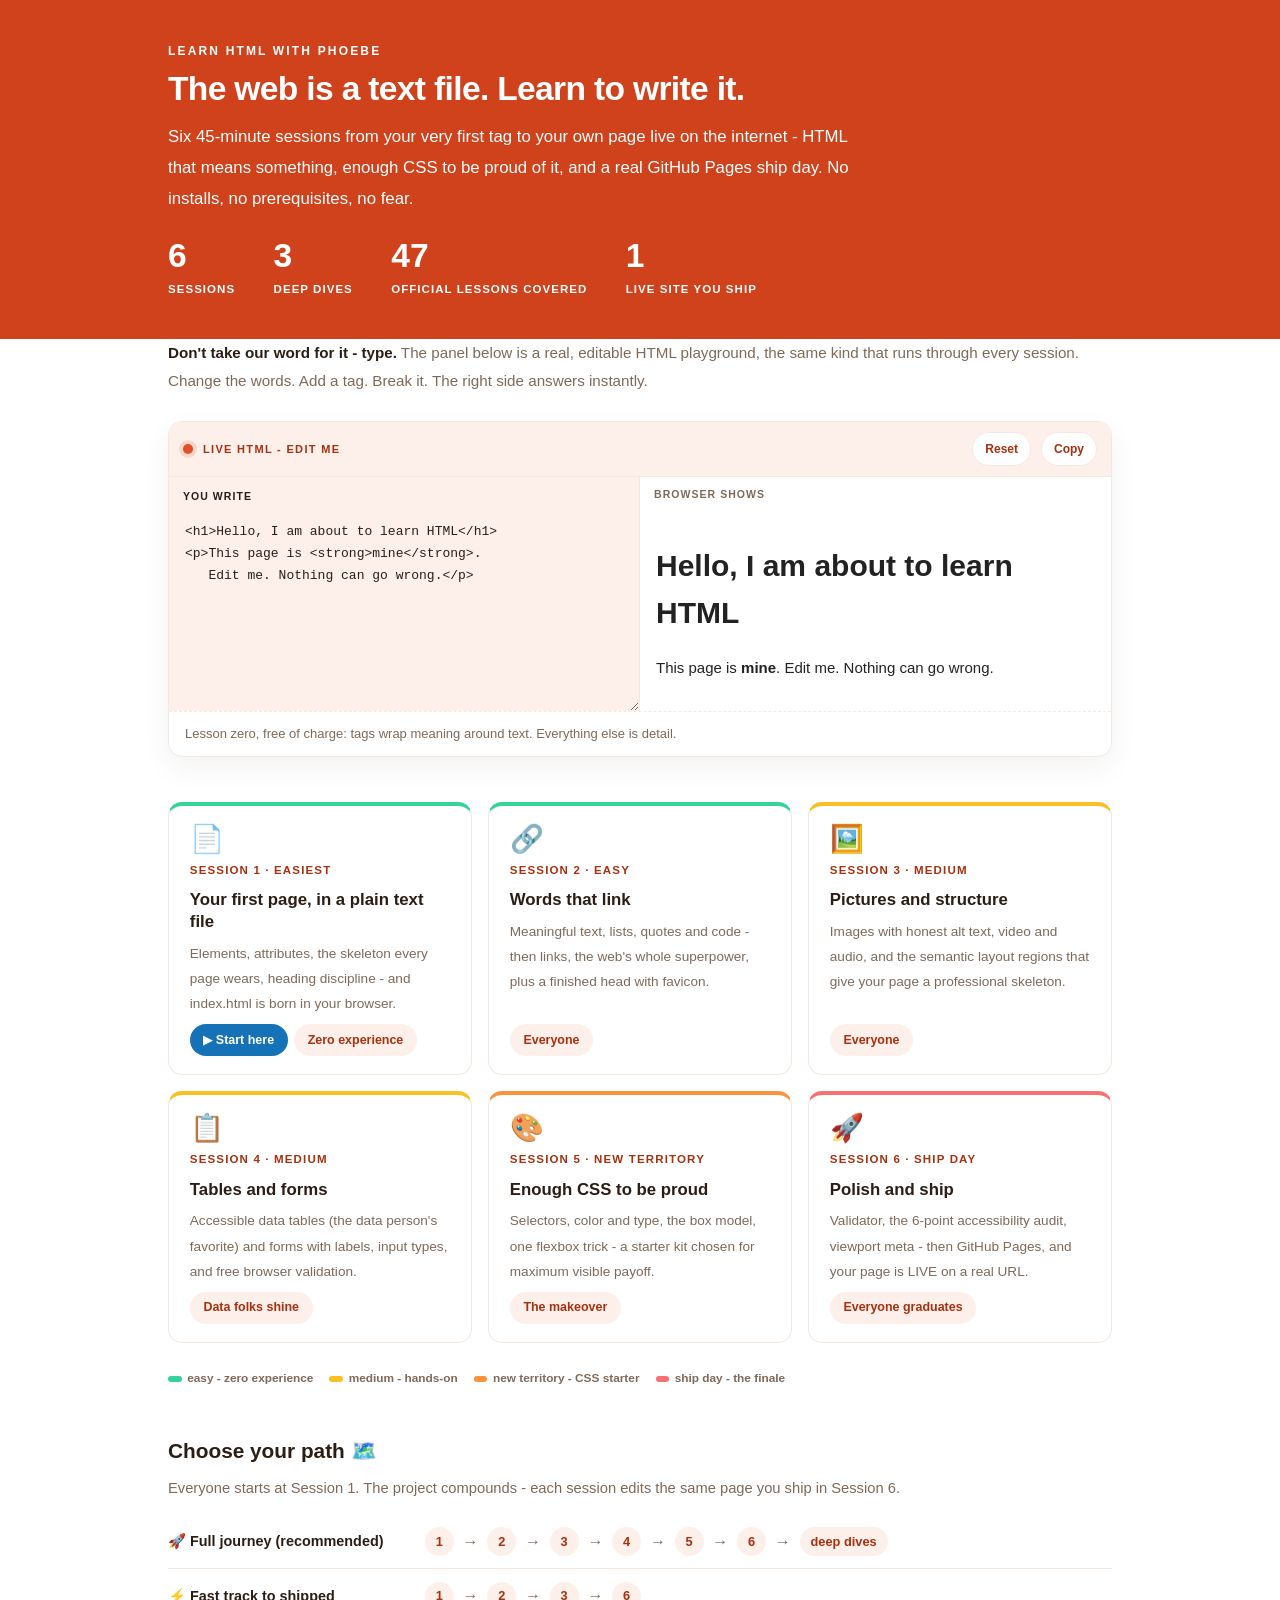
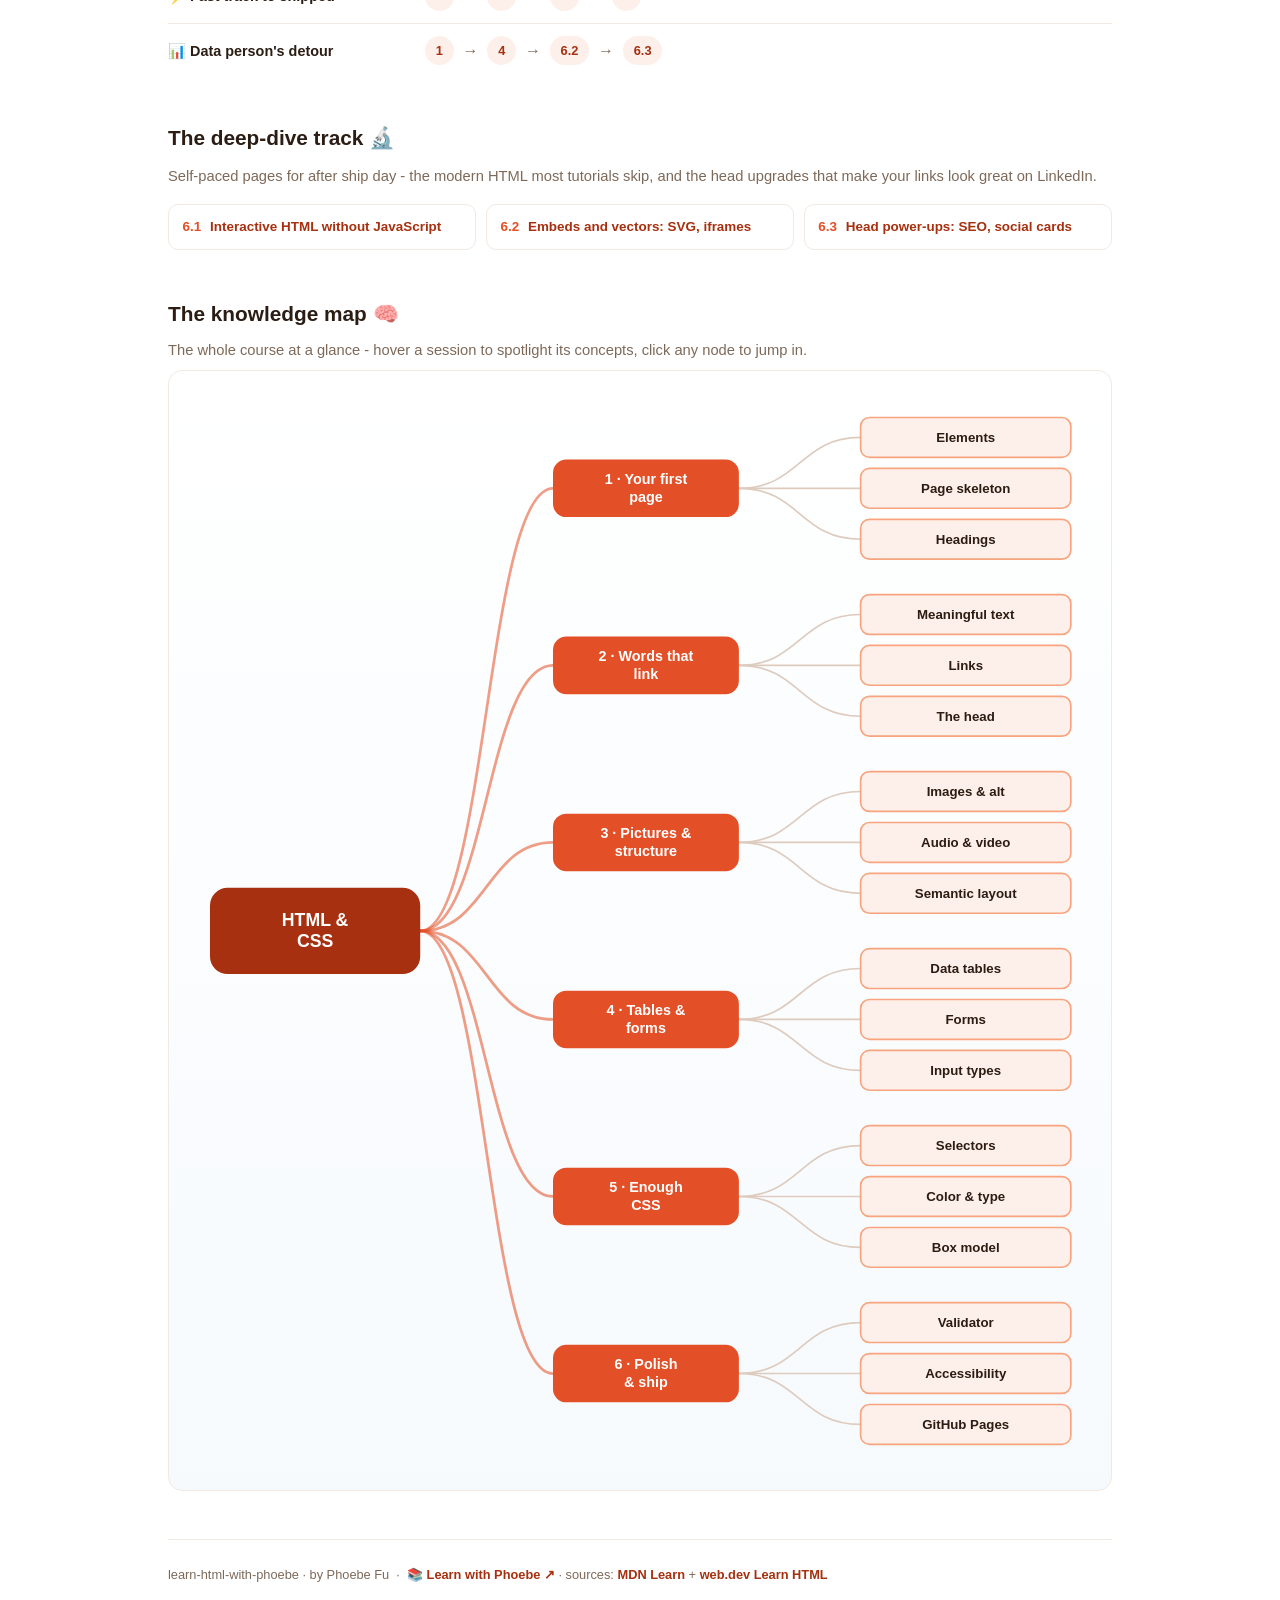
<file: index.html>
<!DOCTYPE html>
<html lang="en">
<head>
<meta charset="UTF-8">
<meta name="viewport" content="width=device-width, initial-scale=1.0">
<!-- social:start -->
<meta name="description" content="Six 45-minute sessions from your very first tag to your own page live on the internet - HTML that means something, enough CSS to be proud of it, and a real GitHub Pages ship day. No installs, no...">
<meta property="og:type" content="article">
<meta property="og:site_name" content="Learn with Phoebe">
<meta property="og:title" content="learn html with phoebe - your first page to your first live site">
<meta property="og:description" content="Six 45-minute sessions from your very first tag to your own page live on the internet - HTML that means something, enough CSS to be proud of it, and a real GitHub Pages ship day. No installs, no...">
<meta property="og:url" content="https://phoebefu6.github.io/learn-html-with-phoebe/">
<meta property="og:image" content="https://phoebefu6.github.io/learn-html-with-phoebe/assets/og-cover.png">
<meta property="og:image:width" content="1200">
<meta property="og:image:height" content="630">
<meta name="twitter:card" content="summary_large_image">
<meta name="twitter:title" content="learn html with phoebe - your first page to your first live site">
<meta name="twitter:description" content="Six 45-minute sessions from your very first tag to your own page live on the internet - HTML that means something, enough CSS to be proud of it, and a real GitHub Pages ship day. No installs, no...">
<meta name="twitter:image" content="https://phoebefu6.github.io/learn-html-with-phoebe/assets/og-cover.png">
<!-- social:end -->
<title>learn html with phoebe - your first page to your first live site</title>
<link rel="stylesheet" href="assets/style.css?v=46">
<style>
  .stats-row { display: flex; gap: 2.4rem; margin-top: 1.5rem; flex-wrap: wrap; }
  .stat b { display: block; font-size: 2.1rem; font-weight: 800; line-height: 1.05; font-variant-numeric: tabular-nums; }
  .stat span { font-size: .72rem; opacity: 1; text-transform: uppercase; letter-spacing: .09em; font-weight: 600; }

  .course-grid { display: grid; grid-template-columns: repeat(auto-fit, minmax(17rem, 1fr)); gap: 1rem; margin-top: 1.5rem; }
  .course-card {
    border: 1px solid var(--hairline);
    border-top: 4px solid var(--diff, var(--indigo));
    border-radius: var(--radius);
    padding: 1.2rem 1.3rem 1.1rem;
    display: flex;
    flex-direction: column;
    gap: .5rem;
    text-decoration: none;
    color: var(--ink);
    background: #fff;
    transition: box-shadow .15s ease, border-color .15s ease, transform .15s ease;
    position: relative;
  }
  .course-card:hover { border-color: var(--indigo-soft); border-top-color: var(--diff, var(--indigo)); box-shadow: 0 8px 28px rgba(227,79,38,.12); transform: translateY(-3px); }
  .course-card .cicon { font-size: 1.7rem; line-height: 1; }
  .course-card .cnum { font-size: .72rem; font-weight: 700; color: var(--indigo); text-transform: uppercase; letter-spacing: .1em; }
  .course-card h3 { font-size: 1.05rem; font-weight: 800; line-height: 1.3; }
  .course-card p { font-size: .85rem; color: var(--muted); flex: 1; }
  .course-card .meta { display: flex; gap: .4rem; flex-wrap: wrap; }

  .diff-legend { display: flex; gap: 1rem; margin-top: 1.6rem; font-size: .74rem; color: var(--muted); font-weight: 600; flex-wrap: wrap; }
  .diff-legend i { display: inline-block; width: .85rem; height: .35rem; border-radius: 999px; margin-right: .35rem; vertical-align: middle; }

  .paths { margin-top: 2.6rem; }
  .paths h2 { font-size: 1.3rem; font-weight: 800; margin-bottom: .3rem; }
  .paths .plede { color: var(--muted); font-size: .92rem; margin-bottom: .8rem; }
  .path { display: flex; gap: .55rem; align-items: center; padding: .75rem 0; border-bottom: .5px solid var(--hairline); flex-wrap: wrap; }
  .path:last-child { border-bottom: none; }
  .path b { min-width: 15.5rem; font-size: .9rem; }
  .path .pstep { background: var(--indigo-50); color: var(--indigo-deep); border-radius: 999px; padding: .16rem .68rem; font-weight: 700; font-size: .8rem; text-decoration: none; transition: all .12s ease; }
  .path .pstep:hover { background: var(--indigo); color: #fff; }
  .path .parr { color: var(--muted); font-weight: 700; }

  .dd-grid { display: grid; grid-template-columns: repeat(auto-fit, minmax(13rem, 1fr)); gap: .6rem; margin-top: .9rem; }
  .dd { border: 1px solid var(--hairline); border-radius: 10px; padding: .6rem .85rem; display: flex; gap: .55rem; align-items: baseline; text-decoration: none; color: var(--ink); font-weight: 600; font-size: .84rem; transition: all .12s ease; }
  .dd b { color: var(--indigo); font-variant-numeric: tabular-nums; }
  .dd:hover { border-color: var(--indigo); transform: translateY(-2px); }

  .hero-live { margin-top: -1.4rem; }
  .hero-live .hlede { color: var(--muted); font-size: .95rem; margin: 1.4rem 0 0; }
  .hero-live .hlede b { color: var(--ink); }

  .mm-section { margin-top: 1.6rem; }
  .mm-section h2 { font-size: 1.3rem; font-weight: 800; margin-bottom: .2rem; }
  .mm-section .mm-lede { color: var(--muted); font-size: .92rem; margin-bottom: .4rem; }
  .mm-wrap { border: 1px solid var(--hairline); border-radius: var(--radius); background: linear-gradient(180deg,#fff, #F6FAFD); padding: .6rem; overflow-x: auto; }
  .mm-svg { width: 100%; height: auto; display: block; max-width: 60rem; margin: 0 auto; min-width: 34rem; }
  .mm-link { cursor: pointer; text-decoration: none; }
  .mm-node rect { transition: opacity .15s ease, filter .15s ease; }
  .mm-node text { pointer-events: none; }
  .mm-link:hover .mm-node rect { filter: brightness(1.06); }
  .mm-edge { transition: opacity .15s ease; }
</style>
<style>/* contrast-patch-2 */ .cnum, .course-card .cnum, .paths a, .pagefoot a, .pstep, .path .pstep { color: var(--indigo-deep); }</style>
</head>
<body>

<header class="masthead">
  <div class="wrap">
    <div class="eyebrow">Learn HTML with Phoebe</div>
    <h1>The web is a text file. Learn to write it.</h1>
    <p class="sub">Six 45-minute sessions from your very first tag to your own page live on the internet - HTML that means something, enough CSS to be proud of it, and a real GitHub Pages ship day. No installs, no prerequisites, no fear.</p>
    <div class="stats-row">
      <div class="stat"><b data-count="6">6</b><span>sessions</span></div>
      <div class="stat"><b data-count="3">3</b><span>deep dives</span></div>
      <div class="stat"><b data-count="47">47</b><span>official lessons covered</span></div>
      <div class="stat"><b data-count="1">1</b><span>live site you ship</span></div>
    </div>
  </div>
</header>

<main class="wrap">

  <section class="section hero-live" id="live-proof">
    <p class="hlede"><b>Don't take our word for it - type.</b> The panel below is a real, editable HTML playground, the same kind that runs through every session. Change the words. Add a tag. Break it. The right side answers instantly.</p>
    <div class="pg" data-caption="Lesson zero, free of charge: tags wrap meaning around text. Everything else is detail." data-height="200">
<pre class="pg-src">
&lt;h1&gt;Hello, I am about to learn HTML&lt;/h1&gt;
&lt;p&gt;This page is &lt;strong&gt;mine&lt;/strong&gt;.
   Edit me. Nothing can go wrong.&lt;/p&gt;
</pre>
    </div>
  </section>

  

  <section class="section" id="sessions">
    <div class="course-grid">
      <a class="course-card" href="courses/01-your-first-page.html" style="--diff:#34D399">
        <span class="cicon">📄</span>
        <span class="cnum">Session 1 · easiest</span>
        <h3>Your first page, in a plain text file</h3>
        <p>Elements, attributes, the skeleton every page wears, heading discipline - and index.html is born in your browser.</p>
        <span class="meta"><span class="pill amber">▶ Start here</span><span class="pill light">Zero experience</span></span>
      </a>
      <a class="course-card" href="courses/02-words-that-link.html" style="--diff:#34D399">
        <span class="cicon">🔗</span>
        <span class="cnum">Session 2 · easy</span>
        <h3>Words that link</h3>
        <p>Meaningful text, lists, quotes and code - then links, the web's whole superpower, plus a finished head with favicon.</p>
        <span class="meta"><span class="pill light">Everyone</span></span>
      </a>
      <a class="course-card" href="courses/03-pictures-and-structure.html" style="--diff:#FBBF24">
        <span class="cicon">🖼️</span>
        <span class="cnum">Session 3 · medium</span>
        <h3>Pictures and structure</h3>
        <p>Images with honest alt text, video and audio, and the semantic layout regions that give your page a professional skeleton.</p>
        <span class="meta"><span class="pill light">Everyone</span></span>
      </a>
      <a class="course-card" href="courses/04-tables-and-forms.html" style="--diff:#FBBF24">
        <span class="cicon">📋</span>
        <span class="cnum">Session 4 · medium</span>
        <h3>Tables and forms</h3>
        <p>Accessible data tables (the data person's favorite) and forms with labels, input types, and free browser validation.</p>
        <span class="meta"><span class="pill light">Data folks shine</span></span>
      </a>
      <a class="course-card" href="courses/05-enough-css.html" style="--diff:#FB923C">
        <span class="cicon">🎨</span>
        <span class="cnum">Session 5 · new territory</span>
        <h3>Enough CSS to be proud</h3>
        <p>Selectors, color and type, the box model, one flexbox trick - a starter kit chosen for maximum visible payoff.</p>
        <span class="meta"><span class="pill light">The makeover</span></span>
      </a>
      <a class="course-card" href="courses/06-polish-and-ship.html" style="--diff:#F87171">
        <span class="cicon">🚀</span>
        <span class="cnum">Session 6 · ship day</span>
        <h3>Polish and ship</h3>
        <p>Validator, the 6-point accessibility audit, viewport meta - then GitHub Pages, and your page is LIVE on a real URL.</p>
        <span class="meta"><span class="pill light">Everyone graduates</span></span>
      </a>
    </div>
    <div class="diff-legend">
      <span><i style="background:#34D399"></i>easy - zero experience</span>
      <span><i style="background:#FBBF24"></i>medium - hands-on</span>
      <span><i style="background:#FB923C"></i>new territory - CSS starter</span>
      <span><i style="background:#F87171"></i>ship day - the finale</span>
    </div>

    <div class="paths">
      <h2>Choose your path 🗺️</h2>
      <p class="plede">Everyone starts at Session 1. The project compounds - each session edits the same page you ship in Session 6.</p>
      <div class="path"><b>🚀 Full journey (recommended)</b>
        <a class="pstep" href="courses/01-your-first-page.html">1</a><span class="parr">→</span>
        <a class="pstep" href="courses/02-words-that-link.html">2</a><span class="parr">→</span>
        <a class="pstep" href="courses/03-pictures-and-structure.html">3</a><span class="parr">→</span>
        <a class="pstep" href="courses/04-tables-and-forms.html">4</a><span class="parr">→</span>
        <a class="pstep" href="courses/05-enough-css.html">5</a><span class="parr">→</span>
        <a class="pstep" href="courses/06-polish-and-ship.html">6</a><span class="parr">→</span>
        <a class="pstep" href="courses/61-interactive-html.html">deep dives</a>
      </div>
      <div class="path"><b>⚡ Fast track to shipped</b>
        <a class="pstep" href="courses/01-your-first-page.html">1</a><span class="parr">→</span>
        <a class="pstep" href="courses/02-words-that-link.html">2</a><span class="parr">→</span>
        <a class="pstep" href="courses/03-pictures-and-structure.html">3</a><span class="parr">→</span>
        <a class="pstep" href="courses/06-polish-and-ship.html">6</a>
      </div>
      <div class="path"><b>📊 Data person's detour</b>
        <a class="pstep" href="courses/01-your-first-page.html">1</a><span class="parr">→</span>
        <a class="pstep" href="courses/04-tables-and-forms.html">4</a><span class="parr">→</span>
        <a class="pstep" href="courses/62-embeds-and-vectors.html">6.2</a><span class="parr">→</span>
        <a class="pstep" href="courses/63-head-power-ups.html">6.3</a>
      </div>
    </div>

    <div class="paths">
      <h2>The deep-dive track 🔬</h2>
      <p class="plede">Self-paced pages for after ship day - the modern HTML most tutorials skip, and the head upgrades that make your links look great on LinkedIn.</p>
      <div class="dd-grid">
        <a class="dd" href="courses/61-interactive-html.html"><b>6.1</b>Interactive HTML without JavaScript</a>
        <a class="dd" href="courses/62-embeds-and-vectors.html"><b>6.2</b>Embeds and vectors: SVG, iframes</a>
        <a class="dd" href="courses/63-head-power-ups.html"><b>6.3</b>Head power-ups: SEO, social cards</a>
      </div>
    </div>
  </section>

  <section class="section mm-section">
    <h2>The knowledge map 🧠</h2>
    <p class="mm-lede">The whole course at a glance - hover a session to spotlight its concepts, click any node to jump in.</p>
    <div class="mm-wrap"><div id="mindmap"></div></div>
  </section>

  <footer class="pagefoot">
    <span>learn-html-with-phoebe · by Phoebe Fu &nbsp;·&nbsp; 📚 <a href="https://phoebefu6.github.io/learn-with-phoebe/">Learn with Phoebe ↗</a> · sources: <a href="https://developer.mozilla.org/en-US/docs/Learn_web_development" target="_blank" rel="noopener">MDN Learn</a> + <a href="https://web.dev/learn/html" target="_blank" rel="noopener">web.dev Learn HTML</a></span>
  </footer>
</main>

<script>
window.MINDMAP_DATA = {
  title: "HTML &\nCSS",
  centerColor: "#A6300F",
  sessions: [
    { label: "Your first\npage", href: "courses/01-your-first-page.html", color: "#34D399",
      concepts: [
        { label: "Elements", href: "courses/01-your-first-page.html" },
        { label: "Page skeleton", href: "courses/01-your-first-page.html" },
        { label: "Headings", href: "courses/01-your-first-page.html" } ] },
    { label: "Words that\nlink", href: "courses/02-words-that-link.html", color: "#34D399",
      concepts: [
        { label: "Meaningful text", href: "courses/02-words-that-link.html" },
        { label: "Links", href: "courses/02-words-that-link.html" },
        { label: "The head", href: "courses/02-words-that-link.html" } ] },
    { label: "Pictures &\nstructure", href: "courses/03-pictures-and-structure.html", color: "#FBBF24",
      concepts: [
        { label: "Images & alt", href: "courses/03-pictures-and-structure.html" },
        { label: "Audio & video", href: "courses/03-pictures-and-structure.html" },
        { label: "Semantic layout", href: "courses/03-pictures-and-structure.html" } ] },
    { label: "Tables &\nforms", href: "courses/04-tables-and-forms.html", color: "#FBBF24",
      concepts: [
        { label: "Data tables", href: "courses/04-tables-and-forms.html" },
        { label: "Forms", href: "courses/04-tables-and-forms.html" },
        { label: "Input types", href: "courses/04-tables-and-forms.html" } ] },
    { label: "Enough\nCSS", href: "courses/05-enough-css.html", color: "#FB923C",
      concepts: [
        { label: "Selectors", href: "courses/05-enough-css.html" },
        { label: "Color & type", href: "courses/05-enough-css.html" },
        { label: "Box model", href: "courses/05-enough-css.html" } ] },
    { label: "Polish\n& ship", href: "courses/06-polish-and-ship.html", color: "#F87171",
      concepts: [
        { label: "Validator", href: "courses/06-polish-and-ship.html" },
        { label: "Accessibility", href: "courses/06-polish-and-ship.html" },
        { label: "GitHub Pages", href: "courses/06-polish-and-ship.html" } ] }
  ]
};
</script>
<script src="assets/mindmap.js?v=17"></script>
<script src="assets/app.js?v=44"></script>
<script src="assets/html-live.js?v=17"></script>
</body>
</html>
</file>
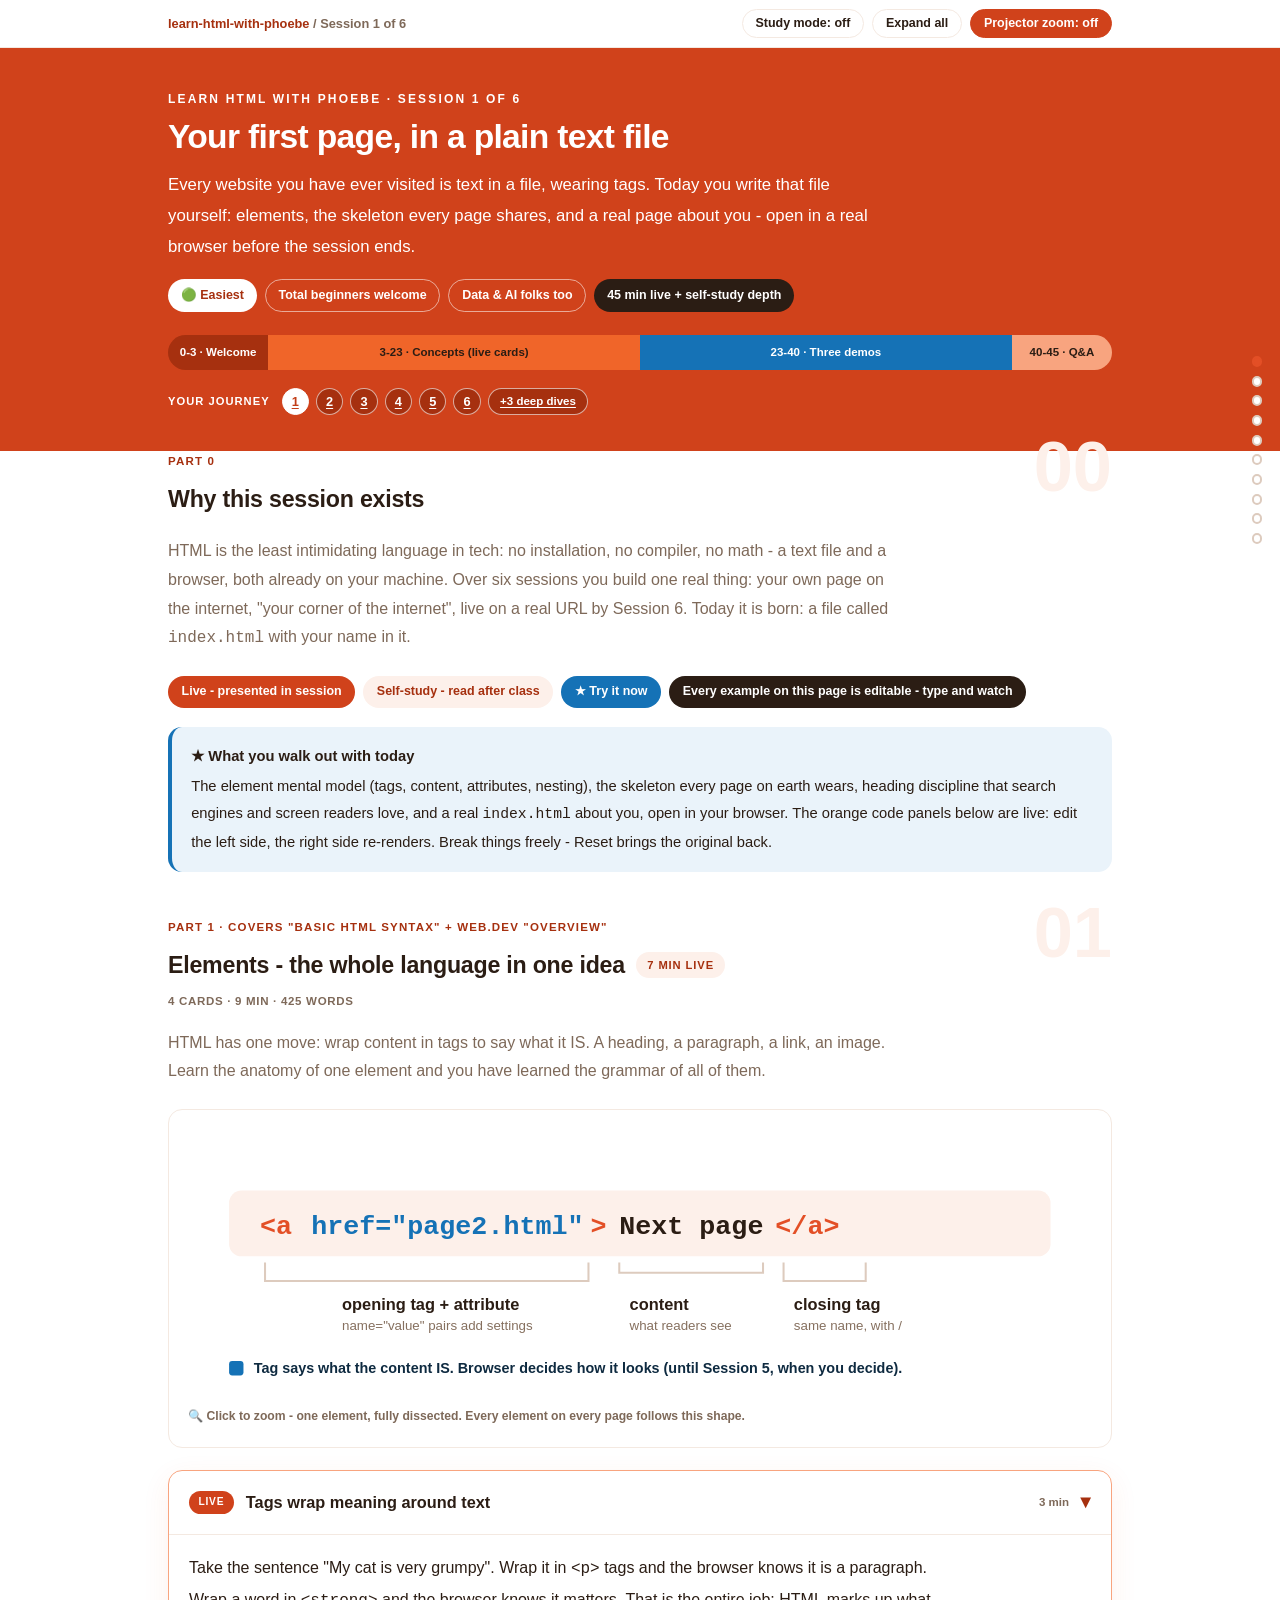
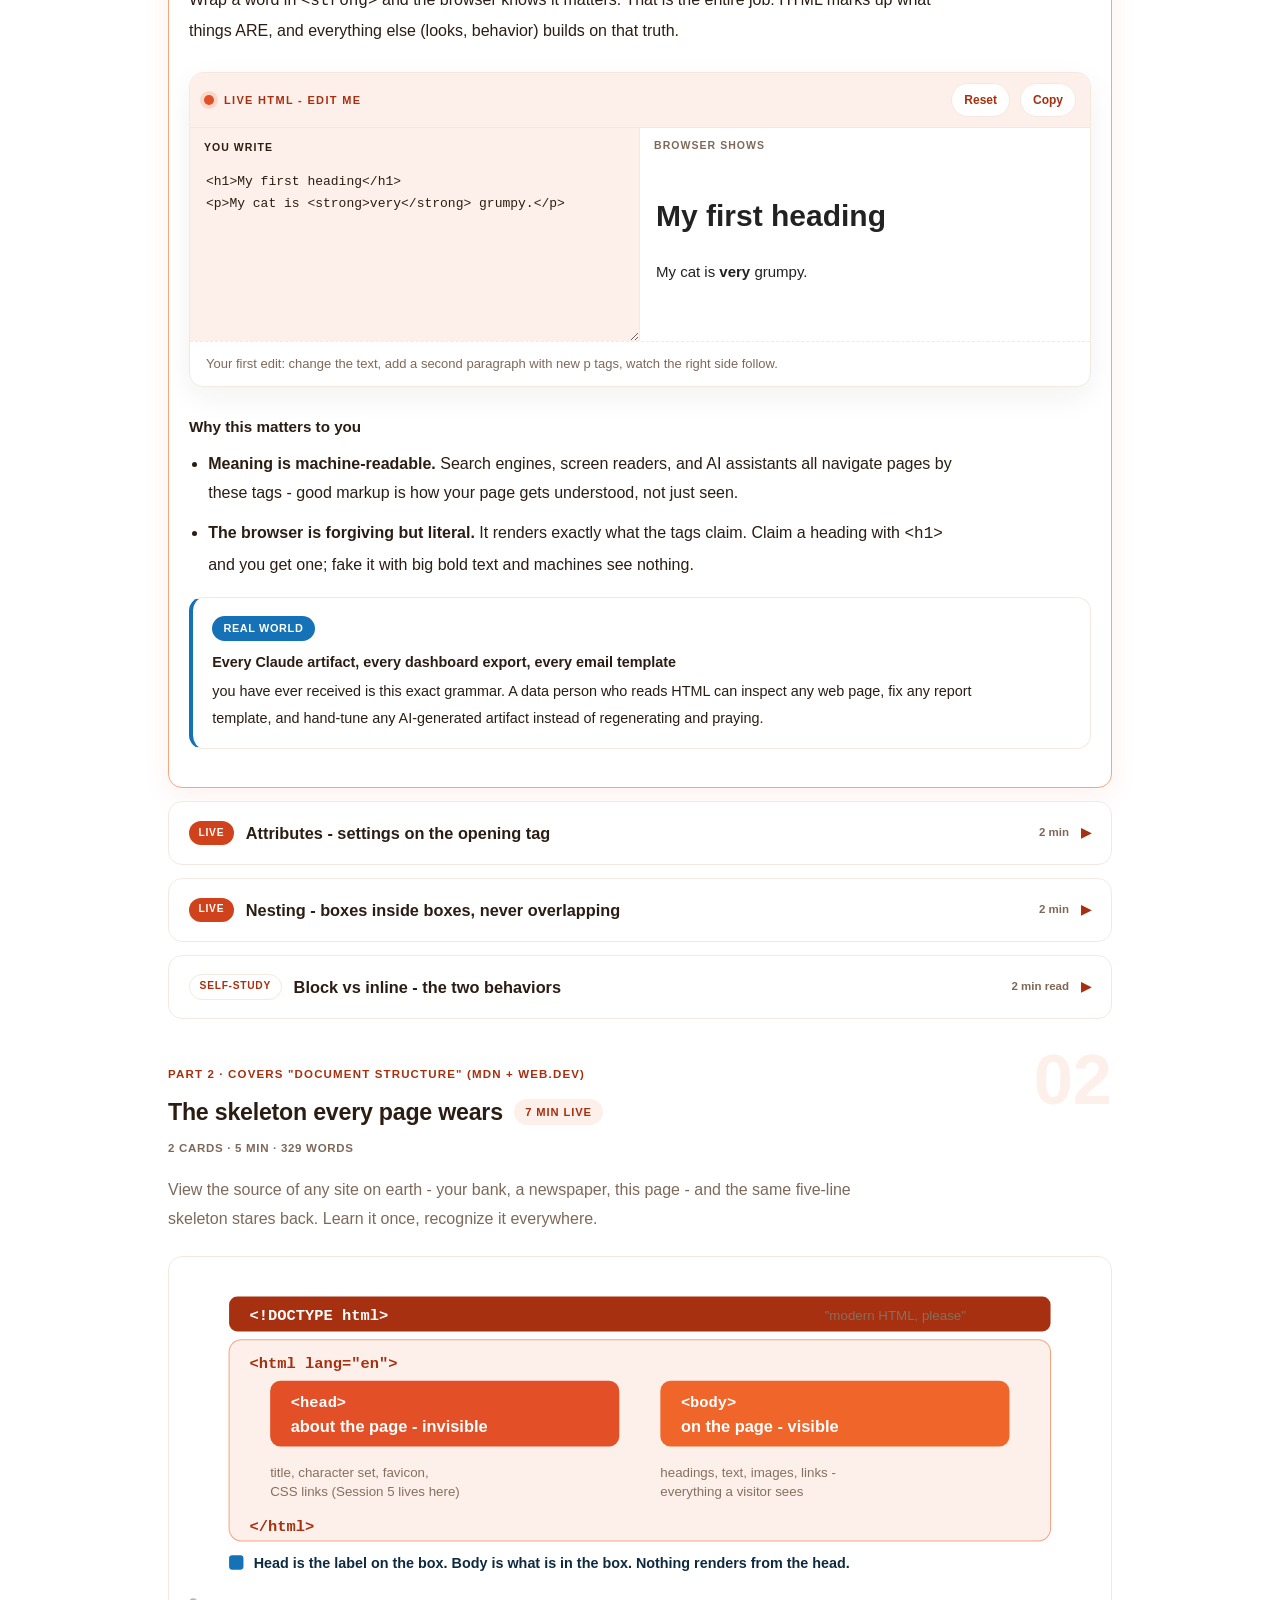
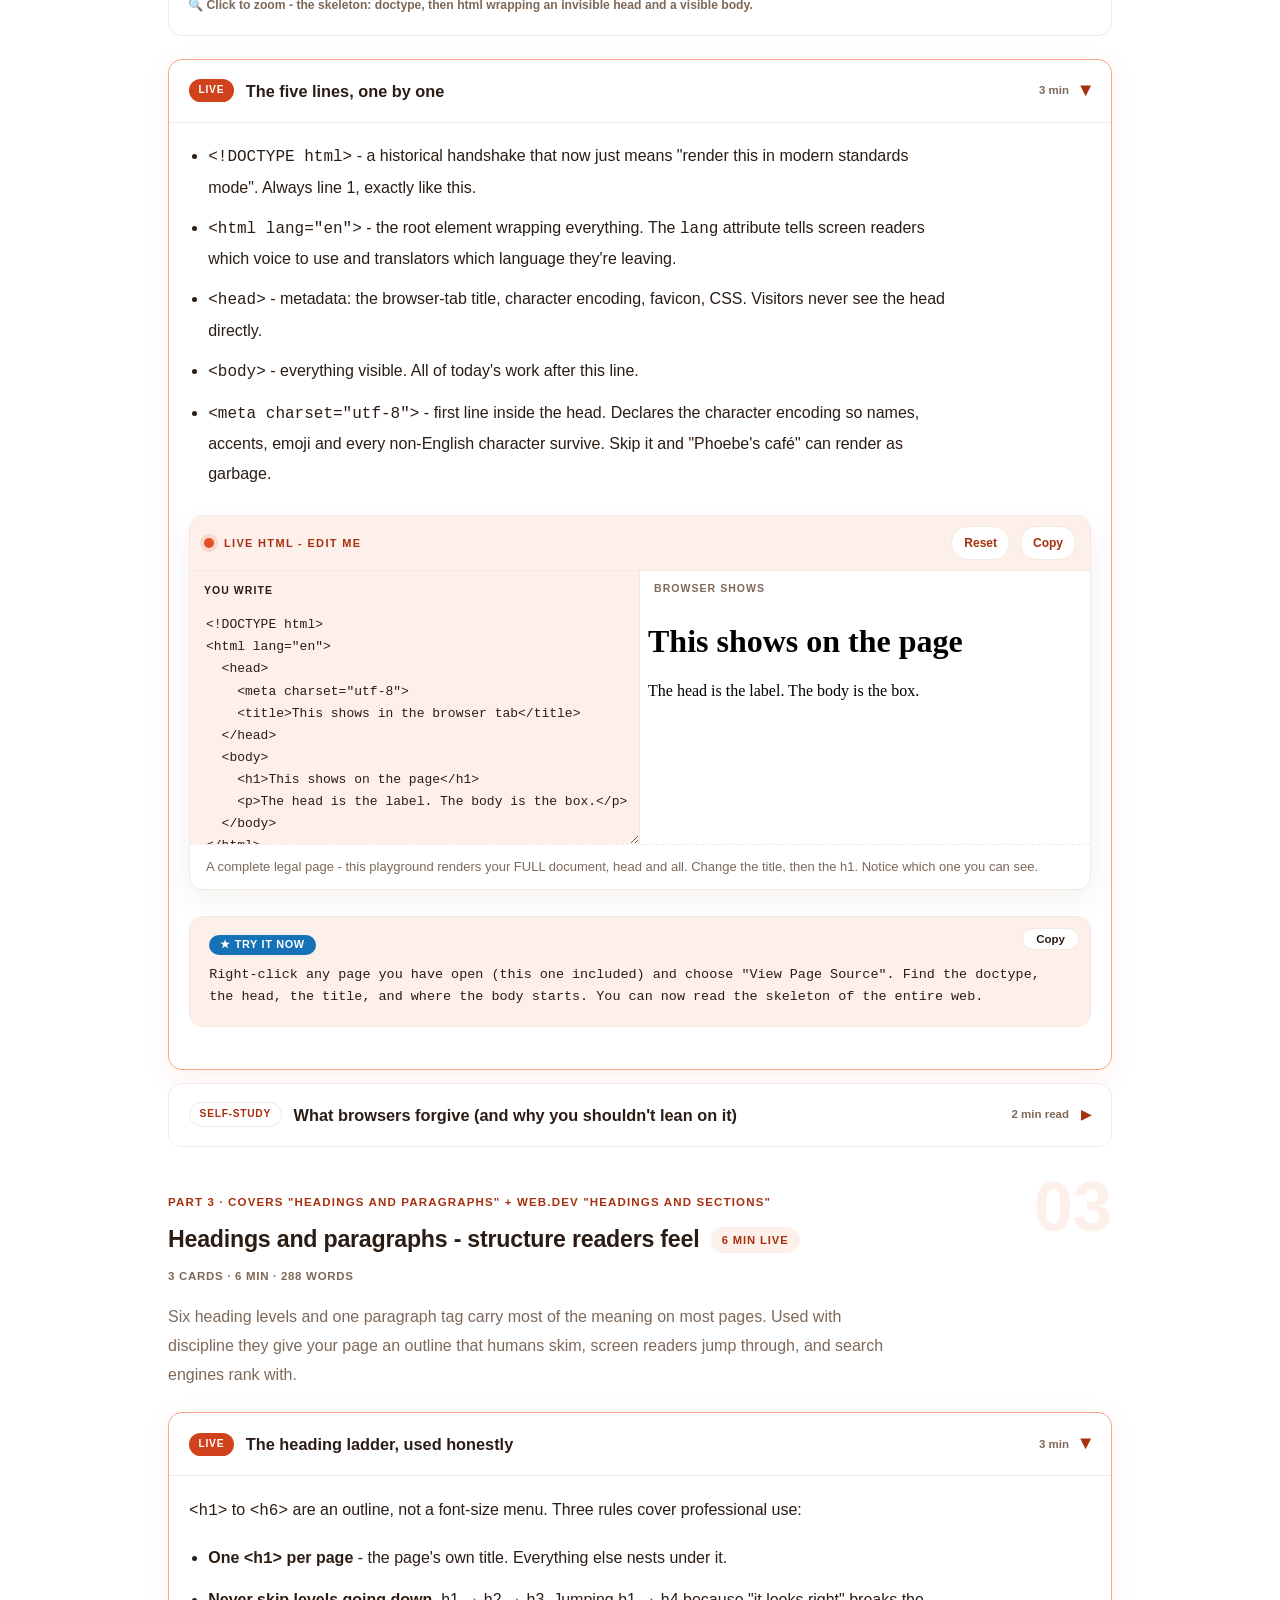
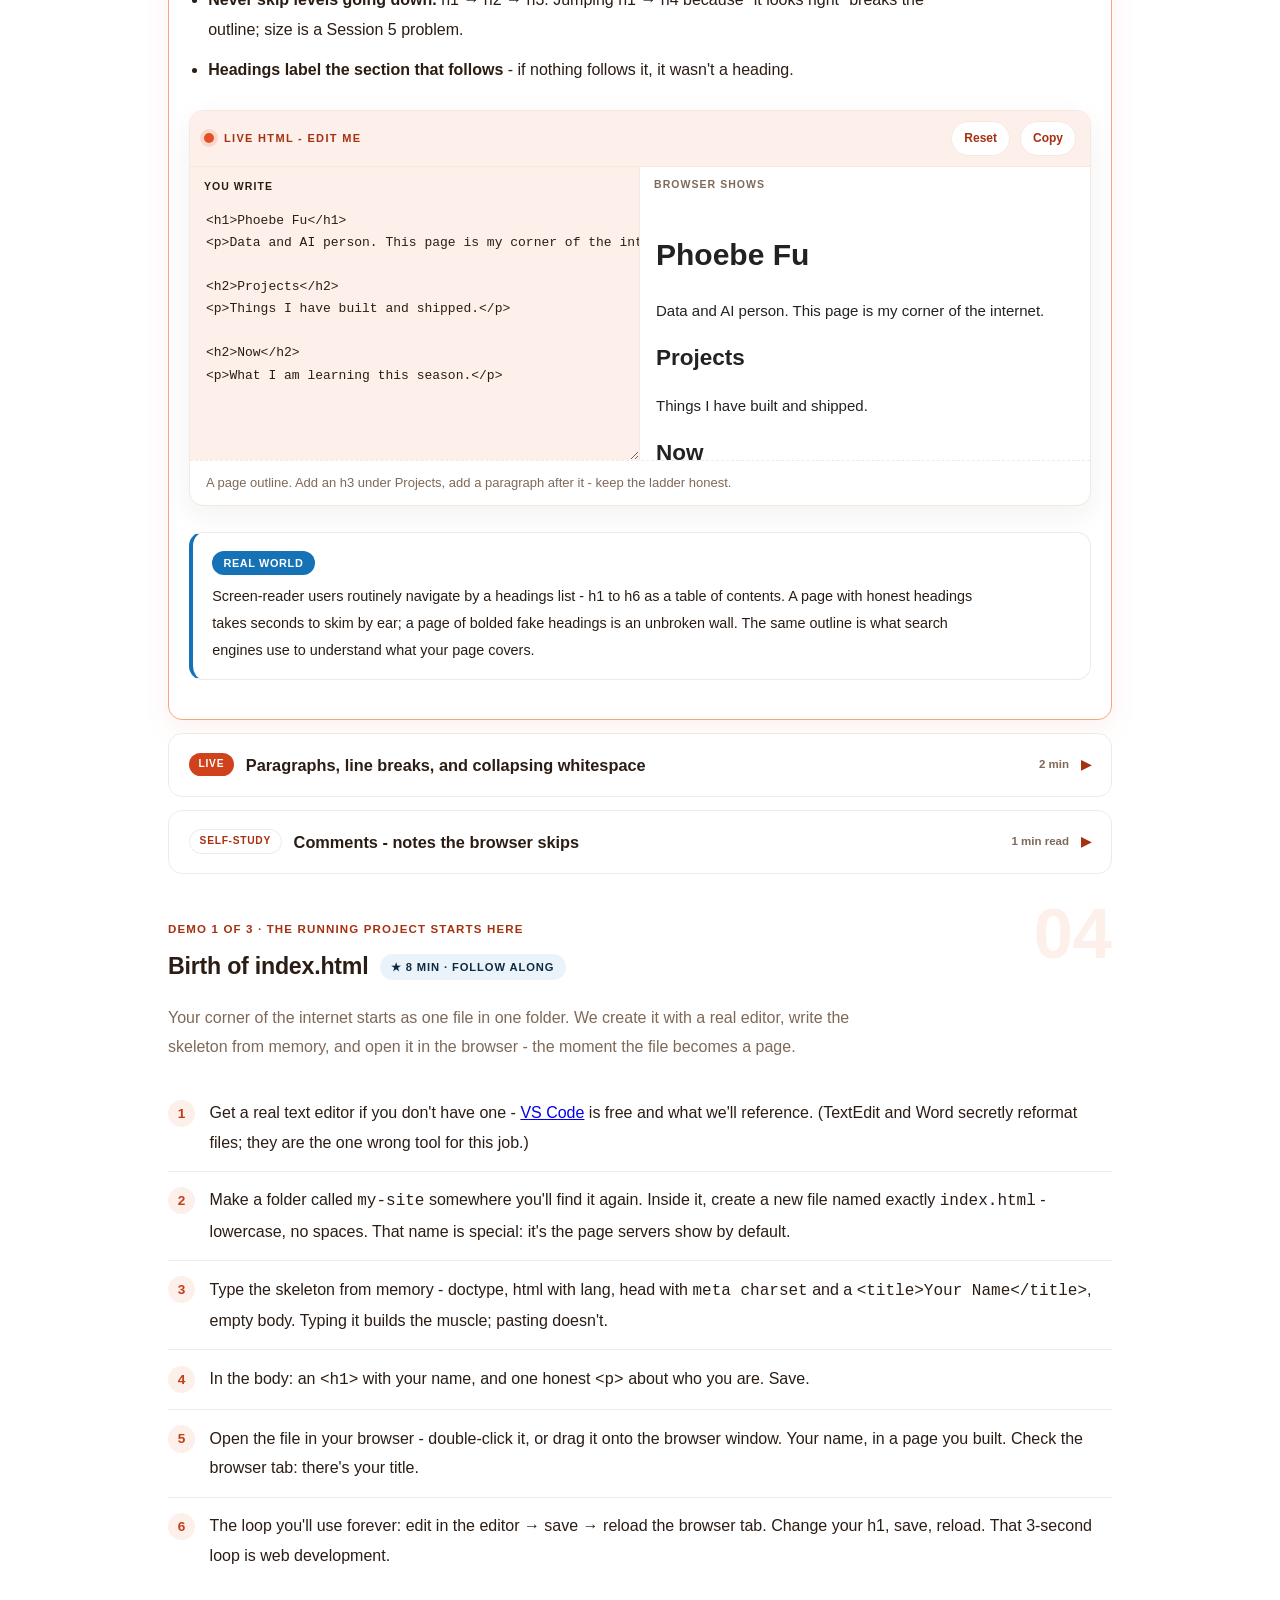
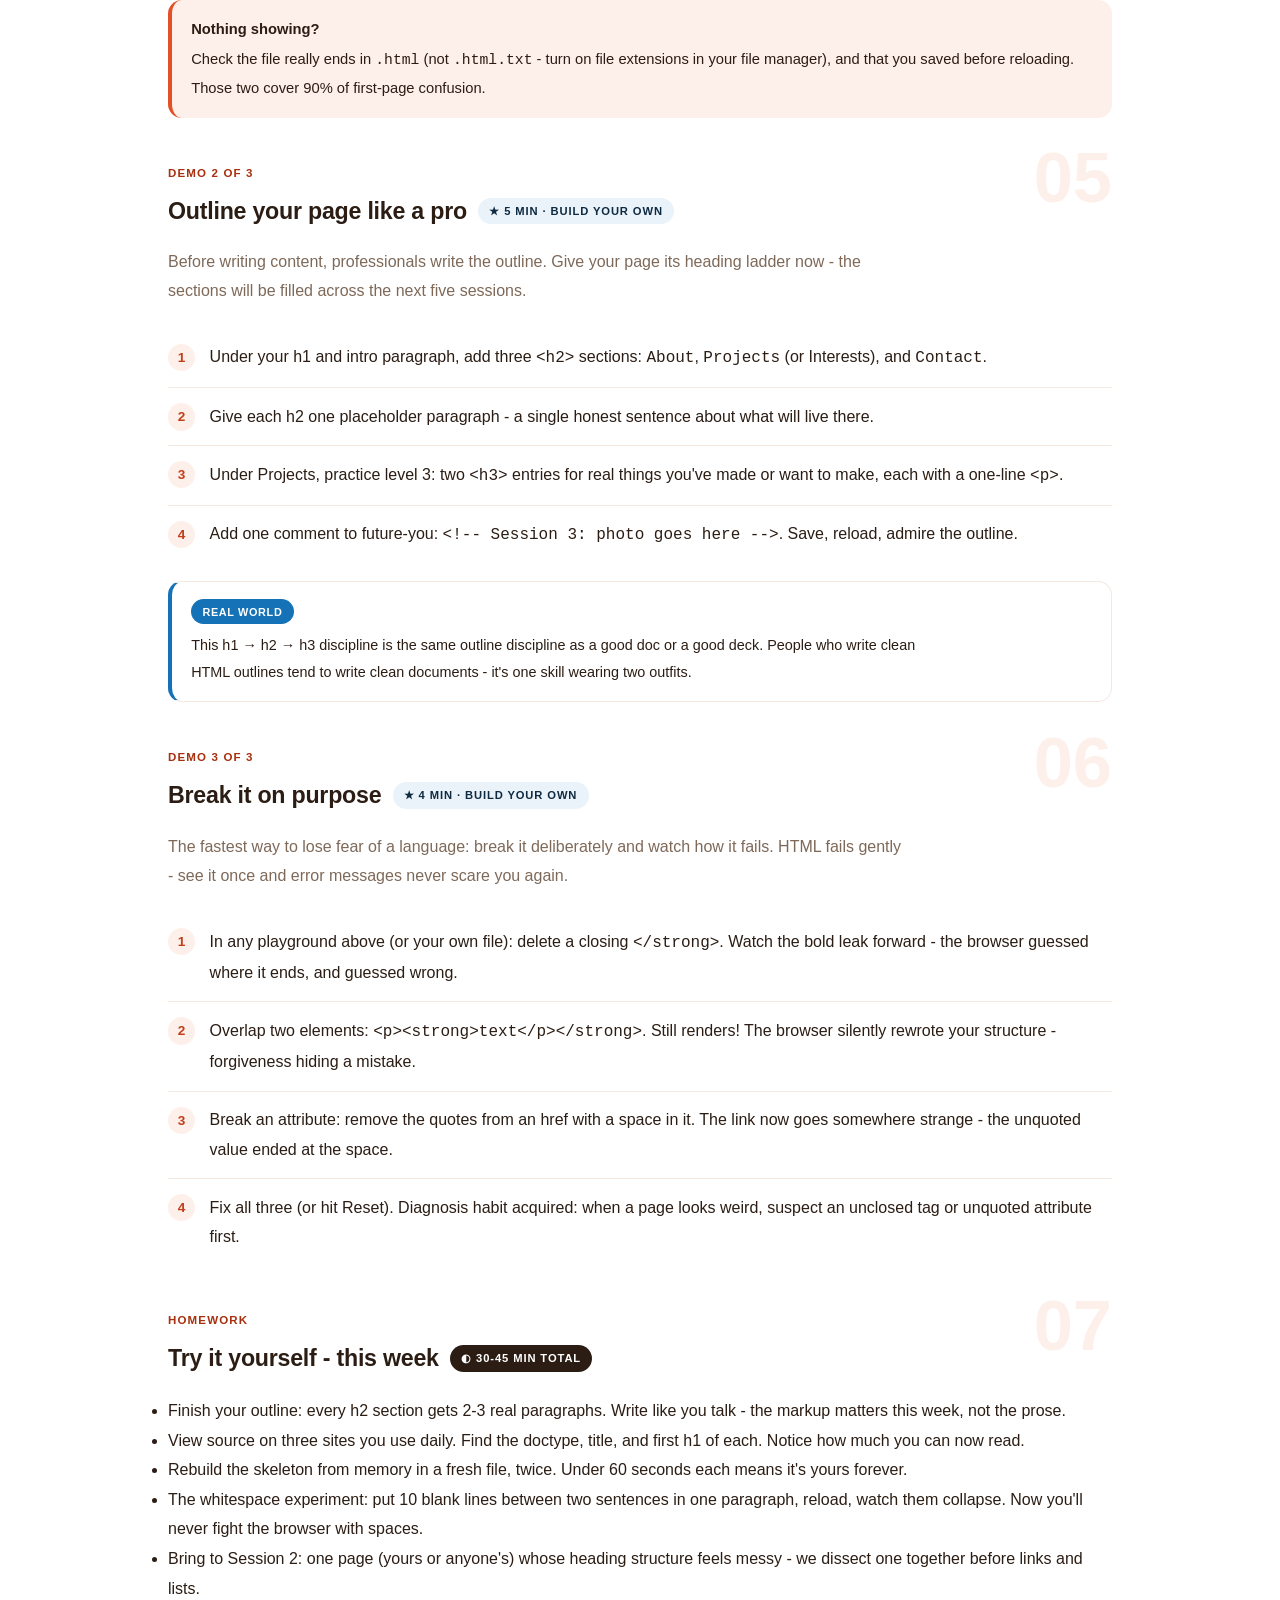
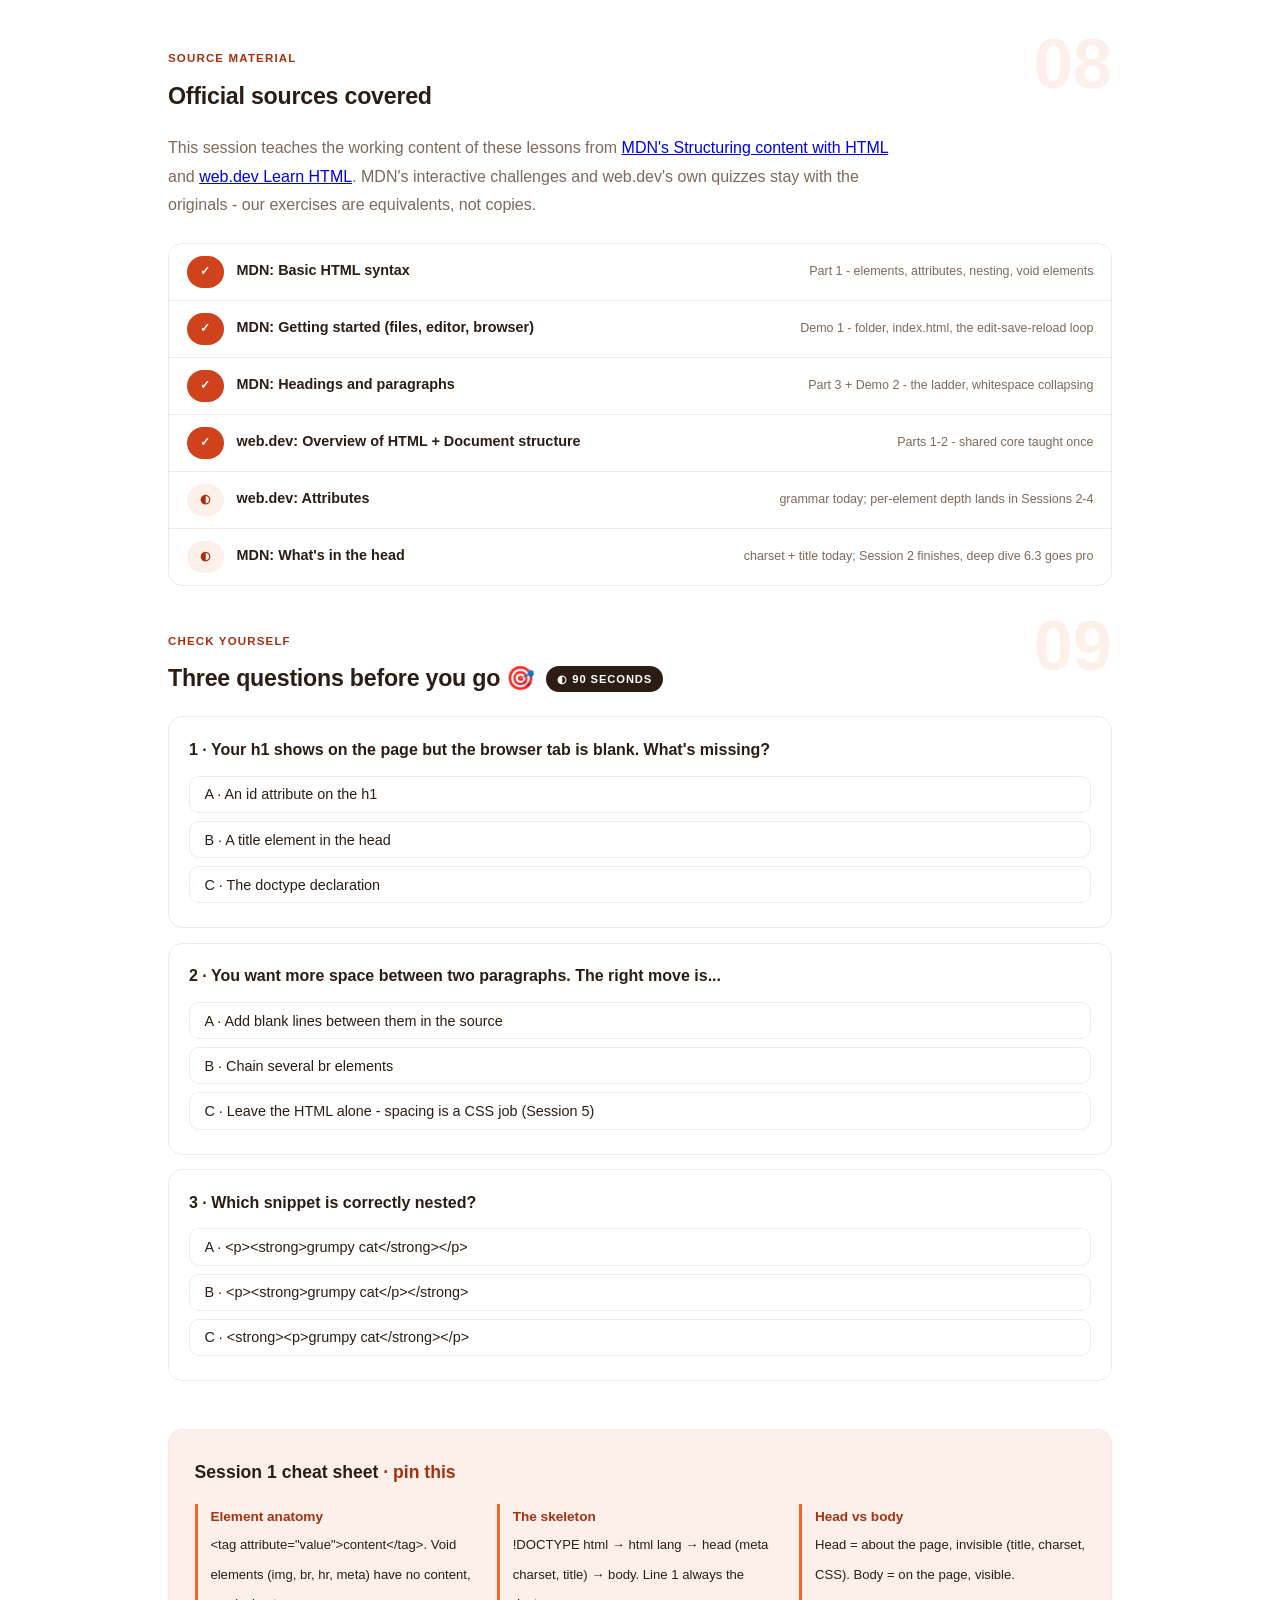
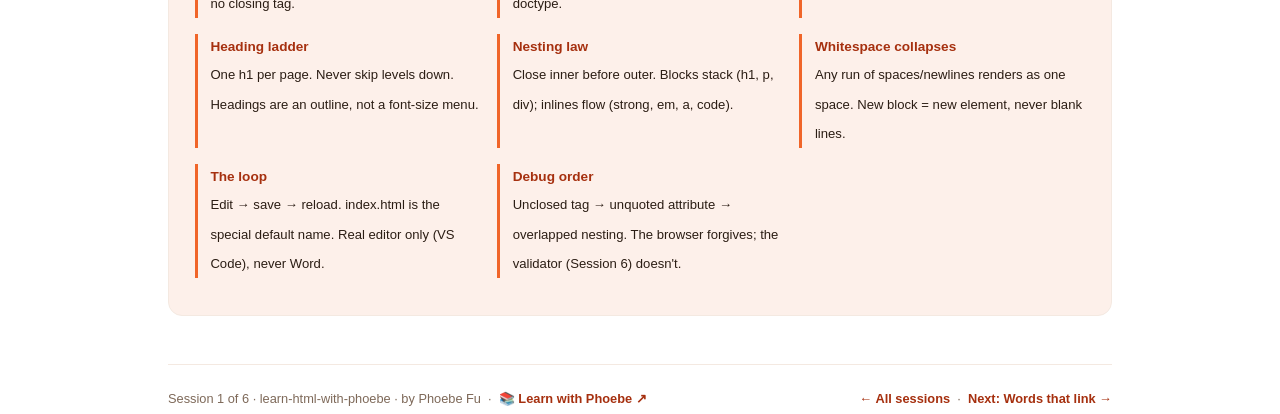
<file: courses/01-your-first-page.html>
<!DOCTYPE html>
<html lang="en">
<head>
<meta charset="UTF-8">
<meta name="viewport" content="width=device-width, initial-scale=1.0">
<!-- social:start -->
<meta name="description" content="HTML is the least intimidating language in tech: no installation, no compiler, no math - a text file and a browser, both already on your machine. Over six sessions you build one real thing...">
<meta property="og:type" content="article">
<meta property="og:site_name" content="Learn with Phoebe">
<meta property="og:title" content="Your first page , in a plain text file - learn html with phoebe">
<meta property="og:description" content="HTML is the least intimidating language in tech: no installation, no compiler, no math - a text file and a browser, both already on your machine. Over six sessions you build one real thing...">
<meta property="og:url" content="https://phoebefu6.github.io/learn-html-with-phoebe/courses/01-your-first-page.html">
<meta property="og:image" content="https://phoebefu6.github.io/learn-html-with-phoebe/assets/og-cover.png">
<meta property="og:image:width" content="1200">
<meta property="og:image:height" content="630">
<meta name="twitter:card" content="summary_large_image">
<meta name="twitter:title" content="Your first page , in a plain text file - learn html with phoebe">
<meta name="twitter:description" content="HTML is the least intimidating language in tech: no installation, no compiler, no math - a text file and a browser, both already on your machine. Over six sessions you build one real thing...">
<meta name="twitter:image" content="https://phoebefu6.github.io/learn-html-with-phoebe/assets/og-cover.png">
<!-- social:end -->
<title>Session 1 · Your first page - learn html with phoebe</title>
<link rel="stylesheet" href="../assets/style.css?v=45">
</head>
<body>

<div class="toolbar">
  <div class="wrap">
    <span class="crumb"><a href="../index.html">learn-html-with-phoebe</a> / Session 1 of 6</span>
    <button class="btn" id="toggle-all" type="button">Expand all</button>
    <button class="btn primary" id="zoom-toggle" type="button">Projector zoom: off</button>
  </div>
</div>

<header class="masthead">
  <div class="wrap">
    <div class="eyebrow">Learn HTML with Phoebe · Session 1 of 6</div>
    <h1>Your <span class="accent">first page</span>, in a plain text file</h1>
    <p class="sub">Every website you have ever visited is text in a file, wearing tags. Today you write that file yourself: elements, the skeleton every page shares, and a real page about you - open in a real browser before the session ends.</p>
    <div class="chip-row">
      <span class="chip level">🟢 Easiest</span>
      <span class="chip audience">Total beginners welcome</span>
      <span class="chip audience">Data &amp; AI folks too</span>
      <span class="chip time">45 min live + self-study depth</span>
    </div>
    <div class="agenda">
      <span class="a1" style="flex:1">0-3 · Welcome</span>
      <span class="a2" style="flex:4">3-23 · Concepts (live cards)</span>
      <span class="a3" style="flex:4">23-40 · Three demos</span>
      <span class="a4" style="flex:1">40-45 · Q&amp;A</span>
    </div>
  </div>
</header>

<main class="wrap">

  <!-- ============ INTRO ============ -->
  <section class="section" id="intro">
    <div class="section-kicker">
      <span class="klabel">Part 0</span>
      <h2>Why this session exists</h2>
    </div>
    <p class="lede">HTML is the least intimidating language in tech: no installation, no compiler, no math - a text file and a browser, both already on your machine. Over six sessions you build one real thing: your own page on the internet, "your corner of the internet", live on a real URL by Session 6. Today it is born: a file called <code>index.html</code> with your name in it.</p>
    <div class="legend">
      <span class="pill solid">Live - presented in session</span>
      <span class="pill light">Self-study - read after class</span>
      <span class="pill peach">★ Try it now</span>
      <span class="pill inkpill">Every example on this page is editable - type and watch</span>
    </div>
    <div class="callout win">
      <strong>★ What you walk out with today</strong>
      The element mental model (tags, content, attributes, nesting), the skeleton every page on earth wears, heading discipline that search engines and screen readers love, and a real <code>index.html</code> about you, open in your browser. The orange code panels below are live: edit the left side, the right side re-renders. Break things freely - Reset brings the original back.
    </div>
  </section>

  <!-- ============ PART 1: ELEMENTS ============ -->
  <section class="section" id="elements">
    <div class="section-kicker">
      <span class="klabel">Part 1 · covers "Basic HTML syntax" + web.dev "Overview"</span>
      <h2>Elements - the whole language in one idea <span class="tag concept">7 min live</span></h2>
    </div>
    <p class="lede">HTML has one move: wrap content in tags to say what it IS. A heading, a paragraph, a link, an image. Learn the anatomy of one element and you have learned the grammar of all of them.</p>

    <figure class="zoomable">
      <svg viewBox="0 0 880 260" xmlns="http://www.w3.org/2000/svg" role="img" aria-label="Anatomy of an HTML element: opening tag with attribute, content, closing tag">
        <style>
          .elC { font: 600 26px 'SF Mono', Menlo, monospace; fill: #2B1D14; }
          .elO { font: 600 26px 'SF Mono', Menlo, monospace; fill: #E34F26; }
          .elA { font: 600 26px 'SF Mono', Menlo, monospace; fill: #1572B6; }
          .elT { font: 700 16px Inter, sans-serif; fill: #2B1D14; }
          .elX { font: 400 13px Inter, sans-serif; fill: #86705F; }
          .elN { font: 600 14px Inter, sans-serif; fill: #0E2A40; }
          .elBr { stroke: #DDCBBE; stroke-width: 2; fill: none; }
        </style>
        <rect x="40" y="60" width="800" height="64" rx="12" fill="#FDF0EA"/>
        <text class="elO" x="70" y="102">&lt;a</text>
        <text class="elA" x="120" y="102">href="page2.html"</text>
        <text class="elO" x="392" y="102">&gt;</text>
        <text class="elC" x="420" y="102">Next page</text>
        <text class="elO" x="572" y="102">&lt;/a&gt;</text>
        <path class="elBr" d="M75,130 L75,148 L390,148 L390,130"/>
        <text class="elT" x="150" y="176">opening tag + attribute</text>
        <text class="elX" x="150" y="196">name="value" pairs add settings</text>
        <path class="elBr" d="M420,130 L420,140 L560,140 L560,130"/>
        <text class="elT" x="430" y="176">content</text>
        <text class="elX" x="430" y="196">what readers see</text>
        <path class="elBr" d="M580,130 L580,148 L660,148 L660,130"/>
        <text class="elT" x="590" y="176">closing tag</text>
        <text class="elX" x="590" y="196">same name, with /</text>
        <rect x="40" y="226" width="14" height="14" rx="3" fill="#1572B6"/>
        <text class="elN" x="64" y="238">Tag says what the content IS. Browser decides how it looks (until Session 5, when you decide).</text>
      </svg>
      <figcaption>🔍 Click to zoom - one element, fully dissected. Every element on every page follows this shape.</figcaption>
    </figure>

    <details class="card" open>
      <summary><span class="mode live">Live</span>Tags wrap meaning around text<span class="mini">3 min</span><span class="caret">▶</span></summary>
      <div class="body">
        <p>Take the sentence "My cat is very grumpy". Wrap it in <code>&lt;p&gt;</code> tags and the browser knows it is a paragraph. Wrap a word in <code>&lt;strong&gt;</code> and the browser knows it matters. That is the entire job: HTML marks up what things ARE, and everything else (looks, behavior) builds on that truth.</p>
        <div class="pg" data-caption="Your first edit: change the text, add a second paragraph with new p tags, watch the right side follow." data-height="180">
<pre class="pg-src">
&lt;h1&gt;My first heading&lt;/h1&gt;
&lt;p&gt;My cat is &lt;strong&gt;very&lt;/strong&gt; grumpy.&lt;/p&gt;
</pre>
        </div>
        <h4>Why this matters to you</h4>
        <ul>
          <li><strong>Meaning is machine-readable.</strong> Search engines, screen readers, and AI assistants all navigate pages by these tags - good markup is how your page gets understood, not just seen.</li>
          <li><strong>The browser is forgiving but literal.</strong> It renders exactly what the tags claim. Claim a heading with <code>&lt;h1&gt;</code> and you get one; fake it with big bold text and machines see nothing.</li>
        </ul>
        <div class="callout example">
          <span class="ex-pill">Real world</span>
          <p><strong>Every Claude artifact, every dashboard export, every email template</strong> you have ever received is this exact grammar. A data person who reads HTML can inspect any web page, fix any report template, and hand-tune any AI-generated artifact instead of regenerating and praying.</p>
        </div>
      </div>
    </details>

    <details class="card">
      <summary><span class="mode live">Live</span>Attributes - settings on the opening tag<span class="mini">2 min</span><span class="caret">▶</span></summary>
      <div class="body">
        <p>Attributes are <code>name="value"</code> pairs that live in the opening tag and configure the element: where a link goes (<code>href</code>), which file an image shows (<code>src</code>), what a screen reader says about it (<code>alt</code>). Rules: space before the attribute, value in quotes, never inside the content.</p>
        <div class="pg" data-caption="Change the href to https://mermaid.js.org and the link text to match. Attribute = setting." data-height="150">
<pre class="pg-src">
&lt;p&gt;My favorite reference is
  &lt;a href="https://developer.mozilla.org"&gt;MDN&lt;/a&gt;.
&lt;/p&gt;
</pre>
        </div>
        <div class="callout tip">
          <strong>The quote habit</strong>
          Always quote attribute values: <code>href="page.html"</code>. Unquoted values work until a space or special character breaks them silently - quoting is the seatbelt.
        </div>
      </div>
    </details>

    <details class="card">
      <summary><span class="mode live">Live</span>Nesting - boxes inside boxes, never overlapping<span class="mini">2 min</span><span class="caret">▶</span></summary>
      <div class="body">
        <p>Elements go inside other elements - a <code>&lt;strong&gt;</code> inside a <code>&lt;p&gt;</code> inside the page. The one law: close inner elements before outer ones. <code>&lt;p&gt;&lt;strong&gt;text&lt;/strong&gt;&lt;/p&gt;</code> is nested; <code>&lt;p&gt;&lt;strong&gt;text&lt;/p&gt;&lt;/strong&gt;</code> is overlapped, and the browser has to guess what you meant.</p>
        <ul>
          <li><strong>Indent nested elements</strong> two spaces - the browser doesn't care, the next human (you, next month) does.</li>
          <li><strong>Void elements</strong> have no content and no closing tag: <code>&lt;img&gt;</code>, <code>&lt;br&gt;</code>, <code>&lt;hr&gt;</code>, <code>&lt;meta&gt;</code>. They are settings-only elements - all attributes, no text.</li>
        </ul>
      </div>
    </details>

    <details class="card">
      <summary><span class="mode self">Self-study</span>Block vs inline - the two behaviors<span class="mini">2 min read</span><span class="caret">▶</span></summary>
      <div class="body">
        <p>Every element has one of two default behaviors, and knowing which is which explains most "why is it on a new line?" surprises:</p>
        <ul>
          <li><strong>Block elements</strong> claim a full row and stack downward: <code>&lt;h1&gt;</code>-<code>&lt;h6&gt;</code>, <code>&lt;p&gt;</code>, <code>&lt;ul&gt;</code>, <code>&lt;div&gt;</code>, and the structural elements from Session 3.</li>
          <li><strong>Inline elements</strong> flow inside a line of text without breaking it: <code>&lt;strong&gt;</code>, <code>&lt;em&gt;</code>, <code>&lt;a&gt;</code>, <code>&lt;code&gt;</code>, <code>&lt;span&gt;</code>.</li>
        </ul>
        <div class="pg" data-caption="Blocks stack, inlines flow. Move the strong tags around; try turning the p into an h2." data-height="190">
<pre class="pg-src">
&lt;h2&gt;A block claims the row&lt;/h2&gt;
&lt;p&gt;But &lt;strong&gt;inline&lt;/strong&gt; elements like
&lt;em&gt;emphasis&lt;/em&gt; and &lt;code&gt;code&lt;/code&gt;
flow inside the text.&lt;/p&gt;
</pre>
        </div>
        <p>One consequence worth knowing early: nesting a block inside an inline (a <code>&lt;div&gt;</code> inside an <code>&lt;a&gt;</code>'s text) is usually a smell. Blocks hold inlines, not the reverse.</p>
      </div>
    </details>
  </section>

  <!-- ============ PART 2: THE SKELETON ============ -->
  <section class="section" id="skeleton">
    <div class="section-kicker">
      <span class="klabel">Part 2 · covers "document structure" (MDN + web.dev)</span>
      <h2>The skeleton every page wears <span class="tag concept">7 min live</span></h2>
    </div>
    <p class="lede">View the source of any site on earth - your bank, a newspaper, this page - and the same five-line skeleton stares back. Learn it once, recognize it everywhere.</p>

    <figure class="zoomable">
      <svg viewBox="0 0 880 300" xmlns="http://www.w3.org/2000/svg" role="img" aria-label="The HTML document skeleton: doctype, html wrapping head and body">
        <style>
          .skT { font: 700 17px Inter, sans-serif; fill: #2B1D14; }
          .skW { font: 700 16px Inter, sans-serif; fill: #FFFFFF; }
          .skM { font: 600 15px 'SF Mono', Menlo, monospace; fill: #FFFFFF; }
          .skMd { font: 600 15px 'SF Mono', Menlo, monospace; fill: #A6300F; }
          .skX { font: 400 13px Inter, sans-serif; fill: #86705F; }
          .skN { font: 600 14px Inter, sans-serif; fill: #0E2A40; }
        </style>
        <rect x="40" y="20" width="800" height="34" rx="8" fill="#A6300F"/>
        <text class="skM" x="60" y="43">&lt;!DOCTYPE html&gt;</text>
        <text class="skX" x="620" y="43" fill="#F8A47F">"modern HTML, please"</text>
        <rect x="40" y="62" width="800" height="196" rx="12" fill="#FDF0EA" stroke="#F8A47F"/>
        <text class="skMd" x="60" y="90">&lt;html lang="en"&gt;</text>
        <rect x="80" y="102" width="340" height="64" rx="10" fill="#E34F26"/>
        <text class="skM" x="100" y="128">&lt;head&gt;</text>
        <text class="skW" x="100" y="152">about the page - invisible</text>
        <rect x="460" y="102" width="340" height="64" rx="10" fill="#F06529"/>
        <text class="skM" x="480" y="128">&lt;body&gt;</text>
        <text class="skW" x="480" y="152">on the page - visible</text>
        <text class="skX" x="80" y="196">title, character set, favicon,</text>
        <text class="skX" x="80" y="214">CSS links (Session 5 lives here)</text>
        <text class="skX" x="460" y="196">headings, text, images, links -</text>
        <text class="skX" x="460" y="214">everything a visitor sees</text>
        <text class="skMd" x="60" y="248">&lt;/html&gt;</text>
        <rect x="40" y="272" width="14" height="14" rx="3" fill="#1572B6"/>
        <text class="skN" x="64" y="284">Head is the label on the box. Body is what is in the box. Nothing renders from the head.</text>
      </svg>
      <figcaption>🔍 Click to zoom - the skeleton: doctype, then html wrapping an invisible head and a visible body.</figcaption>
    </figure>

    <details class="card" open>
      <summary><span class="mode live">Live</span>The five lines, one by one<span class="mini">3 min</span><span class="caret">▶</span></summary>
      <div class="body">
        <ul>
          <li><code>&lt;!DOCTYPE html&gt;</code> - a historical handshake that now just means "render this in modern standards mode". Always line 1, exactly like this.</li>
          <li><code>&lt;html lang="en"&gt;</code> - the root element wrapping everything. The <code>lang</code> attribute tells screen readers which voice to use and translators which language they're leaving.</li>
          <li><code>&lt;head&gt;</code> - metadata: the browser-tab title, character encoding, favicon, CSS. Visitors never see the head directly.</li>
          <li><code>&lt;body&gt;</code> - everything visible. All of today's work after this line.</li>
          <li><code>&lt;meta charset="utf-8"&gt;</code> - first line inside the head. Declares the character encoding so names, accents, emoji and every non-English character survive. Skip it and "Phoebe's café" can render as garbage.</li>
        </ul>
        <div class="pg" data-caption="A complete legal page - this playground renders your FULL document, head and all. Change the title, then the h1. Notice which one you can see." data-raw data-height="240">
<pre class="pg-src">
&lt;!DOCTYPE html&gt;
&lt;html lang="en"&gt;
  &lt;head&gt;
    &lt;meta charset="utf-8"&gt;
    &lt;title&gt;This shows in the browser tab&lt;/title&gt;
  &lt;/head&gt;
  &lt;body&gt;
    &lt;h1&gt;This shows on the page&lt;/h1&gt;
    &lt;p&gt;The head is the label. The body is the box.&lt;/p&gt;
  &lt;/body&gt;
&lt;/html&gt;
</pre>
        </div>
        <div class="prompt-box good"><span class="label">★ Try it now</span>Right-click any page you have open (this one included) and choose "View Page Source". Find the doctype, the head, the title, and where the body starts. You can now read the skeleton of the entire web.</div>
      </div>
    </details>

    <details class="card">
      <summary><span class="mode self">Self-study</span>What browsers forgive (and why you shouldn't lean on it)<span class="mini">2 min read</span><span class="caret">▶</span></summary>
      <div class="body">
        <p>Browsers are heroically forgiving: forget a closing tag, skip the doctype, misspell an attribute - something still renders. That's a design choice from 1995 (never punish the reader for the author's mistakes), and it cuts both ways:</p>
        <ul>
          <li><strong>Good:</strong> your learning pages never explode with error messages. Experimentation is safe.</li>
          <li><strong>Bad:</strong> mistakes hide. The page "works" while the structure underneath is quietly wrong - until a style, a screen reader, or another edit exposes it.</li>
        </ul>
        <p>The professional habit: don't rely on forgiveness. Session 6 introduces the W3C validator, which reads your file with zero mercy and lists every technical sin. Until then: close what you open, quote your attributes, nest cleanly.</p>
        <div class="callout example">
          <span class="ex-pill">Real world</span>
          <p>A marketing team's email template rendered fine in Chrome for months - one unclosed <code>&lt;div&gt;</code>. Then Outlook, far less forgiving, showed half the email inside a button. Forgiveness is a browser feature, not a file property: write it right and it works everywhere.</p>
        </div>
      </div>
    </details>
  </section>

  <!-- ============ PART 3: HEADINGS + PARAGRAPHS ============ -->
  <section class="section" id="headings">
    <div class="section-kicker">
      <span class="klabel">Part 3 · covers "Headings and paragraphs" + web.dev "Headings and sections"</span>
      <h2>Headings and paragraphs - structure readers feel <span class="tag concept">6 min live</span></h2>
    </div>
    <p class="lede">Six heading levels and one paragraph tag carry most of the meaning on most pages. Used with discipline they give your page an outline that humans skim, screen readers jump through, and search engines rank with.</p>

    <details class="card" open>
      <summary><span class="mode live">Live</span>The heading ladder, used honestly<span class="mini">3 min</span><span class="caret">▶</span></summary>
      <div class="body">
        <p><code>&lt;h1&gt;</code> to <code>&lt;h6&gt;</code> are an outline, not a font-size menu. Three rules cover professional use:</p>
        <ul>
          <li><strong>One <code>&lt;h1&gt;</code> per page</strong> - the page's own title. Everything else nests under it.</li>
          <li><strong>Never skip levels going down.</strong> h1 → h2 → h3. Jumping h1 → h4 because "it looks right" breaks the outline; size is a Session 5 problem.</li>
          <li><strong>Headings label the section that follows</strong> - if nothing follows it, it wasn't a heading.</li>
        </ul>
        <div class="pg" data-caption="A page outline. Add an h3 under Projects, add a paragraph after it - keep the ladder honest." data-height="260">
<pre class="pg-src">
&lt;h1&gt;Phoebe Fu&lt;/h1&gt;
&lt;p&gt;Data and AI person. This page is my corner of the internet.&lt;/p&gt;

&lt;h2&gt;Projects&lt;/h2&gt;
&lt;p&gt;Things I have built and shipped.&lt;/p&gt;

&lt;h2&gt;Now&lt;/h2&gt;
&lt;p&gt;What I am learning this season.&lt;/p&gt;
</pre>
        </div>
        <div class="callout example">
          <span class="ex-pill">Real world</span>
          <p>Screen-reader users routinely navigate by a headings list - h1 to h6 as a table of contents. A page with honest headings takes seconds to skim by ear; a page of bolded fake headings is an unbroken wall. The same outline is what search engines use to understand what your page covers.</p>
        </div>
      </div>
    </details>

    <details class="card">
      <summary><span class="mode live">Live</span>Paragraphs, line breaks, and collapsing whitespace<span class="mini">2 min</span><span class="caret">▶</span></summary>
      <div class="body">
        <p>Each <code>&lt;p&gt;</code> is one thought. The browser adds the spacing between paragraphs - you never add blank lines for layout. And a surprise for every beginner: <strong>whitespace collapses</strong>. Ten spaces, five newlines - the browser renders one space.</p>
        <div class="pg" data-caption="All that source whitespace becomes one space. Add a second p element - THAT is how you make a new block." data-height="190">
<pre class="pg-src">
&lt;p&gt;This    sentence      has
wild        spacing
in the source.&lt;/p&gt;
&lt;p&gt;New thought? New paragraph element.&lt;/p&gt;
</pre>
        </div>
        <ul>
          <li><code>&lt;br&gt;</code> forces a line break INSIDE a paragraph - for poems and addresses, not for spacing between blocks.</li>
          <li><code>&lt;hr&gt;</code> draws a thematic break - a scene change between paragraphs.</li>
        </ul>
      </div>
    </details>

    <details class="card">
      <summary><span class="mode self">Self-study</span>Comments - notes the browser skips<span class="mini">1 min read</span><span class="caret">▶</span></summary>
      <div class="body">
        <p>Anything between <code>&lt;!--</code> and <code>--&gt;</code> is invisible to visitors: <code>&lt;!-- TODO: add photo here --&gt;</code>. Use comments to leave notes for future-you, to label sections of a long file, or to temporarily hide an element while testing ("comment it out"). One caution: comments are visible to anyone who views source - no secrets in them.</p>
      </div>
    </details>
  </section>

  <!-- ============ DEMO 1 ============ -->
  <section class="section" id="demo-1">
    <div class="section-kicker">
      <span class="klabel">Demo 1 of 3 · the running project starts here</span>
      <h2>Birth of index.html <span class="tag demo">★ 8 min · follow along</span></h2>
    </div>
    <p class="lede">Your corner of the internet starts as one file in one folder. We create it with a real editor, write the skeleton from memory, and open it in the browser - the moment the file becomes a page.</p>

    <div class="steps">
      <div class="step"><p>Get a real text editor if you don't have one - <a href="https://code.visualstudio.com" target="_blank" rel="noopener">VS Code</a> is free and what we'll reference. (TextEdit and Word secretly reformat files; they are the one wrong tool for this job.)</p></div>
      <div class="step"><p>Make a folder called <code>my-site</code> somewhere you'll find it again. Inside it, create a new file named exactly <code>index.html</code> - lowercase, no spaces. That name is special: it's the page servers show by default.</p></div>
      <div class="step"><p>Type the skeleton from memory - doctype, html with lang, head with <code>meta charset</code> and a <code>&lt;title&gt;Your Name&lt;/title&gt;</code>, empty body. Typing it builds the muscle; pasting doesn't.</p></div>
      <div class="step"><p>In the body: an <code>&lt;h1&gt;</code> with your name, and one honest <code>&lt;p&gt;</code> about who you are. Save.</p></div>
      <div class="step"><p>Open the file in your browser - double-click it, or drag it onto the browser window. Your name, in a page you built. Check the browser tab: there's your title.</p></div>
      <div class="step"><p>The loop you'll use forever: edit in the editor → save → reload the browser tab. Change your h1, save, reload. That 3-second loop is web development.</p></div>
    </div>

    <div class="callout tip">
      <strong>Nothing showing?</strong>
      Check the file really ends in <code>.html</code> (not <code>.html.txt</code> - turn on file extensions in your file manager), and that you saved before reloading. Those two cover 90% of first-page confusion.
    </div>
  </section>

  <!-- ============ DEMO 2 ============ -->
  <section class="section" id="demo-2">
    <div class="section-kicker">
      <span class="klabel">Demo 2 of 3</span>
      <h2>Outline your page like a pro <span class="tag demo">★ 5 min · build your own</span></h2>
    </div>
    <p class="lede">Before writing content, professionals write the outline. Give your page its heading ladder now - the sections will be filled across the next five sessions.</p>

    <div class="steps">
      <div class="step"><p>Under your h1 and intro paragraph, add three <code>&lt;h2&gt;</code> sections: <code>About</code>, <code>Projects</code> (or Interests), and <code>Contact</code>.</p></div>
      <div class="step"><p>Give each h2 one placeholder paragraph - a single honest sentence about what will live there.</p></div>
      <div class="step"><p>Under Projects, practice level 3: two <code>&lt;h3&gt;</code> entries for real things you've made or want to make, each with a one-line <code>&lt;p&gt;</code>.</p></div>
      <div class="step"><p>Add one comment to future-you: <code>&lt;!-- Session 3: photo goes here --&gt;</code>. Save, reload, admire the outline.</p></div>
    </div>

    <div class="callout example">
      <span class="ex-pill">Real world</span>
      <p>This h1 → h2 → h3 discipline is the same outline discipline as a good doc or a good deck. People who write clean HTML outlines tend to write clean documents - it's one skill wearing two outfits.</p>
    </div>
  </section>

  <!-- ============ DEMO 3 ============ -->
  <section class="section" id="demo-3">
    <div class="section-kicker">
      <span class="klabel">Demo 3 of 3</span>
      <h2>Break it on purpose <span class="tag demo">★ 4 min · build your own</span></h2>
    </div>
    <p class="lede">The fastest way to lose fear of a language: break it deliberately and watch how it fails. HTML fails gently - see it once and error messages never scare you again.</p>

    <div class="steps">
      <div class="step"><p>In any playground above (or your own file): delete a closing <code>&lt;/strong&gt;</code>. Watch the bold leak forward - the browser guessed where it ends, and guessed wrong.</p></div>
      <div class="step"><p>Overlap two elements: <code>&lt;p&gt;&lt;strong&gt;text&lt;/p&gt;&lt;/strong&gt;</code>. Still renders! The browser silently rewrote your structure - forgiveness hiding a mistake.</p></div>
      <div class="step"><p>Break an attribute: remove the quotes from an href with a space in it. The link now goes somewhere strange - the unquoted value ended at the space.</p></div>
      <div class="step"><p>Fix all three (or hit Reset). Diagnosis habit acquired: when a page looks weird, suspect an unclosed tag or unquoted attribute first.</p></div>
    </div>
  </section>

  <!-- ============ HOMEWORK ============ -->
  <section class="section" id="exercise">
    <div class="section-kicker">
      <span class="klabel">Homework</span>
      <h2>Try it yourself - this week <span class="tag exercise">◐ 30-45 min total</span></h2>
    </div>
    <ul>
      <li>Finish your outline: every h2 section gets 2-3 real paragraphs. Write like you talk - the markup matters this week, not the prose.</li>
      <li>View source on three sites you use daily. Find the doctype, title, and first h1 of each. Notice how much you can now read.</li>
      <li>Rebuild the skeleton from memory in a fresh file, twice. Under 60 seconds each means it's yours forever.</li>
      <li>The whitespace experiment: put 10 blank lines between two sentences in one paragraph, reload, watch them collapse. Now you'll never fight the browser with spaces.</li>
      <li>Bring to Session 2: one page (yours or anyone's) whose heading structure feels messy - we dissect one together before links and lists.</li>
    </ul>
  </section>

  <!-- ============ OFFICIAL ============ -->
  <section class="section" id="official">
    <div class="section-kicker">
      <span class="klabel">Source material</span>
      <h2>Official sources covered</h2>
    </div>
    <p class="lede">This session teaches the working content of these lessons from <a href="https://developer.mozilla.org/en-US/docs/Learn_web_development/Core/Structuring_content" target="_blank" rel="noopener">MDN's Structuring content with HTML</a> and <a href="https://web.dev/learn/html" target="_blank" rel="noopener">web.dev Learn HTML</a>. MDN's interactive challenges and web.dev's own quizzes stay with the originals - our exercises are equivalents, not copies.</p>
    <div class="covered">
      <div class="covered-row"><span class="status pill solid">✓</span><span class="name">MDN: Basic HTML syntax</span><span class="note">Part 1 - elements, attributes, nesting, void elements</span></div>
      <div class="covered-row"><span class="status pill solid">✓</span><span class="name">MDN: Getting started (files, editor, browser)</span><span class="note">Demo 1 - folder, index.html, the edit-save-reload loop</span></div>
      <div class="covered-row"><span class="status pill solid">✓</span><span class="name">MDN: Headings and paragraphs</span><span class="note">Part 3 + Demo 2 - the ladder, whitespace collapsing</span></div>
      <div class="covered-row"><span class="status pill solid">✓</span><span class="name">web.dev: Overview of HTML + Document structure</span><span class="note">Parts 1-2 - shared core taught once</span></div>
      <div class="covered-row"><span class="status pill light">◐</span><span class="name">web.dev: Attributes</span><span class="note">grammar today; per-element depth lands in Sessions 2-4</span></div>
      <div class="covered-row"><span class="status pill light">◐</span><span class="name">MDN: What's in the head</span><span class="note">charset + title today; Session 2 finishes, deep dive 6.3 goes pro</span></div>
    </div>
  </section>

  <!-- ============ QUIZ ============ -->
  <section class="section" id="quiz">
    <div class="section-kicker">
      <span class="klabel">Check yourself</span>
      <h2>Three questions before you go 🎯 <span class="tag exercise">◐ 90 seconds</span></h2>
    </div>
    <div class="quiz-q" data-answer="1">
      <p class="qtext">1 · Your h1 shows on the page but the browser tab is blank. What's missing?</p>
      <button class="qopt" type="button">A · An id attribute on the h1</button>
      <button class="qopt" type="button">B · A title element in the head</button>
      <button class="qopt" type="button">C · The doctype declaration</button>
      <p class="qwhy">The tab reads the head's title element; the h1 lives in the body. Head = about the page, body = on the page.</p>
    </div>
    <div class="quiz-q" data-answer="2">
      <p class="qtext">2 · You want more space between two paragraphs. The right move is...</p>
      <button class="qopt" type="button">A · Add blank lines between them in the source</button>
      <button class="qopt" type="button">B · Chain several br elements</button>
      <button class="qopt" type="button">C · Leave the HTML alone - spacing is a CSS job (Session 5)</button>
      <p class="qwhy">Whitespace collapses and br-stacking is fake structure. HTML says what things are; CSS says how far apart they sit.</p>
    </div>
    <div class="quiz-q" data-answer="0">
      <p class="qtext">3 · Which snippet is correctly nested?</p>
      <button class="qopt" type="button">A · &lt;p&gt;&lt;strong&gt;grumpy cat&lt;/strong&gt;&lt;/p&gt;</button>
      <button class="qopt" type="button">B · &lt;p&gt;&lt;strong&gt;grumpy cat&lt;/p&gt;&lt;/strong&gt;</button>
      <button class="qopt" type="button">C · &lt;strong&gt;&lt;p&gt;grumpy cat&lt;/strong&gt;&lt;/p&gt;</button>
      <p class="qwhy">Boxes inside boxes: close the inner element before the outer one. B and C overlap - the browser will rewrite them silently.</p>
    </div>
    <p class="quiz-score"></p>
  </section>

  <!-- ============ CHEAT SHEET ============ -->
  <section class="cheat" id="cheatsheet">
    <h3>Session 1 cheat sheet <span>· pin this</span></h3>
    <div class="grid-2">
      <div class="cheat-item"><b>Element anatomy</b><span>&lt;tag attribute="value"&gt;content&lt;/tag&gt;. Void elements (img, br, hr, meta) have no content, no closing tag.</span></div>
      <div class="cheat-item"><b>The skeleton</b><span>!DOCTYPE html → html lang → head (meta charset, title) → body. Line 1 always the doctype.</span></div>
      <div class="cheat-item"><b>Head vs body</b><span>Head = about the page, invisible (title, charset, CSS). Body = on the page, visible.</span></div>
      <div class="cheat-item"><b>Heading ladder</b><span>One h1 per page. Never skip levels down. Headings are an outline, not a font-size menu.</span></div>
      <div class="cheat-item"><b>Nesting law</b><span>Close inner before outer. Blocks stack (h1, p, div); inlines flow (strong, em, a, code).</span></div>
      <div class="cheat-item"><b>Whitespace collapses</b><span>Any run of spaces/newlines renders as one space. New block = new element, never blank lines.</span></div>
      <div class="cheat-item"><b>The loop</b><span>Edit → save → reload. index.html is the special default name. Real editor only (VS Code), never Word.</span></div>
      <div class="cheat-item"><b>Debug order</b><span>Unclosed tag → unquoted attribute → overlapped nesting. The browser forgives; the validator (Session 6) doesn't.</span></div>
    </div>
  </section>

  <footer class="pagefoot">
    <span>Session 1 of 6 · learn-html-with-phoebe · by Phoebe Fu &nbsp;·&nbsp; 📚 <a href="https://phoebefu6.github.io/learn-with-phoebe/">Learn with Phoebe ↗</a></span>
    <span><a href="../index.html">← All sessions</a> &nbsp;·&nbsp; <a href="02-words-that-link.html">Next: Words that link →</a></span>
  </footer>

</main>

<script src="../assets/app.js?v=44"></script>
<script src="../assets/html-live.js?v=17"></script>
</body>
</html>
</file>
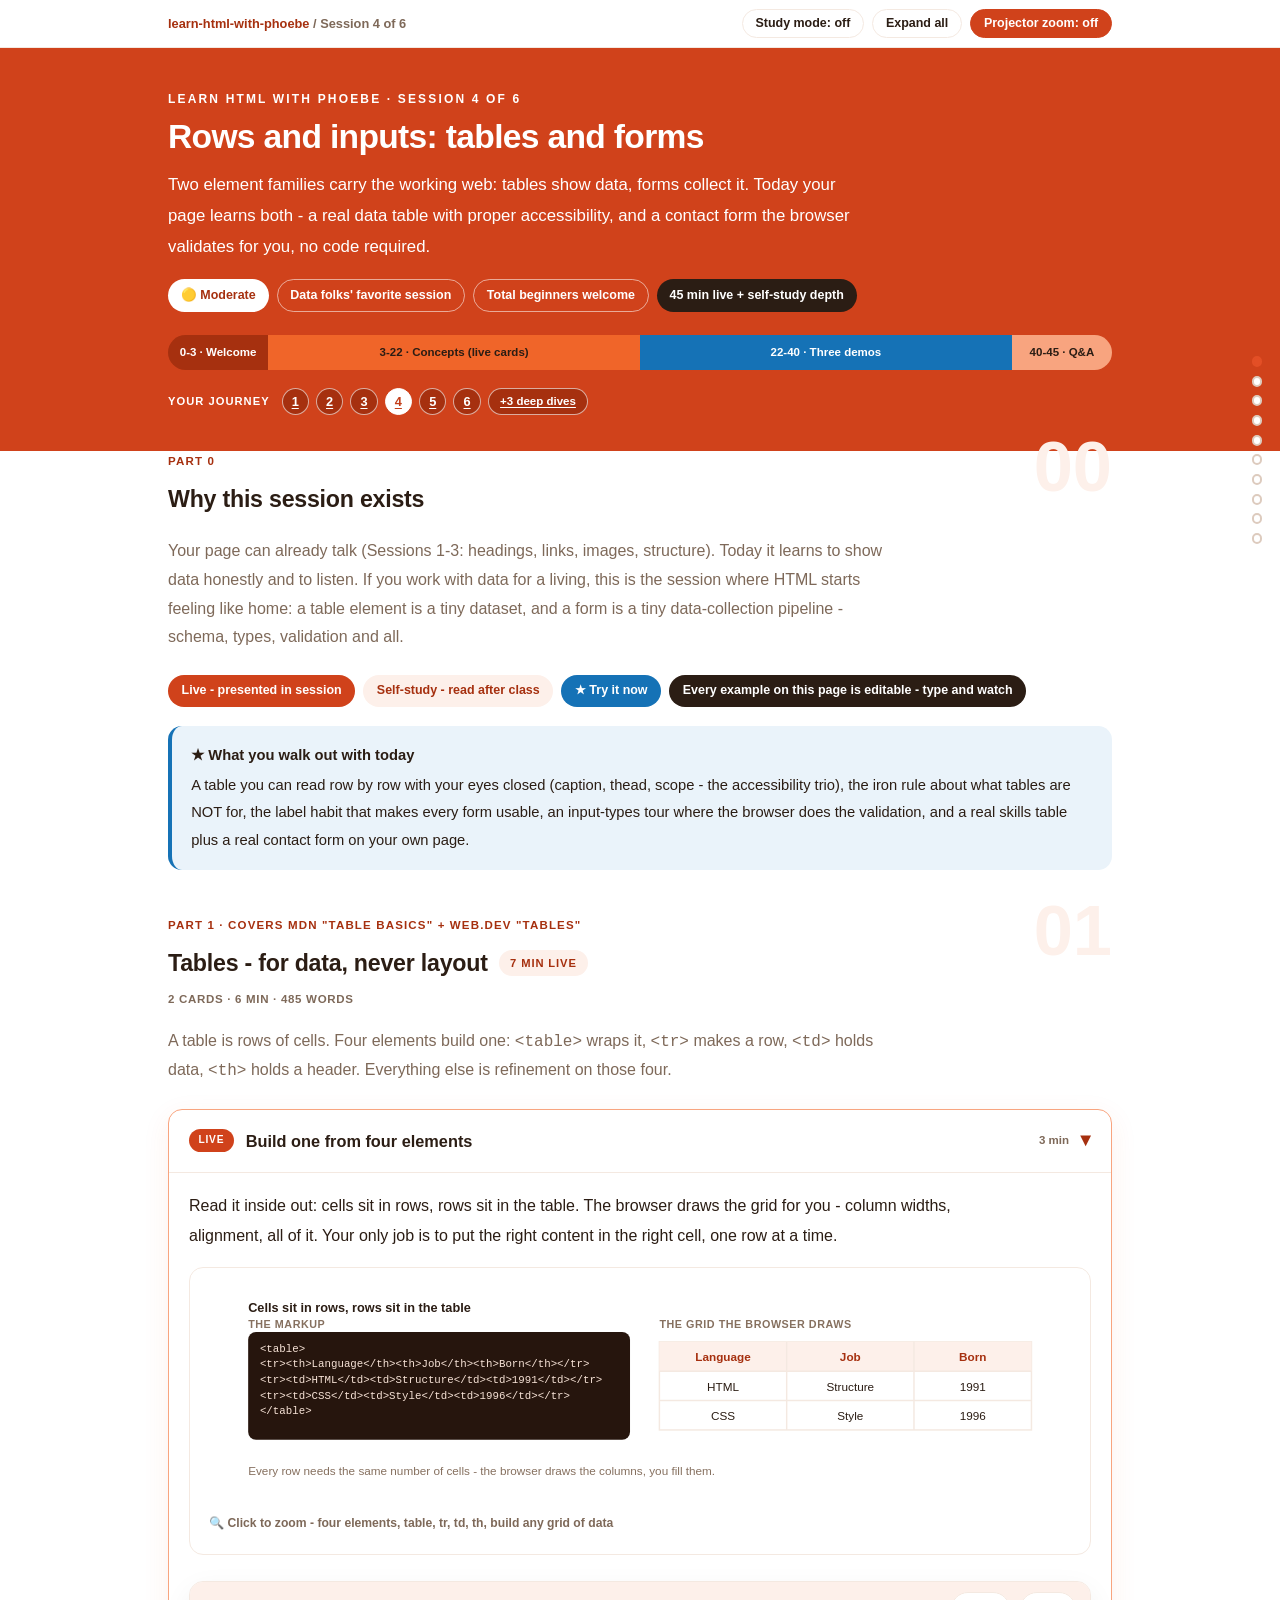
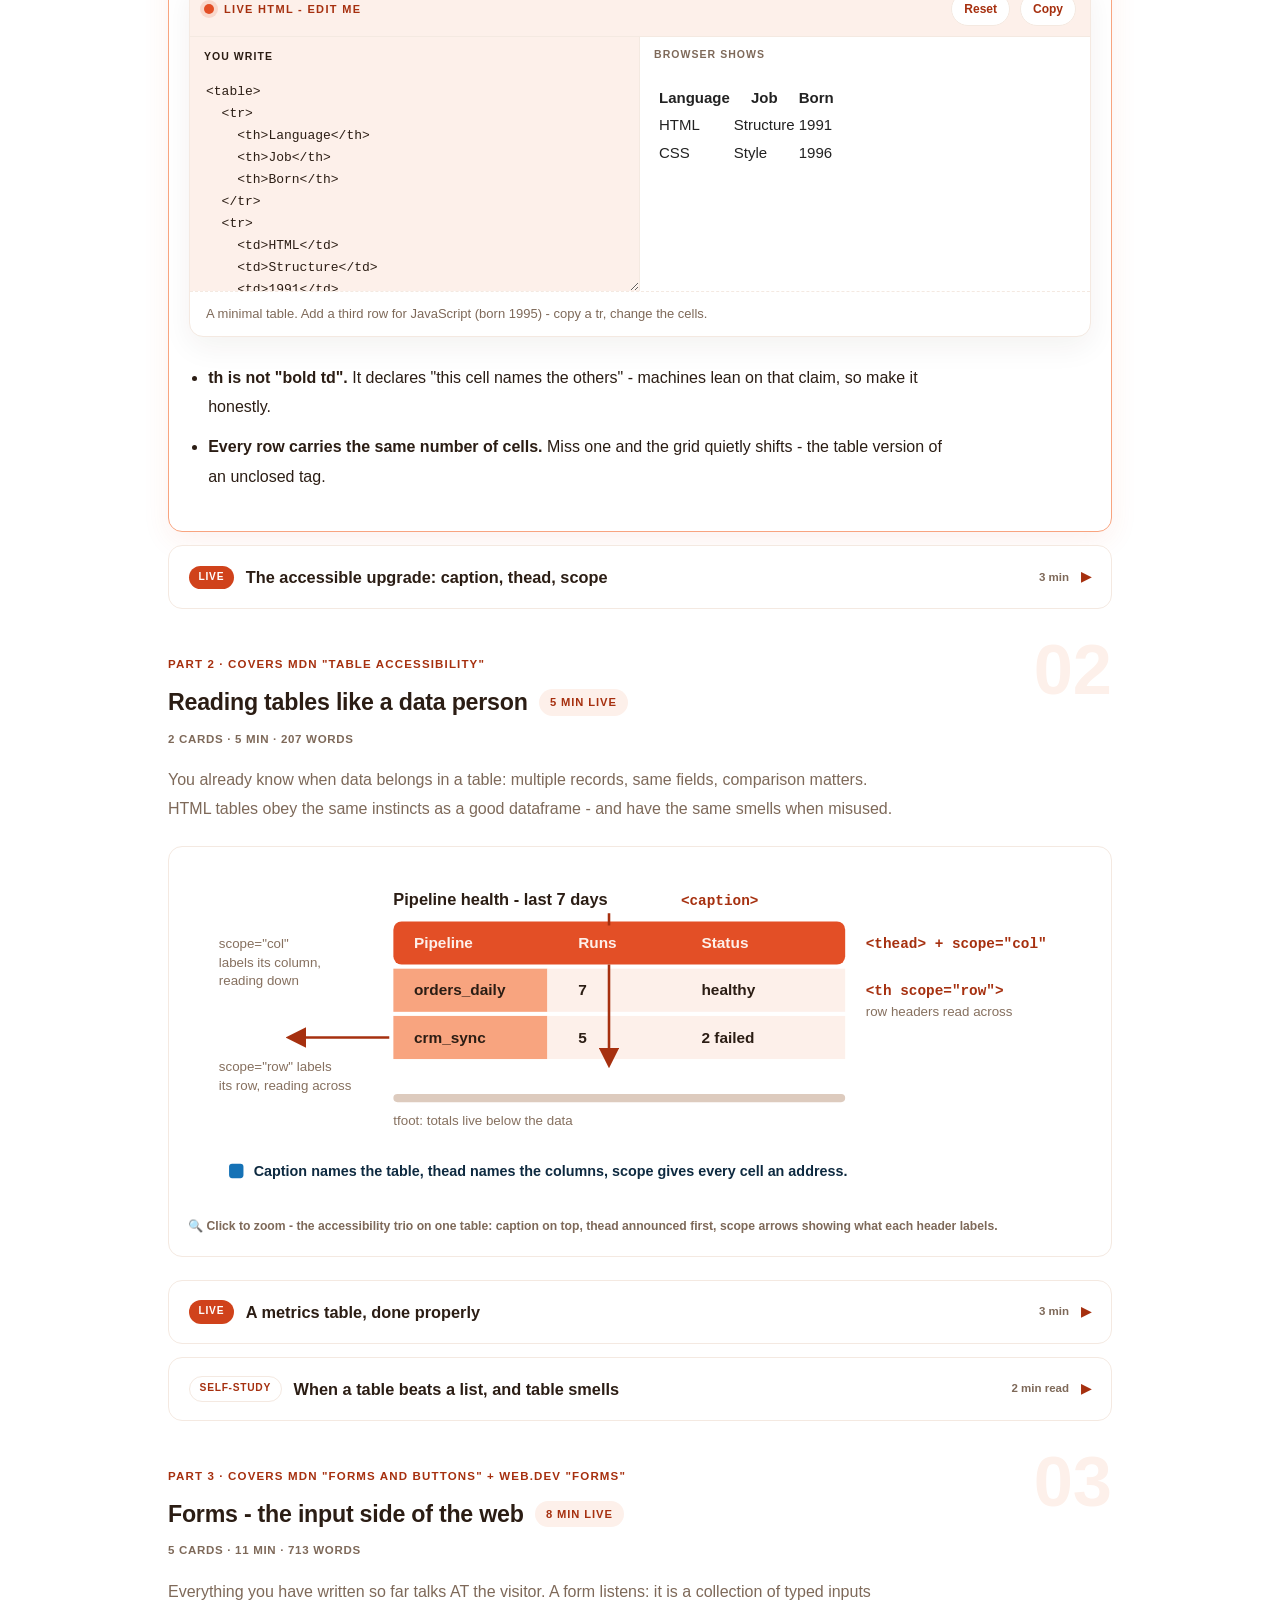
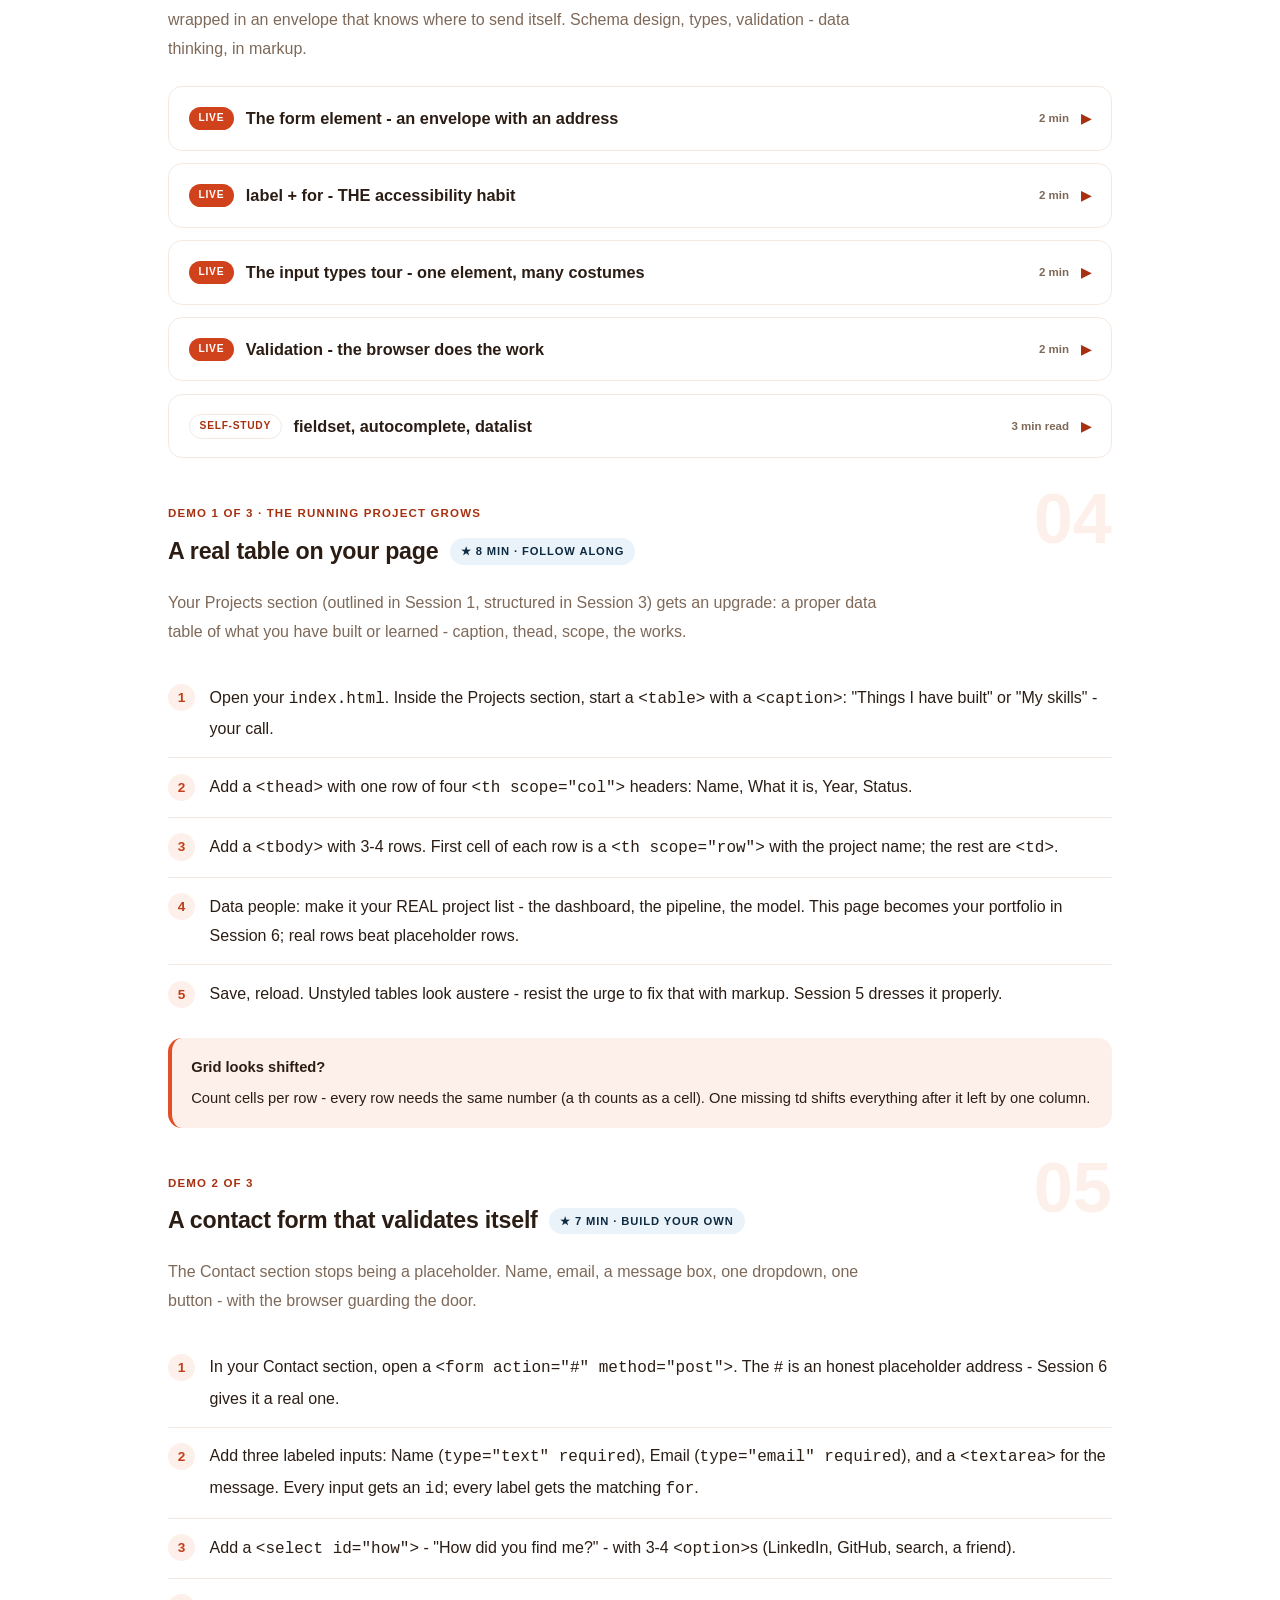
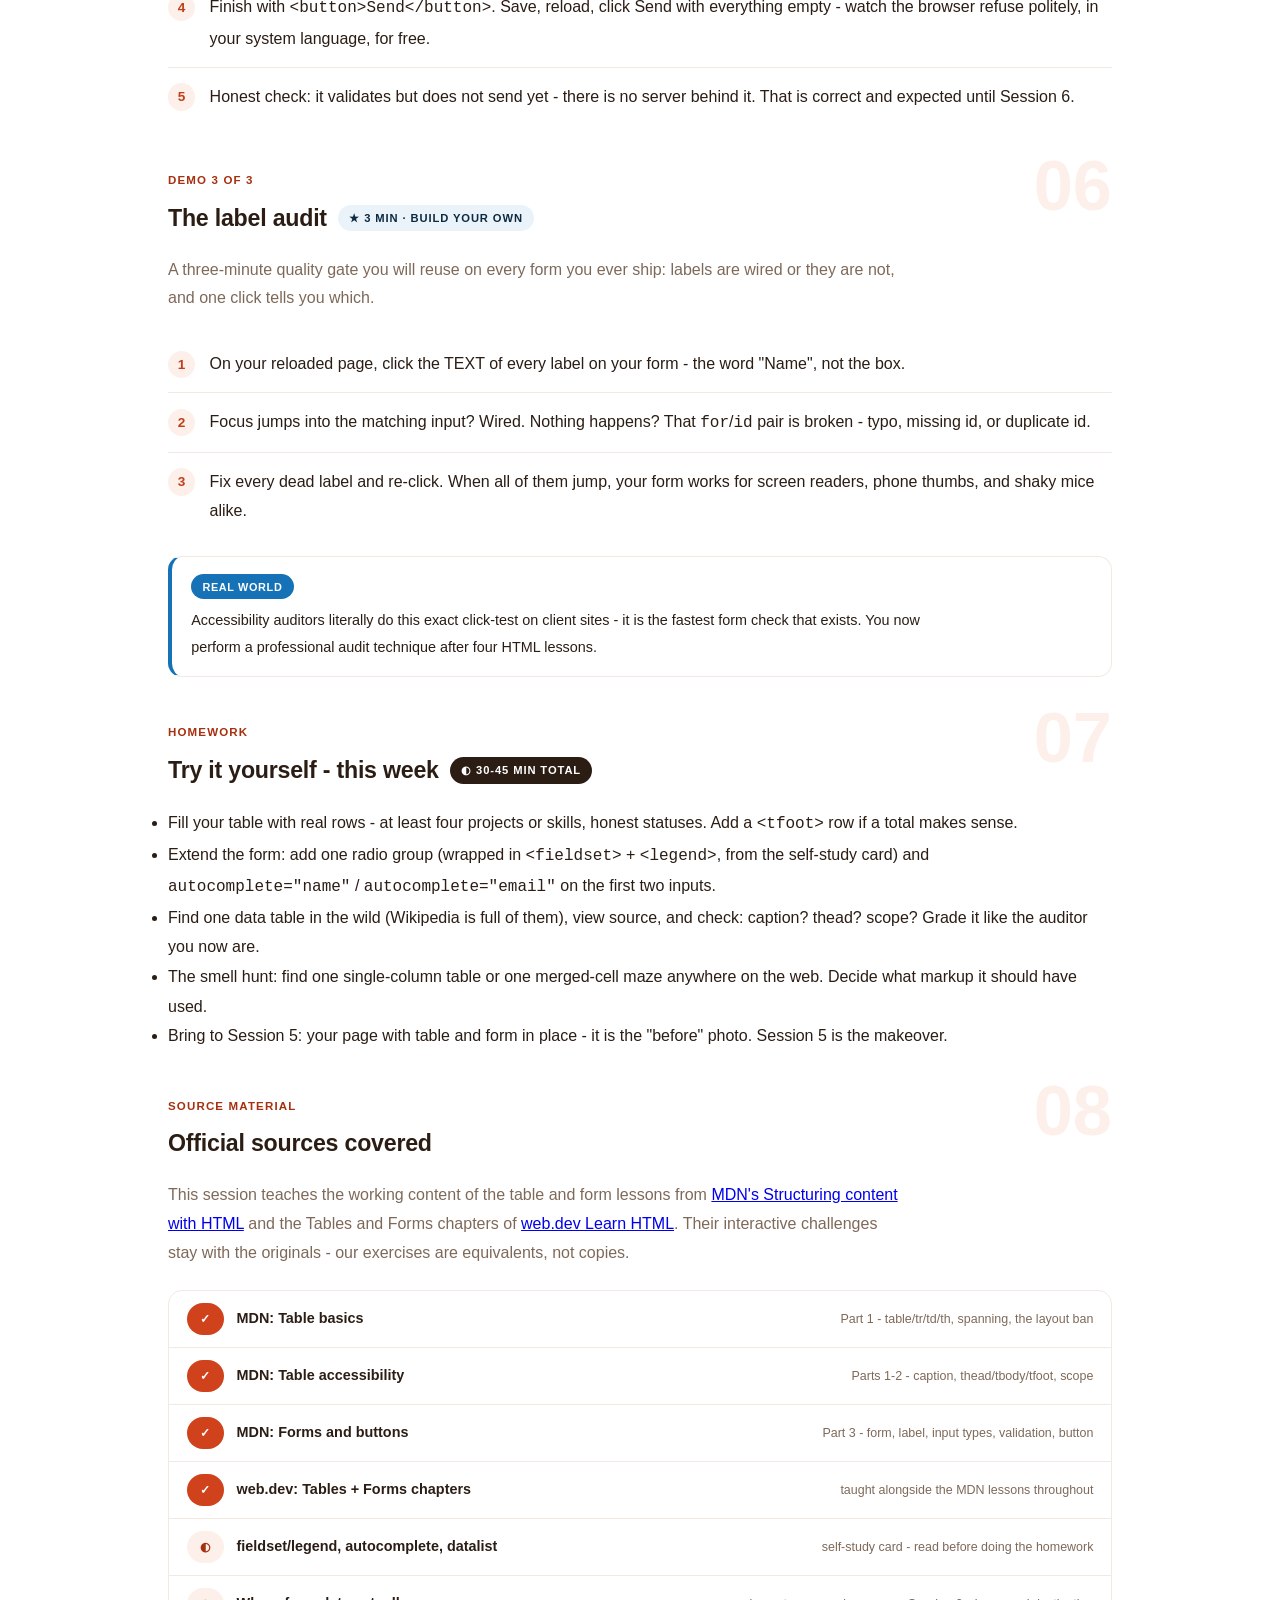
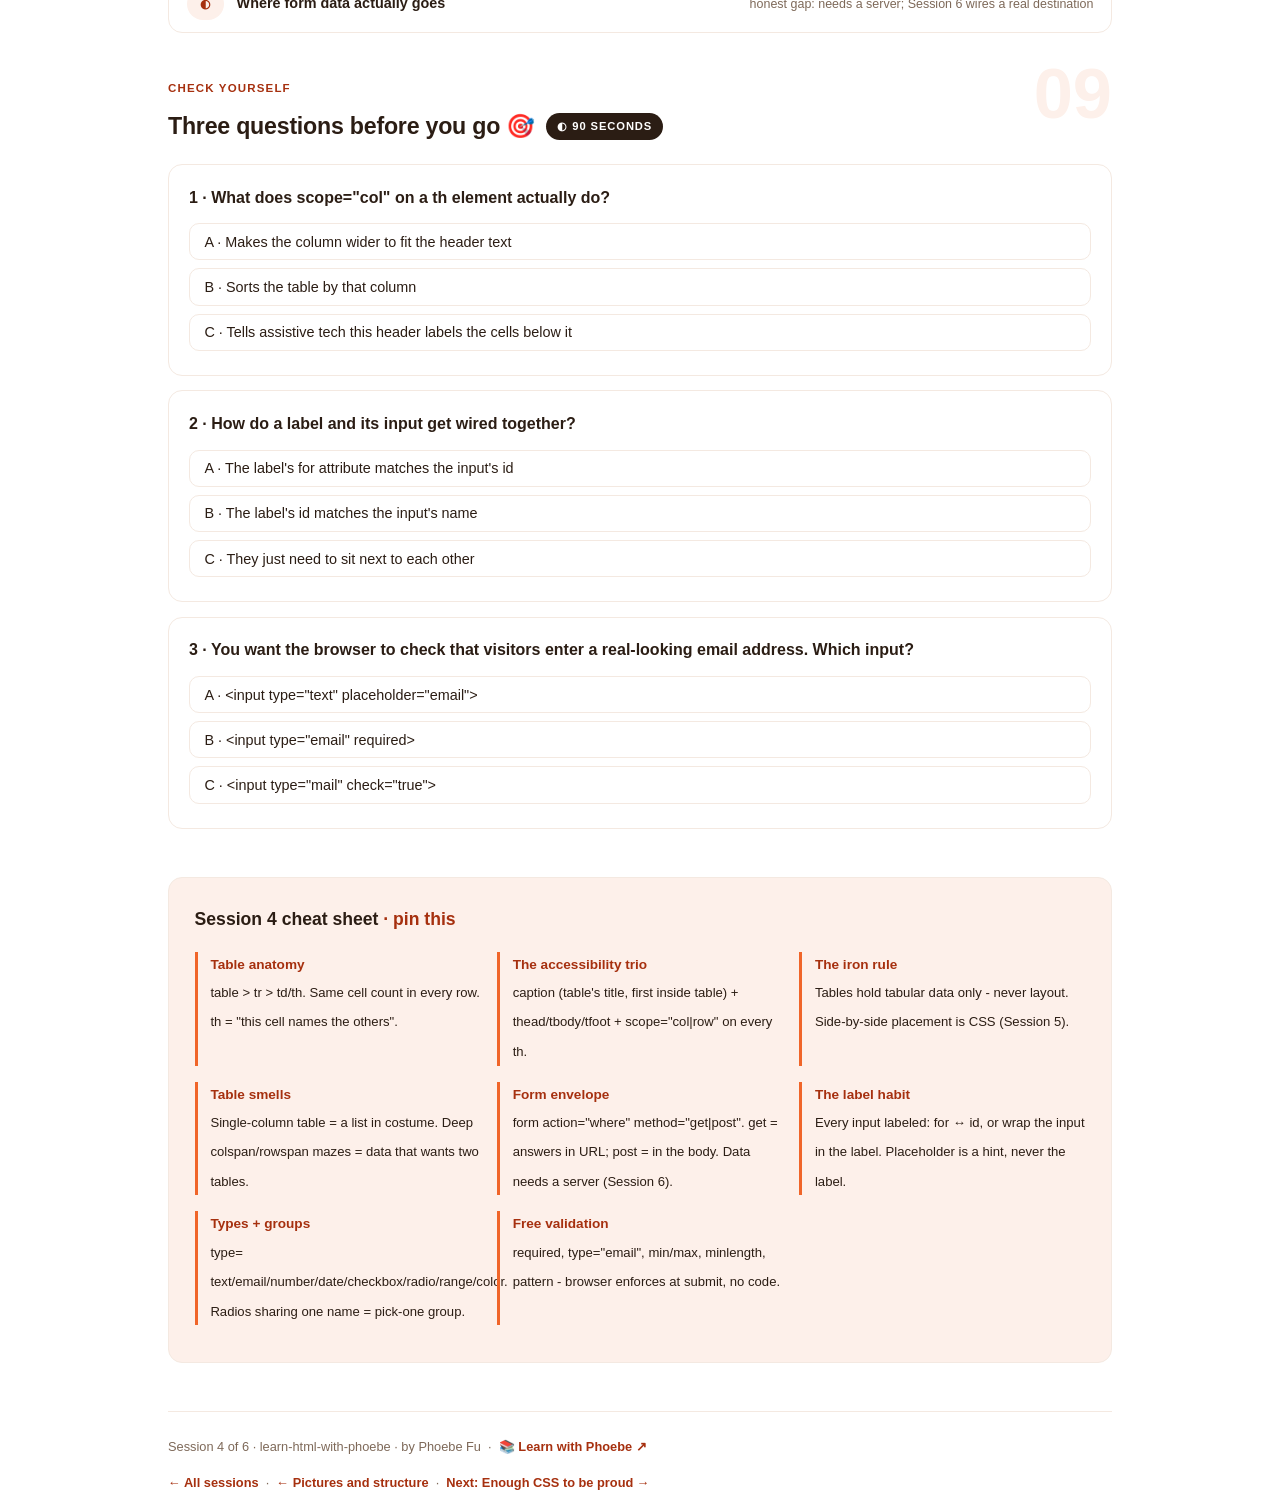
<file: courses/04-tables-and-forms.html>
<!DOCTYPE html>
<html lang="en">
<head>
<meta charset="UTF-8">
<meta name="viewport" content="width=device-width, initial-scale=1.0">
<!-- social:start -->
<meta name="description" content="Your page can already talk (Sessions 1-3: headings, links, images, structure). Today it learns to show data honestly and to listen. If you work with data for a living, this is the session...">
<meta property="og:type" content="article">
<meta property="og:site_name" content="Learn with Phoebe">
<meta property="og:title" content="Rows and inputs : tables and forms - learn html with phoebe">
<meta property="og:description" content="Your page can already talk (Sessions 1-3: headings, links, images, structure). Today it learns to show data honestly and to listen. If you work with data for a living, this is the session...">
<meta property="og:url" content="https://phoebefu6.github.io/learn-html-with-phoebe/courses/04-tables-and-forms.html">
<meta property="og:image" content="https://phoebefu6.github.io/learn-html-with-phoebe/assets/og-cover.png">
<meta property="og:image:width" content="1200">
<meta property="og:image:height" content="630">
<meta name="twitter:card" content="summary_large_image">
<meta name="twitter:title" content="Rows and inputs : tables and forms - learn html with phoebe">
<meta name="twitter:description" content="Your page can already talk (Sessions 1-3: headings, links, images, structure). Today it learns to show data honestly and to listen. If you work with data for a living, this is the session...">
<meta name="twitter:image" content="https://phoebefu6.github.io/learn-html-with-phoebe/assets/og-cover.png">
<!-- social:end -->
<title>Session 4 · Tables and forms - learn html with phoebe</title>
<link rel="stylesheet" href="../assets/style.css?v=45">
</head>
<body>

<div class="toolbar">
  <div class="wrap">
    <span class="crumb"><a href="../index.html">learn-html-with-phoebe</a> / Session 4 of 6</span>
    <button class="btn" id="toggle-all" type="button">Expand all</button>
    <button class="btn primary" id="zoom-toggle" type="button">Projector zoom: off</button>
  </div>
</div>

<header class="masthead">
  <div class="wrap">
    <div class="eyebrow">Learn HTML with Phoebe · Session 4 of 6</div>
    <h1>Rows and <span class="accent">inputs</span>: tables and forms</h1>
    <p class="sub">Two element families carry the working web: tables show data, forms collect it. Today your page learns both - a real data table with proper accessibility, and a contact form the browser validates for you, no code required.</p>
    <div class="chip-row">
      <span class="chip level">🟡 Moderate</span>
      <span class="chip audience">Data folks' favorite session</span>
      <span class="chip audience">Total beginners welcome</span>
      <span class="chip time">45 min live + self-study depth</span>
    </div>
    <div class="agenda">
      <span class="a1" style="flex:1">0-3 · Welcome</span>
      <span class="a2" style="flex:4">3-22 · Concepts (live cards)</span>
      <span class="a3" style="flex:4">22-40 · Three demos</span>
      <span class="a4" style="flex:1">40-45 · Q&amp;A</span>
    </div>
  </div>
</header>

<main class="wrap">

  <!-- ============ INTRO ============ -->
  <section class="section" id="intro">
    <div class="section-kicker">
      <span class="klabel">Part 0</span>
      <h2>Why this session exists</h2>
    </div>
    <p class="lede">Your page can already talk (Sessions 1-3: headings, links, images, structure). Today it learns to show data honestly and to listen. If you work with data for a living, this is the session where HTML starts feeling like home: a table element is a tiny dataset, and a form is a tiny data-collection pipeline - schema, types, validation and all.</p>
    <div class="legend">
      <span class="pill solid">Live - presented in session</span>
      <span class="pill light">Self-study - read after class</span>
      <span class="pill peach">★ Try it now</span>
      <span class="pill inkpill">Every example on this page is editable - type and watch</span>
    </div>
    <div class="callout win">
      <strong>★ What you walk out with today</strong>
      A table you can read row by row with your eyes closed (caption, thead, scope - the accessibility trio), the iron rule about what tables are NOT for, the label habit that makes every form usable, an input-types tour where the browser does the validation, and a real skills table plus a real contact form on your own page.
    </div>
  </section>

  <!-- ============ PART 1: TABLES ============ -->
  <section class="section" id="tables">
    <div class="section-kicker">
      <span class="klabel">Part 1 · covers MDN "Table basics" + web.dev "Tables"</span>
      <h2>Tables - for data, never layout <span class="tag concept">7 min live</span></h2>
    </div>
    <p class="lede">A table is rows of cells. Four elements build one: <code>&lt;table&gt;</code> wraps it, <code>&lt;tr&gt;</code> makes a row, <code>&lt;td&gt;</code> holds data, <code>&lt;th&gt;</code> holds a header. Everything else is refinement on those four.</p>

    <details class="card" open>
      <summary><span class="mode live">Live</span>Build one from four elements<span class="mini">3 min</span><span class="caret">▶</span></summary>
      <div class="body">
        <p>Read it inside out: cells sit in rows, rows sit in the table. The browser draws the grid for you - column widths, alignment, all of it. Your only job is to put the right content in the right cell, one row at a time.</p>
<figure class="zoomable">
  <svg viewBox="0 0 880 220" xmlns="http://www.w3.org/2000/svg" role="img" aria-label="A five-line table markup with one header row and two data rows for Language, Job and Born, next to the grid the browser draws from it: a shaded header row above two plain data rows, HTML and CSS with their job and birth year.">
    <style>
      .tf1T { font: 700 13px Inter, sans-serif; fill: #2B1D14; }
      .tf1H { font: 700 11px Inter, sans-serif; fill: #86705F; letter-spacing: .05em; }
      .tf1C { font: 400 11px Consolas, monospace; fill: #F7E3D7; }
      .tf1G { font: 700 12px Inter, sans-serif; fill: #A6300F; }
      .tf1D { font: 400 12px Inter, sans-serif; fill: #2B1D14; }
      .tf1N { font: 400 12px Inter, sans-serif; fill: #86705F; }
    </style>
    <rect x="0" y="0" width="880" height="220" fill="#FFFFFF"/>
    <text class="tf1T" x="40" y="26">Cells sit in rows, rows sit in the table</text>
    <text class="tf1H" x="40" y="42">THE MARKUP</text>
    <text class="tf1H" x="460" y="42">THE GRID THE BROWSER DRAWS</text>

    <rect x="40" y="46" width="390" height="110" rx="8" fill="#26150D"/>
    <text class="tf1C" x="52" y="66">&lt;table&gt;</text>
    <text class="tf1C" x="52" y="82">&lt;tr&gt;&lt;th&gt;Language&lt;/th&gt;&lt;th&gt;Job&lt;/th&gt;&lt;th&gt;Born&lt;/th&gt;&lt;/tr&gt;</text>
    <text class="tf1C" x="52" y="98">&lt;tr&gt;&lt;td&gt;HTML&lt;/td&gt;&lt;td&gt;Structure&lt;/td&gt;&lt;td&gt;1991&lt;/td&gt;&lt;/tr&gt;</text>
    <text class="tf1C" x="52" y="114">&lt;tr&gt;&lt;td&gt;CSS&lt;/td&gt;&lt;td&gt;Style&lt;/td&gt;&lt;td&gt;1996&lt;/td&gt;&lt;/tr&gt;</text>
    <text class="tf1C" x="52" y="130">&lt;/table&gt;</text>

    <rect x="460" y="56" width="380" height="90" fill="#FFFFFF" stroke="#F4E9E1" stroke-width="1.5"/>
    <rect x="460" y="56" width="380" height="30" fill="#FDF0EA"/>
    <line x1="460" y1="86" x2="840" y2="86" stroke="#F4E9E1" stroke-width="1.5"/>
    <line x1="460" y1="116" x2="840" y2="116" stroke="#F4E9E1" stroke-width="1.5"/>
    <line x1="590" y1="56" x2="590" y2="146" stroke="#F4E9E1" stroke-width="1.5"/>
    <line x1="720" y1="56" x2="720" y2="146" stroke="#F4E9E1" stroke-width="1.5"/>
    <text class="tf1G" x="525" y="76" text-anchor="middle">Language</text>
    <text class="tf1G" x="655" y="76" text-anchor="middle">Job</text>
    <text class="tf1G" x="780" y="76" text-anchor="middle">Born</text>
    <text class="tf1D" x="525" y="106" text-anchor="middle">HTML</text>
    <text class="tf1D" x="655" y="106" text-anchor="middle">Structure</text>
    <text class="tf1D" x="780" y="106" text-anchor="middle">1991</text>
    <text class="tf1D" x="525" y="136" text-anchor="middle">CSS</text>
    <text class="tf1D" x="655" y="136" text-anchor="middle">Style</text>
    <text class="tf1D" x="780" y="136" text-anchor="middle">1996</text>

    <text class="tf1N" x="40" y="192">Every row needs the same number of cells - the browser draws the columns, you fill them.</text>
  </svg>
  <figcaption>🔍 Click to zoom - four elements, table, tr, td, th, build any grid of data</figcaption>
</figure>

        <div class="pg" data-caption="A minimal table. Add a third row for JavaScript (born 1995) - copy a tr, change the cells." data-height="220">
<pre class="pg-src">
&lt;table&gt;
  &lt;tr&gt;
    &lt;th&gt;Language&lt;/th&gt;
    &lt;th&gt;Job&lt;/th&gt;
    &lt;th&gt;Born&lt;/th&gt;
  &lt;/tr&gt;
  &lt;tr&gt;
    &lt;td&gt;HTML&lt;/td&gt;
    &lt;td&gt;Structure&lt;/td&gt;
    &lt;td&gt;1991&lt;/td&gt;
  &lt;/tr&gt;
  &lt;tr&gt;
    &lt;td&gt;CSS&lt;/td&gt;
    &lt;td&gt;Style&lt;/td&gt;
    &lt;td&gt;1996&lt;/td&gt;
  &lt;/tr&gt;
&lt;/table&gt;
</pre>
        </div>
        <ul>
          <li><strong>th is not "bold td".</strong> It declares "this cell names the others" - machines lean on that claim, so make it honestly.</li>
          <li><strong>Every row carries the same number of cells.</strong> Miss one and the grid quietly shifts - the table version of an unclosed tag.</li>
        </ul>
      </div>
    </details>

    <details class="card">
      <summary><span class="mode live">Live</span>The accessible upgrade: caption, thead, scope<span class="mini">3 min</span><span class="caret">▶</span></summary>
      <div class="body">
        <p>A sighted reader scans a table in two dimensions at once. A screen reader visits one cell at a time - so the markup has to say what each cell means. Three additions do it:</p>
        <ul>
          <li><code>&lt;caption&gt;</code> - the table's title, first thing inside <code>&lt;table&gt;</code>. Announced before any cell, so listeners can skip tables they don't need.</li>
          <li><code>&lt;thead&gt;</code> and <code>&lt;tbody&gt;</code> - name which rows are headers and which are data. <code>&lt;tfoot&gt;</code> holds totals.</li>
          <li><code>scope="col"</code> on column headers, <code>scope="row"</code> on row headers - now every data cell can be announced with its full address: "HTML, Born, 1991".</li>
        </ul>
        <div class="pg" data-caption="The same table, fully dressed. Delete the caption and imagine hearing this table with no title." data-height="280">
<pre class="pg-src">
&lt;table&gt;
  &lt;caption&gt;Languages of the web&lt;/caption&gt;
  &lt;thead&gt;
    &lt;tr&gt;
      &lt;th scope="col"&gt;Language&lt;/th&gt;
      &lt;th scope="col"&gt;Job&lt;/th&gt;
      &lt;th scope="col"&gt;Born&lt;/th&gt;
    &lt;/tr&gt;
  &lt;/thead&gt;
  &lt;tbody&gt;
    &lt;tr&gt;
      &lt;th scope="row"&gt;HTML&lt;/th&gt;
      &lt;td&gt;Structure&lt;/td&gt;
      &lt;td&gt;1991&lt;/td&gt;
    &lt;/tr&gt;
    &lt;tr&gt;
      &lt;th scope="row"&gt;CSS&lt;/th&gt;
      &lt;td&gt;Style&lt;/td&gt;
      &lt;td&gt;1996&lt;/td&gt;
    &lt;/tr&gt;
  &lt;/tbody&gt;
&lt;/table&gt;
</pre>
        </div>
        <div class="callout tip">
          <strong>Spanning cells, sparingly</strong>
          <code>colspan="2"</code> makes a cell cover two columns, <code>rowspan="2"</code> two rows. Fine for the occasional merged header - but every span makes the table harder to announce, sort, and copy into a spreadsheet. If you need many, your data probably wants to be two tables.
        </div>
        <div class="callout example">
          <span class="ex-pill">Real world</span>
          <p><strong>The 1998 horror story:</strong> before CSS matured, whole websites were built as invisible tables - navigation in one giant cell, content in another, spacer images padding the gaps. Screen readers announced them as data ("row 1 of 47, column 3...") and redesigns meant rebuilding every page. The industry spent a decade digging out. Hence the iron rule: <strong>tables hold tabular data, never layout.</strong> Rows in a row problem? Table. Things placed side by side? That is Session 5's job.</p>
        </div>
      </div>
    </details>
  </section>

  <!-- ============ PART 2: READING TABLES ============ -->
  <section class="section" id="data-tables">
    <div class="section-kicker">
      <span class="klabel">Part 2 · covers MDN "Table accessibility"</span>
      <h2>Reading tables like a data person <span class="tag concept">5 min live</span></h2>
    </div>
    <p class="lede">You already know when data belongs in a table: multiple records, same fields, comparison matters. HTML tables obey the same instincts as a good dataframe - and have the same smells when misused.</p>

    <figure class="zoomable">
      <svg viewBox="0 0 880 330" xmlns="http://www.w3.org/2000/svg" role="img" aria-label="Anatomy of an accessible table: caption on top, thead header row, scope col reading down, scope row reading across">
        <style>
          .t4T { font: 700 16px Inter, sans-serif; fill: #2B1D14; }
          .t4H { font: 700 15px Inter, sans-serif; fill: #FDF0EA; }
          .t4C { font: 600 15px Inter, sans-serif; fill: #2B1D14; }
          .t4M { font: 600 14px 'SF Mono', Menlo, monospace; fill: #A6300F; }
          .t4X { font: 400 13px Inter, sans-serif; fill: #86705F; }
          .t4N { font: 600 14px Inter, sans-serif; fill: #0E2A40; }
        </style>
        <defs>
          <marker id="t4arw" markerWidth="8" markerHeight="8" refX="6" refY="4" orient="auto">
            <path d="M0,0 L8,4 L0,8 z" fill="#A6300F"/>
          </marker>
        </defs>
        <text class="t4T" x="200" y="38">Pipeline health - last 7 days</text>
        <text class="t4M" x="480" y="38">&lt;caption&gt;</text>
        <rect x="200" y="54" width="440" height="42" rx="8" fill="#E34F26"/>
        <text class="t4H" x="220" y="80">Pipeline</text>
        <text class="t4H" x="380" y="80">Runs</text>
        <text class="t4H" x="500" y="80">Status</text>
        <text class="t4M" x="660" y="80">&lt;thead&gt; + scope="col"</text>
        <rect x="200" y="100" width="150" height="42" fill="#F8A47F"/>
        <rect x="350" y="100" width="290" height="42" fill="#FDF0EA"/>
        <text class="t4C" x="220" y="126">orders_daily</text>
        <text class="t4C" x="380" y="126">7</text>
        <text class="t4C" x="500" y="126">healthy</text>
        <rect x="200" y="146" width="150" height="42" fill="#F8A47F"/>
        <rect x="350" y="146" width="290" height="42" fill="#FDF0EA"/>
        <text class="t4C" x="220" y="172">crm_sync</text>
        <text class="t4C" x="380" y="172">5</text>
        <text class="t4C" x="500" y="172">2 failed</text>
        <text class="t4M" x="660" y="126">&lt;th scope="row"&gt;</text>
        <text class="t4X" x="660" y="146">row headers read across</text>
        <path d="M410,58 L410,46 L410,58 M410,96 L410,192" stroke="#A6300F" stroke-width="2.5" fill="none" marker-end="url(#t4arw)"/>
        <text class="t4X" x="30" y="80">scope="col"</text>
        <text class="t4X" x="30" y="98">labels its column,</text>
        <text class="t4X" x="30" y="116">reading down</text>
        <path d="M196,167 L100,167" stroke="#A6300F" stroke-width="2.5" fill="none" marker-end="url(#t4arw)"/>
        <text class="t4X" x="30" y="200">scope="row" labels</text>
        <text class="t4X" x="30" y="218">its row, reading across</text>
        <rect x="200" y="222" width="440" height="8" rx="4" fill="#DDCBBE"/>
        <text class="t4X" x="200" y="252">tfoot: totals live below the data</text>
        <rect x="40" y="290" width="14" height="14" rx="3" fill="#1572B6"/>
        <text class="t4N" x="64" y="302">Caption names the table, thead names the columns, scope gives every cell an address.</text>
      </svg>
      <figcaption>🔍 Click to zoom - the accessibility trio on one table: caption on top, thead announced first, scope arrows showing what each header labels.</figcaption>
    </figure>

    <details class="card">
      <summary><span class="mode live">Live</span>A metrics table, done properly<span class="mini">3 min</span><span class="caret">▶</span></summary>
      <div class="body">
        <p>Here is the diagram above as living markup - a monitoring table any data team would recognize. Every technique from Part 1 in one place, plus <code>&lt;tfoot&gt;</code> for the totals row.</p>
        <div class="pg" data-caption="Change a status to 'failed', add a pipeline of your own, break a scope and feel guilty." data-height="340">
<pre class="pg-src">
&lt;table&gt;
  &lt;caption&gt;Pipeline health - last 7 days&lt;/caption&gt;
  &lt;thead&gt;
    &lt;tr&gt;
      &lt;th scope="col"&gt;Pipeline&lt;/th&gt;
      &lt;th scope="col"&gt;Runs&lt;/th&gt;
      &lt;th scope="col"&gt;Rows/day&lt;/th&gt;
      &lt;th scope="col"&gt;Status&lt;/th&gt;
    &lt;/tr&gt;
  &lt;/thead&gt;
  &lt;tbody&gt;
    &lt;tr&gt;
      &lt;th scope="row"&gt;orders_daily&lt;/th&gt;
      &lt;td&gt;7&lt;/td&gt;&lt;td&gt;1.2M&lt;/td&gt;&lt;td&gt;healthy&lt;/td&gt;
    &lt;/tr&gt;
    &lt;tr&gt;
      &lt;th scope="row"&gt;events_stream&lt;/th&gt;
      &lt;td&gt;168&lt;/td&gt;&lt;td&gt;40M&lt;/td&gt;&lt;td&gt;healthy&lt;/td&gt;
    &lt;/tr&gt;
    &lt;tr&gt;
      &lt;th scope="row"&gt;crm_sync&lt;/th&gt;
      &lt;td&gt;5&lt;/td&gt;&lt;td&gt;80k&lt;/td&gt;&lt;td&gt;2 failed&lt;/td&gt;
    &lt;/tr&gt;
  &lt;/tbody&gt;
  &lt;tfoot&gt;
    &lt;tr&gt;
      &lt;th scope="row"&gt;Total&lt;/th&gt;
      &lt;td&gt;180&lt;/td&gt;&lt;td&gt;41.3M&lt;/td&gt;&lt;td&gt;&lt;/td&gt;
    &lt;/tr&gt;
  &lt;/tfoot&gt;
&lt;/table&gt;
</pre>
        </div>
      </div>
    </details>

    <details class="card">
      <summary><span class="mode self">Self-study</span>When a table beats a list, and table smells<span class="mini">2 min read</span><span class="caret">▶</span></summary>
      <div class="body">
        <p>The decision is the same one you make before reaching for a dataframe: <strong>multiple records, shared fields, comparison across them?</strong> Table. One field per item, order or grouping is the point? List (Session 2). Two smells tell you the choice went wrong:</p>
        <ul>
          <li><strong>The single-column table</strong> - one field means it is a list wearing a table costume. Simpler markup, same meaning: use <code>&lt;ul&gt;</code>.</li>
          <li><strong>The merged-cell maze</strong> - colspan and rowspan stacked three deep means the data is not really rectangular. Split it into two honest tables, or rethink the shape.</li>
        </ul>
        <div class="callout example">
          <span class="ex-pill">Real world</span>
          <p>Every BI export, HTML email report, and "download as web page" from a spreadsheet is this exact markup. A data person who can read <code>thead</code>/<code>tbody</code>/<code>scope</code> can also <em>scrape</em> confidently - well-structured tables are what makes <code>pandas.read_html()</code> feel like magic.</p>
        </div>
      </div>
    </details>
  </section>

  <!-- ============ PART 3: FORMS ============ -->
  <section class="section" id="forms">
    <div class="section-kicker">
      <span class="klabel">Part 3 · covers MDN "Forms and buttons" + web.dev "Forms"</span>
      <h2>Forms - the input side of the web <span class="tag concept">8 min live</span></h2>
    </div>
    <p class="lede">Everything you have written so far talks AT the visitor. A form listens: it is a collection of typed inputs wrapped in an envelope that knows where to send itself. Schema design, types, validation - data thinking, in markup.</p>

    <details class="card">
      <summary><span class="mode live">Live</span>The form element - an envelope with an address<span class="mini">2 min</span><span class="caret">▶</span></summary>
      <div class="body">
        <p><code>&lt;form action="/where" method="post"&gt;</code> wraps the inputs. <code>action</code> says where the data goes when submitted; <code>method</code> says how (<code>get</code> puts answers in the URL - fine for searches; <code>post</code> sends them in the request body - right for anything personal).</p>
        <p><strong>The honest part:</strong> receiving form data needs a server. Your page on GitHub Pages (Session 6) has no server - so a form there either opens the visitor's email app (<code>action="mailto:you@example.com"</code>, clunky but zero setup) or points at a free form-handling service. We wire that up in Session 6; today we build the form itself, which is most of the work anyway.</p>
      </div>
    </details>

    <details class="card">
      <summary><span class="mode live">Live</span>label + for - THE accessibility habit<span class="mini">2 min</span><span class="caret">▶</span></summary>
      <div class="body">
        <p>Every input gets a <code>&lt;label&gt;</code>, and the label's <code>for</code> attribute holds the input's <code>id</code>. That one wire does three jobs: screen readers announce the label when the input gets focus, clicking the label focuses the input (a huge tap target on phones), and your form documents itself.</p>
<figure class="zoomable">
  <svg viewBox="0 0 880 300" xmlns="http://www.w3.org/2000/svg" role="img" aria-label="Before and after comparison of a name field. Without a label, an input with only a placeholder vanishes once typing starts and a screen reader announces nothing. With a label wired to the input by for and id, the text stays visible and a screen reader announces it on focus, and clicking the label text focuses the input.">
    <style>
      .tf2H { font: 700 13px Inter, sans-serif; fill: #2B1D14; }
      .tf2C { font: 700 11.5px Consolas, monospace; fill: #A6300F; }
      .tf2B { font: 400 12px Inter, sans-serif; fill: #2B1D14; }
      .tf2N { font: 400 12px Inter, sans-serif; fill: #86705F; }
    </style>
    <rect x="0" y="0" width="880" height="300" fill="#FFFFFF"/>
    <rect x="40" y="50" width="390" height="180" rx="12" fill="#FEF2F2" stroke="#FCA5A5" stroke-width="1.5"/>
    <text class="tf2H" x="58" y="84">&#10007; placeholder, no label</text>
    <text class="tf2C" x="58" y="114">&lt;input placeholder="Your name"&gt;</text>
    <text class="tf2B" x="58" y="134">Screen reader announces nothing.</text>
    <text class="tf2B" x="58" y="154">Vanishes once typing starts.</text>

    <rect x="450" y="50" width="390" height="180" rx="12" fill="#FDF0EA" stroke="#E34F26" stroke-width="1.5"/>
    <text class="tf2H" x="468" y="84">&#10003; label wired with for/id</text>
    <text class="tf2C" x="468" y="114">&lt;label for="n"&gt;Name&lt;/label&gt;&lt;input id="n"&gt;</text>
    <text class="tf2B" x="468" y="134">Screen reader announces on focus.</text>
    <text class="tf2B" x="468" y="154">Click the label text, focus jumps in.</text>

    <text class="tf2N" x="40" y="276">Label says what the field IS - always visible; placeholder is only an example, then it's gone.</text>
  </svg>
  <figcaption>🔍 Click to zoom - a placeholder is not a label, it disappears exactly when you need it</figcaption>
</figure>

        <div class="pg" data-caption="Click the WORDS, not the boxes - focus jumps because for and id match. Break one id and feel the label go dead." data-height="200">
<pre class="pg-src">
&lt;label for="name"&gt;Your name&lt;/label&gt;
&lt;input id="name" type="text"&gt;

&lt;label for="topic"&gt;Favorite data topic&lt;/label&gt;
&lt;input id="topic" type="text"
       placeholder="e.g. dbt, DuckDB, evals"&gt;
</pre>
        </div>
        <div class="callout tip">
          <strong>Placeholder is a hint, not a label</strong>
          Placeholder text vanishes the moment typing starts - a form with only placeholders becomes a memory test half-filled. Label says what the field IS (always visible); placeholder shows an example answer. You need the first; the second is optional garnish.
        </div>
      </div>
    </details>

    <details class="card">
      <summary><span class="mode live">Live</span>The input types tour - one element, many costumes<span class="mini">2 min</span><span class="caret">▶</span></summary>
      <div class="body">
        <p>One element, <code>&lt;input&gt;</code>, changes personality with its <code>type</code> attribute. Declaring the right type buys you the right keyboard on phones, the right picker widgets, and free validation:</p>
        <table class="clean">
          <thead><tr><th>type</th><th>You get</th></tr></thead>
          <tbody>
            <tr><td><code>text</code></td><td>The default one-line box</td></tr>
            <tr><td><code>email</code> / <code>number</code></td><td>Format checking + the matching phone keyboard</td></tr>
            <tr><td><code>date</code></td><td>A calendar picker, localized for free</td></tr>
            <tr><td><code>checkbox</code></td><td>Independent yes/no boxes</td></tr>
            <tr><td><code>radio</code></td><td>Pick ONE of a group - grouped by sharing a <code>name</code></td></tr>
            <tr><td><code>range</code> / <code>color</code></td><td>A slider / a color swatch picker</td></tr>
          </tbody>
        </table>
        <div class="pg" data-caption="Radios sharing name='fmt' are one question - click around, only one stays picked. Add a fourth option; then give it a DIFFERENT name and watch it defect from the group." data-height="240">
<pre class="pg-src">
&lt;p&gt;How do you take your data?&lt;/p&gt;
&lt;label&gt;&lt;input type="radio" name="fmt" checked&gt; CSV&lt;/label&gt;
&lt;label&gt;&lt;input type="radio" name="fmt"&gt; Parquet&lt;/label&gt;
&lt;label&gt;&lt;input type="radio" name="fmt"&gt; JSON&lt;/label&gt;

&lt;p&gt;Extras - each checkbox is independent:&lt;/p&gt;
&lt;label&gt;&lt;input type="checkbox" checked&gt; Send charts&lt;/label&gt;
&lt;label&gt;&lt;input type="checkbox"&gt; Weekly digest&lt;/label&gt;

&lt;label for="d"&gt;Start date&lt;/label&gt;
&lt;input id="d" type="date"&gt;
</pre>
        </div>
        <p>Wrapping the input inside its label (as above) is the second legal way to pair them - no <code>for</code>/<code>id</code> needed. Handy for radios and checkboxes.</p>
      </div>
    </details>

    <details class="card">
      <summary><span class="mode live">Live</span>Validation - the browser does the work<span class="mini">2 min</span><span class="caret">▶</span></summary>
      <div class="body">
        <p>Sprinkle constraint attributes on inputs and the browser enforces them at submit time, with its own error bubbles, in the visitor's own language. Zero code:</p>
        <ul>
          <li><code>required</code> - may not be empty. <code>type="email"</code> - must look like an address.</li>
          <li><code>min</code>/<code>max</code> for numbers and dates, <code>minlength</code>/<code>maxlength</code> for text, <code>pattern</code> for regex-shaped rules.</li>
        </ul>
        <p>Two more elements complete the kit: <code>&lt;textarea&gt;</code> for multi-line text, and <code>&lt;select&gt;</code> with <code>&lt;option&gt;</code> children for dropdown lists. A <code>&lt;button&gt;</code> inside a form submits it by default.</p>
        <div class="pg" data-caption="The whole toolkit as one contact form. Type a non-email in the email box and click away - some browsers hint immediately. This sandbox blocks actual submission (nowhere to send it anyway), so the Send button is honest decoration until Session 6." data-height="380">
<pre class="pg-src">
&lt;form action="#" method="post"&gt;
  &lt;label for="n"&gt;Name&lt;/label&gt;
  &lt;input id="n" type="text" required&gt;

  &lt;label for="e"&gt;Email&lt;/label&gt;
  &lt;input id="e" type="email" required&gt;

  &lt;label for="how"&gt;How did you find me?&lt;/label&gt;
  &lt;select id="how"&gt;
    &lt;option&gt;LinkedIn&lt;/option&gt;
    &lt;option&gt;GitHub&lt;/option&gt;
    &lt;option&gt;Search&lt;/option&gt;
  &lt;/select&gt;

  &lt;label for="msg"&gt;Message&lt;/label&gt;
  &lt;textarea id="msg" rows="4"
    minlength="10" required&gt;&lt;/textarea&gt;

  &lt;button&gt;Send&lt;/button&gt;
&lt;/form&gt;
</pre>
        </div>
      </div>
    </details>

    <details class="card">
      <summary><span class="mode self">Self-study</span>fieldset, autocomplete, datalist<span class="mini">3 min read</span><span class="caret">▶</span></summary>
      <div class="body">
        <ul>
          <li><strong><code>&lt;fieldset&gt;</code> + <code>&lt;legend&gt;</code></strong> - group related inputs under a caption. For radio groups it is the polite move: the legend ("How do you take your data?") gets announced with every option, so listeners always know which question they are answering.</li>
          <li><strong><code>autocomplete</code></strong> - values like <code>autocomplete="name"</code> or <code>"email"</code> let the browser offer its saved answers. One attribute, dramatically faster forms - and an accessibility win for anyone who finds typing hard.</li>
          <li><strong><code>&lt;datalist&gt;</code></strong> - attach a list of suggestions to a free text input via its <code>list</code> attribute: a dropdown that still accepts anything. The relaxed cousin of <code>&lt;select&gt;</code>.</li>
        </ul>
        <div class="callout example">
          <span class="ex-pill">Real world</span>
          <p>Forms are where the web makes its money - every checkout, signup, and survey. Industry studies keep finding the same top abandonment causes: unclear labels and surprise validation errors. The label habit and honest input types you just learned are, unglamorously, conversion optimization.</p>
        </div>
      </div>
    </details>
  </section>

  <!-- ============ DEMO 1 ============ -->
  <section class="section" id="demo-1">
    <div class="section-kicker">
      <span class="klabel">Demo 1 of 3 · the running project grows</span>
      <h2>A real table on your page <span class="tag demo">★ 8 min · follow along</span></h2>
    </div>
    <p class="lede">Your Projects section (outlined in Session 1, structured in Session 3) gets an upgrade: a proper data table of what you have built or learned - caption, thead, scope, the works.</p>

    <div class="steps">
      <div class="step"><p>Open your <code>index.html</code>. Inside the Projects section, start a <code>&lt;table&gt;</code> with a <code>&lt;caption&gt;</code>: "Things I have built" or "My skills" - your call.</p></div>
      <div class="step"><p>Add a <code>&lt;thead&gt;</code> with one row of four <code>&lt;th scope="col"&gt;</code> headers: Name, What it is, Year, Status.</p></div>
      <div class="step"><p>Add a <code>&lt;tbody&gt;</code> with 3-4 rows. First cell of each row is a <code>&lt;th scope="row"&gt;</code> with the project name; the rest are <code>&lt;td&gt;</code>.</p></div>
      <div class="step"><p>Data people: make it your REAL project list - the dashboard, the pipeline, the model. This page becomes your portfolio in Session 6; real rows beat placeholder rows.</p></div>
      <div class="step"><p>Save, reload. Unstyled tables look austere - resist the urge to fix that with markup. Session 5 dresses it properly.</p></div>
    </div>

    <div class="callout tip">
      <strong>Grid looks shifted?</strong>
      Count cells per row - every row needs the same number (a th counts as a cell). One missing td shifts everything after it left by one column.
    </div>
  </section>

  <!-- ============ DEMO 2 ============ -->
  <section class="section" id="demo-2">
    <div class="section-kicker">
      <span class="klabel">Demo 2 of 3</span>
      <h2>A contact form that validates itself <span class="tag demo">★ 7 min · build your own</span></h2>
    </div>
    <p class="lede">The Contact section stops being a placeholder. Name, email, a message box, one dropdown, one button - with the browser guarding the door.</p>

    <div class="steps">
      <div class="step"><p>In your Contact section, open a <code>&lt;form action="#" method="post"&gt;</code>. The <code>#</code> is an honest placeholder address - Session 6 gives it a real one.</p></div>
      <div class="step"><p>Add three labeled inputs: Name (<code>type="text" required</code>), Email (<code>type="email" required</code>), and a <code>&lt;textarea&gt;</code> for the message. Every input gets an <code>id</code>; every label gets the matching <code>for</code>.</p></div>
      <div class="step"><p>Add a <code>&lt;select id="how"&gt;</code> - "How did you find me?" - with 3-4 <code>&lt;option&gt;</code>s (LinkedIn, GitHub, search, a friend).</p></div>
      <div class="step"><p>Finish with <code>&lt;button&gt;Send&lt;/button&gt;</code>. Save, reload, click Send with everything empty - watch the browser refuse politely, in your system language, for free.</p></div>
      <div class="step"><p>Honest check: it validates but does not send yet - there is no server behind it. That is correct and expected until Session 6.</p></div>
    </div>
  </section>

  <!-- ============ DEMO 3 ============ -->
  <section class="section" id="demo-3">
    <div class="section-kicker">
      <span class="klabel">Demo 3 of 3</span>
      <h2>The label audit <span class="tag demo">★ 3 min · build your own</span></h2>
    </div>
    <p class="lede">A three-minute quality gate you will reuse on every form you ever ship: labels are wired or they are not, and one click tells you which.</p>

    <div class="steps">
      <div class="step"><p>On your reloaded page, click the TEXT of every label on your form - the word "Name", not the box.</p></div>
      <div class="step"><p>Focus jumps into the matching input? Wired. Nothing happens? That <code>for</code>/<code>id</code> pair is broken - typo, missing id, or duplicate id.</p></div>
      <div class="step"><p>Fix every dead label and re-click. When all of them jump, your form works for screen readers, phone thumbs, and shaky mice alike.</p></div>
    </div>

    <div class="callout example">
      <span class="ex-pill">Real world</span>
      <p>Accessibility auditors literally do this exact click-test on client sites - it is the fastest form check that exists. You now perform a professional audit technique after four HTML lessons.</p>
    </div>
  </section>

  <!-- ============ HOMEWORK ============ -->
  <section class="section" id="exercise">
    <div class="section-kicker">
      <span class="klabel">Homework</span>
      <h2>Try it yourself - this week <span class="tag exercise">◐ 30-45 min total</span></h2>
    </div>
    <ul>
      <li>Fill your table with real rows - at least four projects or skills, honest statuses. Add a <code>&lt;tfoot&gt;</code> row if a total makes sense.</li>
      <li>Extend the form: add one radio group (wrapped in <code>&lt;fieldset&gt;</code> + <code>&lt;legend&gt;</code>, from the self-study card) and <code>autocomplete="name"</code> / <code>autocomplete="email"</code> on the first two inputs.</li>
      <li>Find one data table in the wild (Wikipedia is full of them), view source, and check: caption? thead? scope? Grade it like the auditor you now are.</li>
      <li>The smell hunt: find one single-column table or one merged-cell maze anywhere on the web. Decide what markup it should have used.</li>
      <li>Bring to Session 5: your page with table and form in place - it is the "before" photo. Session 5 is the makeover.</li>
    </ul>
  </section>

  <!-- ============ OFFICIAL ============ -->
  <section class="section" id="official">
    <div class="section-kicker">
      <span class="klabel">Source material</span>
      <h2>Official sources covered</h2>
    </div>
    <p class="lede">This session teaches the working content of the table and form lessons from <a href="https://developer.mozilla.org/en-US/docs/Learn_web_development/Core/Structuring_content" target="_blank" rel="noopener">MDN's Structuring content with HTML</a> and the Tables and Forms chapters of <a href="https://web.dev/learn/html" target="_blank" rel="noopener">web.dev Learn HTML</a>. Their interactive challenges stay with the originals - our exercises are equivalents, not copies.</p>
    <div class="covered">
      <div class="covered-row"><span class="status pill solid">✓</span><span class="name">MDN: Table basics</span><span class="note">Part 1 - table/tr/td/th, spanning, the layout ban</span></div>
      <div class="covered-row"><span class="status pill solid">✓</span><span class="name">MDN: Table accessibility</span><span class="note">Parts 1-2 - caption, thead/tbody/tfoot, scope</span></div>
      <div class="covered-row"><span class="status pill solid">✓</span><span class="name">MDN: Forms and buttons</span><span class="note">Part 3 - form, label, input types, validation, button</span></div>
      <div class="covered-row"><span class="status pill solid">✓</span><span class="name">web.dev: Tables + Forms chapters</span><span class="note">taught alongside the MDN lessons throughout</span></div>
      <div class="covered-row"><span class="status pill light">◐</span><span class="name">fieldset/legend, autocomplete, datalist</span><span class="note">self-study card - read before doing the homework</span></div>
      <div class="covered-row"><span class="status pill light">◐</span><span class="name">Where form data actually goes</span><span class="note">honest gap: needs a server; Session 6 wires a real destination</span></div>
    </div>
  </section>

  <!-- ============ QUIZ ============ -->
  <section class="section" id="quiz">
    <div class="section-kicker">
      <span class="klabel">Check yourself</span>
      <h2>Three questions before you go 🎯 <span class="tag exercise">◐ 90 seconds</span></h2>
    </div>
    <div class="quiz-q" data-answer="2">
      <p class="qtext">1 · What does scope="col" on a th element actually do?</p>
      <button class="qopt" type="button">A · Makes the column wider to fit the header text</button>
      <button class="qopt" type="button">B · Sorts the table by that column</button>
      <button class="qopt" type="button">C · Tells assistive tech this header labels the cells below it</button>
      <p class="qwhy">Scope is pure meaning, zero looks: it gives every data cell an announced address ("crm_sync, Status, 2 failed"). Width and sorting are other tools' jobs.</p>
    </div>
    <div class="quiz-q" data-answer="0">
      <p class="qtext">2 · How do a label and its input get wired together?</p>
      <button class="qopt" type="button">A · The label's for attribute matches the input's id</button>
      <button class="qopt" type="button">B · The label's id matches the input's name</button>
      <button class="qopt" type="button">C · They just need to sit next to each other</button>
      <p class="qwhy">for ↔ id is the wire (or wrap the input inside the label). Proximity does nothing - that is why the click-the-label audit catches broken forms.</p>
    </div>
    <div class="quiz-q" data-answer="1">
      <p class="qtext">3 · You want the browser to check that visitors enter a real-looking email address. Which input?</p>
      <button class="qopt" type="button">A · &lt;input type="text" placeholder="email"&gt;</button>
      <button class="qopt" type="button">B · &lt;input type="email" required&gt;</button>
      <button class="qopt" type="button">C · &lt;input type="mail" check="true"&gt;</button>
      <p class="qwhy">type="email" brings format checking and the @ keyboard on phones; required refuses emptiness. A placeholder checks nothing, and type="mail" is not a thing.</p>
    </div>
    <p class="quiz-score"></p>
  </section>

  <!-- ============ CHEAT SHEET ============ -->
  <section class="cheat" id="cheatsheet">
    <h3>Session 4 cheat sheet <span>· pin this</span></h3>
    <div class="grid-2">
      <div class="cheat-item"><b>Table anatomy</b><span>table &gt; tr &gt; td/th. Same cell count in every row. th = "this cell names the others".</span></div>
      <div class="cheat-item"><b>The accessibility trio</b><span>caption (table's title, first inside table) + thead/tbody/tfoot + scope="col|row" on every th.</span></div>
      <div class="cheat-item"><b>The iron rule</b><span>Tables hold tabular data only - never layout. Side-by-side placement is CSS (Session 5).</span></div>
      <div class="cheat-item"><b>Table smells</b><span>Single-column table = a list in costume. Deep colspan/rowspan mazes = data that wants two tables.</span></div>
      <div class="cheat-item"><b>Form envelope</b><span>form action="where" method="get|post". get = answers in URL; post = in the body. Data needs a server (Session 6).</span></div>
      <div class="cheat-item"><b>The label habit</b><span>Every input labeled: for ↔ id, or wrap the input in the label. Placeholder is a hint, never the label.</span></div>
      <div class="cheat-item"><b>Types + groups</b><span>type= text/email/number/date/checkbox/radio/range/color. Radios sharing one name = pick-one group.</span></div>
      <div class="cheat-item"><b>Free validation</b><span>required, type="email", min/max, minlength, pattern - browser enforces at submit, no code.</span></div>
    </div>
  </section>

  <footer class="pagefoot">
    <span>Session 4 of 6 · learn-html-with-phoebe · by Phoebe Fu &nbsp;·&nbsp; 📚 <a href="https://phoebefu6.github.io/learn-with-phoebe/">Learn with Phoebe ↗</a></span>
    <span><a href="../index.html">← All sessions</a> &nbsp;·&nbsp; <a href="03-pictures-and-structure.html">← Pictures and structure</a> &nbsp;·&nbsp; <a href="05-enough-css.html">Next: Enough CSS to be proud →</a></span>
  </footer>

</main>

<script src="../assets/app.js?v=44"></script>
<script src="../assets/html-live.js?v=17"></script>
</body>
</html>
</file>
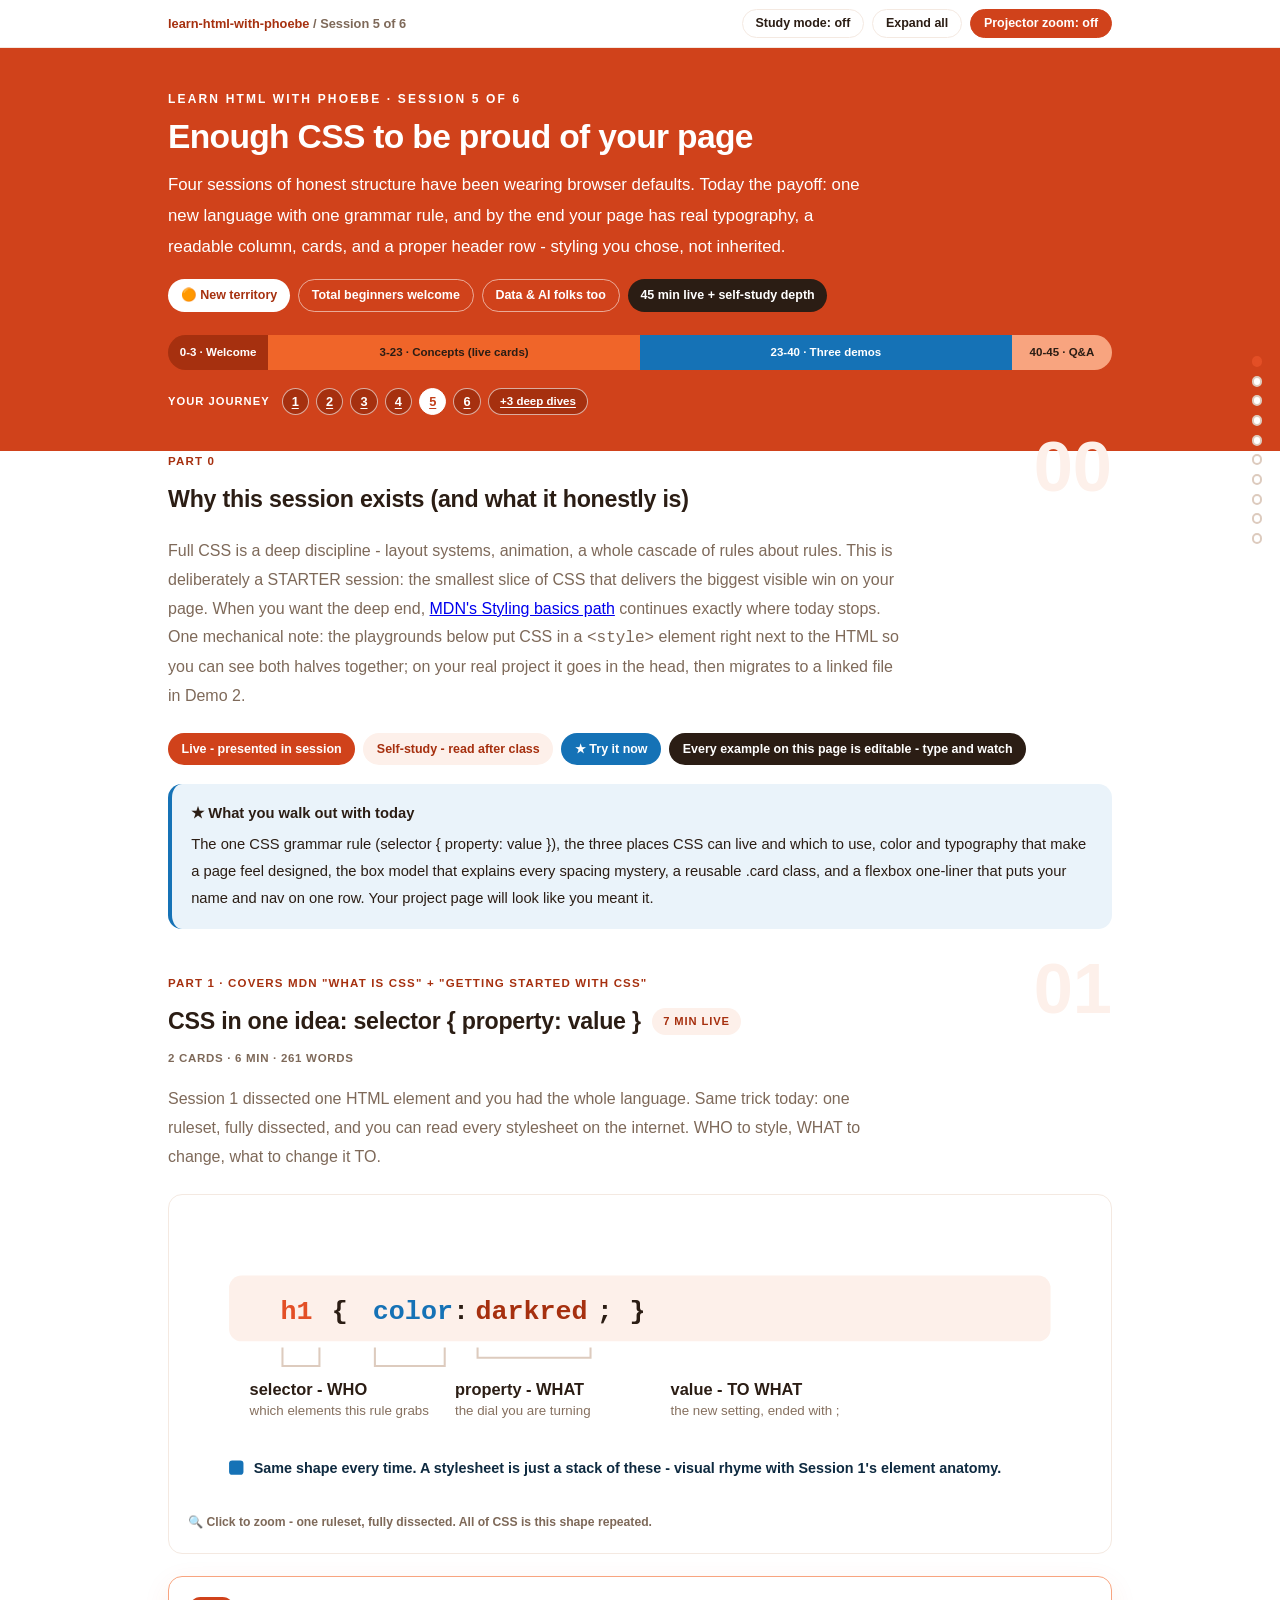
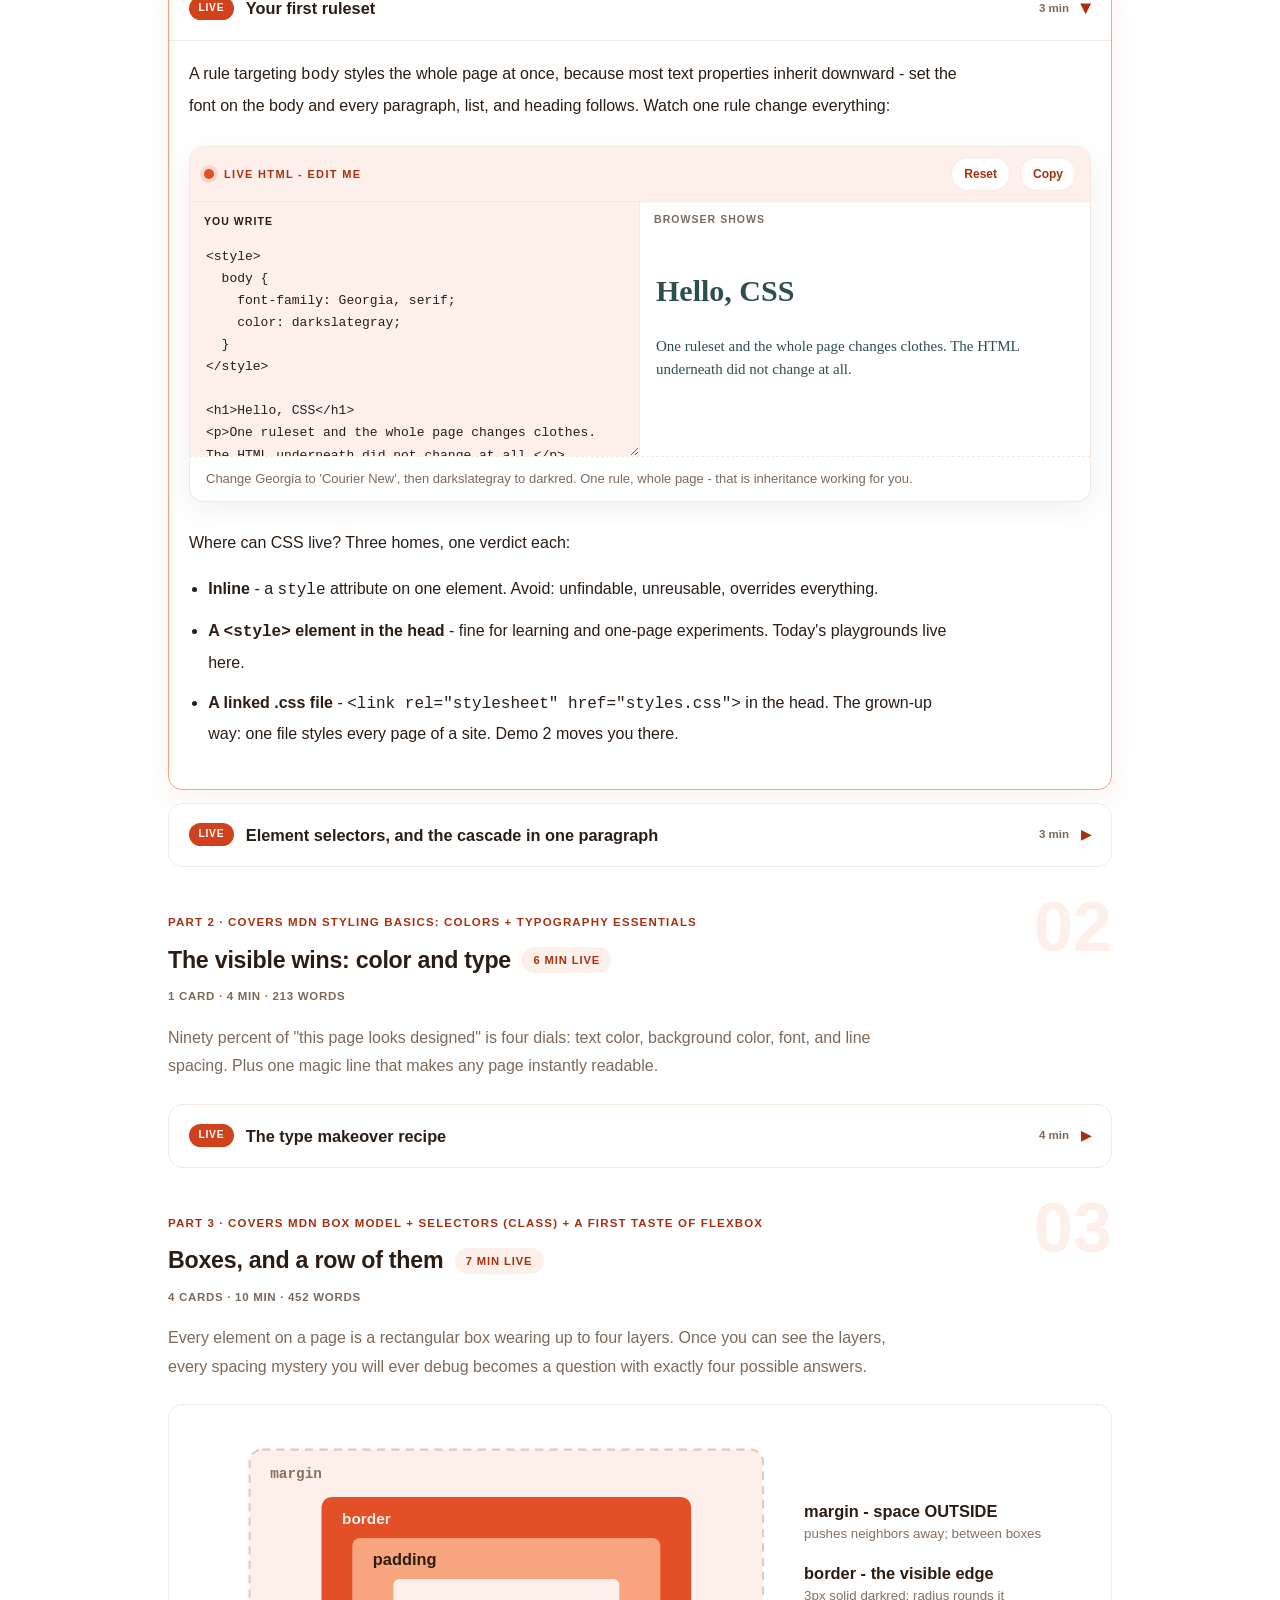
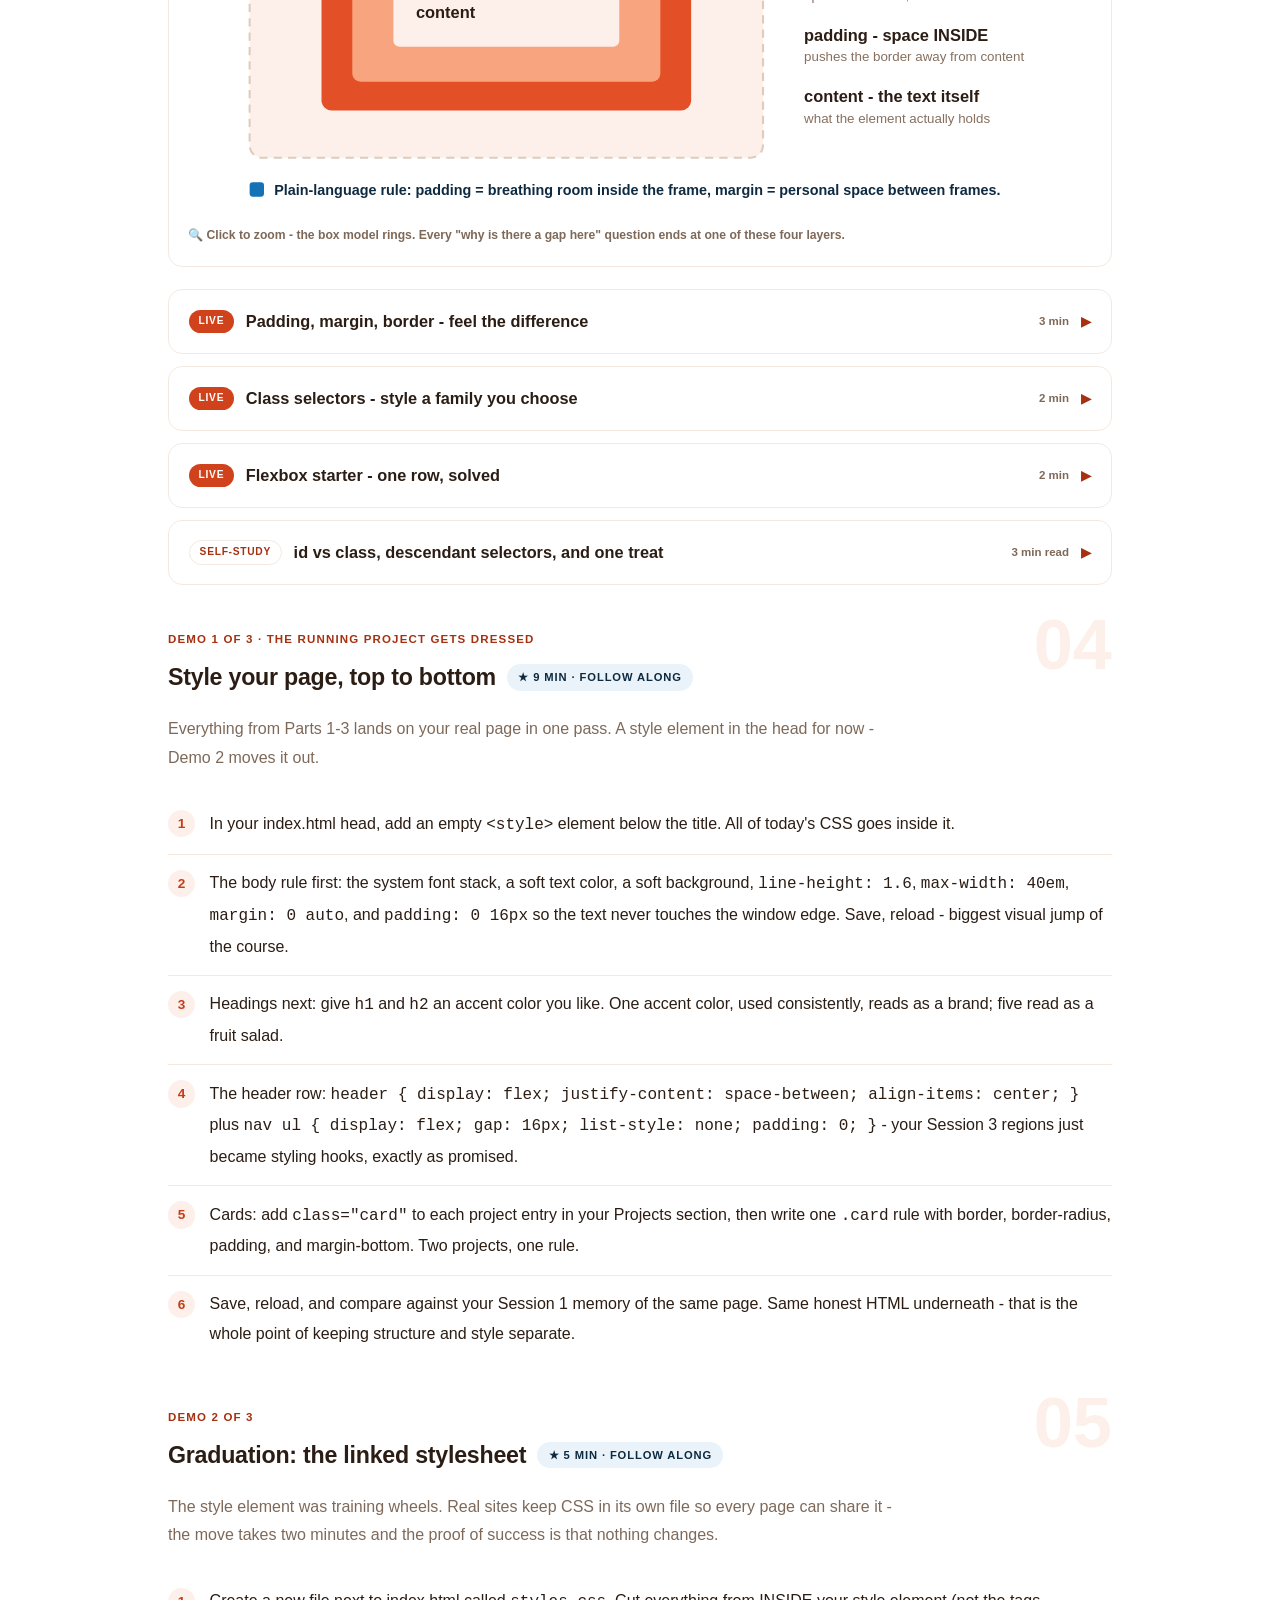
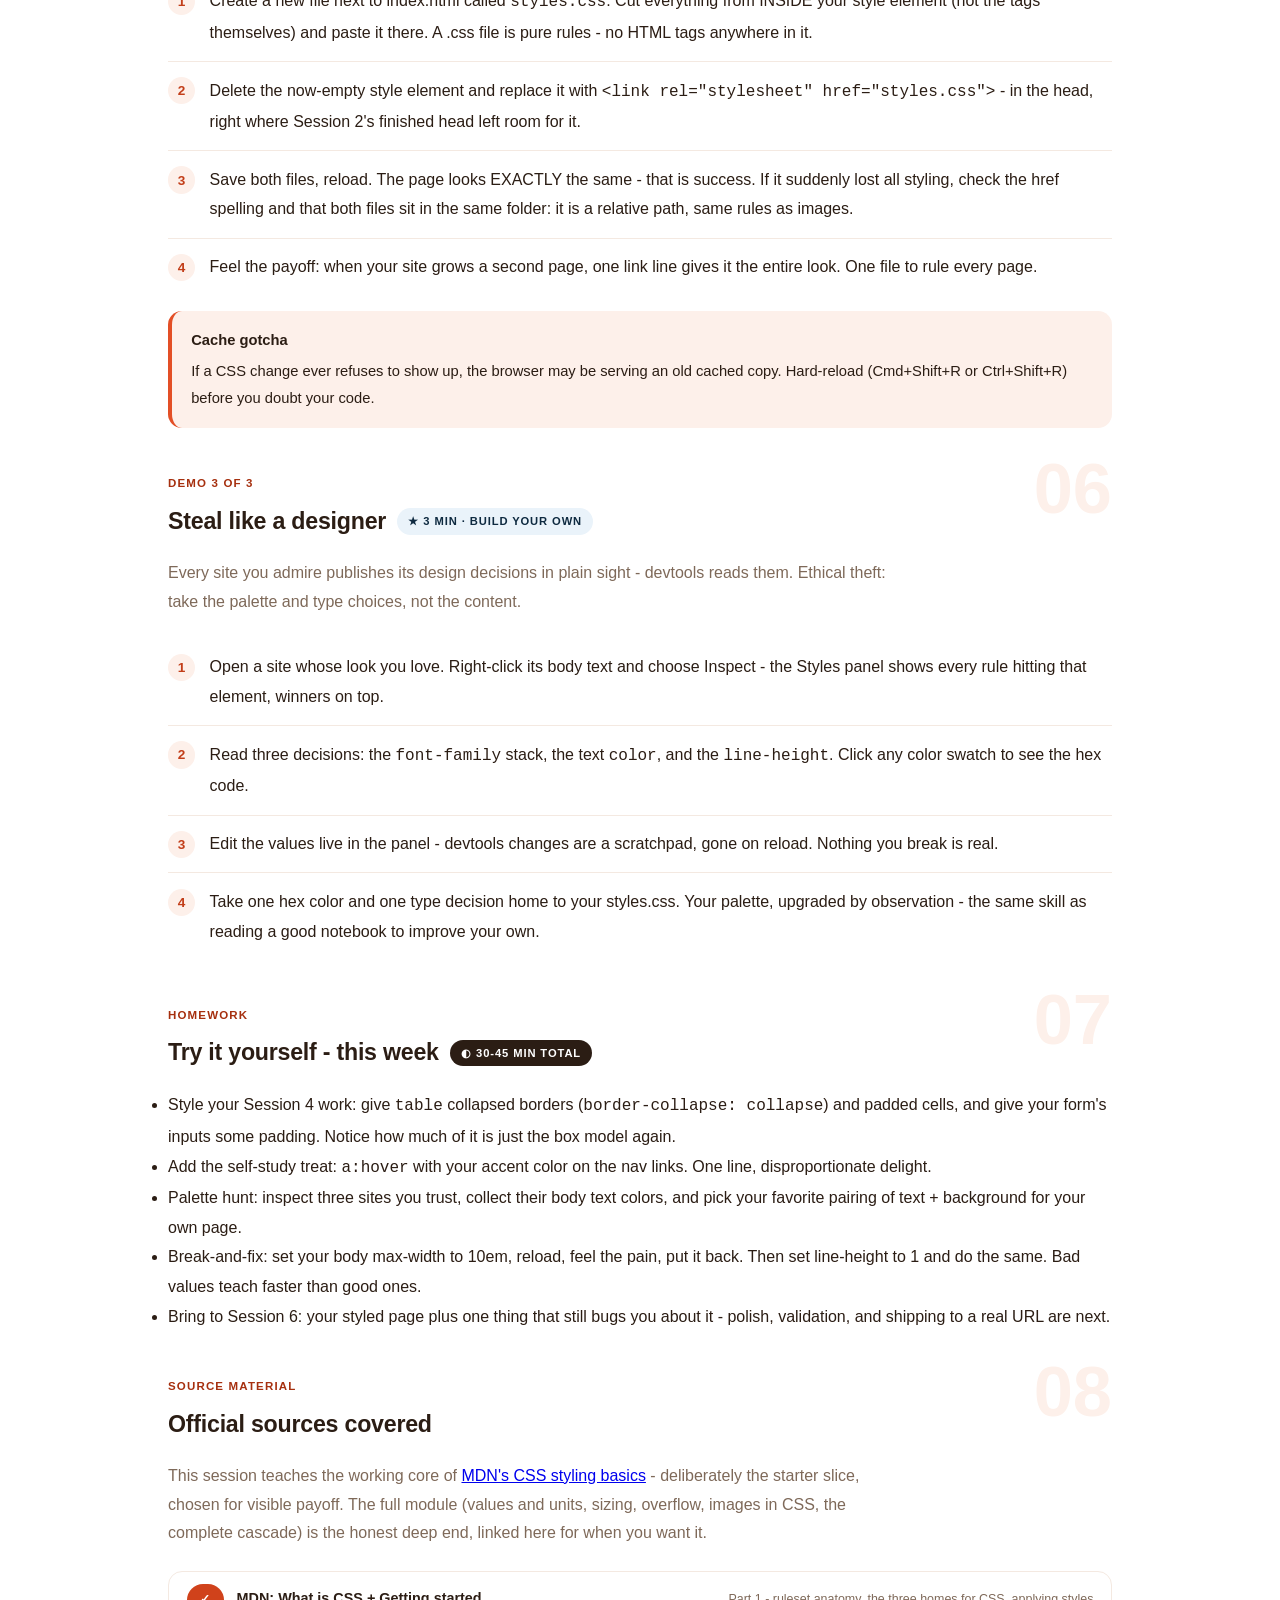
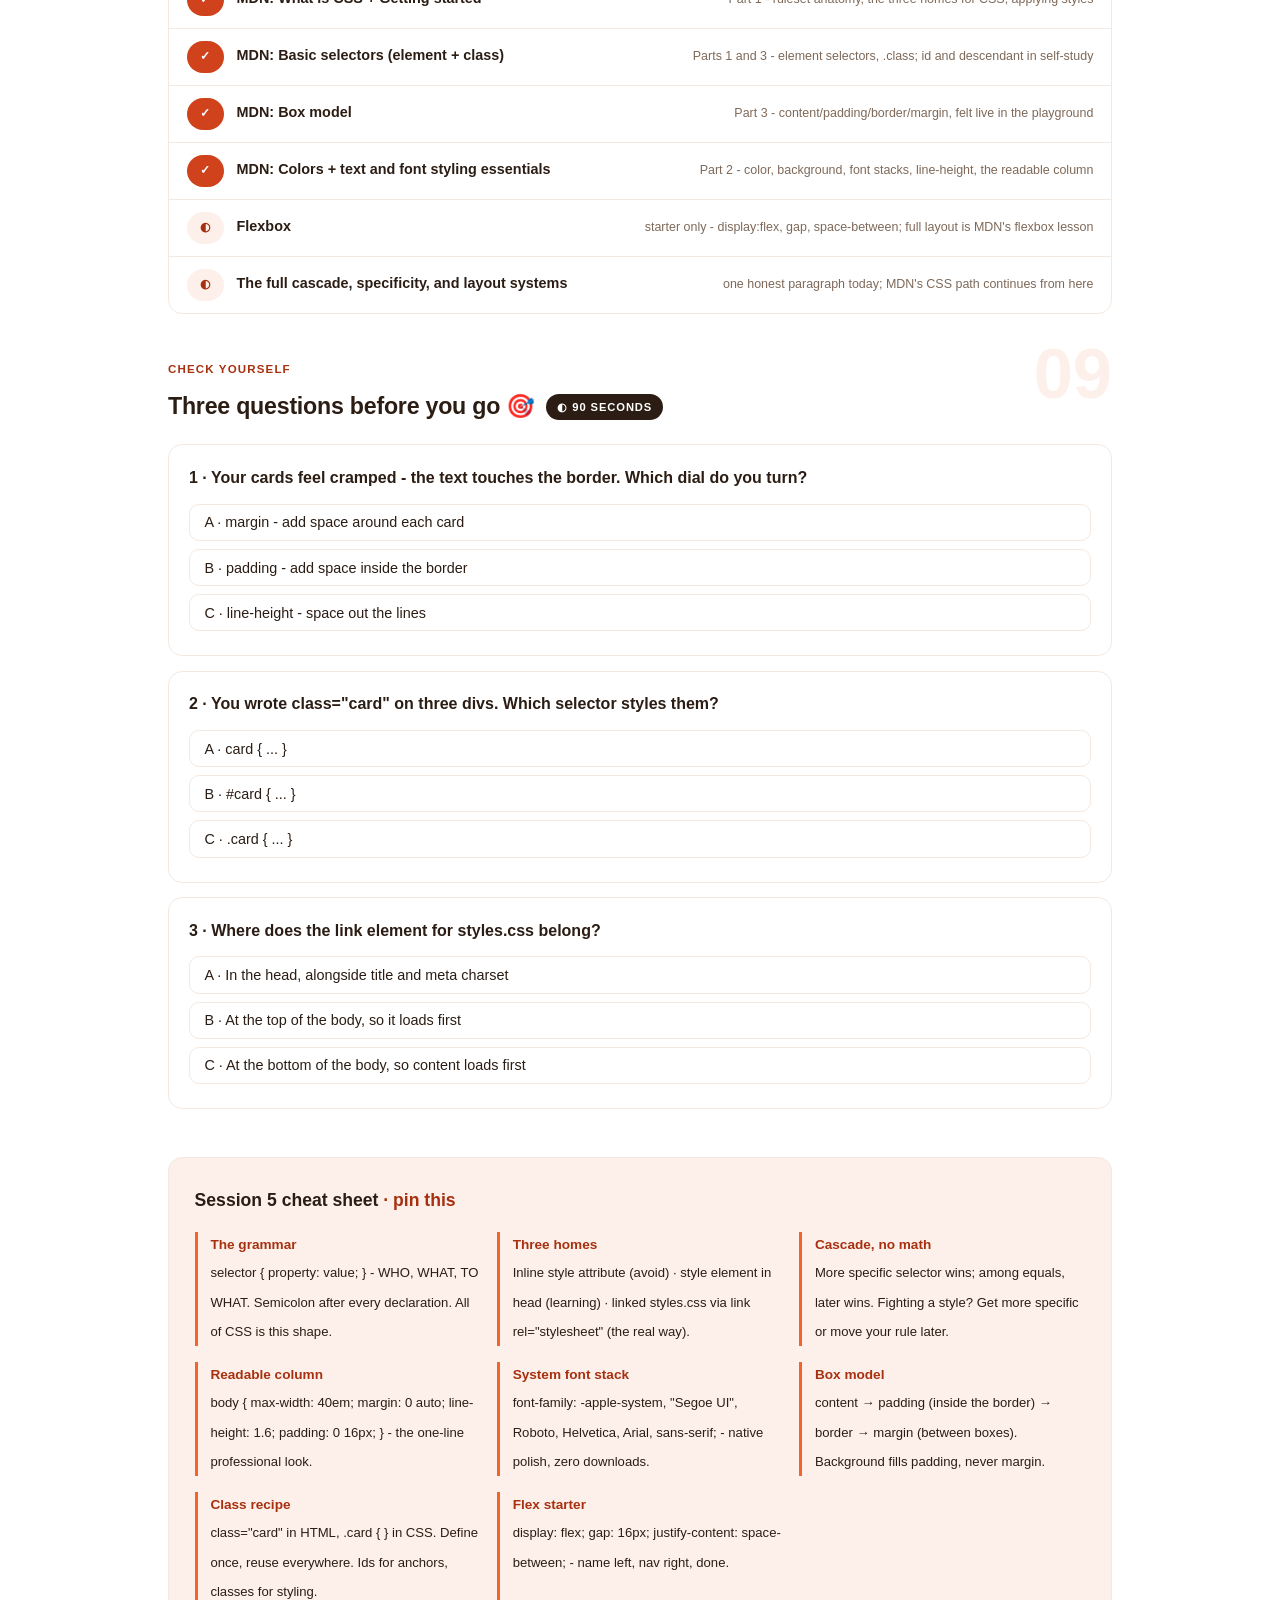
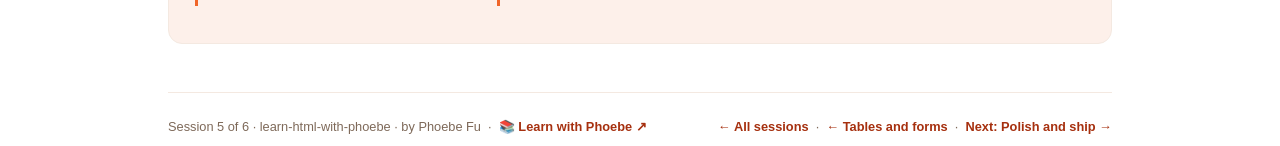
<file: courses/05-enough-css.html>
<!DOCTYPE html>
<html lang="en">
<head>
<meta charset="UTF-8">
<meta name="viewport" content="width=device-width, initial-scale=1.0">
<!-- social:start -->
<meta name="description" content="Full CSS is a deep discipline - layout systems, animation, a whole cascade of rules about rules. This is deliberately a STARTER session: the smallest slice of CSS that delivers the biggest...">
<meta property="og:type" content="article">
<meta property="og:site_name" content="Learn with Phoebe">
<meta property="og:title" content="Enough CSS to be proud of your page - learn html with phoebe">
<meta property="og:description" content="Full CSS is a deep discipline - layout systems, animation, a whole cascade of rules about rules. This is deliberately a STARTER session: the smallest slice of CSS that delivers the biggest...">
<meta property="og:url" content="https://phoebefu6.github.io/learn-html-with-phoebe/courses/05-enough-css.html">
<meta property="og:image" content="https://phoebefu6.github.io/learn-html-with-phoebe/assets/og-cover.png">
<meta property="og:image:width" content="1200">
<meta property="og:image:height" content="630">
<meta name="twitter:card" content="summary_large_image">
<meta name="twitter:title" content="Enough CSS to be proud of your page - learn html with phoebe">
<meta name="twitter:description" content="Full CSS is a deep discipline - layout systems, animation, a whole cascade of rules about rules. This is deliberately a STARTER session: the smallest slice of CSS that delivers the biggest...">
<meta name="twitter:image" content="https://phoebefu6.github.io/learn-html-with-phoebe/assets/og-cover.png">
<!-- social:end -->
<title>Session 5 · Enough CSS to be proud - learn html with phoebe</title>
<link rel="stylesheet" href="../assets/style.css?v=45">
</head>
<body>

<div class="toolbar">
  <div class="wrap">
    <span class="crumb"><a href="../index.html">learn-html-with-phoebe</a> / Session 5 of 6</span>
    <button class="btn" id="toggle-all" type="button">Expand all</button>
    <button class="btn primary" id="zoom-toggle" type="button">Projector zoom: off</button>
  </div>
</div>

<header class="masthead">
  <div class="wrap">
    <div class="eyebrow">Learn HTML with Phoebe · Session 5 of 6</div>
    <h1>Enough <span class="accent">CSS</span> to be proud of your page</h1>
    <p class="sub">Four sessions of honest structure have been wearing browser defaults. Today the payoff: one new language with one grammar rule, and by the end your page has real typography, a readable column, cards, and a proper header row - styling you chose, not inherited.</p>
    <div class="chip-row">
      <span class="chip level">🟠 New territory</span>
      <span class="chip audience">Total beginners welcome</span>
      <span class="chip audience">Data &amp; AI folks too</span>
      <span class="chip time">45 min live + self-study depth</span>
    </div>
    <div class="agenda">
      <span class="a1" style="flex:1">0-3 · Welcome</span>
      <span class="a2" style="flex:4">3-23 · Concepts (live cards)</span>
      <span class="a3" style="flex:4">23-40 · Three demos</span>
      <span class="a4" style="flex:1">40-45 · Q&amp;A</span>
    </div>
  </div>
</header>

<main class="wrap">

  <!-- ============ INTRO ============ -->
  <section class="section" id="intro">
    <div class="section-kicker">
      <span class="klabel">Part 0</span>
      <h2>Why this session exists (and what it honestly is)</h2>
    </div>
    <p class="lede">Full CSS is a deep discipline - layout systems, animation, a whole cascade of rules about rules. This is deliberately a STARTER session: the smallest slice of CSS that delivers the biggest visible win on your page. When you want the deep end, <a href="https://developer.mozilla.org/en-US/docs/Learn_web_development/Core/Styling_basics" target="_blank" rel="noopener">MDN's Styling basics path</a> continues exactly where today stops. One mechanical note: the playgrounds below put CSS in a <code>&lt;style&gt;</code> element right next to the HTML so you can see both halves together; on your real project it goes in the head, then migrates to a linked file in Demo 2.</p>
    <div class="legend">
      <span class="pill solid">Live - presented in session</span>
      <span class="pill light">Self-study - read after class</span>
      <span class="pill peach">★ Try it now</span>
      <span class="pill inkpill">Every example on this page is editable - type and watch</span>
    </div>
    <div class="callout win">
      <strong>★ What you walk out with today</strong>
      The one CSS grammar rule (selector { property: value }), the three places CSS can live and which to use, color and typography that make a page feel designed, the box model that explains every spacing mystery, a reusable .card class, and a flexbox one-liner that puts your name and nav on one row. Your project page will look like you meant it.
    </div>
  </section>

  <!-- ============ PART 1: THE GRAMMAR ============ -->
  <section class="section" id="grammar">
    <div class="section-kicker">
      <span class="klabel">Part 1 · covers MDN "What is CSS" + "Getting started with CSS"</span>
      <h2>CSS in one idea: selector { property: value } <span class="tag concept">7 min live</span></h2>
    </div>
    <p class="lede">Session 1 dissected one HTML element and you had the whole language. Same trick today: one ruleset, fully dissected, and you can read every stylesheet on the internet. WHO to style, WHAT to change, what to change it TO.</p>

    <figure class="zoomable">
      <svg viewBox="0 0 880 280" xmlns="http://www.w3.org/2000/svg" role="img" aria-label="Anatomy of a CSS ruleset: selector, then braces containing property colon value semicolon">
        <style>
          .crS { font: 600 26px 'SF Mono', Menlo, monospace; fill: #E34F26; }
          .crB { font: 600 26px 'SF Mono', Menlo, monospace; fill: #2B1D14; }
          .crP { font: 600 26px 'SF Mono', Menlo, monospace; fill: #1572B6; }
          .crV { font: 600 26px 'SF Mono', Menlo, monospace; fill: #A6300F; }
          .crT { font: 700 16px Inter, sans-serif; fill: #2B1D14; }
          .crX { font: 400 13px Inter, sans-serif; fill: #86705F; }
          .crN { font: 600 14px Inter, sans-serif; fill: #0E2A40; }
          .crBr { stroke: #DDCBBE; stroke-width: 2; fill: none; }
        </style>
        <rect x="40" y="60" width="800" height="64" rx="12" fill="#FDF0EA"/>
        <text class="crS" x="90" y="102">h1</text>
        <text class="crB" x="140" y="102">{</text>
        <text class="crP" x="180" y="102">color</text>
        <text class="crB" x="258" y="102">:</text>
        <text class="crV" x="280" y="102">darkred</text>
        <text class="crB" x="398" y="102">;</text>
        <text class="crB" x="430" y="102">}</text>
        <path class="crBr" d="M92,130 L92,148 L128,148 L128,130"/>
        <text class="crT" x="60" y="176">selector - WHO</text>
        <text class="crX" x="60" y="196">which elements this rule grabs</text>
        <path class="crBr" d="M182,130 L182,148 L250,148 L250,130"/>
        <text class="crT" x="260" y="176">property - WHAT</text>
        <text class="crX" x="260" y="196">the dial you are turning</text>
        <path class="crBr" d="M282,130 L282,140 L392,140 L392,130"/>
        <text class="crT" x="470" y="176">value - TO WHAT</text>
        <text class="crX" x="470" y="196">the new setting, ended with ;</text>
        <rect x="40" y="240" width="14" height="14" rx="3" fill="#1572B6"/>
        <text class="crN" x="64" y="252">Same shape every time. A stylesheet is just a stack of these - visual rhyme with Session 1's element anatomy.</text>
      </svg>
      <figcaption>🔍 Click to zoom - one ruleset, fully dissected. All of CSS is this shape repeated.</figcaption>
    </figure>

    <details class="card" open>
      <summary><span class="mode live">Live</span>Your first ruleset<span class="mini">3 min</span><span class="caret">▶</span></summary>
      <div class="body">
        <p>A rule targeting <code>body</code> styles the whole page at once, because most text properties inherit downward - set the font on the body and every paragraph, list, and heading follows. Watch one rule change everything:</p>
        <div class="pg" data-caption="Change Georgia to 'Courier New', then darkslategray to darkred. One rule, whole page - that is inheritance working for you." data-height="220">
<pre class="pg-src">
&lt;style&gt;
  body {
    font-family: Georgia, serif;
    color: darkslategray;
  }
&lt;/style&gt;

&lt;h1&gt;Hello, CSS&lt;/h1&gt;
&lt;p&gt;One ruleset and the whole page changes clothes.
The HTML underneath did not change at all.&lt;/p&gt;
</pre>
        </div>
        <p>Where can CSS live? Three homes, one verdict each:</p>
        <ul>
          <li><strong>Inline</strong> - a <code>style</code> attribute on one element. Avoid: unfindable, unreusable, overrides everything.</li>
          <li><strong>A <code>&lt;style&gt;</code> element in the head</strong> - fine for learning and one-page experiments. Today's playgrounds live here.</li>
          <li><strong>A linked .css file</strong> - <code>&lt;link rel="stylesheet" href="styles.css"&gt;</code> in the head. The grown-up way: one file styles every page of a site. Demo 2 moves you there.</li>
        </ul>
      </div>
    </details>

    <details class="card">
      <summary><span class="mode live">Live</span>Element selectors, and the cascade in one paragraph<span class="mini">3 min</span><span class="caret">▶</span></summary>
      <div class="body">
        <p>The simplest selector is an element name: <code>p</code> grabs every paragraph, <code>h2</code> every second-level heading. One rule, every match - the same power a good regex has over a text file.</p>
        <div class="pg" data-caption="Both h2s obey one rule. Add a rule for strong (try background-color: gold) and watch every strong on the page light up at once." data-height="260">
<pre class="pg-src">
&lt;style&gt;
  h2 { color: darkred; }
  p  { line-height: 1.6; }
&lt;/style&gt;

&lt;h2&gt;Every h2 obeys&lt;/h2&gt;
&lt;p&gt;One rule styles &lt;strong&gt;every&lt;/strong&gt; matching
element on the page, present and future.&lt;/p&gt;
&lt;h2&gt;This one too&lt;/h2&gt;
&lt;p&gt;No copy-paste styling, ever.&lt;/p&gt;
</pre>
        </div>
        <p><strong>The cascade, one paragraph, no math:</strong> when two rules disagree, the more specific selector wins (a class beats a bare element name), and among equals, the later one wins. That is genuinely enough for this course - if you ever find yourself fighting a style, write a slightly more specific selector or move your rule later, and read the full cascade story on MDN when curiosity strikes.</p>
      </div>
    </details>
  </section>

  <!-- ============ PART 2: COLOR AND TYPE ============ -->
  <section class="section" id="visible-wins">
    <div class="section-kicker">
      <span class="klabel">Part 2 · covers MDN styling basics: colors + typography essentials</span>
      <h2>The visible wins: color and type <span class="tag concept">6 min live</span></h2>
    </div>
    <p class="lede">Ninety percent of "this page looks designed" is four dials: text color, background color, font, and line spacing. Plus one magic line that makes any page instantly readable.</p>

    <details class="card">
      <summary><span class="mode live">Live</span>The type makeover recipe<span class="mini">4 min</span><span class="caret">▶</span></summary>
      <div class="body">
        <ul>
          <li><strong>color</strong> and <strong>background-color</strong> take named colors (<code>darkslategray</code>) or hex codes (<code>#2B1D14</code>) - hex is what design tools hand you. Soft dark on soft light beats pure black on pure white for long reading.</li>
          <li><strong>font-family</strong> takes a comma-separated wish list; the browser uses the first font it has. The <em>system font stack</em> below means "whatever this device uses natively" - free polish, zero downloads.</li>
          <li><strong>line-height: 1.6</strong> - the single cheapest readability upgrade in CSS. Default is cramped; 1.6 lets text breathe.</li>
          <li><strong>max-width + margin auto</strong> - cap the line length and center the column. Full-window text lines are unreadable; this one-two is why every article site has a centered column.</li>
        </ul>
        <div class="pg" data-caption="Delete the max-width line and watch the text sprawl. Put it back. Then swap the background-color for lavenderblush - your palette, your call." data-height="300">
<pre class="pg-src">
&lt;style&gt;
  body {
    font-family: -apple-system, "Segoe UI", Roboto,
                 Helvetica, Arial, sans-serif;
    color: #2B1D14;
    background-color: #FDF6F0;
    line-height: 1.6;
    max-width: 34em;
    margin: 0 auto;
  }
  h1 { color: #A6300F; }
&lt;/style&gt;

&lt;h1&gt;A readable column&lt;/h1&gt;
&lt;p&gt;Capped width, centered, breathing room between
lines, a font the device already loves. This is
most of what "professionally styled" means.&lt;/p&gt;
</pre>
        </div>
        <div class="callout example">
          <span class="ex-pill">Real world</span>
          <p><strong>This recipe is the whole first impression of a report.</strong> The same eight lines dropped into a Jupyter HTML export, a Streamlit custom style, or an emailed analysis turn "raw output" into "someone crafted this". Stakeholders cannot name why they trust the second one more - but they do.</p>
        </div>
      </div>
    </details>
  </section>

  <!-- ============ PART 3: BOXES ============ -->
  <section class="section" id="boxes">
    <div class="section-kicker">
      <span class="klabel">Part 3 · covers MDN box model + selectors (class) + a first taste of flexbox</span>
      <h2>Boxes, and a row of them <span class="tag concept">7 min live</span></h2>
    </div>
    <p class="lede">Every element on a page is a rectangular box wearing up to four layers. Once you can see the layers, every spacing mystery you will ever debug becomes a question with exactly four possible answers.</p>

    <figure class="zoomable">
      <svg viewBox="0 0 880 380" xmlns="http://www.w3.org/2000/svg" role="img" aria-label="The CSS box model: content inside padding inside border inside margin">
        <style>
          .bmT { font: 700 16px Inter, sans-serif; fill: #2B1D14; }
          .bmW { font: 700 15px Inter, sans-serif; fill: #FDF0EA; }
          .bmK { font: 600 14px 'SF Mono', Menlo, monospace; fill: #86705F; }
          .bmX { font: 400 13px Inter, sans-serif; fill: #86705F; }
          .bmN { font: 600 14px Inter, sans-serif; fill: #0E2A40; }
        </style>
        <rect x="60" y="24" width="500" height="300" rx="12" fill="#FDF0EA" stroke="#DDCBBE" stroke-width="2" stroke-dasharray="8 6"/>
        <text class="bmK" x="80" y="52">margin</text>
        <rect x="130" y="70" width="360" height="208" rx="10" fill="#E34F26"/>
        <text class="bmW" x="150" y="96">border</text>
        <rect x="160" y="110" width="300" height="140" rx="8" fill="#F8A47F"/>
        <text class="bmT" x="180" y="136">padding</text>
        <rect x="200" y="150" width="220" height="66" rx="6" fill="#FDF0EA"/>
        <text class="bmT" x="222" y="188">content</text>
        <text class="bmT" x="600" y="90">margin - space OUTSIDE</text>
        <text class="bmX" x="600" y="110">pushes neighbors away; between boxes</text>
        <text class="bmT" x="600" y="150">border - the visible edge</text>
        <text class="bmX" x="600" y="170">3px solid darkred; radius rounds it</text>
        <text class="bmT" x="600" y="210">padding - space INSIDE</text>
        <text class="bmX" x="600" y="230">pushes the border away from content</text>
        <text class="bmT" x="600" y="270">content - the text itself</text>
        <text class="bmX" x="600" y="290">what the element actually holds</text>
        <rect x="60" y="348" width="14" height="14" rx="3" fill="#1572B6"/>
        <text class="bmN" x="84" y="360">Plain-language rule: padding = breathing room inside the frame, margin = personal space between frames.</text>
      </svg>
      <figcaption>🔍 Click to zoom - the box model rings. Every "why is there a gap here" question ends at one of these four layers.</figcaption>
    </figure>

    <details class="card">
      <summary><span class="mode live">Live</span>Padding, margin, border - feel the difference<span class="mini">3 min</span><span class="caret">▶</span></summary>
      <div class="body">
        <p>Don't memorize the diagram - poke it. The playground below has both spacing dials on real boxes; the fastest way to own the box model is to turn one dial at a time and watch what moves.</p>
        <div class="pg" data-caption="Turn one dial at a time: set padding to 40px (inside grows), then margin to 4px (boxes huddle), then border-radius to 30px. Watch what moves each time." data-height="280">
<pre class="pg-src">
&lt;style&gt;
  p {
    padding: 16px;
    margin: 24px;
    border: 3px solid darkred;
    border-radius: 12px;
    background-color: papayawhip;
  }
&lt;/style&gt;

&lt;p&gt;Box one - my padding is space inside my border.&lt;/p&gt;
&lt;p&gt;Box two - the gap between us is our margins.&lt;/p&gt;
</pre>
        </div>
        <ul>
          <li><strong>Background color fills the padding</strong> but not the margin - which is how you can always tell them apart on screen.</li>
          <li><strong>border-radius</strong> rounds the corners; it is why the modern web looks friendly.</li>
        </ul>
      </div>
    </details>

    <details class="card">
      <summary><span class="mode live">Live</span>Class selectors - style a family you choose<span class="mini">2 min</span><span class="caret">▶</span></summary>
      <div class="body">
        <p>Element selectors grab every p, but you rarely want EVERY p to be a card. A <code>class</code> attribute names your own family of elements, and a selector starting with a dot grabs exactly that family: <code>.card</code> in CSS matches <code>class="card"</code> in HTML. Define once, reuse everywhere - this is the pattern behind every design system you have ever used.</p>
        <div class="pg" data-caption="Add class='card' to the last div and watch it join the family. Then invent a second class (.highlight with a background-color) and put both classes on one div: class='card highlight'." data-height="300">
<pre class="pg-src">
&lt;style&gt;
  .card {
    border: 1px solid darksalmon;
    border-radius: 10px;
    padding: 16px;
    margin-bottom: 12px;
  }
&lt;/style&gt;

&lt;div class="card"&gt;
  &lt;h3&gt;Sales dashboard&lt;/h3&gt;
  &lt;p&gt;A weekend build with real numbers.&lt;/p&gt;
&lt;/div&gt;
&lt;div class="card"&gt;
  &lt;h3&gt;This course site&lt;/h3&gt;
  &lt;p&gt;Yes, these cards are the same trick.&lt;/p&gt;
&lt;/div&gt;
&lt;div&gt;
  &lt;h3&gt;No class yet&lt;/h3&gt;
  &lt;p&gt;Not in the family, no card styling.&lt;/p&gt;
&lt;/div&gt;
</pre>
        </div>
      </div>
    </details>

    <details class="card">
      <summary><span class="mode live">Live</span>Flexbox starter - one row, solved<span class="mini">2 min</span><span class="caret">▶</span></summary>
      <div class="body">
        <p>Full CSS layout is Session 6-and-beyond territory, but one flexbox move is too useful to wait: <code>display: flex</code> on a container lays its children out in a row, <code>gap</code> spaces them evenly, and <code>justify-content: space-between</code> pushes the first and last child to opposite ends. That is the classic site header - name left, nav right - in three properties.</p>
        <div class="pg" data-caption="Delete the display: flex line and watch the header collapse back to a stack - that one line IS the row. Then try justify-content: center." data-height="240">
<pre class="pg-src">
&lt;style&gt;
  header {
    display: flex;
    justify-content: space-between;
    align-items: center;
    padding: 12px 16px;
    border-bottom: 3px solid darkred;
  }
  nav { display: flex; gap: 16px; }
&lt;/style&gt;

&lt;header&gt;
  &lt;strong&gt;Phoebe Fu&lt;/strong&gt;
  &lt;nav&gt;
    &lt;a href="#about"&gt;About&lt;/a&gt;
    &lt;a href="#projects"&gt;Projects&lt;/a&gt;
    &lt;a href="#contact"&gt;Contact&lt;/a&gt;
  &lt;/nav&gt;
&lt;/header&gt;
</pre>
        </div>
      </div>
    </details>

    <details class="card">
      <summary><span class="mode self">Self-study</span>id vs class, descendant selectors, and one treat<span class="mini">3 min read</span><span class="caret">▶</span></summary>
      <div class="body">
        <ul>
          <li><strong>id vs class:</strong> ids are unique anchors (Session 2's #about) and CSS can target them with <code>#about</code> - but ids win specificity fights so hard they cause them. House rule: ids for anchors, classes for styling.</li>
          <li><strong>Descendant selectors:</strong> <code>nav a</code> (with a space) means "links INSIDE a nav" - style the menu links without touching links in your paragraphs. Read right to left: a, inside nav.</li>
          <li><strong>Specificity fights:</strong> if a style refuses to apply, something more specific is winning. Resist the urge to pile on <code>!important</code> - inspect the element (Demo 3), find the winning rule, and write yours smarter. Every CSS veteran learned this the loud way.</li>
          <li><strong>One treat:</strong> <code>a:hover { color: darkred; }</code> styles links only while the mouse is over them. Your first taste of interactive CSS - one line, try it on your nav tonight.</li>
        </ul>
      </div>
    </details>
  </section>

  <!-- ============ DEMO 1 ============ -->
  <section class="section" id="demo-1">
    <div class="section-kicker">
      <span class="klabel">Demo 1 of 3 · the running project gets dressed</span>
      <h2>Style your page, top to bottom <span class="tag demo">★ 9 min · follow along</span></h2>
    </div>
    <p class="lede">Everything from Parts 1-3 lands on your real page in one pass. A style element in the head for now - Demo 2 moves it out.</p>

    <div class="steps">
      <div class="step"><p>In your index.html head, add an empty <code>&lt;style&gt;</code> element below the title. All of today's CSS goes inside it.</p></div>
      <div class="step"><p>The body rule first: the system font stack, a soft text color, a soft background, <code>line-height: 1.6</code>, <code>max-width: 40em</code>, <code>margin: 0 auto</code>, and <code>padding: 0 16px</code> so the text never touches the window edge. Save, reload - biggest visual jump of the course.</p></div>
      <div class="step"><p>Headings next: give <code>h1</code> and <code>h2</code> an accent color you like. One accent color, used consistently, reads as a brand; five read as a fruit salad.</p></div>
      <div class="step"><p>The header row: <code>header { display: flex; justify-content: space-between; align-items: center; }</code> plus <code>nav ul { display: flex; gap: 16px; list-style: none; padding: 0; }</code> - your Session 3 regions just became styling hooks, exactly as promised.</p></div>
      <div class="step"><p>Cards: add <code>class="card"</code> to each project entry in your Projects section, then write one <code>.card</code> rule with border, border-radius, padding, and margin-bottom. Two projects, one rule.</p></div>
      <div class="step"><p>Save, reload, and compare against your Session 1 memory of the same page. Same honest HTML underneath - that is the whole point of keeping structure and style separate.</p></div>
    </div>
  </section>

  <!-- ============ DEMO 2 ============ -->
  <section class="section" id="demo-2">
    <div class="section-kicker">
      <span class="klabel">Demo 2 of 3</span>
      <h2>Graduation: the linked stylesheet <span class="tag demo">★ 5 min · follow along</span></h2>
    </div>
    <p class="lede">The style element was training wheels. Real sites keep CSS in its own file so every page can share it - the move takes two minutes and the proof of success is that nothing changes.</p>

    <div class="steps">
      <div class="step"><p>Create a new file next to index.html called <code>styles.css</code>. Cut everything from INSIDE your style element (not the tags themselves) and paste it there. A .css file is pure rules - no HTML tags anywhere in it.</p></div>
      <div class="step"><p>Delete the now-empty style element and replace it with <code>&lt;link rel="stylesheet" href="styles.css"&gt;</code> - in the head, right where Session 2's finished head left room for it.</p></div>
      <div class="step"><p>Save both files, reload. The page looks EXACTLY the same - that is success. If it suddenly lost all styling, check the href spelling and that both files sit in the same folder: it is a relative path, same rules as images.</p></div>
      <div class="step"><p>Feel the payoff: when your site grows a second page, one link line gives it the entire look. One file to rule every page.</p></div>
    </div>

    <div class="callout tip">
      <strong>Cache gotcha</strong>
      If a CSS change ever refuses to show up, the browser may be serving an old cached copy. Hard-reload (Cmd+Shift+R or Ctrl+Shift+R) before you doubt your code.
    </div>
  </section>

  <!-- ============ DEMO 3 ============ -->
  <section class="section" id="demo-3">
    <div class="section-kicker">
      <span class="klabel">Demo 3 of 3</span>
      <h2>Steal like a designer <span class="tag demo">★ 3 min · build your own</span></h2>
    </div>
    <p class="lede">Every site you admire publishes its design decisions in plain sight - devtools reads them. Ethical theft: take the palette and type choices, not the content.</p>

    <div class="steps">
      <div class="step"><p>Open a site whose look you love. Right-click its body text and choose Inspect - the Styles panel shows every rule hitting that element, winners on top.</p></div>
      <div class="step"><p>Read three decisions: the <code>font-family</code> stack, the text <code>color</code>, and the <code>line-height</code>. Click any color swatch to see the hex code.</p></div>
      <div class="step"><p>Edit the values live in the panel - devtools changes are a scratchpad, gone on reload. Nothing you break is real.</p></div>
      <div class="step"><p>Take one hex color and one type decision home to your styles.css. Your palette, upgraded by observation - the same skill as reading a good notebook to improve your own.</p></div>
    </div>
  </section>

  <!-- ============ HOMEWORK ============ -->
  <section class="section" id="exercise">
    <div class="section-kicker">
      <span class="klabel">Homework</span>
      <h2>Try it yourself - this week <span class="tag exercise">◐ 30-45 min total</span></h2>
    </div>
    <ul>
      <li>Style your Session 4 work: give <code>table</code> collapsed borders (<code>border-collapse: collapse</code>) and padded cells, and give your form's inputs some padding. Notice how much of it is just the box model again.</li>
      <li>Add the self-study treat: <code>a:hover</code> with your accent color on the nav links. One line, disproportionate delight.</li>
      <li>Palette hunt: inspect three sites you trust, collect their body text colors, and pick your favorite pairing of text + background for your own page.</li>
      <li>Break-and-fix: set your body max-width to 10em, reload, feel the pain, put it back. Then set line-height to 1 and do the same. Bad values teach faster than good ones.</li>
      <li>Bring to Session 6: your styled page plus one thing that still bugs you about it - polish, validation, and shipping to a real URL are next.</li>
    </ul>
  </section>

  <!-- ============ OFFICIAL ============ -->
  <section class="section" id="official">
    <div class="section-kicker">
      <span class="klabel">Source material</span>
      <h2>Official sources covered</h2>
    </div>
    <p class="lede">This session teaches the working core of <a href="https://developer.mozilla.org/en-US/docs/Learn_web_development/Core/Styling_basics" target="_blank" rel="noopener">MDN's CSS styling basics</a> - deliberately the starter slice, chosen for visible payoff. The full module (values and units, sizing, overflow, images in CSS, the complete cascade) is the honest deep end, linked here for when you want it.</p>
    <div class="covered">
      <div class="covered-row"><span class="status pill solid">✓</span><span class="name">MDN: What is CSS + Getting started</span><span class="note">Part 1 - ruleset anatomy, the three homes for CSS, applying styles</span></div>
      <div class="covered-row"><span class="status pill solid">✓</span><span class="name">MDN: Basic selectors (element + class)</span><span class="note">Parts 1 and 3 - element selectors, .class; id and descendant in self-study</span></div>
      <div class="covered-row"><span class="status pill solid">✓</span><span class="name">MDN: Box model</span><span class="note">Part 3 - content/padding/border/margin, felt live in the playground</span></div>
      <div class="covered-row"><span class="status pill solid">✓</span><span class="name">MDN: Colors + text and font styling essentials</span><span class="note">Part 2 - color, background, font stacks, line-height, the readable column</span></div>
      <div class="covered-row"><span class="status pill light">◐</span><span class="name">Flexbox</span><span class="note">starter only - display:flex, gap, space-between; full layout is MDN's flexbox lesson</span></div>
      <div class="covered-row"><span class="status pill light">◐</span><span class="name">The full cascade, specificity, and layout systems</span><span class="note">one honest paragraph today; MDN's CSS path continues from here</span></div>
    </div>
  </section>

  <!-- ============ QUIZ ============ -->
  <section class="section" id="quiz">
    <div class="section-kicker">
      <span class="klabel">Check yourself</span>
      <h2>Three questions before you go 🎯 <span class="tag exercise">◐ 90 seconds</span></h2>
    </div>
    <div class="quiz-q" data-answer="1">
      <p class="qtext">1 · Your cards feel cramped - the text touches the border. Which dial do you turn?</p>
      <button class="qopt" type="button">A · margin - add space around each card</button>
      <button class="qopt" type="button">B · padding - add space inside the border</button>
      <button class="qopt" type="button">C · line-height - space out the lines</button>
      <p class="qwhy">Space between content and its own border is padding. Margin would move the cards apart from each other but the text would still hug the frame.</p>
    </div>
    <div class="quiz-q" data-answer="2">
      <p class="qtext">2 · You wrote class="card" on three divs. Which selector styles them?</p>
      <button class="qopt" type="button">A · card { ... }</button>
      <button class="qopt" type="button">B · #card { ... }</button>
      <button class="qopt" type="button">C · .card { ... }</button>
      <p class="qwhy">Dot means class, hash means id, bare name means element type. A bare "card" would look for a &lt;card&gt; element that does not exist.</p>
    </div>
    <div class="quiz-q" data-answer="0">
      <p class="qtext">3 · Where does the link element for styles.css belong?</p>
      <button class="qopt" type="button">A · In the head, alongside title and meta charset</button>
      <button class="qopt" type="button">B · At the top of the body, so it loads first</button>
      <button class="qopt" type="button">C · At the bottom of the body, so content loads first</button>
      <p class="qwhy">The stylesheet link is about the page, not on it - head territory from Session 1. Browsers want styles known before they paint the body.</p>
    </div>
    <p class="quiz-score"></p>
  </section>

  <!-- ============ CHEAT SHEET ============ -->
  <section class="cheat" id="cheatsheet">
    <h3>Session 5 cheat sheet <span>· pin this</span></h3>
    <div class="grid-2">
      <div class="cheat-item"><b>The grammar</b><span>selector { property: value; } - WHO, WHAT, TO WHAT. Semicolon after every declaration. All of CSS is this shape.</span></div>
      <div class="cheat-item"><b>Three homes</b><span>Inline style attribute (avoid) · style element in head (learning) · linked styles.css via link rel="stylesheet" (the real way).</span></div>
      <div class="cheat-item"><b>Cascade, no math</b><span>More specific selector wins; among equals, later wins. Fighting a style? Get more specific or move your rule later.</span></div>
      <div class="cheat-item"><b>Readable column</b><span>body { max-width: 40em; margin: 0 auto; line-height: 1.6; padding: 0 16px; } - the one-line professional look.</span></div>
      <div class="cheat-item"><b>System font stack</b><span>font-family: -apple-system, "Segoe UI", Roboto, Helvetica, Arial, sans-serif; - native polish, zero downloads.</span></div>
      <div class="cheat-item"><b>Box model</b><span>content → padding (inside the border) → border → margin (between boxes). Background fills padding, never margin.</span></div>
      <div class="cheat-item"><b>Class recipe</b><span>class="card" in HTML, .card { } in CSS. Define once, reuse everywhere. Ids for anchors, classes for styling.</span></div>
      <div class="cheat-item"><b>Flex starter</b><span>display: flex; gap: 16px; justify-content: space-between; - name left, nav right, done.</span></div>
    </div>
  </section>

  <footer class="pagefoot">
    <span>Session 5 of 6 · learn-html-with-phoebe · by Phoebe Fu &nbsp;·&nbsp; 📚 <a href="https://phoebefu6.github.io/learn-with-phoebe/">Learn with Phoebe ↗</a></span>
    <span><a href="../index.html">← All sessions</a> &nbsp;·&nbsp; <a href="04-tables-and-forms.html">← Tables and forms</a> &nbsp;·&nbsp; <a href="06-polish-and-ship.html">Next: Polish and ship →</a></span>
  </footer>

</main>

<script src="../assets/app.js?v=44"></script>
<script src="../assets/html-live.js?v=17"></script>
</body>
</html>
</file>
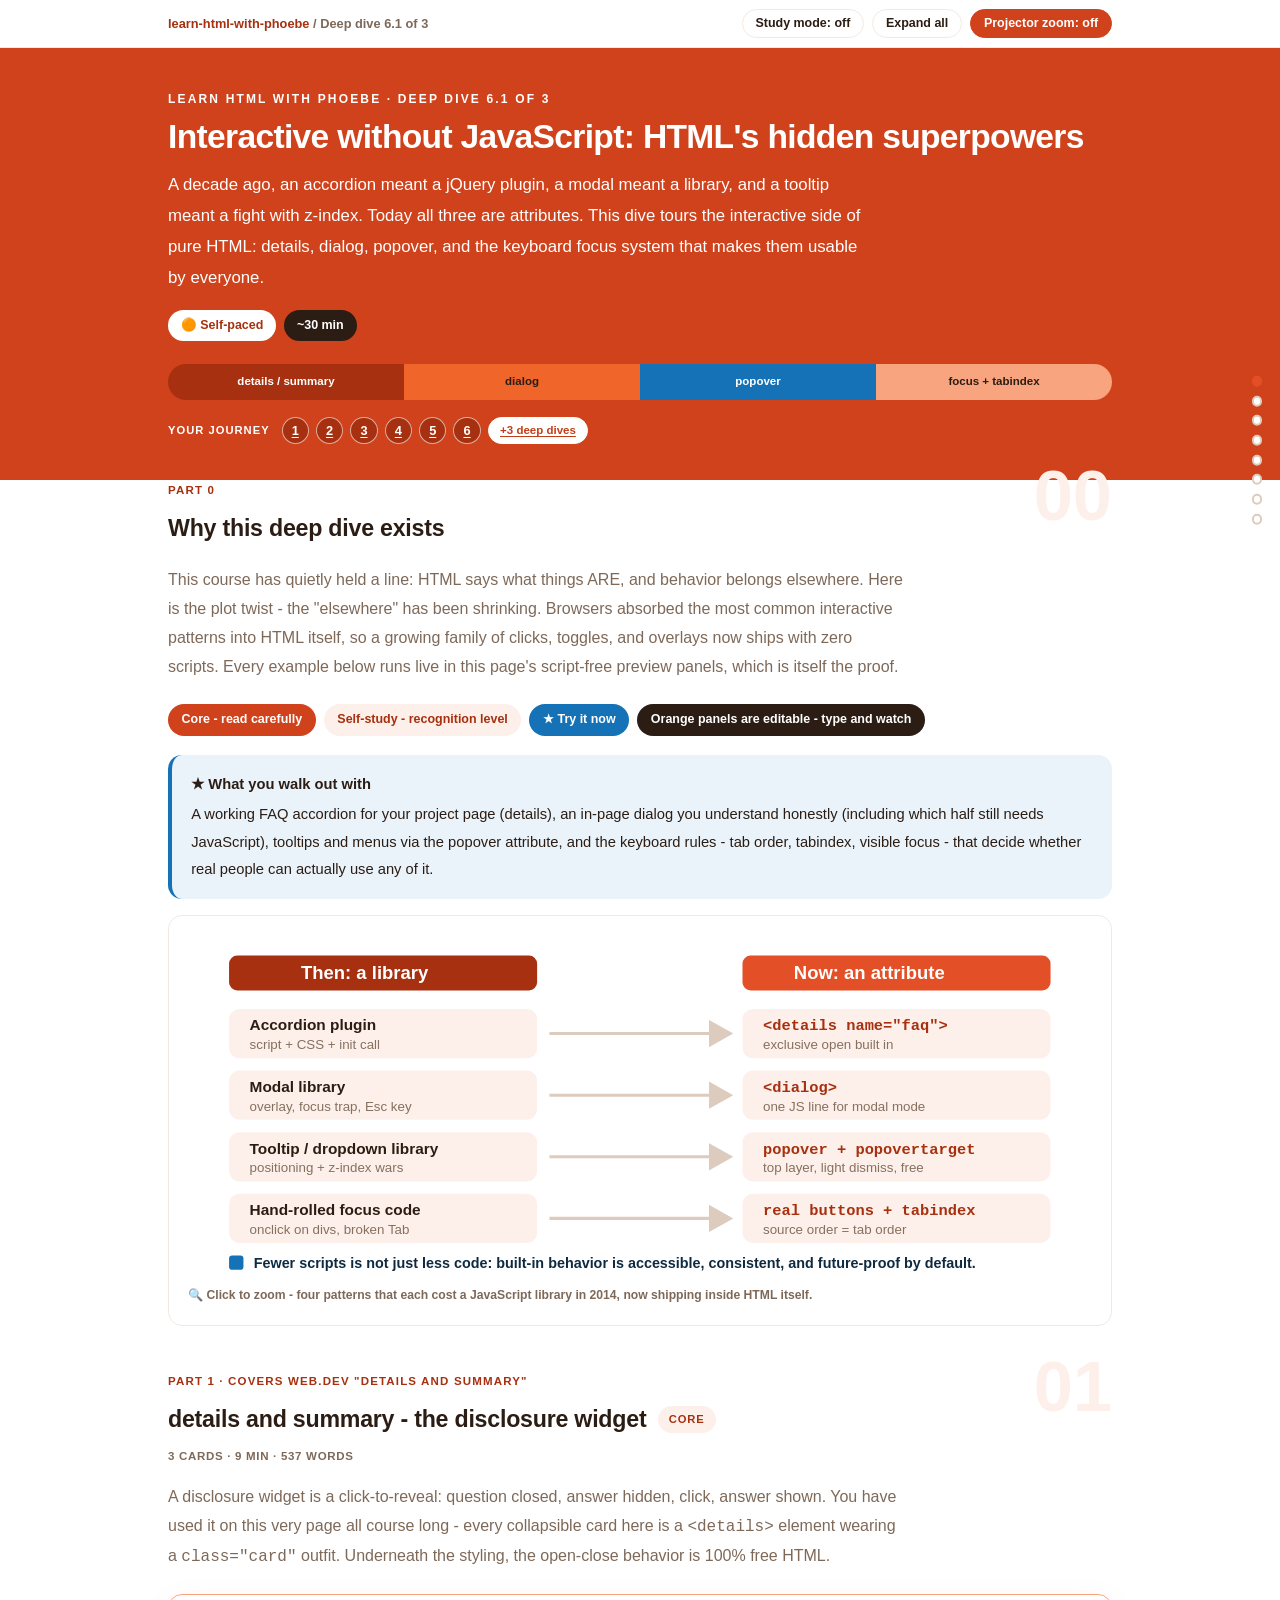
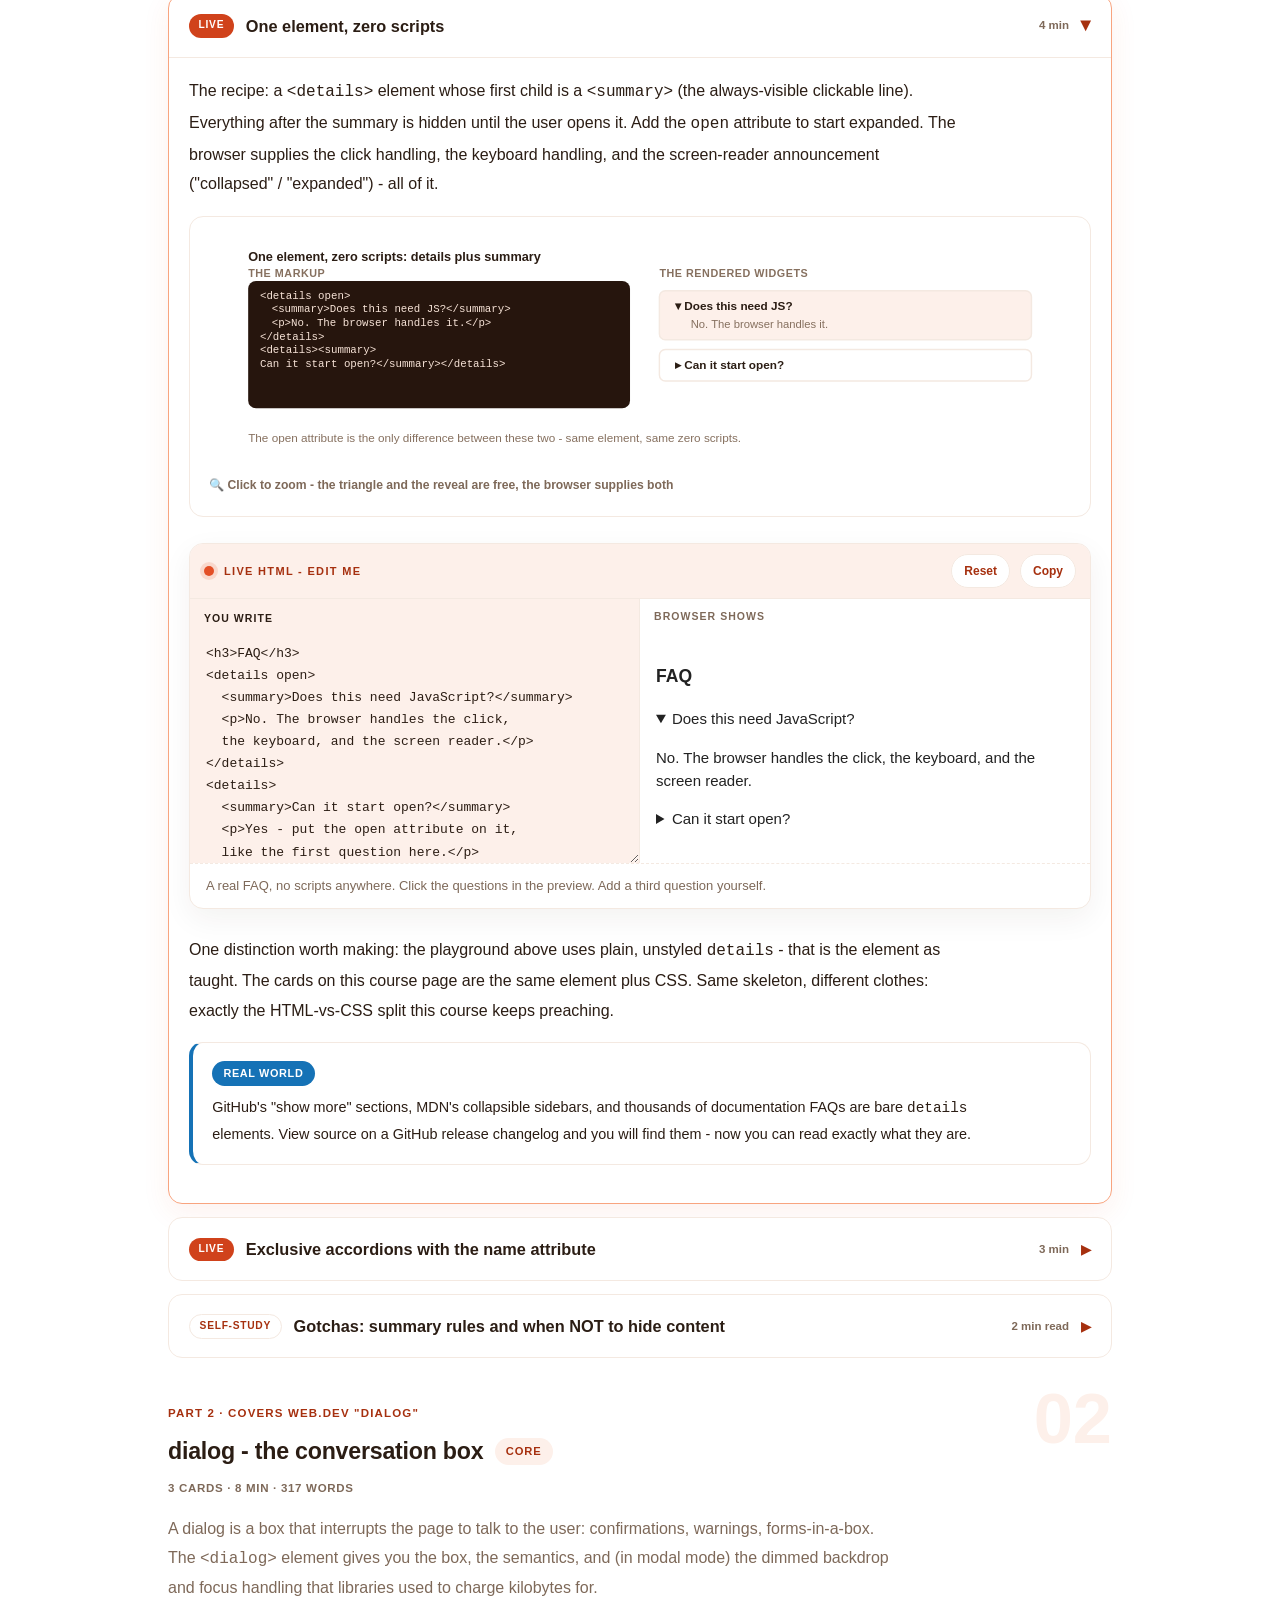
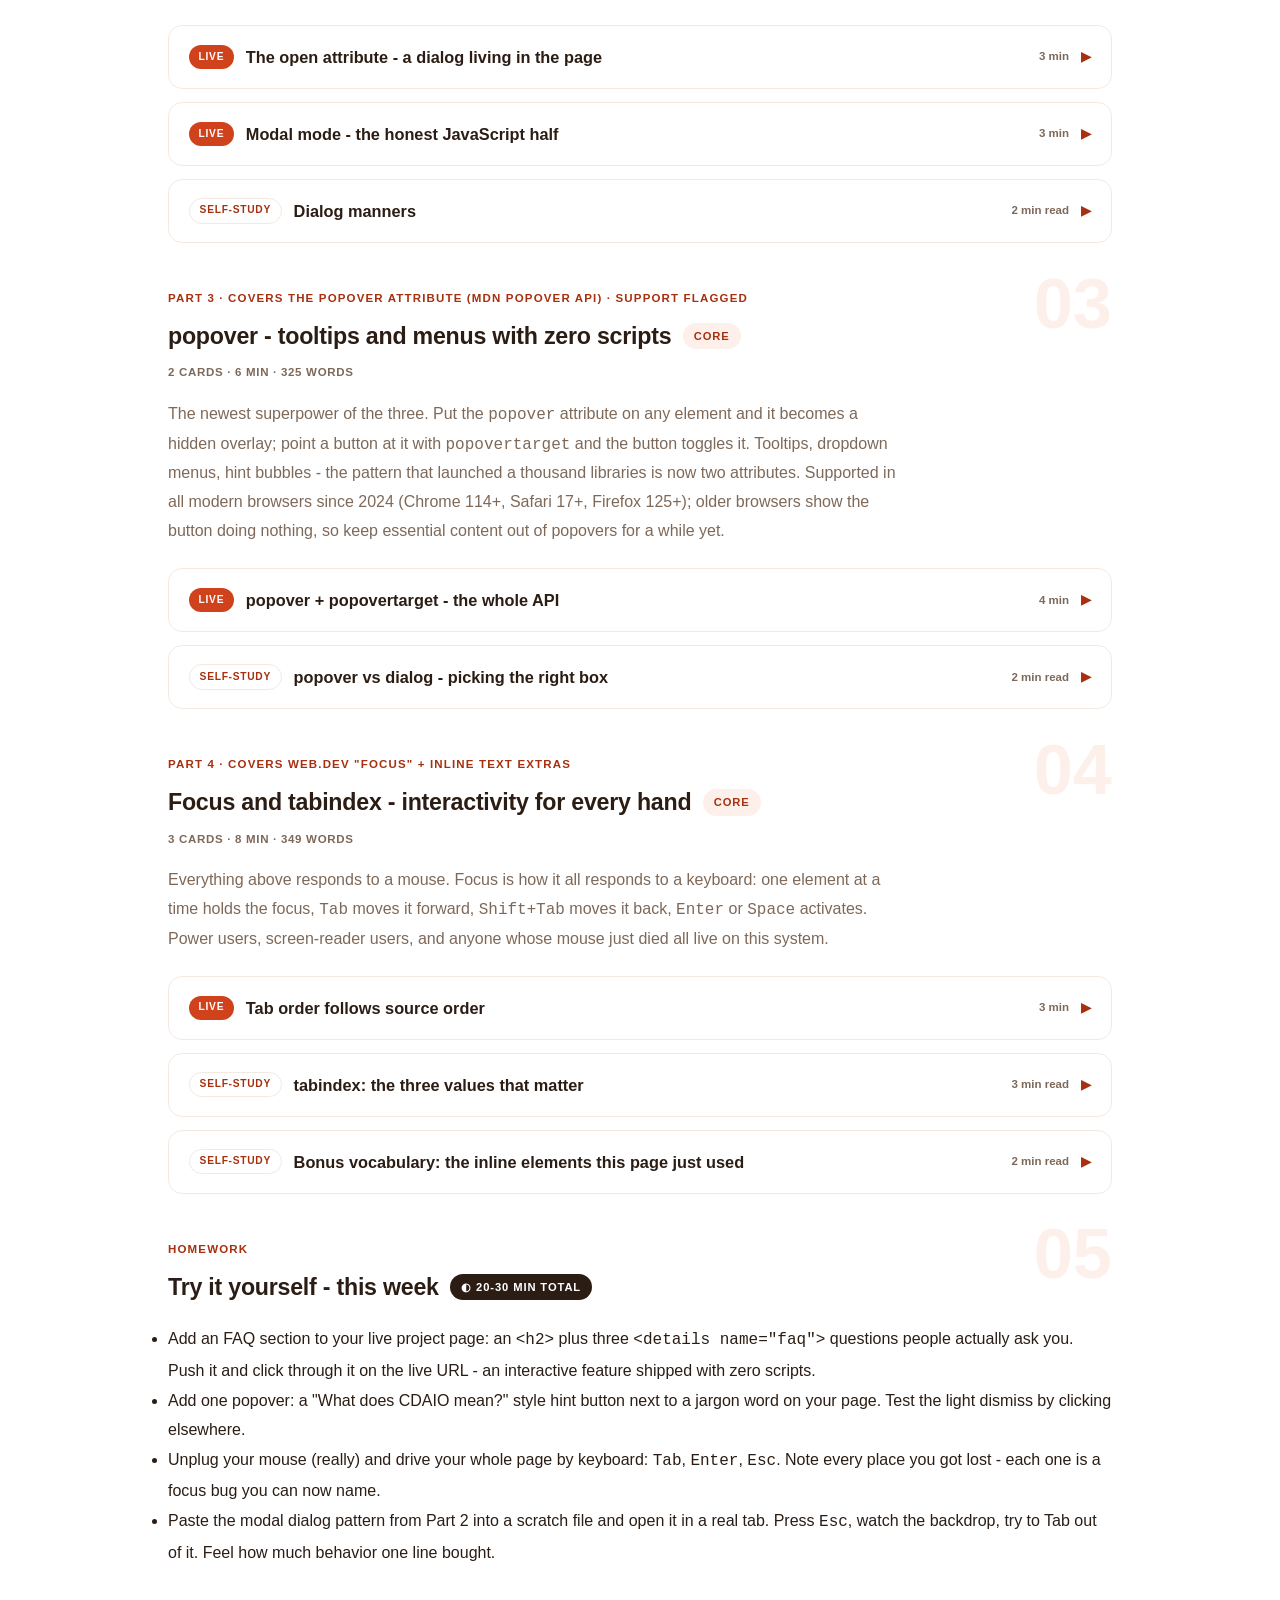
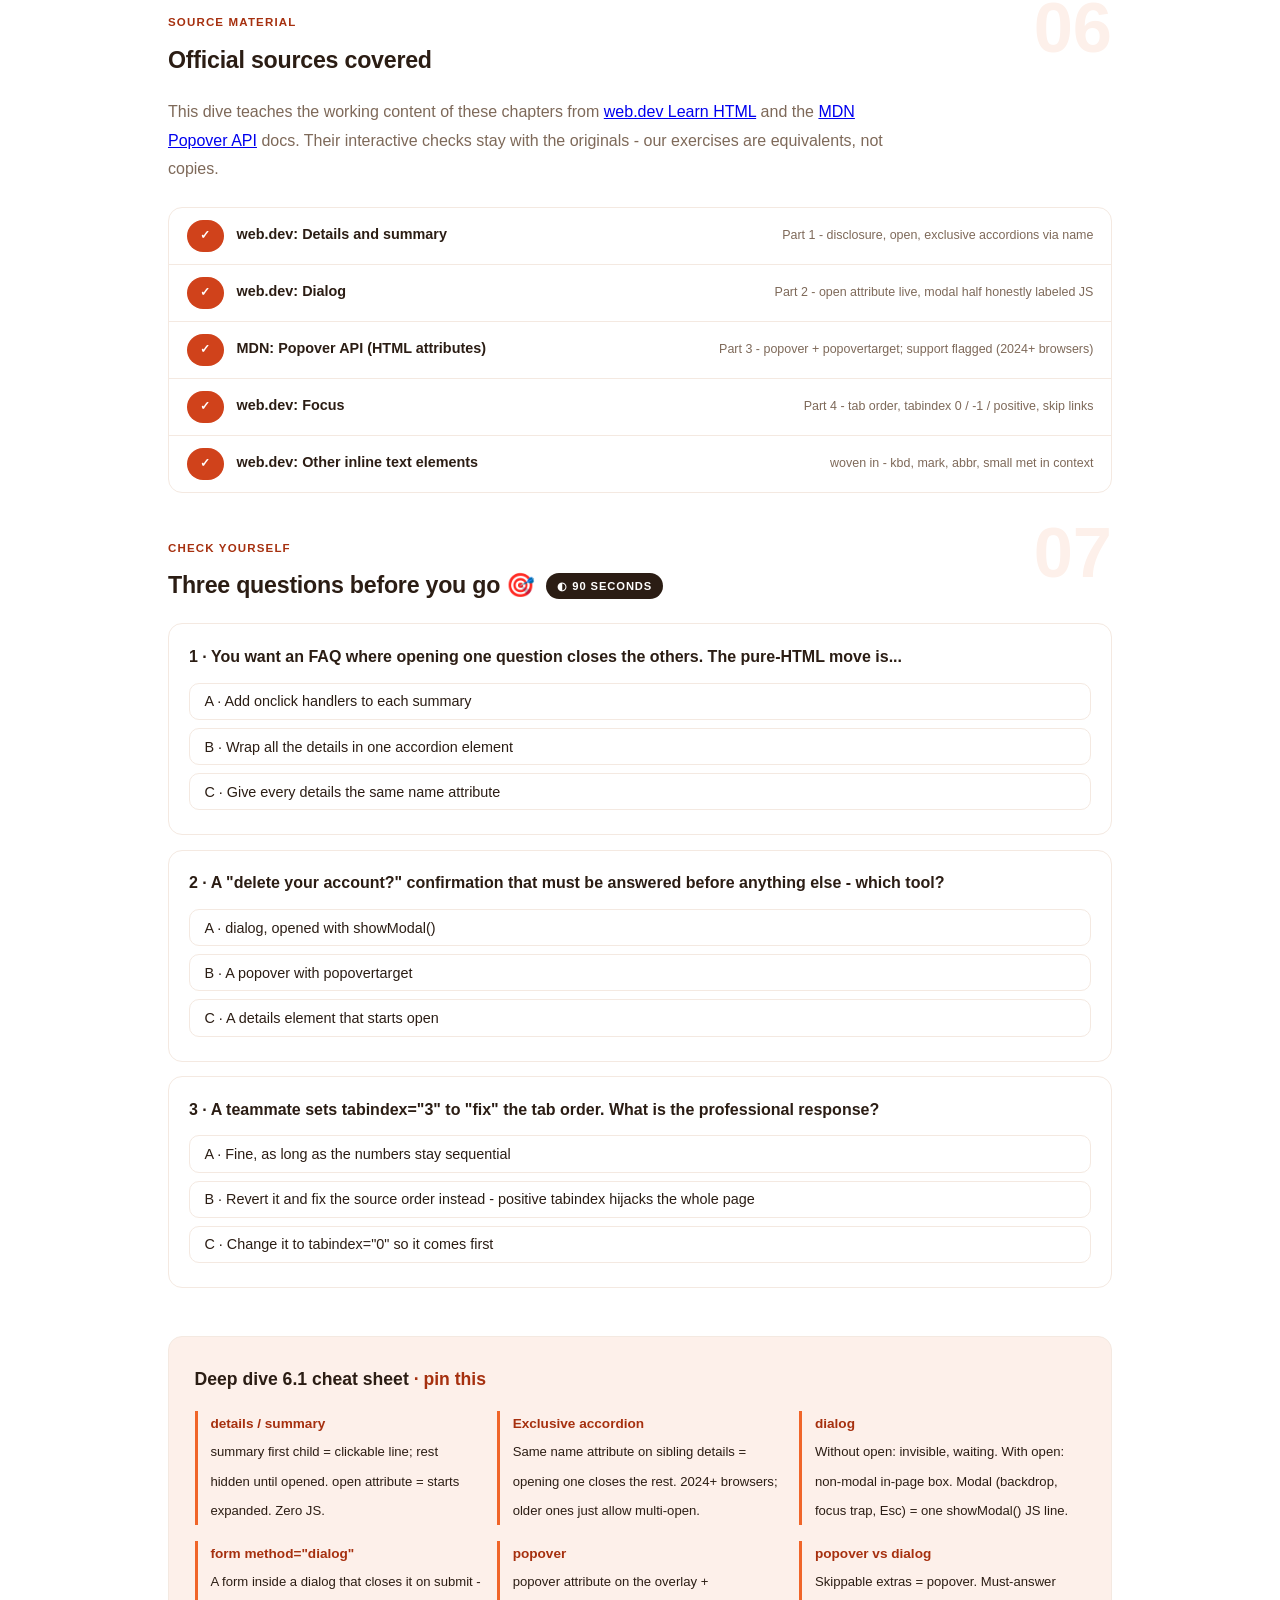
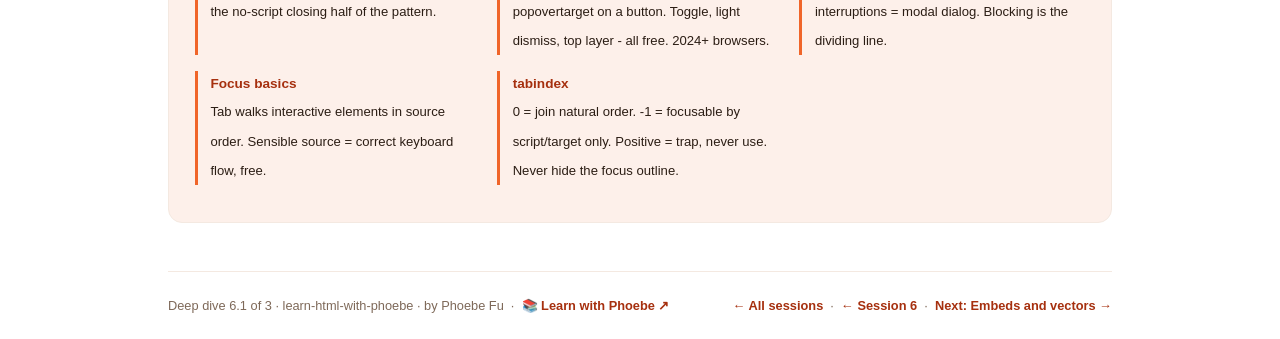
<file: courses/61-interactive-html.html>
<!DOCTYPE html>
<html lang="en">
<head>
<meta charset="UTF-8">
<meta name="viewport" content="width=device-width, initial-scale=1.0">
<!-- social:start -->
<meta name="description" content="Deep dive 6.1 of 3. This course has quietly held a line: HTML says what things ARE, and behavior belongs elsewhere. Here is the plot twist - the &quot;elsewhere&quot; has been shrinking. Browsers absorbed the...">
<meta property="og:type" content="article">
<meta property="og:site_name" content="Learn with Phoebe">
<meta property="og:title" content="Interactive without JavaScript : HTML&#x27;s hidden superpowers - learn html with phoebe">
<meta property="og:description" content="Deep dive 6.1 of 3. This course has quietly held a line: HTML says what things ARE, and behavior belongs elsewhere. Here is the plot twist - the &quot;elsewhere&quot; has been shrinking. Browsers absorbed the...">
<meta property="og:url" content="https://phoebefu6.github.io/learn-html-with-phoebe/courses/61-interactive-html.html">
<meta property="og:image" content="https://phoebefu6.github.io/learn-html-with-phoebe/assets/og-cover.png">
<meta property="og:image:width" content="1200">
<meta property="og:image:height" content="630">
<meta name="twitter:card" content="summary_large_image">
<meta name="twitter:title" content="Interactive without JavaScript : HTML&#x27;s hidden superpowers - learn html with phoebe">
<meta name="twitter:description" content="Deep dive 6.1 of 3. This course has quietly held a line: HTML says what things ARE, and behavior belongs elsewhere. Here is the plot twist - the &quot;elsewhere&quot; has been shrinking. Browsers absorbed the...">
<meta name="twitter:image" content="https://phoebefu6.github.io/learn-html-with-phoebe/assets/og-cover.png">
<!-- social:end -->
<title>Deep dive 6.1 · Interactive HTML without JS - learn html with phoebe</title>
<link rel="stylesheet" href="../assets/style.css?v=45">
</head>
<body>

<div class="toolbar">
  <div class="wrap">
    <span class="crumb"><a href="../index.html">learn-html-with-phoebe</a> / Deep dive 6.1 of 3</span>
    <button class="btn" id="toggle-all" type="button">Expand all</button>
    <button class="btn primary" id="zoom-toggle" type="button">Projector zoom: off</button>
  </div>
</div>

<header class="masthead">
  <div class="wrap">
    <div class="eyebrow">Learn HTML with Phoebe · Deep dive 6.1 of 3</div>
    <h1>Interactive without <span class="accent">JavaScript</span>: HTML's hidden superpowers</h1>
    <p class="sub">A decade ago, an accordion meant a jQuery plugin, a modal meant a library, and a tooltip meant a fight with z-index. Today all three are attributes. This dive tours the interactive side of pure HTML: details, dialog, popover, and the keyboard focus system that makes them usable by everyone.</p>
    <div class="chip-row">
      <span class="chip level">🟠 Self-paced</span>
      <span class="chip time">~30 min</span>
    </div>
    <div class="agenda">
      <span class="a1" style="flex:3">details / summary</span>
      <span class="a2" style="flex:3">dialog</span>
      <span class="a3" style="flex:3">popover</span>
      <span class="a4" style="flex:3">focus + tabindex</span>
    </div>
  </div>
</header>

<main class="wrap">

  <!-- ============ INTRO ============ -->
  <section class="section" id="intro">
    <div class="section-kicker">
      <span class="klabel">Part 0</span>
      <h2>Why this deep dive exists</h2>
    </div>
    <p class="lede">This course has quietly held a line: HTML says what things ARE, and behavior belongs elsewhere. Here is the plot twist - the "elsewhere" has been shrinking. Browsers absorbed the most common interactive patterns into HTML itself, so a growing family of clicks, toggles, and overlays now ships with zero scripts. Every example below runs live in this page's script-free preview panels, which is itself the proof.</p>
    <div class="legend">
      <span class="pill solid">Core - read carefully</span>
      <span class="pill light">Self-study - recognition level</span>
      <span class="pill peach">★ Try it now</span>
      <span class="pill inkpill">Orange panels are editable - type and watch</span>
    </div>
    <div class="callout win">
      <strong>★ What you walk out with</strong>
      A working FAQ accordion for your project page (details), an in-page dialog you understand honestly (including which half still needs JavaScript), tooltips and menus via the popover attribute, and the keyboard rules - tab order, tabindex, visible focus - that decide whether real people can actually use any of it.
    </div>

    <figure class="zoomable">
      <svg viewBox="0 0 880 330" xmlns="http://www.w3.org/2000/svg" role="img" aria-label="Comparison strip: four interactive patterns that needed JavaScript libraries in 2014 are single HTML features now">
        <style>
          .jvH { font: 700 18px Inter, sans-serif; fill: #FFFFFF; }
          .jvT { font: 700 15px Inter, sans-serif; fill: #2B1D14; }
          .jvM { font: 600 15px 'SF Mono', Menlo, monospace; fill: #A6300F; }
          .jvX { font: 400 13px Inter, sans-serif; fill: #86705F; }
          .jvN { font: 600 14px Inter, sans-serif; fill: #0E2A40; }
          .jvArr { stroke: #DDCBBE; stroke-width: 3; fill: none; marker-end: url(#jvHead); }
        </style>
        <defs>
          <marker id="jvHead" markerWidth="9" markerHeight="9" refX="7" refY="4.5" orient="auto">
            <path d="M0,0 L8,4.5 L0,9 Z" fill="#DDCBBE"/>
          </marker>
        </defs>
        <rect x="40" y="20" width="300" height="34" rx="8" fill="#A6300F"/>
        <text class="jvH" x="110" y="43">Then: a library</text>
        <rect x="540" y="20" width="300" height="34" rx="8" fill="#E34F26"/>
        <text class="jvH" x="590" y="43">Now: an attribute</text>
        <rect x="40" y="72" width="300" height="48" rx="10" fill="#FDF0EA"/>
        <text class="jvT" x="60" y="93">Accordion plugin</text>
        <text class="jvX" x="60" y="111">script + CSS + init call</text>
        <line class="jvArr" x1="352" y1="96" x2="528" y2="96"/>
        <rect x="540" y="72" width="300" height="48" rx="10" fill="#FDF0EA"/>
        <text class="jvM" x="560" y="93">&lt;details name="faq"&gt;</text>
        <text class="jvX" x="560" y="111">exclusive open built in</text>
        <rect x="40" y="132" width="300" height="48" rx="10" fill="#FDF0EA"/>
        <text class="jvT" x="60" y="153">Modal library</text>
        <text class="jvX" x="60" y="171">overlay, focus trap, Esc key</text>
        <line class="jvArr" x1="352" y1="156" x2="528" y2="156"/>
        <rect x="540" y="132" width="300" height="48" rx="10" fill="#FDF0EA"/>
        <text class="jvM" x="560" y="153">&lt;dialog&gt;</text>
        <text class="jvX" x="560" y="171">one JS line for modal mode</text>
        <rect x="40" y="192" width="300" height="48" rx="10" fill="#FDF0EA"/>
        <text class="jvT" x="60" y="213">Tooltip / dropdown library</text>
        <text class="jvX" x="60" y="231">positioning + z-index wars</text>
        <line class="jvArr" x1="352" y1="216" x2="528" y2="216"/>
        <rect x="540" y="192" width="300" height="48" rx="10" fill="#FDF0EA"/>
        <text class="jvM" x="560" y="213">popover + popovertarget</text>
        <text class="jvX" x="560" y="231">top layer, light dismiss, free</text>
        <rect x="40" y="252" width="300" height="48" rx="10" fill="#FDF0EA"/>
        <text class="jvT" x="60" y="273">Hand-rolled focus code</text>
        <text class="jvX" x="60" y="291">onclick on divs, broken Tab</text>
        <line class="jvArr" x1="352" y1="276" x2="528" y2="276"/>
        <rect x="540" y="252" width="300" height="48" rx="10" fill="#FDF0EA"/>
        <text class="jvM" x="560" y="273">real buttons + tabindex</text>
        <text class="jvX" x="560" y="291">source order = tab order</text>
        <rect x="40" y="312" width="14" height="14" rx="3" fill="#1572B6"/>
        <text class="jvN" x="64" y="324">Fewer scripts is not just less code: built-in behavior is accessible, consistent, and future-proof by default.</text>
      </svg>
      <figcaption>🔍 Click to zoom - four patterns that each cost a JavaScript library in 2014, now shipping inside HTML itself.</figcaption>
    </figure>
  </section>

  <!-- ============ PART 1: DETAILS / SUMMARY ============ -->
  <section class="section" id="details">
    <div class="section-kicker">
      <span class="klabel">Part 1 · covers web.dev "Details and summary"</span>
      <h2>details and summary - the disclosure widget <span class="tag concept">core</span></h2>
    </div>
    <p class="lede">A disclosure widget is a click-to-reveal: question closed, answer hidden, click, answer shown. You have used it on this very page all course long - every collapsible card here is a <code>&lt;details&gt;</code> element wearing a <code>class="card"</code> outfit. Underneath the styling, the open-close behavior is 100% free HTML.</p>

    <details class="card" open>
      <summary><span class="mode live">Live</span>One element, zero scripts<span class="mini">4 min</span><span class="caret">▶</span></summary>
      <div class="body">
        <p>The recipe: a <code>&lt;details&gt;</code> element whose first child is a <code>&lt;summary&gt;</code> (the always-visible clickable line). Everything after the summary is hidden until the user opens it. Add the <code>open</code> attribute to start expanded. The browser supplies the click handling, the keyboard handling, and the screen-reader announcement ("collapsed" / "expanded") - all of it.</p>
<figure class="zoomable">
  <svg viewBox="0 0 880 234" xmlns="http://www.w3.org/2000/svg" role="img" aria-label="Two details elements as markup next to how the browser renders them: one with the open attribute shows its triangle pointing down with the summary and paragraph both visible, the other with no open attribute shows a right-pointing triangle and only its summary line, content hidden until clicked.">
    <style>
      .ih1T { font: 700 13px Inter, sans-serif; fill: #2B1D14; }
      .ih1H { font: 700 11px Inter, sans-serif; fill: #86705F; letter-spacing: .05em; }
      .ih1C { font: 400 11px Consolas, monospace; fill: #F7E3D7; }
      .ih1S { font: 700 12px Inter, sans-serif; fill: #2B1D14; }
      .ih1B { font: 400 11.5px Inter, sans-serif; fill: #86705F; }
      .ih1N { font: 400 12px Inter, sans-serif; fill: #86705F; }
    </style>
    <rect x="0" y="0" width="880" height="234" fill="#FFFFFF"/>
    <text class="ih1T" x="40" y="26">One element, zero scripts: details plus summary</text>
    <text class="ih1H" x="40" y="42">THE MARKUP</text>
    <text class="ih1H" x="460" y="42">THE RENDERED WIDGETS</text>

    <rect x="40" y="46" width="390" height="130" rx="8" fill="#26150D"/>
    <text class="ih1C" x="52" y="64">&lt;details open&gt;</text>
    <text class="ih1C" x="64" y="78">&lt;summary&gt;Does this need JS?&lt;/summary&gt;</text>
    <text class="ih1C" x="64" y="92">&lt;p&gt;No. The browser handles it.&lt;/p&gt;</text>
    <text class="ih1C" x="52" y="106">&lt;/details&gt;</text>
    <text class="ih1C" x="52" y="120">&lt;details&gt;&lt;summary&gt;</text>
    <text class="ih1C" x="52" y="134">Can it start open?&lt;/summary&gt;&lt;/details&gt;</text>

    <rect x="460" y="56" width="380" height="50" rx="6" fill="#FDF0EA" stroke="#F4E9E1" stroke-width="1.5"/>
    <text class="ih1S" x="476" y="76">&#9662; Does this need JS?</text>
    <text class="ih1B" x="492" y="94">No. The browser handles it.</text>

    <rect x="460" y="116" width="380" height="32" rx="6" fill="#FFFFFF" stroke="#F4E9E1" stroke-width="1.5"/>
    <text class="ih1S" x="476" y="136">&#9656; Can it start open?</text>

    <text class="ih1N" x="40" y="210">The open attribute is the only difference between these two - same element, same zero scripts.</text>
  </svg>
  <figcaption>🔍 Click to zoom - the triangle and the reveal are free, the browser supplies both</figcaption>
</figure>

        <div class="pg" data-caption="A real FAQ, no scripts anywhere. Click the questions in the preview. Add a third question yourself." data-height="230">
<pre class="pg-src">
&lt;h3&gt;FAQ&lt;/h3&gt;
&lt;details open&gt;
  &lt;summary&gt;Does this need JavaScript?&lt;/summary&gt;
  &lt;p&gt;No. The browser handles the click,
  the keyboard, and the screen reader.&lt;/p&gt;
&lt;/details&gt;
&lt;details&gt;
  &lt;summary&gt;Can it start open?&lt;/summary&gt;
  &lt;p&gt;Yes - put the open attribute on it,
  like the first question here.&lt;/p&gt;
&lt;/details&gt;
</pre>
        </div>
        <p>One distinction worth making: the playground above uses plain, unstyled <code>details</code> - that is the element as taught. The cards on this course page are the same element plus CSS. Same skeleton, different clothes: exactly the HTML-vs-CSS split this course keeps preaching.</p>
        <div class="callout example">
          <span class="ex-pill">Real world</span>
          <p>GitHub's "show more" sections, MDN's collapsible sidebars, and thousands of documentation FAQs are bare <code>details</code> elements. View source on a GitHub release changelog and you will find them - now you can read exactly what they are.</p>
        </div>
      </div>
    </details>

    <details class="card">
      <summary><span class="mode live">Live</span>Exclusive accordions with the name attribute<span class="mini">3 min</span><span class="caret">▶</span></summary>
      <div class="body">
        <p>Give several <code>details</code> elements the same <code>name</code> value and they become an exclusive accordion: opening one closes the others, like radio buttons for content. This is a recent addition - supported in Chrome and Edge 120+, Safari 17.2+, and Firefox 130+ (so roughly every browser updated since 2024). Older browsers simply ignore <code>name</code> and allow multiple panels open at once - a graceful downgrade, not a breakage.</p>
        <div class="pg" data-caption="An exclusive accordion: open Q2 and watch Q1 close itself. Then delete the name attributes and see the difference." data-height="230">
<pre class="pg-src">
&lt;details name="faq"&gt;
  &lt;summary&gt;Q1 · What closes me?&lt;/summary&gt;
  &lt;p&gt;Opening any other panel that
  shares my name attribute.&lt;/p&gt;
&lt;/details&gt;
&lt;details name="faq"&gt;
  &lt;summary&gt;Q2 · Open me to test it&lt;/summary&gt;
  &lt;p&gt;Q1 just snapped shut. Radio-button
  logic, zero scripts.&lt;/p&gt;
&lt;/details&gt;
&lt;details name="faq"&gt;
  &lt;summary&gt;Q3 · Me too&lt;/summary&gt;
  &lt;p&gt;One name group, one open panel.&lt;/p&gt;
&lt;/details&gt;
</pre>
        </div>
      </div>
    </details>

    <details class="card">
      <summary><span class="mode self">Self-study</span>Gotchas: summary rules and when NOT to hide content<span class="mini">2 min read</span><span class="caret">▶</span></summary>
      <div class="body">
        <ul>
          <li><strong>summary must be the first child</strong> of details. Put it later (or omit it) and the browser renders a default "Details" label - a sure sign of a markup slip.</li>
          <li><strong>The triangle marker is styleable, not sacred.</strong> It is the <code>::marker</code> pseudo-element in CSS; this page's cards replace it with the ▶ you see. HTML stays identical.</li>
          <li><strong>Chrome can open them for you:</strong> find-in-page (Ctrl/Cmd+F) auto-expands a closed details if the match is inside. Handy, but do not rely on it cross-browser.</li>
          <li><strong>Do not bury critical content.</strong> Hiding "how to cancel your subscription" three accordions deep is a dark pattern. Disclosure is for depth-on-demand, not for making things hard to find.</li>
        </ul>
      </div>
    </details>
  </section>

  <!-- ============ PART 2: DIALOG ============ -->
  <section class="section" id="dialog">
    <div class="section-kicker">
      <span class="klabel">Part 2 · covers web.dev "Dialog"</span>
      <h2>dialog - the conversation box <span class="tag concept">core</span></h2>
    </div>
    <p class="lede">A dialog is a box that interrupts the page to talk to the user: confirmations, warnings, forms-in-a-box. The <code>&lt;dialog&gt;</code> element gives you the box, the semantics, and (in modal mode) the dimmed backdrop and focus handling that libraries used to charge kilobytes for.</p>

    <details class="card">
      <summary><span class="mode live">Live</span>The open attribute - a dialog living in the page<span class="mini">3 min</span><span class="caret">▶</span></summary>
      <div class="body">
        <p>A <code>&lt;dialog&gt;</code> without the <code>open</code> attribute exists in your markup but renders nothing - it waits. Add <code>open</code> and it appears in the flow of the page as a non-modal box: visible, styled by the browser with a strong border, but not blocking anything around it.</p>
        <div class="pg" data-caption="A non-modal dialog, rendered by the open attribute. Remove open and watch it vanish - the element is still there, waiting." data-height="200">
<pre class="pg-src">
&lt;dialog open&gt;
  &lt;p&gt;&lt;strong&gt;Heads up!&lt;/strong&gt;
  I am a dialog with the open attribute.&lt;/p&gt;
  &lt;p&gt;The page around me still works -
  that is what non-modal means.&lt;/p&gt;
&lt;/dialog&gt;
&lt;p&gt;Regular page content, still clickable.&lt;/p&gt;
</pre>
        </div>
      </div>
    </details>

    <details class="card">
      <summary><span class="mode live">Live</span>Modal mode - the honest JavaScript half<span class="mini">3 min</span><span class="caret">▶</span></summary>
      <div class="body">
        <p>The famous dialog experience - dimmed page, centered box, Esc to close, focus trapped inside - is <strong>modal</strong> mode, and honesty requires saying it plainly: opening a modal takes one line of JavaScript. The element does all the hard parts; the script is just the doorbell.</p>
        <div class="prompt-box good"><span class="label">The whole pattern</span>&lt;button id="ask"&gt;Delete account&lt;/button&gt;<br>&lt;dialog id="confirm"&gt;<br>&nbsp;&nbsp;&lt;p&gt;Really delete everything?&lt;/p&gt;<br>&nbsp;&nbsp;&lt;form method="dialog"&gt;&lt;button&gt;Cancel&lt;/button&gt;&lt;/form&gt;<br>&lt;/dialog&gt;<br>&lt;script&gt;<br>&nbsp;&nbsp;ask.onclick = () =&gt; confirm.showModal();<br>&lt;/script&gt;</div>
        <p>What that one <code>showModal()</code> call buys, free: the page behind gets dimmed (styleable via <code>::backdrop</code>), keyboard focus is trapped inside the box, Esc closes it, and everything behind becomes inert - unclickable and invisible to screen readers. Note the second HTML gem in there: a <code>&lt;form method="dialog"&gt;</code> closes its dialog on submit, no script for the closing side.</p>
        <div class="callout tip">
          <strong>Preview limitation, stated honestly</strong>
          This page's playground iframes run with scripts disabled, so <code>showModal()</code> cannot be demoed live here. Paste the pattern above into your own <code>index.html</code> and open it in a real tab - the full modal experience appears.
        </div>
      </div>
    </details>

    <details class="card">
      <summary><span class="mode self">Self-study</span>Dialog manners<span class="mini">2 min read</span><span class="caret">▶</span></summary>
      <div class="body">
        <ul>
          <li><strong>Modals are interruptions - spend them carefully.</strong> Destructive confirmations and must-answer questions earn one; "subscribe to our newsletter" on arrival does not.</li>
          <li><strong>Always provide a visible close button.</strong> Esc works in modal mode, but not everyone knows that, and touch users have no Esc.</li>
          <li><strong>Do not fake dialogs with divs.</strong> A div overlay gets none of the free behavior: no focus trap, no Esc, no inert background, no announcement. This is the "real button vs onclick div" lesson at box scale.</li>
        </ul>
      </div>
    </details>
  </section>

  <!-- ============ PART 3: POPOVER ============ -->
  <section class="section" id="popover">
    <div class="section-kicker">
      <span class="klabel">Part 3 · covers the popover attribute (MDN Popover API) · support flagged</span>
      <h2>popover - tooltips and menus with zero scripts <span class="tag concept">core</span></h2>
    </div>
    <p class="lede">The newest superpower of the three. Put the <code>popover</code> attribute on any element and it becomes a hidden overlay; point a button at it with <code>popovertarget</code> and the button toggles it. Tooltips, dropdown menus, hint bubbles - the pattern that launched a thousand libraries is now two attributes. Supported in all modern browsers since 2024 (Chrome 114+, Safari 17+, Firefox 125+); older browsers show the button doing nothing, so keep essential content out of popovers for a while yet.</p>

    <details class="card">
      <summary><span class="mode live">Live</span>popover + popovertarget - the whole API<span class="mini">4 min</span><span class="caret">▶</span></summary>
      <div class="body">
        <p>Two halves: the overlay element carries <code>popover</code> plus an <code>id</code>; the trigger button carries <code>popovertarget</code> pointing at that id. Click toggles it open and closed. Click anywhere else and it dismisses itself ("light dismiss") - the behavior every hand-rolled dropdown gets wrong on the first try.</p>
<figure class="zoomable">
  <svg viewBox="0 0 880 228" xmlns="http://www.w3.org/2000/svg" role="img" aria-label="Markup for a button with popovertarget equal to hint and a div with id equal to hint and the popover attribute, next to the rendered result: clicking the button opens a floating overlay bubble that paints above the rest of the page with no z-index needed.">
    <style>
      .ih2T { font: 700 13px Inter, sans-serif; fill: #2B1D14; }
      .ih2H { font: 700 11px Inter, sans-serif; fill: #86705F; letter-spacing: .05em; }
      .ih2C { font: 400 11px Consolas, monospace; fill: #F7E3D7; }
      .ih2Bt { font: 700 12px Inter, sans-serif; fill: #FFFFFF; }
      .ih2O { font: 400 12px Inter, sans-serif; fill: #2B1D14; }
      .ih2N { font: 400 12px Inter, sans-serif; fill: #86705F; }
    </style>
    <rect x="0" y="0" width="880" height="228" fill="#FFFFFF"/>
    <text class="ih2T" x="40" y="26">popovertarget on the button, id on the popover - one wire</text>
    <text class="ih2H" x="40" y="42">THE MARKUP</text>
    <text class="ih2H" x="460" y="42">THE RENDERED OVERLAY</text>

    <rect x="40" y="46" width="390" height="100" rx="8" fill="#26150D"/>
    <text class="ih2C" x="52" y="64">&lt;button popovertarget="hint"&gt;</text>
    <text class="ih2C" x="64" y="78">What is a disclosure widget?</text>
    <text class="ih2C" x="52" y="92">&lt;/button&gt;</text>
    <text class="ih2C" x="52" y="106">&lt;div id="hint" popover&gt;</text>
    <text class="ih2C" x="64" y="120">&lt;p&gt;A click-to-reveal control.&lt;/p&gt;</text>
    <text class="ih2C" x="52" y="134">&lt;/div&gt;</text>

    <rect x="460" y="56" width="300" height="34" rx="8" fill="#E34F26"/>
    <text class="ih2Bt" x="610" y="78" text-anchor="middle">What is a disclosure widget?</text>
    <rect x="480" y="104" width="300" height="56" rx="8" fill="#FFFFFF" stroke="#E34F26" stroke-width="1.5" stroke-dasharray="5 4"/>
    <text class="ih2O" x="494" y="126">A click-to-reveal control,</text>
    <text class="ih2O" x="494" y="144">like details from Part 1.</text>
    <text class="ih2N" x="480" y="176">top layer - no z-index needed</text>

    <text class="ih2N" x="40" y="204">popovertarget="hint" points at id="hint" - click toggles the overlay open and closed.</text>
  </svg>
  <figcaption>🔍 Click to zoom - two attributes replace the dropdown library, no script required</figcaption>
</figure>

        <div class="pg" data-caption="Click the button in the preview - a real popover, scripts disabled. Then click elsewhere in the preview to light-dismiss it." data-height="210">
<pre class="pg-src">
&lt;button popovertarget="hint"&gt;
  What is a disclosure widget?
&lt;/button&gt;

&lt;div id="hint" popover&gt;
  &lt;p&gt;A click-to-reveal control, like the
  details element from Part 1.&lt;/p&gt;
&lt;/div&gt;
</pre>
        </div>
        <p>The overlay renders in the browser's <strong>top layer</strong> - a rendering level above everything on the page. No z-index, no positioning fights: the browser guarantees the popover paints on top.</p>
      </div>
    </details>

    <details class="card">
      <summary><span class="mode self">Self-study</span>popover vs dialog - picking the right box<span class="mini">2 min read</span><span class="caret">▶</span></summary>
      <div class="body">
        <table class="clean">
          <thead>
            <tr><th>Question</th><th>popover</th><th>dialog (modal)</th></tr>
          </thead>
          <tbody>
            <tr><td>Blocks the rest of the page?</td><td>No - page stays live</td><td>Yes - background goes inert</td></tr>
            <tr><td>Click outside to close?</td><td>Yes, built in (light dismiss)</td><td>No - explicit close or Esc</td></tr>
            <tr><td>Needs JavaScript to open?</td><td>No - popovertarget button</td><td>Yes - one showModal() call</td></tr>
            <tr><td>Best for</td><td>Tooltips, menus, hints</td><td>Confirmations, blocking forms</td></tr>
          </tbody>
        </table>
        <p>Rule of thumb: if the user must deal with it before continuing, dialog. If it is helpful but skippable, popover. Bonus attribute: <code>popovertargetaction="show"</code> or <code>"hide"</code> makes a button one-directional instead of a toggle - handy for a dedicated ✕ button inside the popover.</p>
      </div>
    </details>
  </section>

  <!-- ============ PART 4: FOCUS ============ -->
  <section class="section" id="focus">
    <div class="section-kicker">
      <span class="klabel">Part 4 · covers web.dev "Focus" + inline text extras</span>
      <h2>Focus and tabindex - interactivity for every hand <span class="tag concept">core</span></h2>
    </div>
    <p class="lede">Everything above responds to a mouse. Focus is how it all responds to a keyboard: one element at a time holds the focus, <kbd>Tab</kbd> moves it forward, <kbd>Shift</kbd>+<kbd>Tab</kbd> moves it back, <kbd>Enter</kbd> or <kbd>Space</kbd> activates. Power users, screen-reader users, and anyone whose mouse just died all live on this system.</p>

    <details class="card">
      <summary><span class="mode live">Live</span>Tab order follows source order<span class="mini">3 min</span><span class="caret">▶</span></summary>
      <div class="body">
        <p>Interactive elements - links, buttons, form fields, <code>summary</code> - are focusable automatically, in the order they appear in your HTML. Write the source in a sensible reading order and keyboard navigation is correct with no extra work. This is why CSS tricks that visually reorder content can quietly break keyboard flow: the eye sees one order, <kbd>Tab</kbd> follows another.</p>
        <div class="pg" data-caption="Click into the preview, then press Tab repeatedly - watch the focus ring walk the source order. Reorder the elements and Tab again." data-height="230">
<pre class="pg-src">
&lt;p&gt;Press Tab to walk this form:&lt;/p&gt;
&lt;input type="text" placeholder="1st stop: name"&gt;
&lt;input type="email" placeholder="2nd stop: email"&gt;
&lt;p&gt;A link is a stop too:
&lt;a href="#"&gt;3rd stop&lt;/a&gt;&lt;/p&gt;
&lt;button&gt;4th stop: submit&lt;/button&gt;
</pre>
        </div>
      </div>
    </details>

    <details class="card">
      <summary><span class="mode self">Self-study</span>tabindex: the three values that matter<span class="mini">3 min read</span><span class="caret">▶</span></summary>
      <div class="body">
        <ul>
          <li><code>tabindex="0"</code> - adds a non-interactive element into the natural tab order, at its source position. For the rare custom widget that must be focusable.</li>
          <li><code>tabindex="-1"</code> - focusable by script or by link target, but skipped by <kbd>Tab</kbd>. This is how skip links land focus on a heading.</li>
          <li><code>tabindex="1"</code> or any positive number - <strong>a trap, do not use.</strong> Positive values hijack the whole page's tab order ahead of everything else, and every future edit has to re-solve the numbering puzzle. Fix the source order instead; that is where tab order belongs.</li>
        </ul>
        <p>And the companion rule from CSS-land, stated early because it ruins lives: never remove the focus outline without replacing it. An invisible focus is a keyboard user navigating blind.</p>
        <div class="prompt-box good"><span class="label">The skip-link pattern</span>&lt;a href="#main" class="skip-link"&gt;Skip to content&lt;/a&gt;<br>...navigation with 40 links...<br>&lt;main id="main" tabindex="-1"&gt;...&lt;/main&gt;</div>
        <p>First focusable element on the page, usually hidden until focused: one <kbd>Tab</kbd>, one <kbd>Enter</kbd>, and a keyboard user leaps over your entire navigation. Every serious site has one - check for it with a single <kbd>Tab</kbd> press on any government website.</p>
      </div>
    </details>

    <details class="card">
      <summary><span class="mode self">Self-study</span>Bonus vocabulary: the inline elements this page just used<span class="mini">2 min read</span><span class="caret">▶</span></summary>
      <div class="body">
        <p>You met them in the wild above - now the formal introductions, from HTML's "other inline text elements" drawer:</p>
        <ul>
          <li><code>&lt;kbd&gt;</code> - a keyboard input, like <kbd>Tab</kbd> and <kbd>Esc</kbd> throughout this part. Semantics for "the user types this".</li>
          <li><code>&lt;mark&gt;</code> - highlighted relevance, like a search-result <mark>match</mark>. Meaning: "notice this here", not "this is bold".</li>
          <li><code>&lt;abbr title="Chief Data and AI Officer"&gt;CDAIO&lt;/abbr&gt;</code> - an abbreviation whose title attribute holds the expansion; hover one to see the built-in tooltip (popover's tiny ancestor).</li>
          <li><code>&lt;small&gt;</code> - fine print: legal lines, side comments, the footnote voice.</li>
        </ul>
      </div>
    </details>
  </section>

  <!-- ============ HOMEWORK ============ -->
  <section class="section" id="exercise">
    <div class="section-kicker">
      <span class="klabel">Homework</span>
      <h2>Try it yourself - this week <span class="tag exercise">◐ 20-30 min total</span></h2>
    </div>
    <ul>
      <li>Add an FAQ section to your live project page: an <code>&lt;h2&gt;</code> plus three <code>&lt;details name="faq"&gt;</code> questions people actually ask you. Push it and click through it on the live URL - an interactive feature shipped with zero scripts.</li>
      <li>Add one popover: a "What does CDAIO mean?" style hint button next to a jargon word on your page. Test the light dismiss by clicking elsewhere.</li>
      <li>Unplug your mouse (really) and drive your whole page by keyboard: <kbd>Tab</kbd>, <kbd>Enter</kbd>, <kbd>Esc</kbd>. Note every place you got lost - each one is a focus bug you can now name.</li>
      <li>Paste the modal dialog pattern from Part 2 into a scratch file and open it in a real tab. Press <kbd>Esc</kbd>, watch the backdrop, try to Tab out of it. Feel how much behavior one line bought.</li>
    </ul>
  </section>

  <!-- ============ OFFICIAL ============ -->
  <section class="section" id="official">
    <div class="section-kicker">
      <span class="klabel">Source material</span>
      <h2>Official sources covered</h2>
    </div>
    <p class="lede">This dive teaches the working content of these chapters from <a href="https://web.dev/learn/html" target="_blank" rel="noopener">web.dev Learn HTML</a> and the <a href="https://developer.mozilla.org/en-US/docs/Web/API/Popover_API" target="_blank" rel="noopener">MDN Popover API</a> docs. Their interactive checks stay with the originals - our exercises are equivalents, not copies.</p>
    <div class="covered">
      <div class="covered-row"><span class="status pill solid">✓</span><span class="name">web.dev: Details and summary</span><span class="note">Part 1 - disclosure, open, exclusive accordions via name</span></div>
      <div class="covered-row"><span class="status pill solid">✓</span><span class="name">web.dev: Dialog</span><span class="note">Part 2 - open attribute live, modal half honestly labeled JS</span></div>
      <div class="covered-row"><span class="status pill solid">✓</span><span class="name">MDN: Popover API (HTML attributes)</span><span class="note">Part 3 - popover + popovertarget; support flagged (2024+ browsers)</span></div>
      <div class="covered-row"><span class="status pill solid">✓</span><span class="name">web.dev: Focus</span><span class="note">Part 4 - tab order, tabindex 0 / -1 / positive, skip links</span></div>
      <div class="covered-row"><span class="status pill solid">✓</span><span class="name">web.dev: Other inline text elements</span><span class="note">woven in - kbd, mark, abbr, small met in context</span></div>
    </div>
  </section>

  <!-- ============ QUIZ ============ -->
  <section class="section" id="quiz">
    <div class="section-kicker">
      <span class="klabel">Check yourself</span>
      <h2>Three questions before you go 🎯 <span class="tag exercise">◐ 90 seconds</span></h2>
    </div>
    <div class="quiz-q" data-answer="2">
      <p class="qtext">1 · You want an FAQ where opening one question closes the others. The pure-HTML move is...</p>
      <button class="qopt" type="button">A · Add onclick handlers to each summary</button>
      <button class="qopt" type="button">B · Wrap all the details in one accordion element</button>
      <button class="qopt" type="button">C · Give every details the same name attribute</button>
      <p class="qwhy">Shared name = exclusive group, like radio buttons. There is no accordion element, and onclick means writing the JavaScript this whole page exists to avoid.</p>
    </div>
    <div class="quiz-q" data-answer="0">
      <p class="qtext">2 · A "delete your account?" confirmation that must be answered before anything else - which tool?</p>
      <button class="qopt" type="button">A · dialog, opened with showModal()</button>
      <button class="qopt" type="button">B · A popover with popovertarget</button>
      <button class="qopt" type="button">C · A details element that starts open</button>
      <p class="qwhy">Must-answer means modal: inert background, trapped focus, Esc handling. Popovers light-dismiss on any outside click - exactly wrong for a decision you cannot skip.</p>
    </div>
    <div class="quiz-q" data-answer="1">
      <p class="qtext">3 · A teammate sets tabindex="3" to "fix" the tab order. What is the professional response?</p>
      <button class="qopt" type="button">A · Fine, as long as the numbers stay sequential</button>
      <button class="qopt" type="button">B · Revert it and fix the source order instead - positive tabindex hijacks the whole page</button>
      <button class="qopt" type="button">C · Change it to tabindex="0" so it comes first</button>
      <p class="qwhy">Positive values jump ahead of every natural stop on the page and turn future edits into a numbering puzzle. Tab order lives in source order; tabindex 0 joins the natural order, it never reorders it.</p>
    </div>
    <p class="quiz-score"></p>
  </section>

  <!-- ============ CHEAT SHEET ============ -->
  <section class="cheat" id="cheatsheet">
    <h3>Deep dive 6.1 cheat sheet <span>· pin this</span></h3>
    <div class="grid-2">
      <div class="cheat-item"><b>details / summary</b><span>summary first child = clickable line; rest hidden until opened. open attribute = starts expanded. Zero JS.</span></div>
      <div class="cheat-item"><b>Exclusive accordion</b><span>Same name attribute on sibling details = opening one closes the rest. 2024+ browsers; older ones just allow multi-open.</span></div>
      <div class="cheat-item"><b>dialog</b><span>Without open: invisible, waiting. With open: non-modal in-page box. Modal (backdrop, focus trap, Esc) = one showModal() JS line.</span></div>
      <div class="cheat-item"><b>form method="dialog"</b><span>A form inside a dialog that closes it on submit - the no-script closing half of the pattern.</span></div>
      <div class="cheat-item"><b>popover</b><span>popover attribute on the overlay + popovertarget on a button. Toggle, light dismiss, top layer - all free. 2024+ browsers.</span></div>
      <div class="cheat-item"><b>popover vs dialog</b><span>Skippable extras = popover. Must-answer interruptions = modal dialog. Blocking is the dividing line.</span></div>
      <div class="cheat-item"><b>Focus basics</b><span>Tab walks interactive elements in source order. Sensible source = correct keyboard flow, free.</span></div>
      <div class="cheat-item"><b>tabindex</b><span>0 = join natural order. -1 = focusable by script/target only. Positive = trap, never use. Never hide the focus outline.</span></div>
    </div>
  </section>

  <footer class="pagefoot">
    <span>Deep dive 6.1 of 3 · learn-html-with-phoebe · by Phoebe Fu &nbsp;·&nbsp; 📚 <a href="https://phoebefu6.github.io/learn-with-phoebe/">Learn with Phoebe ↗</a></span>
    <span><a href="../index.html">← All sessions</a> &nbsp;·&nbsp; <a href="06-polish-and-ship.html">← Session 6</a> &nbsp;·&nbsp; <a href="62-embeds-and-vectors.html">Next: Embeds and vectors →</a></span>
  </footer>

</main>

<script src="../assets/app.js?v=44"></script>
<script src="../assets/html-live.js?v=17"></script>
</body>
</html>
</file>
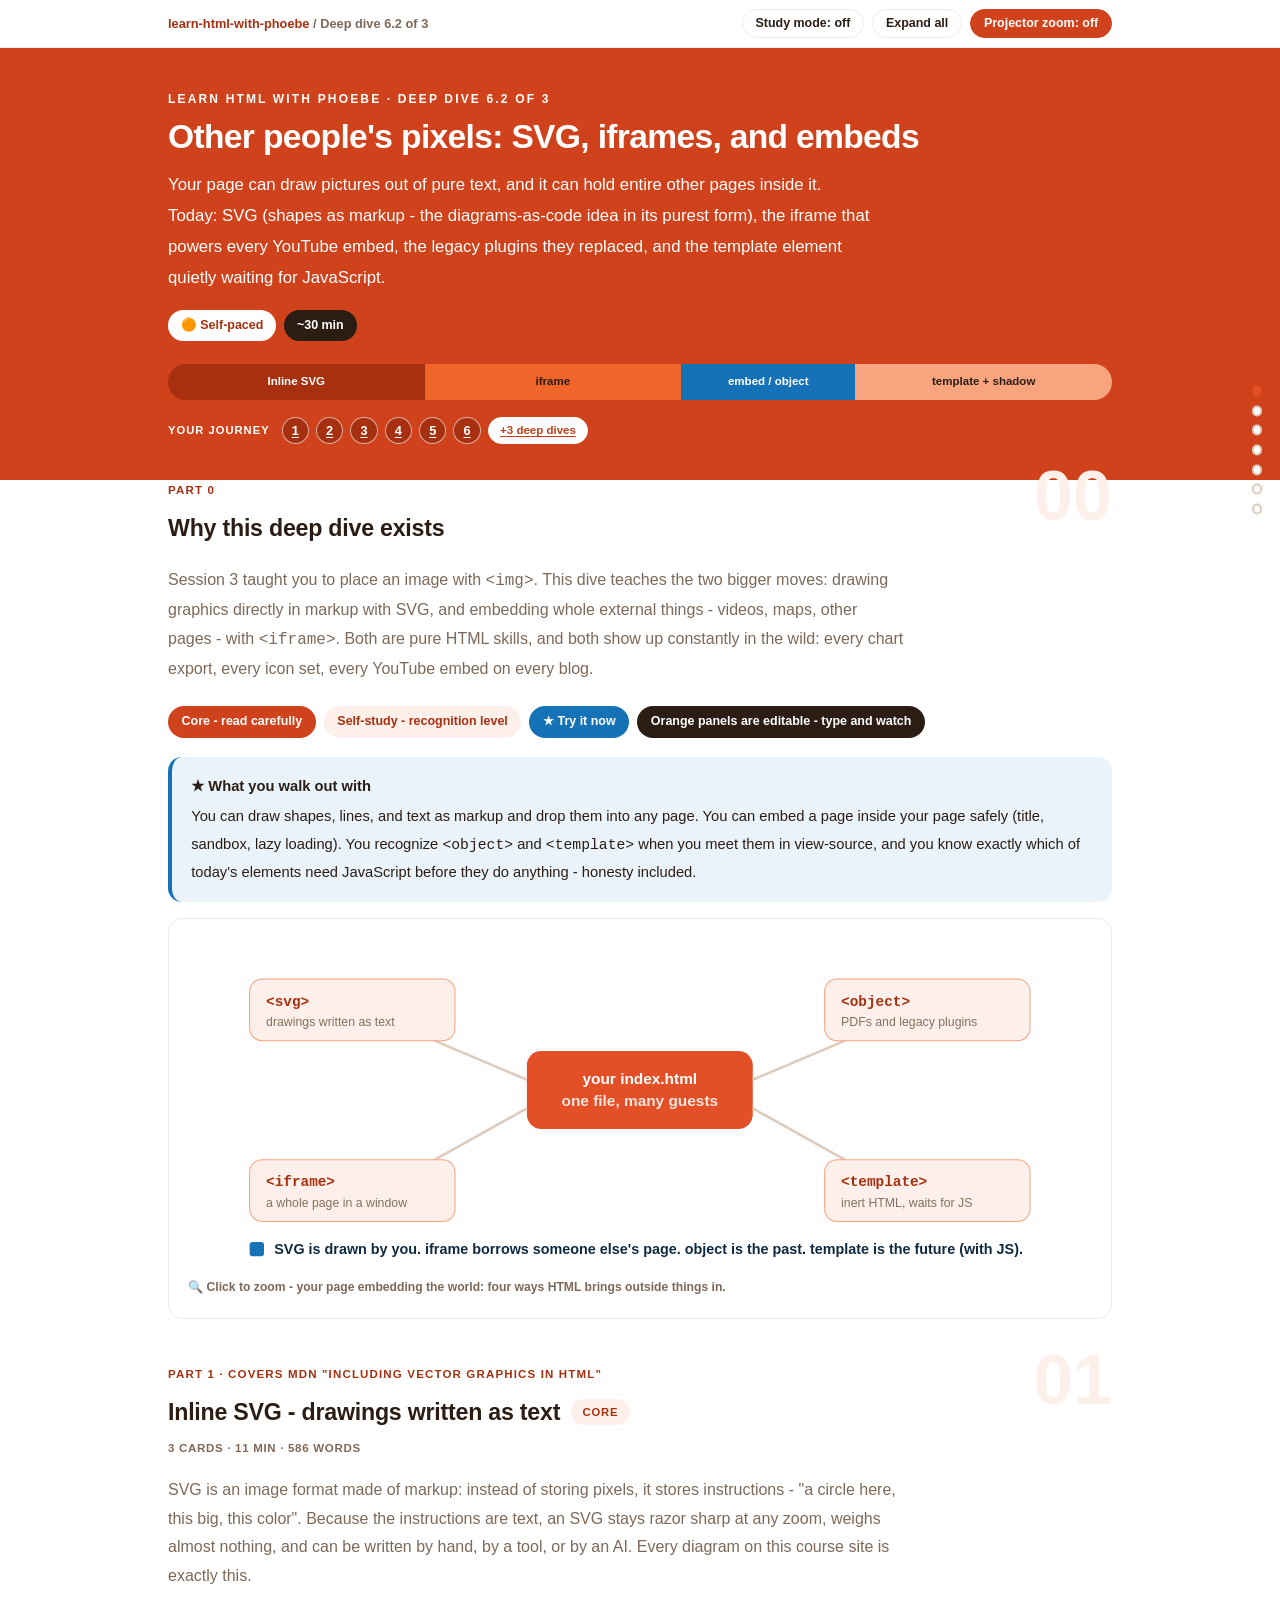
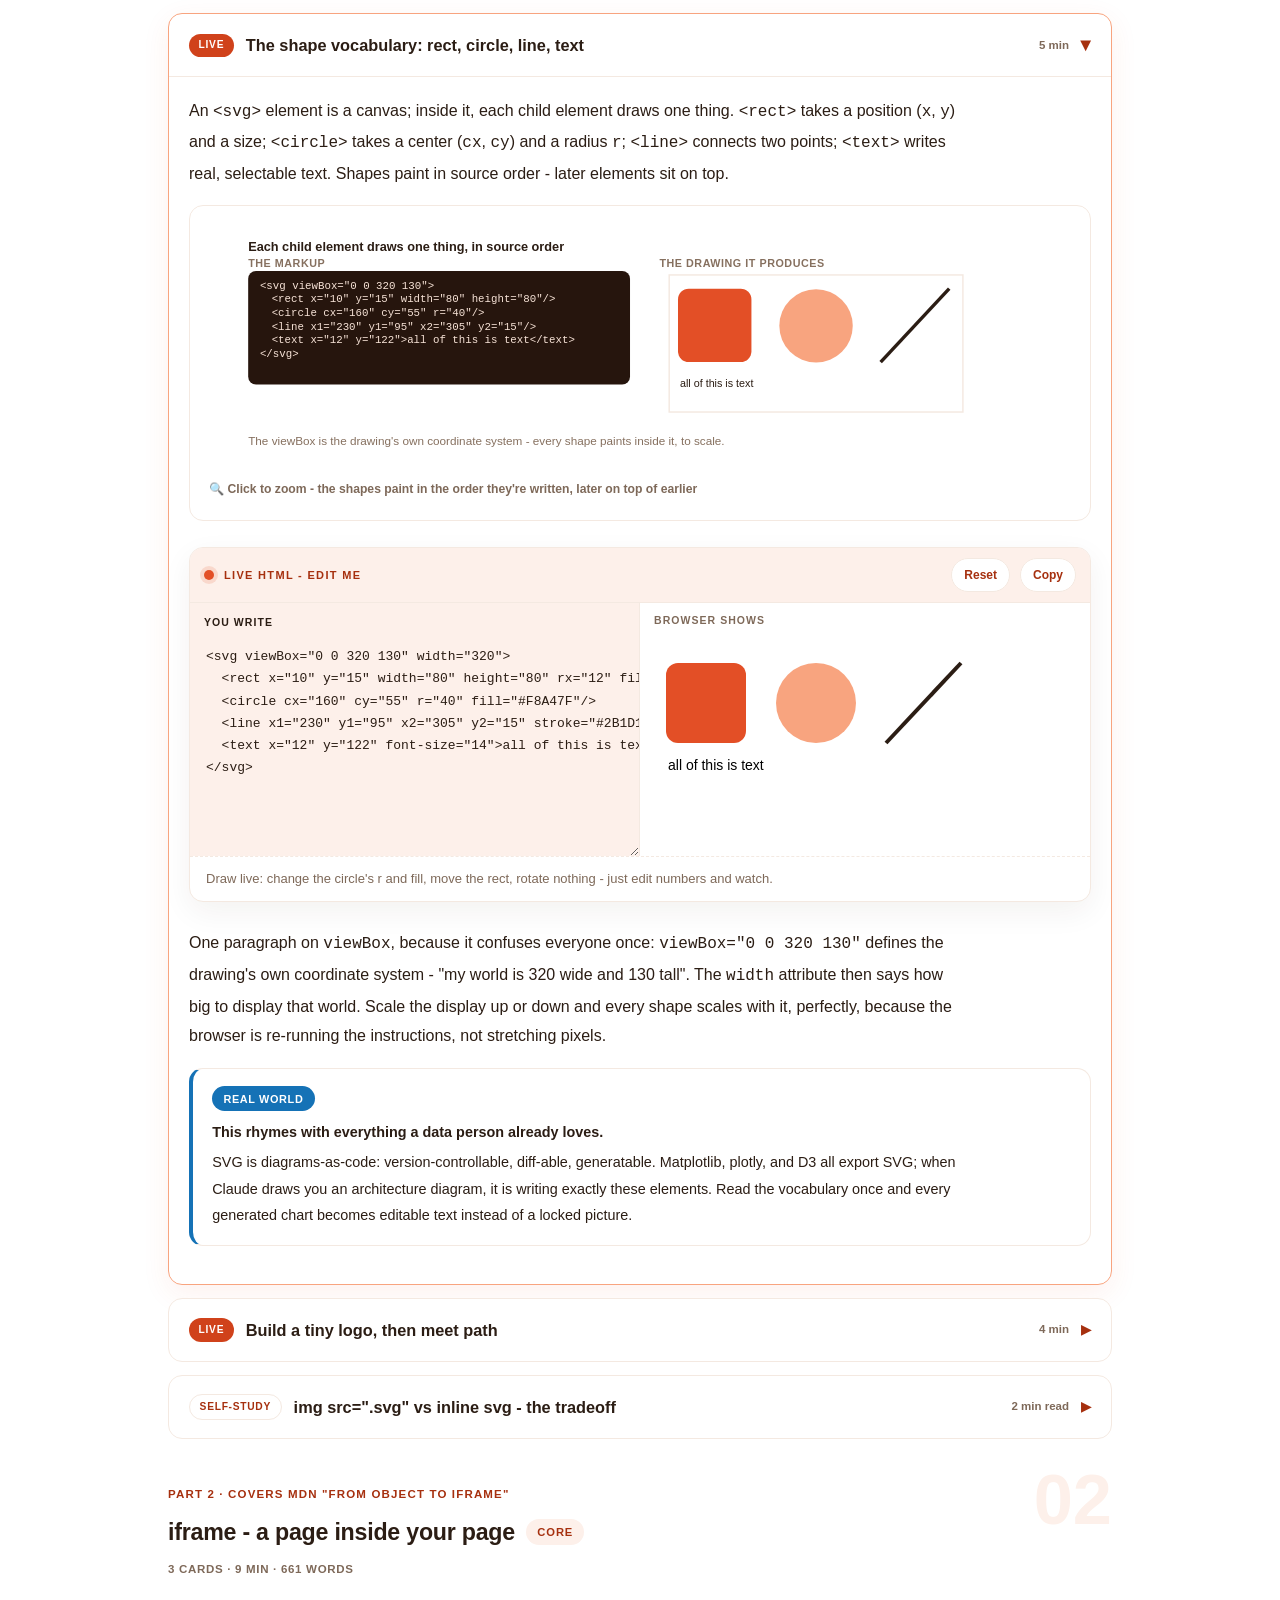
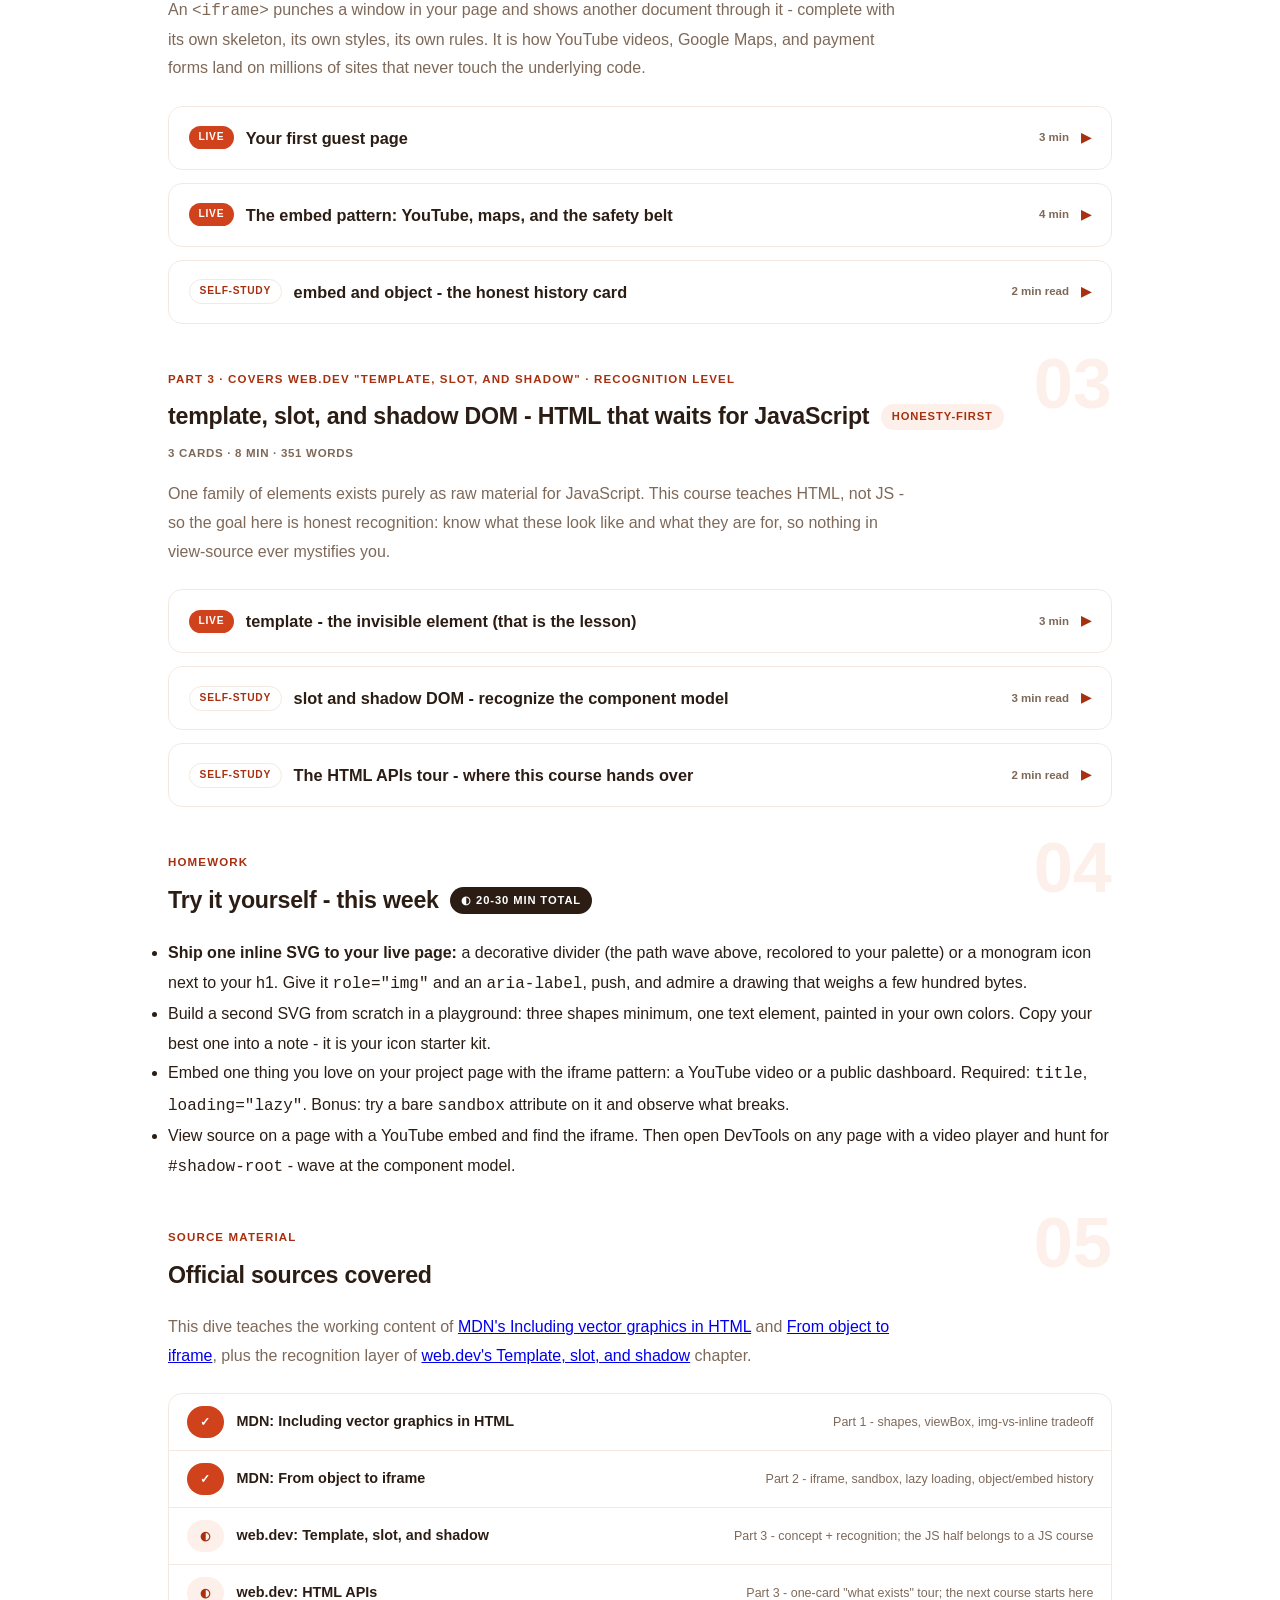
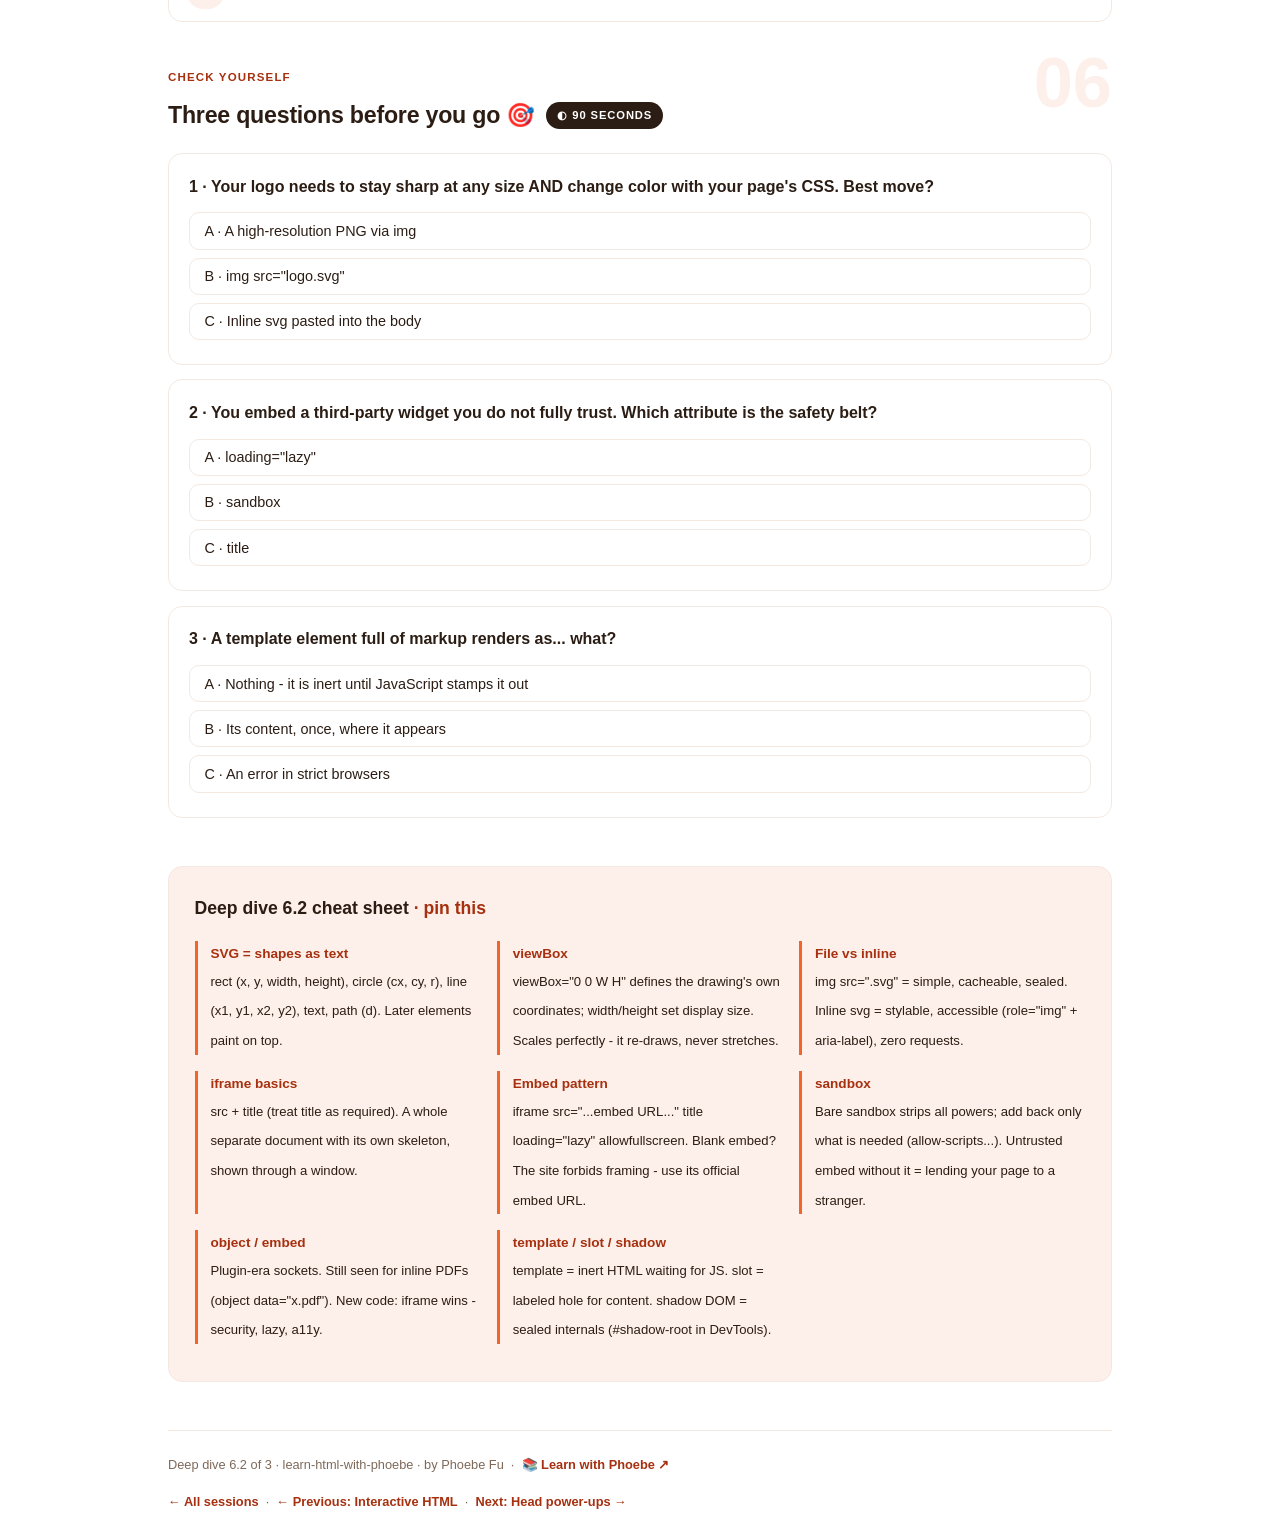
<file: courses/62-embeds-and-vectors.html>
<!DOCTYPE html>
<html lang="en">
<head>
<meta charset="UTF-8">
<meta name="viewport" content="width=device-width, initial-scale=1.0">
<!-- social:start -->
<meta name="description" content="Deep dive 6.2 of 3. Session 3 taught you to place an image with &lt;img&gt; . This dive teaches the two bigger moves: drawing graphics directly in markup with SVG, and embedding whole external things...">
<meta property="og:type" content="article">
<meta property="og:site_name" content="Learn with Phoebe">
<meta property="og:title" content="Other people&#x27;s pixels: SVG , iframes, and embeds - learn html with phoebe">
<meta property="og:description" content="Deep dive 6.2 of 3. Session 3 taught you to place an image with &lt;img&gt; . This dive teaches the two bigger moves: drawing graphics directly in markup with SVG, and embedding whole external things...">
<meta property="og:url" content="https://phoebefu6.github.io/learn-html-with-phoebe/courses/62-embeds-and-vectors.html">
<meta property="og:image" content="https://phoebefu6.github.io/learn-html-with-phoebe/assets/og-cover.png">
<meta property="og:image:width" content="1200">
<meta property="og:image:height" content="630">
<meta name="twitter:card" content="summary_large_image">
<meta name="twitter:title" content="Other people&#x27;s pixels: SVG , iframes, and embeds - learn html with phoebe">
<meta name="twitter:description" content="Deep dive 6.2 of 3. Session 3 taught you to place an image with &lt;img&gt; . This dive teaches the two bigger moves: drawing graphics directly in markup with SVG, and embedding whole external things...">
<meta name="twitter:image" content="https://phoebefu6.github.io/learn-html-with-phoebe/assets/og-cover.png">
<!-- social:end -->
<title>Deep dive 6.2 · Embeds and vectors - learn html with phoebe</title>
<link rel="stylesheet" href="../assets/style.css?v=45">
</head>
<body>

<div class="toolbar">
  <div class="wrap">
    <span class="crumb"><a href="../index.html">learn-html-with-phoebe</a> / Deep dive 6.2 of 3</span>
    <button class="btn" id="toggle-all" type="button">Expand all</button>
    <button class="btn primary" id="zoom-toggle" type="button">Projector zoom: off</button>
  </div>
</div>

<header class="masthead">
  <div class="wrap">
    <div class="eyebrow">Learn HTML with Phoebe · Deep dive 6.2 of 3</div>
    <h1>Other people's pixels: <span class="accent">SVG</span>, iframes, and embeds</h1>
    <p class="sub">Your page can draw pictures out of pure text, and it can hold entire other pages inside it. Today: SVG (shapes as markup - the diagrams-as-code idea in its purest form), the iframe that powers every YouTube embed, the legacy plugins they replaced, and the template element quietly waiting for JavaScript.</p>
    <div class="chip-row">
      <span class="chip level">🟠 Self-paced</span>
      <span class="chip time">~30 min</span>
    </div>
    <div class="agenda">
      <span class="a1" style="flex:3">Inline SVG</span>
      <span class="a2" style="flex:3">iframe</span>
      <span class="a3" style="flex:2">embed / object</span>
      <span class="a4" style="flex:3">template + shadow</span>
    </div>
  </div>
</header>

<main class="wrap">

  <!-- ============ INTRO ============ -->
  <section class="section" id="intro">
    <div class="section-kicker">
      <span class="klabel">Part 0</span>
      <h2>Why this deep dive exists</h2>
    </div>
    <p class="lede">Session 3 taught you to place an image with <code>&lt;img&gt;</code>. This dive teaches the two bigger moves: drawing graphics directly in markup with SVG, and embedding whole external things - videos, maps, other pages - with <code>&lt;iframe&gt;</code>. Both are pure HTML skills, and both show up constantly in the wild: every chart export, every icon set, every YouTube embed on every blog.</p>
    <div class="legend">
      <span class="pill solid">Core - read carefully</span>
      <span class="pill light">Self-study - recognition level</span>
      <span class="pill peach">★ Try it now</span>
      <span class="pill inkpill">Orange panels are editable - type and watch</span>
    </div>
    <div class="callout win">
      <strong>★ What you walk out with</strong>
      You can draw shapes, lines, and text as markup and drop them into any page. You can embed a page inside your page safely (title, sandbox, lazy loading). You recognize <code>&lt;object&gt;</code> and <code>&lt;template&gt;</code> when you meet them in view-source, and you know exactly which of today's elements need JavaScript before they do anything - honesty included.
    </div>
    <figure class="zoomable">
      <svg viewBox="0 0 880 320" xmlns="http://www.w3.org/2000/svg" role="img" aria-label="Hub diagram: your index.html embedding SVG drawings, iframes, PDFs via object, and inert templates">
        <style>
          .hbT { font: 700 17px Inter, sans-serif; fill: #2B1D14; }
          .hbW { font: 700 15px Inter, sans-serif; fill: #FFFFFF; }
          .hbM { font: 600 14px 'SF Mono', Menlo, monospace; fill: #A6300F; }
          .hbX { font: 400 12px Inter, sans-serif; fill: #86705F; }
          .hbN { font: 600 14px Inter, sans-serif; fill: #0E2A40; }
          .hbL { stroke: #DDCBBE; stroke-width: 2.5; fill: none; }
        </style>
        <rect x="330" y="110" width="220" height="76" rx="14" fill="#E34F26"/>
        <text class="hbW" x="440" y="142" text-anchor="middle">your index.html</text>
        <text class="hbW" x="440" y="164" text-anchor="middle" opacity="0.85">one file, many guests</text>
        <path class="hbL" d="M330,138 L240,100"/>
        <path class="hbL" d="M330,166 L240,216"/>
        <path class="hbL" d="M550,138 L640,100"/>
        <path class="hbL" d="M550,166 L640,216"/>
        <rect x="60" y="40" width="200" height="60" rx="12" fill="#FDF0EA" stroke="#F8A47F"/>
        <text class="hbM" x="76" y="66">&lt;svg&gt;</text>
        <text class="hbX" x="76" y="86">drawings written as text</text>
        <rect x="60" y="216" width="200" height="60" rx="12" fill="#FDF0EA" stroke="#F8A47F"/>
        <text class="hbM" x="76" y="242">&lt;iframe&gt;</text>
        <text class="hbX" x="76" y="262">a whole page in a window</text>
        <rect x="620" y="40" width="200" height="60" rx="12" fill="#FDF0EA" stroke="#F8A47F"/>
        <text class="hbM" x="636" y="66">&lt;object&gt;</text>
        <text class="hbX" x="636" y="86">PDFs and legacy plugins</text>
        <rect x="620" y="216" width="200" height="60" rx="12" fill="#FDF0EA" stroke="#F8A47F"/>
        <text class="hbM" x="636" y="242">&lt;template&gt;</text>
        <text class="hbX" x="636" y="262">inert HTML, waits for JS</text>
        <rect x="60" y="296" width="14" height="14" rx="3" fill="#1572B6"/>
        <text class="hbN" x="84" y="308">SVG is drawn by you. iframe borrows someone else's page. object is the past. template is the future (with JS).</text>
      </svg>
      <figcaption>🔍 Click to zoom - your page embedding the world: four ways HTML brings outside things in.</figcaption>
    </figure>
  </section>

  <!-- ============ PART 1: INLINE SVG ============ -->
  <section class="section" id="svg">
    <div class="section-kicker">
      <span class="klabel">Part 1 · covers MDN "Including vector graphics in HTML"</span>
      <h2>Inline SVG - drawings written as text <span class="tag concept">core</span></h2>
    </div>
    <p class="lede">SVG is an image format made of markup: instead of storing pixels, it stores instructions - "a circle here, this big, this color". Because the instructions are text, an SVG stays razor sharp at any zoom, weighs almost nothing, and can be written by hand, by a tool, or by an AI. Every diagram on this course site is exactly this.</p>

    <details class="card" open>
      <summary><span class="mode live">Live</span>The shape vocabulary: rect, circle, line, text<span class="mini">5 min</span><span class="caret">▶</span></summary>
      <div class="body">
        <p>An <code>&lt;svg&gt;</code> element is a canvas; inside it, each child element draws one thing. <code>&lt;rect&gt;</code> takes a position (<code>x</code>, <code>y</code>) and a size; <code>&lt;circle&gt;</code> takes a center (<code>cx</code>, <code>cy</code>) and a radius <code>r</code>; <code>&lt;line&gt;</code> connects two points; <code>&lt;text&gt;</code> writes real, selectable text. Shapes paint in source order - later elements sit on top.</p>
<figure class="zoomable">
  <svg viewBox="0 0 880 248" xmlns="http://www.w3.org/2000/svg" role="img" aria-label="SVG markup with a rect, a circle, a line and a text element, next to the exact drawing it produces: an orange square, a peach circle, a diagonal line and the words all of this is text, painted in the same source order they appear in the code.">
    <style>
      .ev1T { font: 700 13px Inter, sans-serif; fill: #2B1D14; }
      .ev1H { font: 700 11px Inter, sans-serif; fill: #86705F; letter-spacing: .05em; }
      .ev1C { font: 400 11px Consolas, monospace; fill: #F7E3D7; }
      .ev1N { font: 400 12px Inter, sans-serif; fill: #86705F; }
      .ev1X { font: 400 11px Inter, sans-serif; fill: #2B1D14; }
    </style>
    <rect x="0" y="0" width="880" height="248" fill="#FFFFFF"/>
    <text class="ev1T" x="40" y="26">Each child element draws one thing, in source order</text>
    <text class="ev1H" x="40" y="42">THE MARKUP</text>
    <text class="ev1H" x="460" y="42">THE DRAWING IT PRODUCES</text>

    <rect x="40" y="46" width="390" height="116" rx="8" fill="#26150D"/>
    <text class="ev1C" x="52" y="64">&lt;svg viewBox="0 0 320 130"&gt;</text>
    <text class="ev1C" x="64" y="78">&lt;rect x="10" y="15" width="80" height="80"/&gt;</text>
    <text class="ev1C" x="64" y="92">&lt;circle cx="160" cy="55" r="40"/&gt;</text>
    <text class="ev1C" x="64" y="106">&lt;line x1="230" y1="95" x2="305" y2="15"/&gt;</text>
    <text class="ev1C" x="64" y="120">&lt;text x="12" y="122"&gt;all of this is text&lt;/text&gt;</text>
    <text class="ev1C" x="52" y="134">&lt;/svg&gt;</text>

    <rect x="470" y="50" width="300" height="140" fill="#FFFFFF" stroke="#F4E9E1" stroke-width="1.5"/>
    <rect x="479" y="64" width="75" height="75" rx="11" fill="#E34F26"/>
    <circle cx="620" cy="102" r="37.5" fill="#F8A47F"/>
    <line x1="686" y1="139" x2="756" y2="64" stroke="#2B1D14" stroke-width="3.5"/>
    <text class="ev1X" x="481" y="164">all of this is text</text>

    <text class="ev1N" x="40" y="224">The viewBox is the drawing's own coordinate system - every shape paints inside it, to scale.</text>
  </svg>
  <figcaption>🔍 Click to zoom - the shapes paint in the order they're written, later on top of earlier</figcaption>
</figure>

        <div class="pg" data-caption="Draw live: change the circle's r and fill, move the rect, rotate nothing - just edit numbers and watch." data-height="220">
<pre class="pg-src">
&lt;svg viewBox="0 0 320 130" width="320"&gt;
  &lt;rect x="10" y="15" width="80" height="80" rx="12" fill="#E34F26"/&gt;
  &lt;circle cx="160" cy="55" r="40" fill="#F8A47F"/&gt;
  &lt;line x1="230" y1="95" x2="305" y2="15" stroke="#2B1D14" stroke-width="4"/&gt;
  &lt;text x="12" y="122" font-size="14"&gt;all of this is text&lt;/text&gt;
&lt;/svg&gt;
</pre>
        </div>
        <p>One paragraph on <code>viewBox</code>, because it confuses everyone once: <code>viewBox="0 0 320 130"</code> defines the drawing's own coordinate system - "my world is 320 wide and 130 tall". The <code>width</code> attribute then says how big to display that world. Scale the display up or down and every shape scales with it, perfectly, because the browser is re-running the instructions, not stretching pixels.</p>
        <div class="callout example">
          <span class="ex-pill">Real world</span>
          <p><strong>This rhymes with everything a data person already loves.</strong> SVG is diagrams-as-code: version-controllable, diff-able, generatable. Matplotlib, plotly, and D3 all export SVG; when Claude draws you an architecture diagram, it is writing exactly these elements. Read the vocabulary once and every generated chart becomes editable text instead of a locked picture.</p>
        </div>
      </div>
    </details>

    <details class="card">
      <summary><span class="mode live">Live</span>Build a tiny logo, then meet path<span class="mini">4 min</span><span class="caret">▶</span></summary>
      <div class="body">
        <p>Stack a few shapes and you have an icon. This is genuinely how favicons, logos, and UI icons get made - a circle, a letter, done. And when shapes are not enough, <code>&lt;path&gt;</code> draws anything: its <code>d</code> attribute is a walk ("Move to 10,80. Curve to 150,80...") that pens out any outline you can imagine.</p>
        <div class="pg" data-caption="Your monogram in 5 lines: change the P to your initial, the stroke color, the radius. Congratulations, you are a logo designer." data-height="200">
<pre class="pg-src">
&lt;svg viewBox="0 0 120 120" width="110"&gt;
  &lt;circle cx="60" cy="60" r="52" fill="#FDF0EA"
          stroke="#E34F26" stroke-width="7"/&gt;
  &lt;text x="60" y="80" font-size="56" text-anchor="middle"
        fill="#A6300F" font-family="Georgia"&gt;P&lt;/text&gt;
&lt;/svg&gt;
</pre>
        </div>
        <div class="pg" data-caption="A path is a pen walk. Nudge the numbers in d and watch the wave bend - do not memorize the letters, just recognize them." data-height="170">
<pre class="pg-src">
&lt;svg viewBox="0 0 320 100" width="320"&gt;
  &lt;path d="M10,80 Q85,10 160,80 T310,80"
        fill="none" stroke="#F06529" stroke-width="5"/&gt;
&lt;/svg&gt;
</pre>
        </div>
        <div class="prompt-box good"><span class="label">★ Try it now</span>Right-click any diagram on this page and Inspect. You will find the same rect, text, and path elements you just wrote - the course diagrams are hand-authored inline SVG, nothing more.</div>
      </div>
    </details>

    <details class="card">
      <summary><span class="mode self">Self-study</span>img src=".svg" vs inline svg - the tradeoff<span class="mini">2 min read</span><span class="caret">▶</span></summary>
      <div class="body">
        <p>You can use an SVG two ways, and MDN's vector graphics lesson turns on this choice:</p>
        <ul>
          <li><strong>As a file:</strong> <code>&lt;img src="logo.svg" alt="..."&gt;</code>. Simple, cacheable, reusable across pages. But it is a sealed box - your page's CSS cannot restyle its insides.</li>
          <li><strong>Inline:</strong> paste the <code>&lt;svg&gt;...&lt;/svg&gt;</code> straight into the body, like every playground above. Now every shape is a real element in your page - stylable with CSS, readable by screen readers via <code>role="img"</code> and <code>aria-label</code>, zero extra file requests. The cost: it bulks up your HTML and repeats on every page that uses it.</li>
        </ul>
        <p>Rule of thumb: decorative or reused art → file. One-off diagrams you may want to style or tweak → inline. This course inlines everything, which is why you can inspect it all.</p>
      </div>
    </details>
  </section>

  <!-- ============ PART 2: IFRAME ============ -->
  <section class="section" id="iframe">
    <div class="section-kicker">
      <span class="klabel">Part 2 · covers MDN "From object to iframe"</span>
      <h2>iframe - a page inside your page <span class="tag concept">core</span></h2>
    </div>
    <p class="lede">An <code>&lt;iframe&gt;</code> punches a window in your page and shows another document through it - complete with its own skeleton, its own styles, its own rules. It is how YouTube videos, Google Maps, and payment forms land on millions of sites that never touch the underlying code.</p>

    <details class="card">
      <summary><span class="mode live">Live</span>Your first guest page<span class="mini">3 min</span><span class="caret">▶</span></summary>
      <div class="body">
        <p>Two attributes matter from day one: <code>src</code> points at the document to show, and <code>title</code> describes it for screen-reader users - an iframe without a title is an unlabeled door, so treat <code>title</code> as required. Below, the guest page is written inline via <code>srcdoc</code> so it renders in our sandbox; in the wild you will almost always use <code>src="https://..."</code>.</p>
<figure class="zoomable">
  <svg viewBox="0 0 880 268" xmlns="http://www.w3.org/2000/svg" role="img" aria-label="An iframe with title and srcdoc attributes, next to the page it produces: a paragraph in your own page, then a bordered window showing a completely separate guest document that says hello from inside, then another paragraph back in your page.">
    <style>
      .ev2T { font: 700 13px Inter, sans-serif; fill: #2B1D14; }
      .ev2H { font: 700 11px Inter, sans-serif; fill: #86705F; letter-spacing: .05em; }
      .ev2C { font: 400 11px Consolas, monospace; fill: #F7E3D7; }
      .ev2P { font: 400 11.5px Inter, sans-serif; fill: #86705F; }
      .ev2G { font: 700 12px Inter, sans-serif; fill: #2B1D14; }
      .ev2S { font: 400 11px Inter, sans-serif; fill: #86705F; }
      .ev2N { font: 400 12px Inter, sans-serif; fill: #86705F; }
    </style>
    <rect x="0" y="0" width="880" height="268" fill="#FFFFFF"/>
    <text class="ev2T" x="40" y="26">An iframe is a whole document inside a window</text>
    <text class="ev2H" x="40" y="42">THE MARKUP</text>
    <text class="ev2H" x="460" y="42">YOUR PAGE, WITH A GUEST INSIDE</text>

    <rect x="40" y="46" width="390" height="90" rx="8" fill="#26150D"/>
    <text class="ev2C" x="52" y="64">&lt;iframe title="A tiny guest page"</text>
    <text class="ev2C" x="64" y="78">srcdoc="&lt;h2&gt;Hello from inside&lt;/h2&gt;"</text>
    <text class="ev2C" x="64" y="92">width="100%" height="120"&gt;</text>
    <text class="ev2C" x="52" y="106">&lt;/iframe&gt;</text>

    <rect x="460" y="50" width="380" height="160" fill="#FFFFFF" stroke="#F4E9E1" stroke-width="1.5"/>
    <text class="ev2P" x="472" y="70">This paragraph lives in YOUR page.</text>
    <rect x="472" y="84" width="356" height="74" rx="6" fill="#FDF0EA" stroke="#E34F26" stroke-width="3"/>
    <text class="ev2G" x="650" y="116" text-anchor="middle">Hello from inside</text>
    <text class="ev2S" x="650" y="134" text-anchor="middle">I am a separate document.</text>
    <text class="ev2P" x="472" y="196">And this one lives in your page again.</text>

    <text class="ev2N" x="40" y="244">src or srcdoc supplies the guest document; title names it for screen-reader users.</text>
  </svg>
  <figcaption>🔍 Click to zoom - the guest document renders with its own rules, sealed inside the window</figcaption>
</figure>

        <div class="pg" data-caption="A page inside your page. Edit the guest's markup inside srcdoc, or restyle the border - two documents, one view." data-height="260">
<pre class="pg-src">
&lt;p&gt;This paragraph lives in YOUR page.&lt;/p&gt;

&lt;iframe title="A tiny guest page"
        srcdoc="&lt;h2&gt;Hello from inside&lt;/h2&gt;
                &lt;p&gt;I am a separate document.&lt;/p&gt;"
        width="100%" height="120"
        style="border: 3px solid #E34F26; border-radius: 10px"&gt;
&lt;/iframe&gt;

&lt;p&gt;And this one lives in your page again.&lt;/p&gt;
</pre>
        </div>
        <div class="callout tip">
          <strong>Meta-reveal</strong>
          Every orange playground on this course is an iframe. Your edits become a fresh guest document on every keystroke, sandboxed so nothing you type can touch the course page around it. You have been using today's element since Session 1.
        </div>
      </div>
    </details>

    <details class="card">
      <summary><span class="mode live">Live</span>The embed pattern: YouTube, maps, and the safety belt<span class="mini">4 min</span><span class="caret">▶</span></summary>
      <div class="body">
        <p>The pattern every "share → embed" button hands you is the same five lines. Our sandboxed playgrounds cannot load external sites, so this one is copy-paste for your own file - drop it in your project page and reload:</p>
        <div class="prompt-box good"><span class="label">Copy-paste</span>&lt;iframe src="https://www.youtube.com/embed/VIDEO_ID"<br>&nbsp;&nbsp;title="Video: what it shows"<br>&nbsp;&nbsp;width="560" height="315"<br>&nbsp;&nbsp;loading="lazy" allowfullscreen&gt;&lt;/iframe&gt;<br><em>Honest note: this only comes alive in a real page, not in the course playgrounds - external sites refuse to load inside our no-script sandbox.</em></div>
        <ul>
          <li><strong><code>sandbox</code> is the safety belt.</strong> Adding a bare <code>sandbox</code> attribute strips the guest of its powers: no scripts, no forms, no popups. You then hand back only what it needs, like <code>sandbox="allow-scripts"</code>. Embedding content you do not fully trust without it is lending your page to a stranger.</li>
          <li><strong><code>loading="lazy"</code></strong> tells the browser not to fetch the iframe until the reader scrolls near it - free speed for below-the-fold embeds, same attribute you will meet again on images in deep dive 6.3.</li>
          <li><strong>Some sites refuse to be framed.</strong> If an embed shows up blank, the site likely sends headers forbidding embedding (banks and login pages do this on purpose). Use their official embed URL, not the normal page URL.</li>
        </ul>
        <div class="callout example">
          <span class="ex-pill">Real world</span>
          <p>Dashboards live this way too: Tableau Public, Looker Studio, and Streamlit apps all ship "embed" snippets that are plain iframes. A data person who knows the iframe pattern can put a live dashboard into any wiki, portal, or personal page in one paste - title and lazy loading included.</p>
        </div>
      </div>
    </details>

    <details class="card">
      <summary><span class="mode self">Self-study</span>embed and object - the honest history card<span class="mini">2 min read</span><span class="caret">▶</span></summary>
      <div class="body">
        <p>Before iframes won, pages bolted on external content with plugins: <code>&lt;embed&gt;</code> and <code>&lt;object&gt;</code> were the sockets that Flash movies, Java applets, and PDF viewers plugged into. The plugins are gone (Flash retired in 2020), but you still meet these elements in older codebases, so recognize them:</p>
        <ul>
          <li><code>&lt;object data="report.pdf" type="application/pdf"&gt;</code> - the one still-legitimate use: showing a PDF inline, with fallback content between the tags for browsers that cannot.</li>
          <li><code>&lt;embed&gt;</code> - same era, fewer features, no fallback mechanism. If you are writing new code, you basically never want it.</li>
        </ul>
        <p>Why iframe wins today: it embeds real web documents rather than plugin content, it has the sandbox security model, lazy loading, and a title for accessibility. MDN's own lesson title tells the story - "from object to iframe" is the direction of travel.</p>
      </div>
    </details>
  </section>

  <!-- ============ PART 3: TEMPLATE + SHADOW ============ -->
  <section class="section" id="template">
    <div class="section-kicker">
      <span class="klabel">Part 3 · covers web.dev "Template, slot, and shadow" · recognition level</span>
      <h2>template, slot, and shadow DOM - HTML that waits for JavaScript <span class="tag concept">honesty-first</span></h2>
    </div>
    <p class="lede">One family of elements exists purely as raw material for JavaScript. This course teaches HTML, not JS - so the goal here is honest recognition: know what these look like and what they are for, so nothing in view-source ever mystifies you.</p>

    <details class="card">
      <summary><span class="mode live">Live</span>template - the invisible element (that is the lesson)<span class="mini">3 min</span><span class="caret">▶</span></summary>
      <div class="body">
        <p>Everything inside a <code>&lt;template&gt;</code> is parsed and held in memory but never rendered - no display, no image loading, no effect on the page. It is a stamp waiting for JavaScript to press it, once per row of data, once per card in a feed.</p>
        <div class="pg" data-caption="You should see paragraphs one and three with NO gap between them - the template truly renders nothing. That invisibility is the whole point." data-height="180">
<pre class="pg-src">
&lt;p&gt;Before the template.&lt;/p&gt;

&lt;template&gt;
  &lt;p&gt;Without JavaScript, you will never see me.&lt;/p&gt;
&lt;/template&gt;

&lt;p&gt;After the template. Notice the missing middle.&lt;/p&gt;
</pre>
        </div>
        <p>Why it exists: before <code>&lt;template&gt;</code>, developers hid stamp-out markup in strings or hidden divs - which still loaded images and confused screen readers. The template element is the honest version: real HTML, officially inert.</p>
      </div>
    </details>

    <details class="card">
      <summary><span class="mode self">Self-study</span>slot and shadow DOM - recognize the component model<span class="mini">3 min read</span><span class="caret">▶</span></summary>
      <div class="body">
        <p><strong>Needs JavaScript - shown here so you recognize it in the wild, not to run it today.</strong> Custom elements (tags with a dash, like <code>&lt;user-card&gt;</code>) combine three ideas: a template for the stamp, a <em>shadow DOM</em> (a private, sealed subtree where the component's internals live, safe from the page's CSS), and <code>&lt;slot&gt;</code> - a labeled hole in the template where your content gets projected in.</p>
        <div class="prompt-box"><span class="label">Recognize this</span>&lt;template id="card-tpl"&gt;<br>&nbsp;&nbsp;&lt;h3&gt;&lt;slot name="title"&gt;Untitled&lt;/slot&gt;&lt;/h3&gt;<br>&nbsp;&nbsp;&lt;p&gt;&lt;slot&gt;No description.&lt;/slot&gt;&lt;/p&gt;<br>&lt;/template&gt;<br><br>&lt;user-card&gt;<br>&nbsp;&nbsp;&lt;span slot="title"&gt;Phoebe Fu&lt;/span&gt;<br>&nbsp;&nbsp;Data and AI person.<br>&lt;/user-card&gt;<br><em>Inert until a script calls attachShadow and stamps the template. In our no-JS playgrounds this renders as plain text, so it lives in a box, not a playground.</em></div>
        <p>Where you meet this daily: the <code>&lt;video&gt;</code> controls, browser date pickers, and design-system components (many Google and GitHub UI pieces) are all shadow DOM. When DevTools shows you <code>#shadow-root</code>, you now know what you are looking at.</p>
      </div>
    </details>

    <details class="card">
      <summary><span class="mode self">Self-study</span>The HTML APIs tour - where this course hands over<span class="mini">2 min read</span><span class="caret">▶</span></summary>
      <div class="body">
        <p>web.dev's "HTML APIs" chapter makes one big point worth carrying out of this course: <strong>every element you have learned also has a JavaScript surface.</strong> The document is queryable (<code>querySelector</code> finds elements the way CSS selectors do), every attribute is readable and writable from code, and rich elements expose whole method sets - <code>&lt;video&gt;</code> has play and pause, <code>&lt;dialog&gt;</code> has showModal, forms can validate themselves on demand.</p>
        <p>Nothing to do today. Just know the door exists: the clean, semantic HTML you now write is precisely what makes the JavaScript course after this one pleasant - scripts navigate pages by the same structure and meaning you have been building since Session 1.</p>
      </div>
    </details>
  </section>

  <!-- ============ HOMEWORK ============ -->
  <section class="section" id="exercise">
    <div class="section-kicker">
      <span class="klabel">Homework</span>
      <h2>Try it yourself - this week <span class="tag exercise">◐ 20-30 min total</span></h2>
    </div>
    <ul>
      <li><strong>Ship one inline SVG to your live page:</strong> a decorative divider (the path wave above, recolored to your palette) or a monogram icon next to your h1. Give it <code>role="img"</code> and an <code>aria-label</code>, push, and admire a drawing that weighs a few hundred bytes.</li>
      <li>Build a second SVG from scratch in a playground: three shapes minimum, one text element, painted in your own colors. Copy your best one into a note - it is your icon starter kit.</li>
      <li>Embed one thing you love on your project page with the iframe pattern: a YouTube video or a public dashboard. Required: <code>title</code>, <code>loading="lazy"</code>. Bonus: try a bare <code>sandbox</code> attribute on it and observe what breaks.</li>
      <li>View source on a page with a YouTube embed and find the iframe. Then open DevTools on any page with a video player and hunt for <code>#shadow-root</code> - wave at the component model.</li>
    </ul>
  </section>

  <!-- ============ OFFICIAL ============ -->
  <section class="section" id="official">
    <div class="section-kicker">
      <span class="klabel">Source material</span>
      <h2>Official sources covered</h2>
    </div>
    <p class="lede">This dive teaches the working content of <a href="https://developer.mozilla.org/en-US/docs/Learn_web_development/Core/Structuring_content/Including_vector_graphics_in_HTML" target="_blank" rel="noopener">MDN's Including vector graphics in HTML</a> and <a href="https://developer.mozilla.org/en-US/docs/Learn_web_development/Core/Structuring_content/General_embedding_technologies" target="_blank" rel="noopener">From object to iframe</a>, plus the recognition layer of <a href="https://web.dev/learn/html/template/" target="_blank" rel="noopener">web.dev's Template, slot, and shadow</a> chapter.</p>
    <div class="covered">
      <div class="covered-row"><span class="status pill solid">✓</span><span class="name">MDN: Including vector graphics in HTML</span><span class="note">Part 1 - shapes, viewBox, img-vs-inline tradeoff</span></div>
      <div class="covered-row"><span class="status pill solid">✓</span><span class="name">MDN: From object to iframe</span><span class="note">Part 2 - iframe, sandbox, lazy loading, object/embed history</span></div>
      <div class="covered-row"><span class="status pill light">◐</span><span class="name">web.dev: Template, slot, and shadow</span><span class="note">Part 3 - concept + recognition; the JS half belongs to a JS course</span></div>
      <div class="covered-row"><span class="status pill light">◐</span><span class="name">web.dev: HTML APIs</span><span class="note">Part 3 - one-card "what exists" tour; the next course starts here</span></div>
    </div>
  </section>

  <!-- ============ QUIZ ============ -->
  <section class="section" id="quiz">
    <div class="section-kicker">
      <span class="klabel">Check yourself</span>
      <h2>Three questions before you go 🎯 <span class="tag exercise">◐ 90 seconds</span></h2>
    </div>
    <div class="quiz-q" data-answer="2">
      <p class="qtext">1 · Your logo needs to stay sharp at any size AND change color with your page's CSS. Best move?</p>
      <button class="qopt" type="button">A · A high-resolution PNG via img</button>
      <button class="qopt" type="button">B · img src="logo.svg"</button>
      <button class="qopt" type="button">C · Inline svg pasted into the body</button>
      <p class="qwhy">SVG stays sharp either way, but only inline SVG exposes its shapes as real elements your CSS can restyle. An img-loaded SVG is a sealed box.</p>
    </div>
    <div class="quiz-q" data-answer="1">
      <p class="qtext">2 · You embed a third-party widget you do not fully trust. Which attribute is the safety belt?</p>
      <button class="qopt" type="button">A · loading="lazy"</button>
      <button class="qopt" type="button">B · sandbox</button>
      <button class="qopt" type="button">C · title</button>
      <p class="qwhy">sandbox strips the guest page of scripts, forms, and popups until you explicitly hand powers back. lazy is speed, title is accessibility - both good, neither is security.</p>
    </div>
    <div class="quiz-q" data-answer="0">
      <p class="qtext">3 · A template element full of markup renders as... what?</p>
      <button class="qopt" type="button">A · Nothing - it is inert until JavaScript stamps it out</button>
      <button class="qopt" type="button">B · Its content, once, where it appears</button>
      <button class="qopt" type="button">C · An error in strict browsers</button>
      <p class="qwhy">Templates are parsed but never rendered - the invisible playground earlier was working correctly. That inertness is the feature JavaScript builds on.</p>
    </div>
    <p class="quiz-score"></p>
  </section>

  <!-- ============ CHEAT SHEET ============ -->
  <section class="cheat" id="cheatsheet">
    <h3>Deep dive 6.2 cheat sheet <span>· pin this</span></h3>
    <div class="grid-2">
      <div class="cheat-item"><b>SVG = shapes as text</b><span>rect (x, y, width, height), circle (cx, cy, r), line (x1, y1, x2, y2), text, path (d). Later elements paint on top.</span></div>
      <div class="cheat-item"><b>viewBox</b><span>viewBox="0 0 W H" defines the drawing's own coordinates; width/height set display size. Scales perfectly - it re-draws, never stretches.</span></div>
      <div class="cheat-item"><b>File vs inline</b><span>img src=".svg" = simple, cacheable, sealed. Inline svg = stylable, accessible (role="img" + aria-label), zero requests.</span></div>
      <div class="cheat-item"><b>iframe basics</b><span>src + title (treat title as required). A whole separate document with its own skeleton, shown through a window.</span></div>
      <div class="cheat-item"><b>Embed pattern</b><span>iframe src="...embed URL..." title loading="lazy" allowfullscreen. Blank embed? The site forbids framing - use its official embed URL.</span></div>
      <div class="cheat-item"><b>sandbox</b><span>Bare sandbox strips all powers; add back only what is needed (allow-scripts...). Untrusted embed without it = lending your page to a stranger.</span></div>
      <div class="cheat-item"><b>object / embed</b><span>Plugin-era sockets. Still seen for inline PDFs (object data="x.pdf"). New code: iframe wins - security, lazy, a11y.</span></div>
      <div class="cheat-item"><b>template / slot / shadow</b><span>template = inert HTML waiting for JS. slot = labeled hole for content. shadow DOM = sealed internals (#shadow-root in DevTools).</span></div>
    </div>
  </section>

  <footer class="pagefoot">
    <span>Deep dive 6.2 of 3 · learn-html-with-phoebe · by Phoebe Fu &nbsp;·&nbsp; 📚 <a href="https://phoebefu6.github.io/learn-with-phoebe/">Learn with Phoebe ↗</a></span>
    <span><a href="../index.html">← All sessions</a> &nbsp;·&nbsp; <a href="61-interactive-html.html">← Previous: Interactive HTML</a> &nbsp;·&nbsp; <a href="63-head-power-ups.html">Next: Head power-ups →</a></span>
  </footer>

</main>

<script src="../assets/app.js?v=44"></script>
<script src="../assets/html-live.js?v=17"></script>
</body>
</html>
</file>
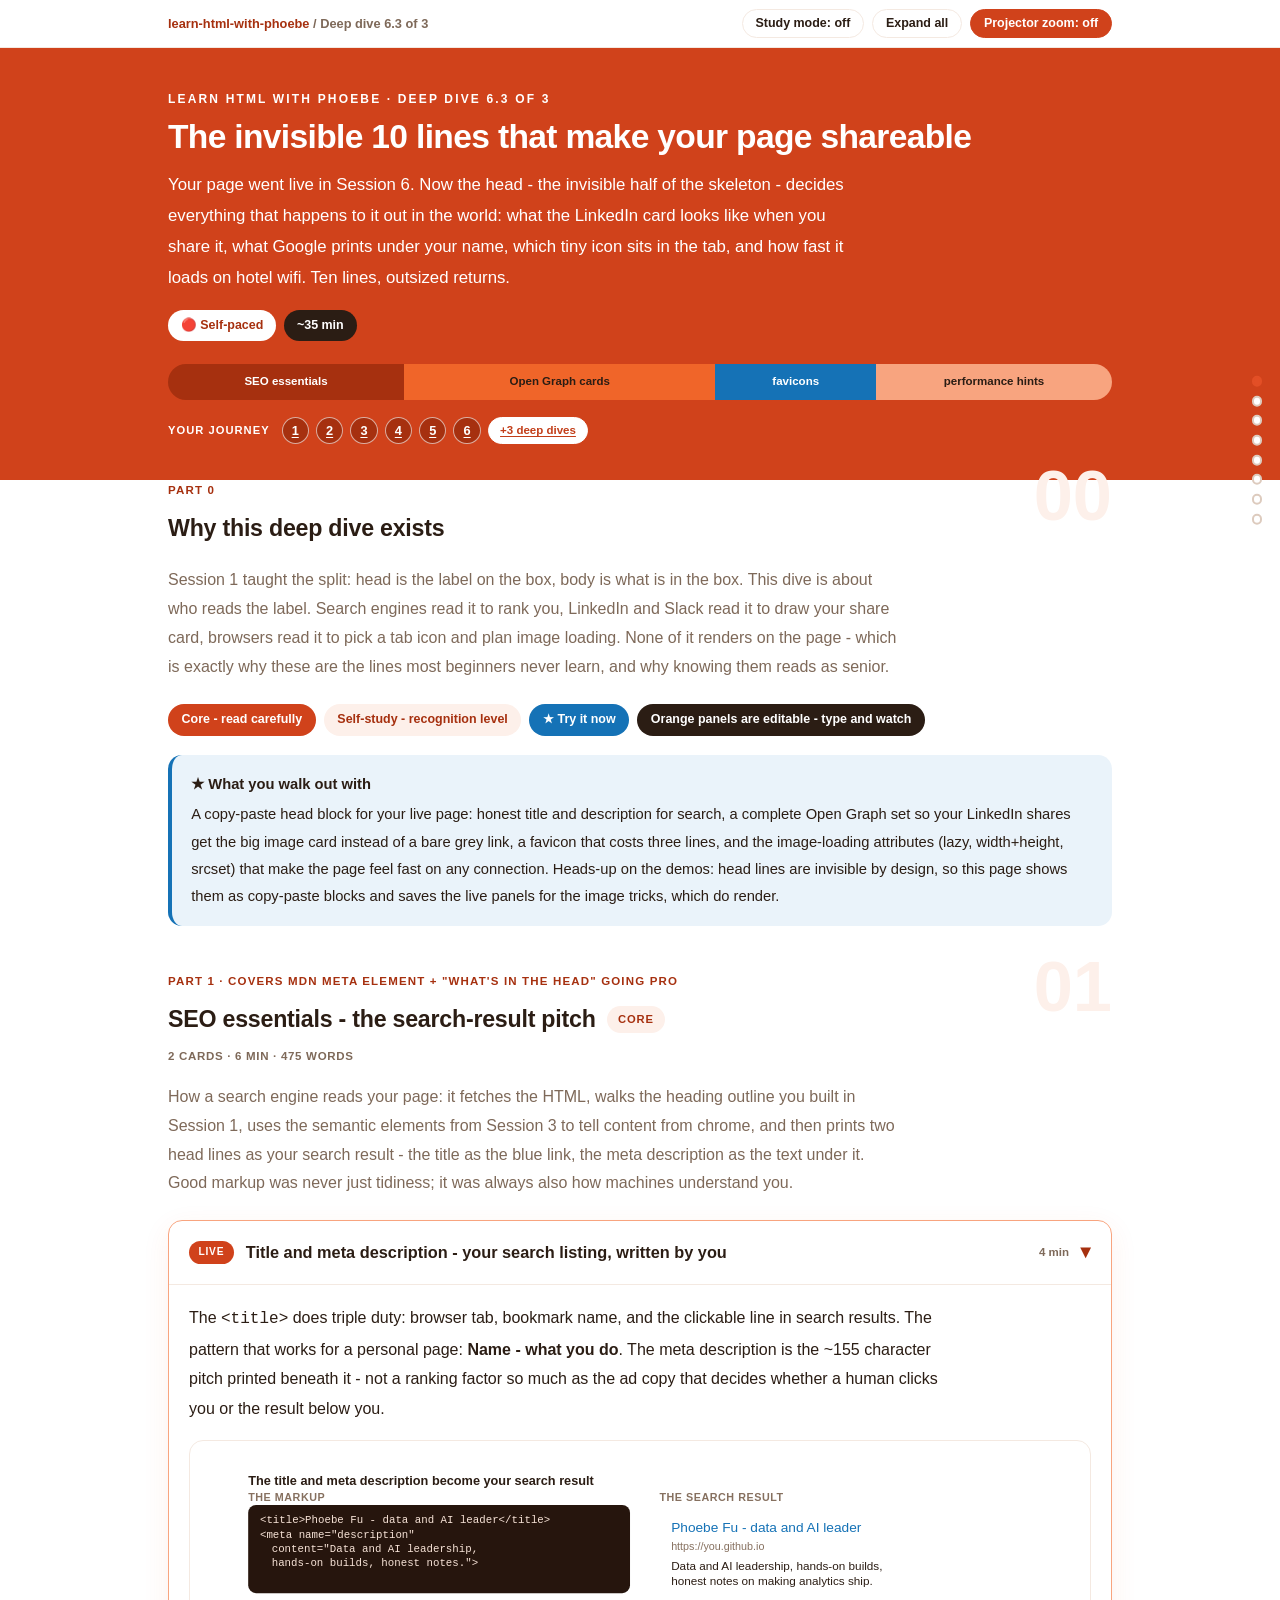
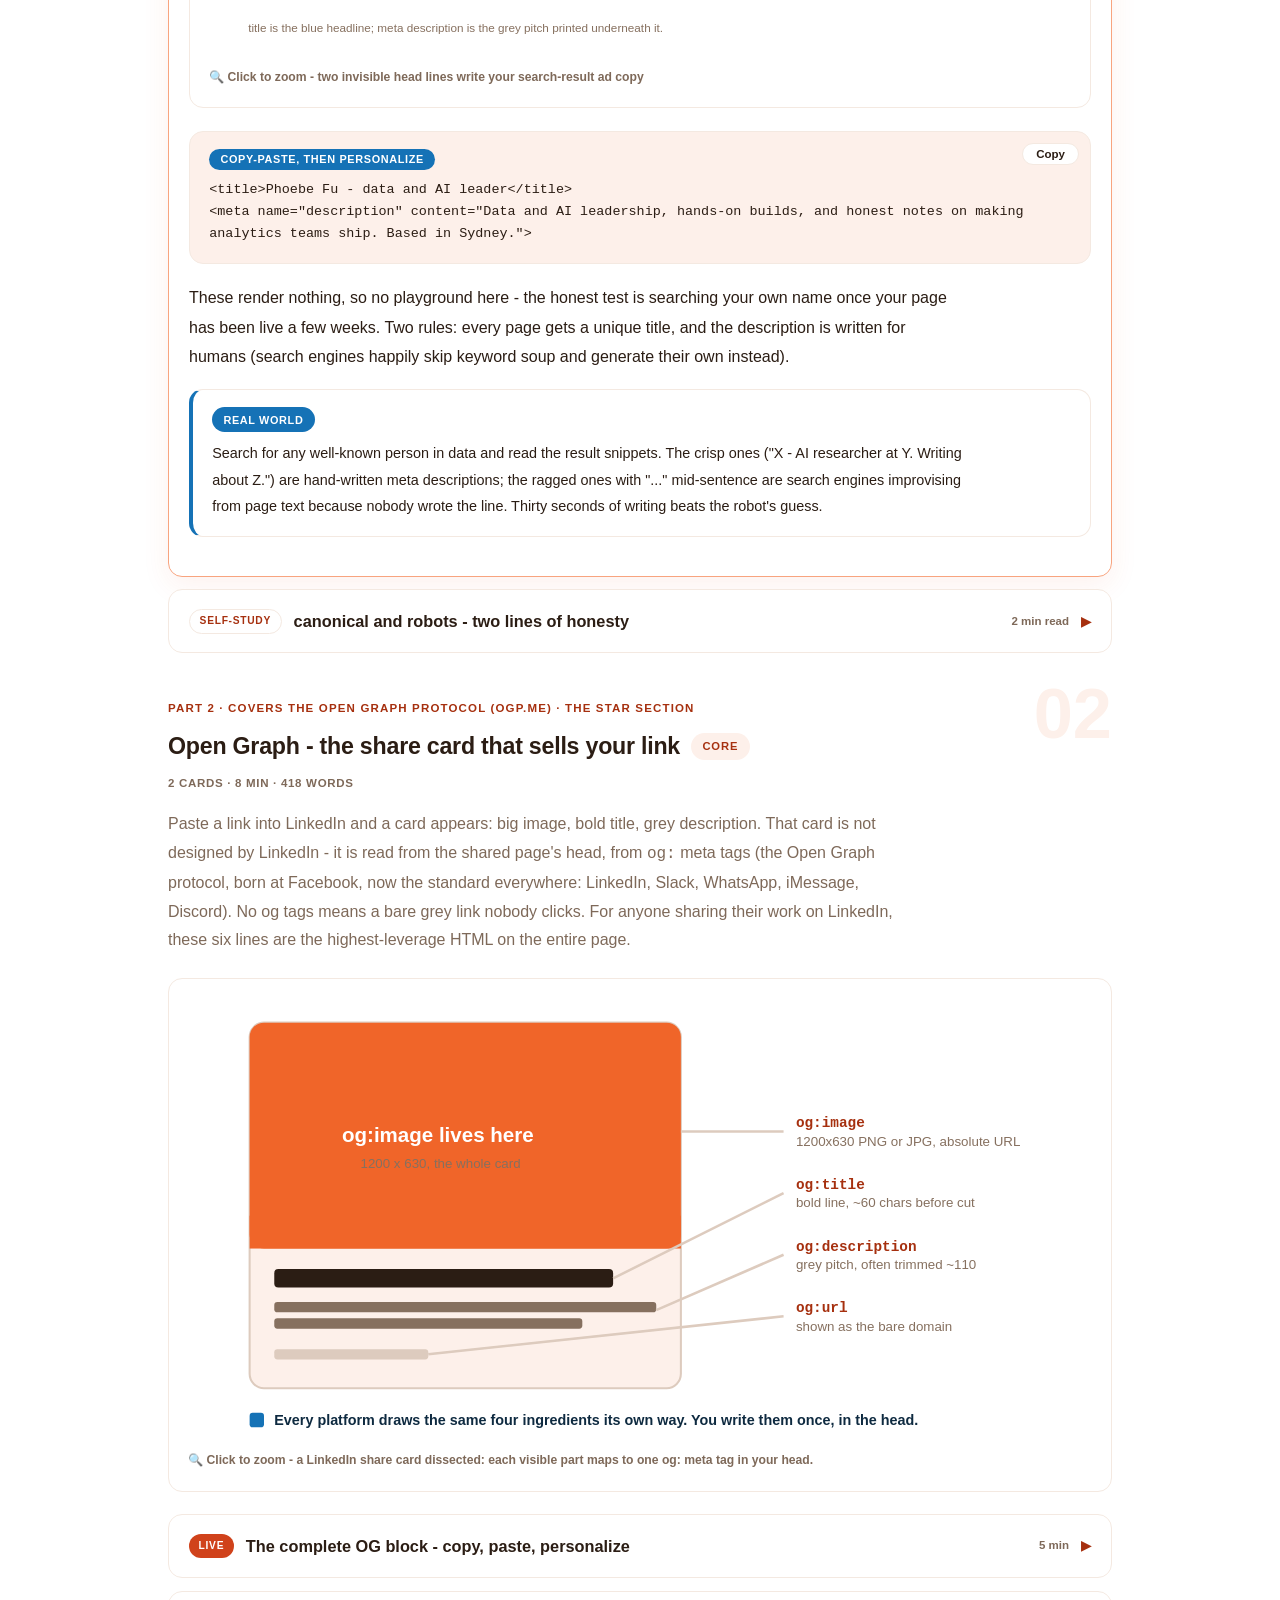
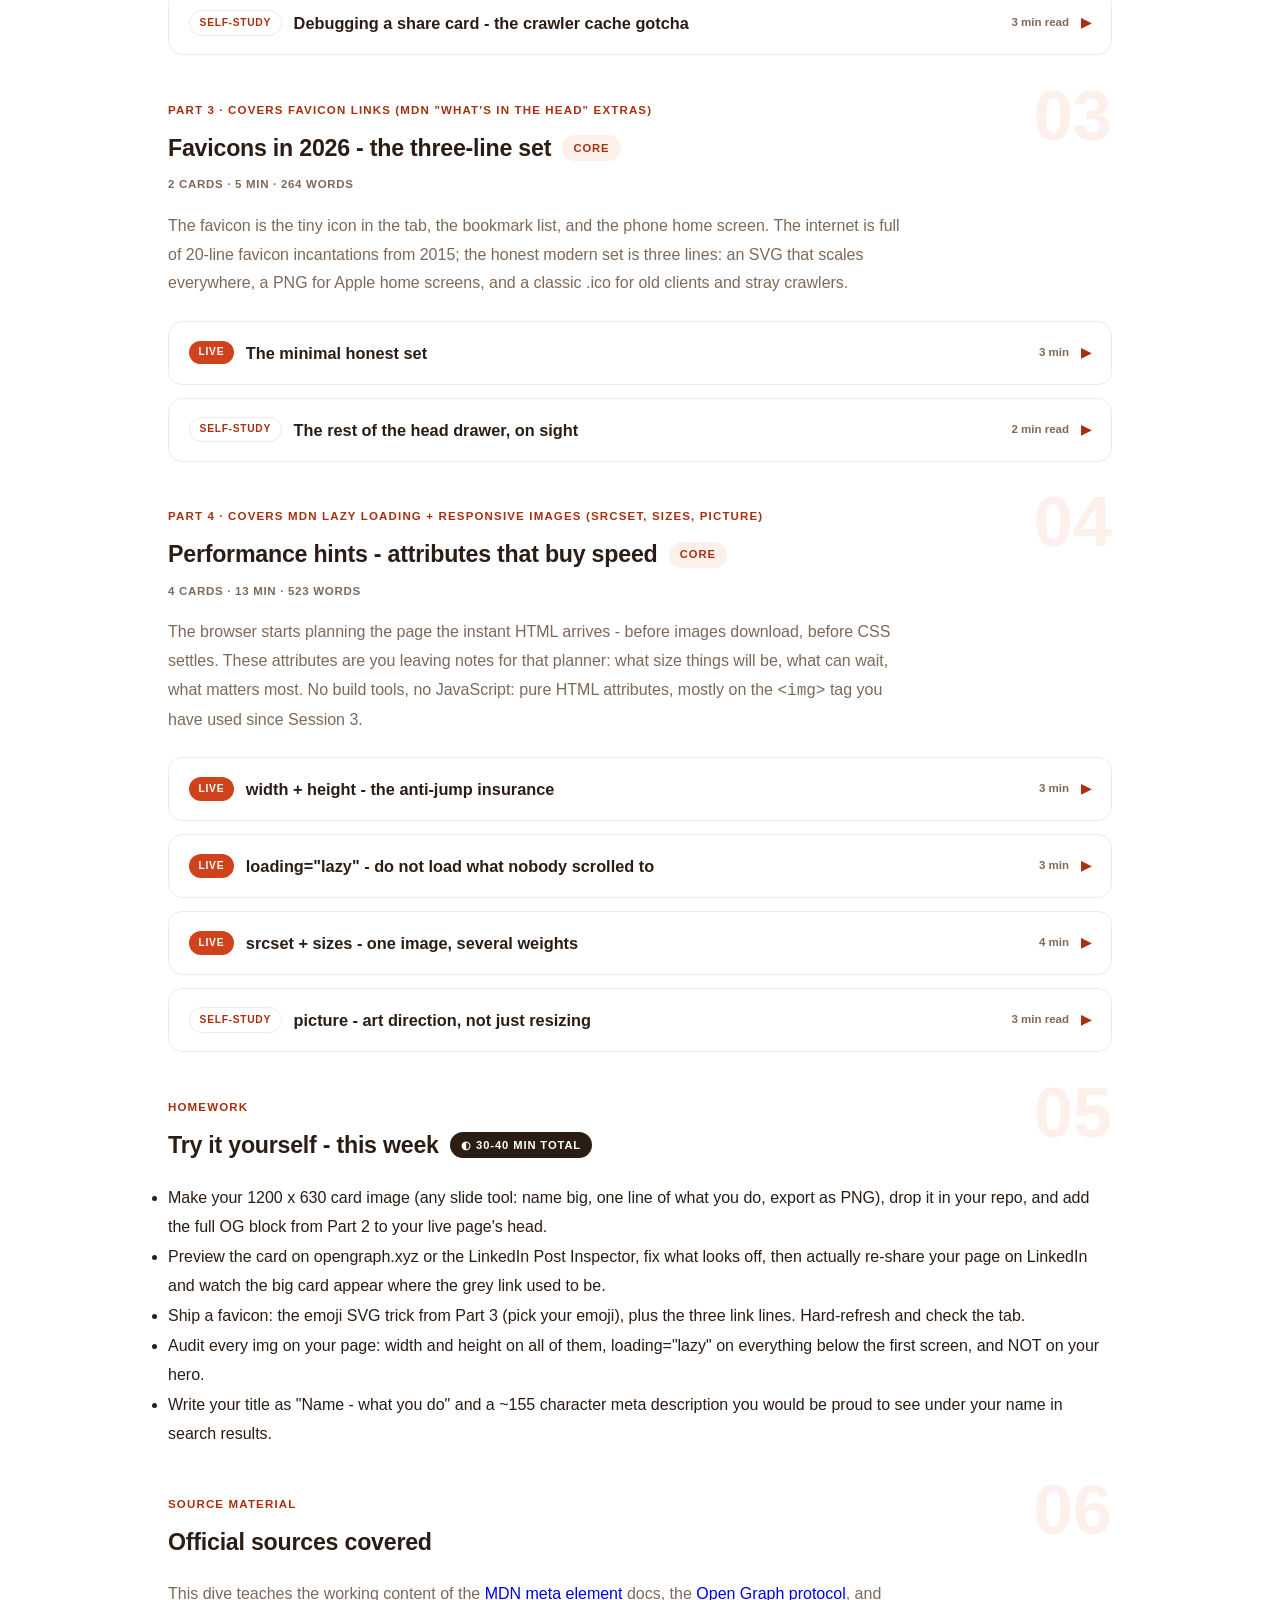
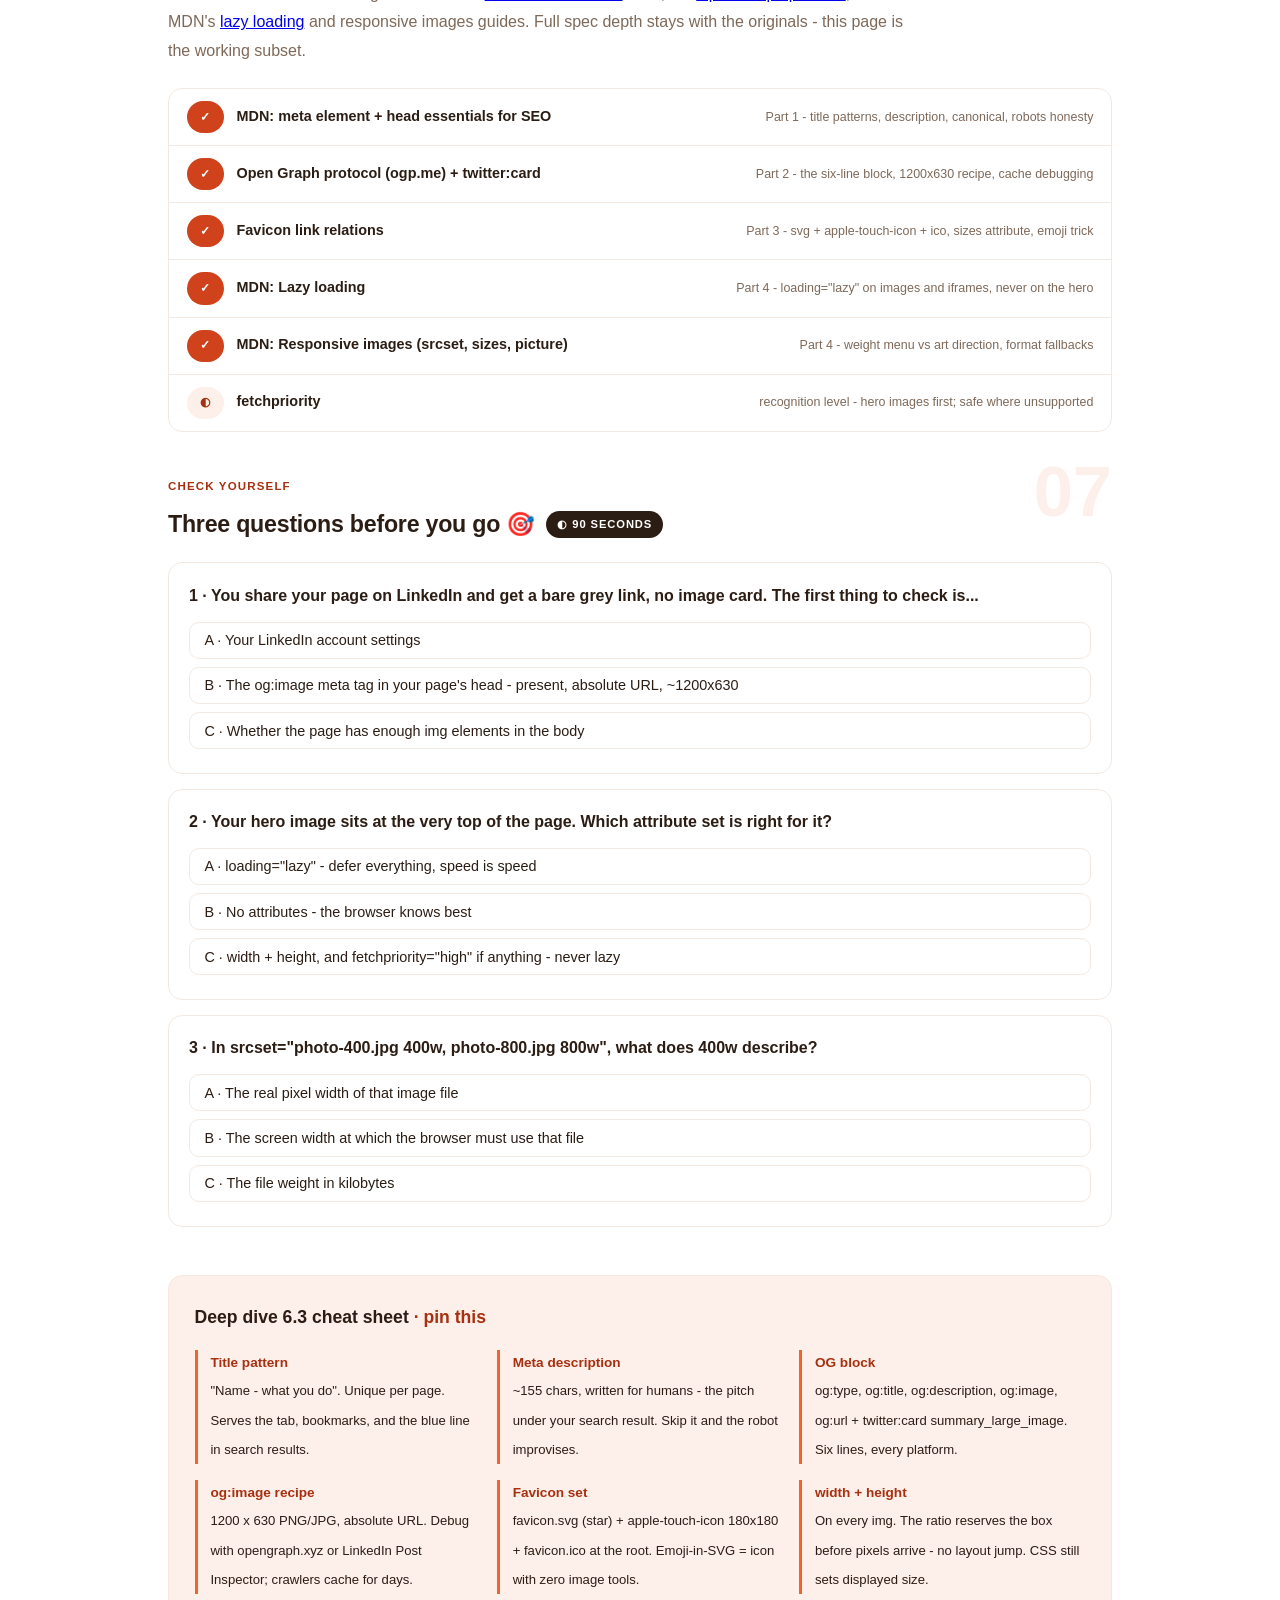
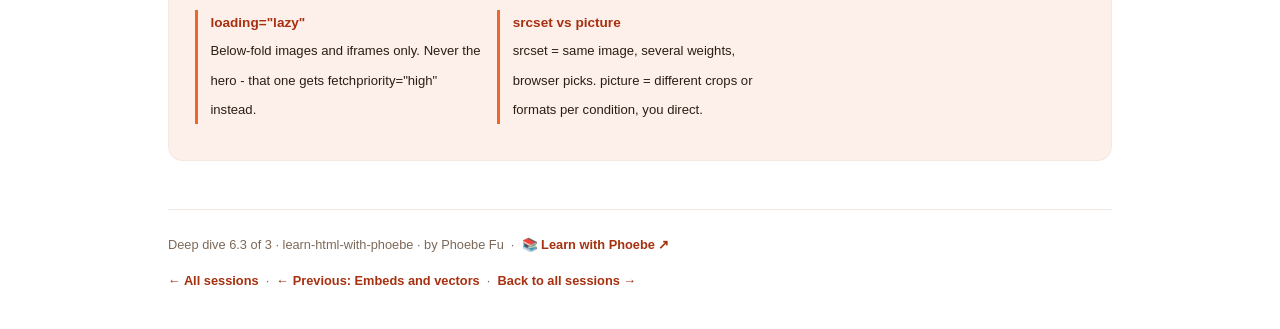
<file: courses/63-head-power-ups.html>
<!DOCTYPE html>
<html lang="en">
<head>
<meta charset="UTF-8">
<meta name="viewport" content="width=device-width, initial-scale=1.0">
<!-- social:start -->
<meta name="description" content="Deep dive 6.3 of 3. Session 1 taught the split: head is the label on the box, body is what is in the box. This dive is about who reads the label. Search engines read it to rank you, LinkedIn and...">
<meta property="og:type" content="article">
<meta property="og:site_name" content="Learn with Phoebe">
<meta property="og:title" content="The invisible 10 lines that make your page shareable - learn html with phoebe">
<meta property="og:description" content="Deep dive 6.3 of 3. Session 1 taught the split: head is the label on the box, body is what is in the box. This dive is about who reads the label. Search engines read it to rank you, LinkedIn and...">
<meta property="og:url" content="https://phoebefu6.github.io/learn-html-with-phoebe/courses/63-head-power-ups.html">
<meta property="og:image" content="https://phoebefu6.github.io/learn-html-with-phoebe/assets/og-cover.png">
<meta property="og:image:width" content="1200">
<meta property="og:image:height" content="630">
<meta name="twitter:card" content="summary_large_image">
<meta name="twitter:title" content="The invisible 10 lines that make your page shareable - learn html with phoebe">
<meta name="twitter:description" content="Deep dive 6.3 of 3. Session 1 taught the split: head is the label on the box, body is what is in the box. This dive is about who reads the label. Search engines read it to rank you, LinkedIn and...">
<meta name="twitter:image" content="https://phoebefu6.github.io/learn-html-with-phoebe/assets/og-cover.png">
<!-- social:end -->
<title>Deep dive 6.3 · Head power-ups - learn html with phoebe</title>
<link rel="stylesheet" href="../assets/style.css?v=45">
</head>
<body>

<div class="toolbar">
  <div class="wrap">
    <span class="crumb"><a href="../index.html">learn-html-with-phoebe</a> / Deep dive 6.3 of 3</span>
    <button class="btn" id="toggle-all" type="button">Expand all</button>
    <button class="btn primary" id="zoom-toggle" type="button">Projector zoom: off</button>
  </div>
</div>

<header class="masthead">
  <div class="wrap">
    <div class="eyebrow">Learn HTML with Phoebe · Deep dive 6.3 of 3</div>
    <h1>The invisible <span class="accent">10 lines</span> that make your page shareable</h1>
    <p class="sub">Your page went live in Session 6. Now the head - the invisible half of the skeleton - decides everything that happens to it out in the world: what the LinkedIn card looks like when you share it, what Google prints under your name, which tiny icon sits in the tab, and how fast it loads on hotel wifi. Ten lines, outsized returns.</p>
    <div class="chip-row">
      <span class="chip level">🔴 Self-paced</span>
      <span class="chip time">~35 min</span>
    </div>
    <div class="agenda">
      <span class="a1" style="flex:3">SEO essentials</span>
      <span class="a2" style="flex:4">Open Graph cards</span>
      <span class="a3" style="flex:2">favicons</span>
      <span class="a4" style="flex:3">performance hints</span>
    </div>
  </div>
</header>

<main class="wrap">

  <!-- ============ INTRO ============ -->
  <section class="section" id="intro">
    <div class="section-kicker">
      <span class="klabel">Part 0</span>
      <h2>Why this deep dive exists</h2>
    </div>
    <p class="lede">Session 1 taught the split: head is the label on the box, body is what is in the box. This dive is about who reads the label. Search engines read it to rank you, LinkedIn and Slack read it to draw your share card, browsers read it to pick a tab icon and plan image loading. None of it renders on the page - which is exactly why these are the lines most beginners never learn, and why knowing them reads as senior.</p>
    <div class="legend">
      <span class="pill solid">Core - read carefully</span>
      <span class="pill light">Self-study - recognition level</span>
      <span class="pill peach">★ Try it now</span>
      <span class="pill inkpill">Orange panels are editable - type and watch</span>
    </div>
    <div class="callout win">
      <strong>★ What you walk out with</strong>
      A copy-paste head block for your live page: honest title and description for search, a complete Open Graph set so your LinkedIn shares get the big image card instead of a bare grey link, a favicon that costs three lines, and the image-loading attributes (lazy, width+height, srcset) that make the page feel fast on any connection. Heads-up on the demos: head lines are invisible by design, so this page shows them as copy-paste blocks and saves the live panels for the image tricks, which do render.
    </div>
  </section>

  <!-- ============ PART 1: SEO ============ -->
  <section class="section" id="seo">
    <div class="section-kicker">
      <span class="klabel">Part 1 · covers MDN meta element + "What's in the head" going pro</span>
      <h2>SEO essentials - the search-result pitch <span class="tag concept">core</span></h2>
    </div>
    <p class="lede">How a search engine reads your page: it fetches the HTML, walks the heading outline you built in Session 1, uses the semantic elements from Session 3 to tell content from chrome, and then prints two head lines as your search result - the title as the blue link, the meta description as the text under it. Good markup was never just tidiness; it was always also how machines understand you.</p>

    <details class="card" open>
      <summary><span class="mode live">Live</span>Title and meta description - your search listing, written by you<span class="mini">4 min</span><span class="caret">▶</span></summary>
      <div class="body">
        <p>The <code>&lt;title&gt;</code> does triple duty: browser tab, bookmark name, and the clickable line in search results. The pattern that works for a personal page: <strong>Name - what you do</strong>. The meta description is the ~155 character pitch printed beneath it - not a ranking factor so much as the ad copy that decides whether a human clicks you or the result below you.</p>
<figure class="zoomable">
  <svg viewBox="0 0 880 200" xmlns="http://www.w3.org/2000/svg" role="img" aria-label="A title tag and a meta description tag next to the search result they produce: a blue clickable headline reading Phoebe Fu, data and AI leader, the page URL beneath it, and the description text printed as the grey summary line under both.">
    <style>
      .hp1T { font: 700 13px Inter, sans-serif; fill: #2B1D14; }
      .hp1H { font: 700 11px Inter, sans-serif; fill: #86705F; letter-spacing: .05em; }
      .hp1C { font: 400 11px Consolas, monospace; fill: #F7E3D7; }
      .hp1L { font: 400 14px Inter, sans-serif; fill: #1572B6; }
      .hp1U { font: 400 11px Inter, sans-serif; fill: #86705F; }
      .hp1D { font: 400 12px Inter, sans-serif; fill: #2B1D14; }
      .hp1N { font: 400 12px Inter, sans-serif; fill: #86705F; }
    </style>
    <rect x="0" y="0" width="880" height="200" fill="#FFFFFF"/>
    <text class="hp1T" x="40" y="26">The title and meta description become your search result</text>
    <text class="hp1H" x="40" y="42">THE MARKUP</text>
    <text class="hp1H" x="460" y="42">THE SEARCH RESULT</text>

    <rect x="40" y="46" width="390" height="90" rx="8" fill="#26150D"/>
    <text class="hp1C" x="52" y="64">&lt;title&gt;Phoebe Fu - data and AI leader&lt;/title&gt;</text>
    <text class="hp1C" x="52" y="80">&lt;meta name="description"</text>
    <text class="hp1C" x="64" y="94">content="Data and AI leadership,</text>
    <text class="hp1C" x="64" y="108">hands-on builds, honest notes."&gt;</text>

    <text class="hp1L" x="472" y="74">Phoebe Fu - data and AI leader</text>
    <text class="hp1U" x="472" y="92">https://you.github.io</text>
    <text class="hp1D" x="472" y="112">Data and AI leadership, hands-on builds,</text>
    <text class="hp1D" x="472" y="128">honest notes on making analytics ship.</text>

    <text class="hp1N" x="40" y="176">title is the blue headline; meta description is the grey pitch printed underneath it.</text>
  </svg>
  <figcaption>🔍 Click to zoom - two invisible head lines write your search-result ad copy</figcaption>
</figure>

        <div class="prompt-box good"><span class="label">Copy-paste, then personalize</span>&lt;title&gt;Phoebe Fu - data and AI leader&lt;/title&gt;<br>&lt;meta name="description" content="Data and AI leadership, hands-on builds, and honest notes on making analytics teams ship. Based in Sydney."&gt;</div>
        <p>These render nothing, so no playground here - the honest test is searching your own name once your page has been live a few weeks. Two rules: every page gets a unique title, and the description is written for humans (search engines happily skip keyword soup and generate their own instead).</p>
        <div class="callout example">
          <span class="ex-pill">Real world</span>
          <p>Search for any well-known person in data and read the result snippets. The crisp ones ("X - AI researcher at Y. Writing about Z.") are hand-written meta descriptions; the ragged ones with "..." mid-sentence are search engines improvising from page text because nobody wrote the line. Thirty seconds of writing beats the robot's guess.</p>
        </div>
      </div>
    </details>

    <details class="card">
      <summary><span class="mode self">Self-study</span>canonical and robots - two lines of honesty<span class="mini">2 min read</span><span class="caret">▶</span></summary>
      <div class="body">
        <ul>
          <li><code>&lt;link rel="canonical" href="https://you.github.io/"&gt;</code> - declares the one true URL when the same page is reachable several ways (with and without a trailing slash, with tracking parameters). Search engines then pool all the credit onto one address instead of splitting it.</li>
          <li><code>&lt;meta name="robots" content="noindex"&gt;</code> - asks search engines not to list the page. For drafts and private client pages, not for your portfolio. Honesty note: it is a request, not a lock - real secrets need real access control, never just a meta tag.</li>
        </ul>
        <p>That is the whole beginner SEO story, and it is deliberately boring: no tricks, no meta keywords (dead since 2009), just accurate labels on well-structured content. The heading discipline from Session 1 is doing more for your ranking than any tag in this section.</p>
      </div>
    </details>
  </section>

  <!-- ============ PART 2: OPEN GRAPH ============ -->
  <section class="section" id="og">
    <div class="section-kicker">
      <span class="klabel">Part 2 · covers the Open Graph protocol (ogp.me) · the star section</span>
      <h2>Open Graph - the share card that sells your link <span class="tag concept">core</span></h2>
    </div>
    <p class="lede">Paste a link into LinkedIn and a card appears: big image, bold title, grey description. That card is not designed by LinkedIn - it is read from the shared page's head, from <code>og:</code> meta tags (the Open Graph protocol, born at Facebook, now the standard everywhere: LinkedIn, Slack, WhatsApp, iMessage, Discord). No og tags means a bare grey link nobody clicks. For anyone sharing their work on LinkedIn, these six lines are the highest-leverage HTML on the entire page.</p>

    <figure class="zoomable">
      <svg viewBox="0 0 880 430" xmlns="http://www.w3.org/2000/svg" role="img" aria-label="Anatomy of a LinkedIn share card: og:image on top, then og:title, og:description, and the domain, each mapped to its meta tag">
        <style>
          .ogT { font: 700 17px Inter, sans-serif; fill: #2B1D14; }
          .ogW { font: 700 20px Inter, sans-serif; fill: #FFFFFF; }
          .ogM { font: 600 14px 'SF Mono', Menlo, monospace; fill: #A6300F; }
          .ogX { font: 400 13px Inter, sans-serif; fill: #86705F; }
          .ogN { font: 600 14px Inter, sans-serif; fill: #0E2A40; }
          .ogLn { stroke: #DDCBBE; stroke-width: 2.5; fill: none; }
        </style>
        <rect x="60" y="24" width="420" height="356" rx="14" fill="#FDF0EA" stroke="#DDCBBE" stroke-width="2"/>
        <rect x="60" y="24" width="420" height="220" rx="14" fill="#F06529"/>
        <rect x="60" y="212" width="420" height="32" fill="#F06529"/>
        <text class="ogW" x="150" y="140">og:image lives here</text>
        <text class="ogX" x="168" y="166" fill="#FDF0EA">1200 x 630, the whole card</text>
        <rect x="84" y="264" width="330" height="18" rx="4" fill="#2B1D14"/>
        <rect x="84" y="296" width="372" height="10" rx="3" fill="#86705F"/>
        <rect x="84" y="312" width="300" height="10" rx="3" fill="#86705F"/>
        <rect x="84" y="342" width="150" height="10" rx="3" fill="#DDCBBE"/>
        <line class="ogLn" x1="480" y1="130" x2="580" y2="130"/>
        <text class="ogM" x="592" y="126">og:image</text>
        <text class="ogX" x="592" y="144">1200x630 PNG or JPG, absolute URL</text>
        <line class="ogLn" x1="414" y1="273" x2="580" y2="190"/>
        <text class="ogM" x="592" y="186">og:title</text>
        <text class="ogX" x="592" y="204">bold line, ~60 chars before cut</text>
        <line class="ogLn" x1="456" y1="304" x2="580" y2="250"/>
        <text class="ogM" x="592" y="246">og:description</text>
        <text class="ogX" x="592" y="264">grey pitch, often trimmed ~110</text>
        <line class="ogLn" x1="234" y1="347" x2="580" y2="310"/>
        <text class="ogM" x="592" y="306">og:url</text>
        <text class="ogX" x="592" y="324">shown as the bare domain</text>
        <rect x="60" y="404" width="14" height="14" rx="3" fill="#1572B6"/>
        <text class="ogN" x="84" y="416">Every platform draws the same four ingredients its own way. You write them once, in the head.</text>
      </svg>
      <figcaption>🔍 Click to zoom - a LinkedIn share card dissected: each visible part maps to one og: meta tag in your head.</figcaption>
    </figure>

    <details class="card">
      <summary><span class="mode live">Live</span>The complete OG block - copy, paste, personalize<span class="mini">5 min</span><span class="caret">▶</span></summary>
      <div class="body">
        <p>Six og tags plus one Twitter/X line cover every platform that matters. Head-only, invisible on the page itself, so this is a copy-paste block rather than a live panel - the "preview" happens on LinkedIn:</p>
        <div class="prompt-box good"><span class="label">The full set for your page</span>&lt;meta property="og:type" content="website"&gt;<br>&lt;meta property="og:title" content="Phoebe Fu - data and AI leader"&gt;<br>&lt;meta property="og:description" content="Builds, essays, and honest notes on data and AI leadership."&gt;<br>&lt;meta property="og:image" content="https://you.github.io/card.png"&gt;<br>&lt;meta property="og:url" content="https://you.github.io/"&gt;<br>&lt;meta name="twitter:card" content="summary_large_image"&gt;</div>
        <ul>
          <li><strong>og:image is the card.</strong> Make a 1200 x 630 PNG or JPG (the universal safe size): your name big, one line of what you do, brand color background. Any slide tool exports one in five minutes. The URL must be absolute - crawlers do not resolve relative paths from your head.</li>
          <li><strong>og:title can differ from your title tag.</strong> The title tag serves search; og:title serves the feed. "Phoebe Fu - data and AI leader" works for both, but you are allowed a punchier feed version.</li>
          <li><strong>twitter:card summary_large_image</strong> is the one non-og line worth adding: it asks X (and several tools that reuse the tag) for the big-image layout instead of a thumbnail.</li>
        </ul>
      </div>
    </details>

    <details class="card">
      <summary><span class="mode self">Self-study</span>Debugging a share card - the crawler cache gotcha<span class="mini">3 min read</span><span class="caret">▶</span></summary>
      <div class="body">
        <p>The mechanic to understand: when you paste a link, the platform's crawler fetches your page <em>right then</em>, reads the og tags, and caches the result - often for days. Two consequences:</p>
        <ul>
          <li><strong>Test before you post.</strong> Paste your URL into <a href="https://www.opengraph.xyz" target="_blank" rel="noopener">opengraph.xyz</a> to preview the card across platforms, or use LinkedIn's own Post Inspector (search "LinkedIn Post Inspector", it needs a login). Both show exactly what the crawler sees.</li>
          <li><strong>Fixed a typo but the old card keeps appearing?</strong> That is the cache. The Post Inspector re-scrapes on demand; failing that, sharing the URL with a harmless query string like <code>?v=2</code> forces a fresh fetch.</li>
        </ul>
        <div class="callout example">
          <span class="ex-pill">Real world</span>
          <p>Watch your LinkedIn feed for a day: posts whose links show big branded cards get read, bare grey links scroll past. Same content, different head. People who share their work weekly get more return from these six lines than from any other HTML they will ever write.</p>
        </div>
        <p>The whole workflow, start to finish:</p>
        <div class="steps">
          <div class="step"><p>Make the 1200 x 630 image: name big, one line of what you do, brand background. Export as PNG, name it <code>card.png</code>, put it next to your <code>index.html</code>.</p></div>
          <div class="step"><p>Paste the six-line block into your head, swap in your real texts and your page's absolute URLs.</p></div>
          <div class="step"><p>Push, wait for GitHub Pages to update, then paste your URL into opengraph.xyz. Fix anything that looks off.</p></div>
          <div class="step"><p>Share on LinkedIn. Big card appears. Take the small victory lap - you earned it in the head.</p></div>
        </div>
      </div>
    </details>
  </section>

  <!-- ============ PART 3: FAVICONS ============ -->
  <section class="section" id="favicons">
    <div class="section-kicker">
      <span class="klabel">Part 3 · covers favicon links (MDN "What's in the head" extras)</span>
      <h2>Favicons in 2026 - the three-line set <span class="tag concept">core</span></h2>
    </div>
    <p class="lede">The favicon is the tiny icon in the tab, the bookmark list, and the phone home screen. The internet is full of 20-line favicon incantations from 2015; the honest modern set is three lines: an SVG that scales everywhere, a PNG for Apple home screens, and a classic .ico for old clients and stray crawlers.</p>

    <details class="card">
      <summary><span class="mode live">Live</span>The minimal honest set<span class="mini">3 min</span><span class="caret">▶</span></summary>
      <div class="body">
        <div class="prompt-box good"><span class="label">Three lines, done</span>&lt;link rel="icon" href="/favicon.svg" type="image/svg+xml"&gt;<br>&lt;link rel="apple-touch-icon" href="/apple-touch-icon.png" sizes="180x180"&gt;<br>&lt;link rel="icon" href="/favicon.ico" sizes="32x32"&gt;</div>
        <ul>
          <li><strong>The SVG is the star</strong> - one vector file, sharp at every size, and you can write it by hand with your Deep dive 6.2 skills. Modern browsers pick it first.</li>
          <li><strong>apple-touch-icon</strong> is the 180 x 180 PNG iOS uses when someone saves your page to their home screen. The <code>sizes</code> attribute tells the browser which dimensions a link offers so it can choose without downloading.</li>
          <li><strong>favicon.ico</strong> is the 1999 veteran. Browsers still request <code>/favicon.ico</code> by convention even with no link tag (check any server log), so parking one there silences 404s.</li>
        </ul>
        <p>And the beginner-favorite trick - an emoji as your favicon, via a handwritten SVG, no image editor involved:</p>
        <div class="prompt-box good"><span class="label">Save as favicon.svg</span>&lt;svg xmlns="http://www.w3.org/2000/svg" viewBox="0 0 100 100"&gt;<br>&nbsp;&nbsp;&lt;text y="0.9em" font-size="90"&gt;📊&lt;/text&gt;<br>&lt;/svg&gt;</div>
        <p>Head links do not render in a page body, so no live panel - drop the file next to your <code>index.html</code>, add the link line, hard-refresh, and watch your tab. That five-second icon change is the most visible payoff in this whole dive.</p>
      </div>
    </details>

    <details class="card">
      <summary><span class="mode self">Self-study</span>The rest of the head drawer, on sight<span class="mini">2 min read</span><span class="caret">▶</span></summary>
      <div class="body">
        <p>Three more head lines you will meet in every view-source, now demystified:</p>
        <ul>
          <li><code>&lt;meta name="viewport" content="width=device-width, initial-scale=1.0"&gt;</code> - the line that makes pages readable on phones instead of rendering a shrunken desktop. It has been in your skeleton since Session 1; now you know its job.</li>
          <li><code>&lt;meta name="theme-color" content="#E34F26"&gt;</code> - tints the browser chrome around your page on mobile. Pure polish, one line.</li>
          <li><code>&lt;meta charset="UTF-8"&gt;</code> - the Session 1 veteran, mentioned once more for placement: keep it first in the head, before any text a broken encoding could scramble.</li>
        </ul>
      </div>
    </details>
  </section>

  <!-- ============ PART 4: PERFORMANCE ============ -->
  <section class="section" id="performance">
    <div class="section-kicker">
      <span class="klabel">Part 4 · covers MDN lazy loading + responsive images (srcset, sizes, picture)</span>
      <h2>Performance hints - attributes that buy speed <span class="tag concept">core</span></h2>
    </div>
    <p class="lede">The browser starts planning the page the instant HTML arrives - before images download, before CSS settles. These attributes are you leaving notes for that planner: what size things will be, what can wait, what matters most. No build tools, no JavaScript: pure HTML attributes, mostly on the <code>&lt;img&gt;</code> tag you have used since Session 3.</p>

    <details class="card">
      <summary><span class="mode live">Live</span>width + height - the anti-jump insurance<span class="mini">3 min</span><span class="caret">▶</span></summary>
      <div class="body">
        <p>Give every image its <code>width</code> and <code>height</code> attributes. The browser uses their ratio to reserve the right box <em>before the image arrives</em>, so the text below does not jump when it lands. That jump has a name - layout shift - and it is the thing that makes you tap the wrong button on slow news sites. CSS still controls the displayed size; the attributes just promise the shape.</p>
<figure class="zoomable">
  <svg viewBox="0 0 880 300" xmlns="http://www.w3.org/2000/svg" role="img" aria-label="Before and after comparison of an img tag. Without width and height, the text below the image jumps down once the file loads, a layout shift. With width and height set, the browser reserves the exact box before the file arrives, so the text below never moves.">
    <style>
      .hp2H { font: 700 13px Inter, sans-serif; fill: #2B1D14; }
      .hp2C { font: 700 11px Consolas, monospace; fill: #A6300F; }
      .hp2B { font: 400 12px Inter, sans-serif; fill: #2B1D14; }
      .hp2N { font: 400 12px Inter, sans-serif; fill: #86705F; }
    </style>
    <rect x="0" y="0" width="880" height="300" fill="#FFFFFF"/>
    <rect x="40" y="50" width="390" height="180" rx="12" fill="#FEF2F2" stroke="#FCA5A5" stroke-width="1.5"/>
    <text class="hp2H" x="58" y="84">&#10007; no width or height</text>
    <text class="hp2C" x="58" y="114">&lt;img src="...400x260.jpg" alt="landscape"&gt;</text>
    <text class="hp2B" x="58" y="134">Text below jumps when it loads.</text>
    <text class="hp2B" x="58" y="154">That jump is called layout shift.</text>

    <rect x="450" y="50" width="390" height="180" rx="12" fill="#FDF0EA" stroke="#E34F26" stroke-width="1.5"/>
    <text class="hp2H" x="468" y="84">&#10003; width and height set</text>
    <text class="hp2C" x="468" y="114">&lt;img src="...400x260.jpg" width="400" height="260"&gt;</text>
    <text class="hp2B" x="468" y="134">Space is reserved before it loads.</text>
    <text class="hp2B" x="468" y="154">Text below never moves.</text>

    <text class="hp2N" x="40" y="276">CSS still controls the displayed size - these attributes just promise the shape up front.</text>
  </svg>
  <figcaption>🔍 Click to zoom - two attributes are the entire fix for images that make the page jump</figcaption>
</figure>

        <div class="pg" data-caption="The image declares 400 x 260, so its box exists before the pixels arrive. Delete the width and height attributes, hit Reset, and compare how the paragraph settles on each reload." data-height="240">
<pre class="pg-src">
&lt;img src="https://picsum.photos/seed/phoebe/400/260"
     width="400" height="260"
     alt="A calm placeholder landscape"&gt;
&lt;p&gt;This paragraph never jumps: the box
above was reserved from the ratio
before the image finished loading.&lt;/p&gt;
</pre>
        </div>
      </div>
    </details>

    <details class="card">
      <summary><span class="mode live">Live</span>loading="lazy" - do not load what nobody scrolled to<span class="mini">3 min</span><span class="caret">▶</span></summary>
      <div class="body">
        <p>By default the browser fetches every image on the page immediately, including the ones three screens down. <code>loading="lazy"</code> defers an image (or iframe) until the reader scrolls near it. One rule saves you from the classic mistake: <strong>never lazy-load what is visible on arrival</strong> - lazy-loading your hero image makes the most important pixels arrive last.</p>
        <div class="pg" data-caption="Scroll INSIDE the preview panel: the lower images are marked lazy, so they load as you approach them. Try adding a fourth." data-height="260">
<pre class="pg-src">
&lt;p&gt;Above the fold: loads eagerly.&lt;/p&gt;
&lt;img src="https://picsum.photos/seed/one/380/220"
     width="380" height="220" alt="First, eager"&gt;
&lt;p&gt;Below the fold: these can wait.&lt;/p&gt;
&lt;img src="https://picsum.photos/seed/two/380/220"
     width="380" height="220" loading="lazy"
     alt="Second, lazy"&gt;
&lt;img src="https://picsum.photos/seed/three/380/220"
     width="380" height="220" loading="lazy"
     alt="Third, lazy"&gt;
</pre>
        </div>
        <p>Sibling hint, recognition level: <code>fetchpriority="high"</code> on the one image that IS your page (the hero) tells the browser to fight for it first. New-ish but harmless where unsupported - unknown attributes are simply ignored, HTML's oldest safety feature.</p>
      </div>
    </details>

    <details class="card">
      <summary><span class="mode live">Live</span>srcset + sizes - one image, several weights<span class="mini">4 min</span><span class="caret">▶</span></summary>
      <div class="body">
        <p>A phone on 4G should not download the 1600-pixel version of your headshot. <code>srcset</code> lists the same image at several widths (the <code>400w</code> style numbers are each file's real pixel width), and <code>sizes</code> tells the browser how wide the slot will be, so it can pick the lightest file that still looks sharp. You provide the menu; the browser orders.</p>
        <div class="pg" data-caption="The same picture offered at three widths. The preview panel is narrow, so the browser picks a small file - your phone would too. Change sizes to 100vw and reload the thinking." data-height="240">
<pre class="pg-src">
&lt;img src="https://picsum.photos/seed/hero/400/250"
     srcset="https://picsum.photos/seed/hero/400/250 400w,
             https://picsum.photos/seed/hero/800/500 800w,
             https://picsum.photos/seed/hero/1200/750 1200w"
     sizes="(max-width: 600px) 90vw, 600px"
     width="400" height="250"
     alt="One image, three candidate files"&gt;
</pre>
        </div>
      </div>
    </details>

    <details class="card">
      <summary><span class="mode self">Self-study</span>picture - art direction, not just resizing<span class="mini">3 min read</span><span class="caret">▶</span></summary>
      <div class="body">
        <p><code>srcset</code> serves the same picture at different weights. <code>&lt;picture&gt;</code> goes further: genuinely different images for different situations - a wide landscape crop on desktop, a tight square crop on phones. The browser walks the <code>&lt;source&gt;</code> children top to bottom, takes the first whose <code>media</code> condition matches, and falls back to the inner <code>&lt;img&gt;</code> (which also carries the alt text - always).</p>
        <div class="pg" data-caption="The preview panel is narrower than 500px, so the media condition fails and the square fallback wins. Lower the 500 to 200 and the wide crop takes over." data-height="260">
<pre class="pg-src">
&lt;picture&gt;
  &lt;source media="(min-width: 500px)"
          srcset="https://picsum.photos/seed/wide/600/220"&gt;
  &lt;img src="https://picsum.photos/seed/tall/260/260"
       width="260" height="260"
       alt="Square crop for narrow screens"&gt;
&lt;/picture&gt;
&lt;p&gt;Same subject, different crop per screen -
that is art direction.&lt;/p&gt;
</pre>
        </div>
        <p>Bonus use, no media queries: a <code>&lt;source type="image/avif"&gt;</code> then <code>type="image/webp"</code> then a JPG fallback img serves modern formats to modern browsers and never breaks old ones.</p>
      </div>
    </details>
  </section>

  <!-- ============ HOMEWORK ============ -->
  <section class="section" id="exercise">
    <div class="section-kicker">
      <span class="klabel">Homework</span>
      <h2>Try it yourself - this week <span class="tag exercise">◐ 30-40 min total</span></h2>
    </div>
    <ul>
      <li>Make your 1200 x 630 card image (any slide tool: name big, one line of what you do, export as PNG), drop it in your repo, and add the full OG block from Part 2 to your live page's head.</li>
      <li>Preview the card on opengraph.xyz or the LinkedIn Post Inspector, fix what looks off, then actually re-share your page on LinkedIn and watch the big card appear where the grey link used to be.</li>
      <li>Ship a favicon: the emoji SVG trick from Part 3 (pick your emoji), plus the three link lines. Hard-refresh and check the tab.</li>
      <li>Audit every img on your page: width and height on all of them, loading="lazy" on everything below the first screen, and NOT on your hero.</li>
      <li>Write your title as "Name - what you do" and a ~155 character meta description you would be proud to see under your name in search results.</li>
    </ul>
  </section>

  <!-- ============ OFFICIAL ============ -->
  <section class="section" id="official">
    <div class="section-kicker">
      <span class="klabel">Source material</span>
      <h2>Official sources covered</h2>
    </div>
    <p class="lede">This dive teaches the working content of the <a href="https://developer.mozilla.org/en-US/docs/Web/HTML/Element/meta" target="_blank" rel="noopener">MDN meta element</a> docs, the <a href="https://ogp.me" target="_blank" rel="noopener">Open Graph protocol</a>, and MDN's <a href="https://developer.mozilla.org/en-US/docs/Web/Performance/Lazy_loading" target="_blank" rel="noopener">lazy loading</a> and responsive images guides. Full spec depth stays with the originals - this page is the working subset.</p>
    <div class="covered">
      <div class="covered-row"><span class="status pill solid">✓</span><span class="name">MDN: meta element + head essentials for SEO</span><span class="note">Part 1 - title patterns, description, canonical, robots honesty</span></div>
      <div class="covered-row"><span class="status pill solid">✓</span><span class="name">Open Graph protocol (ogp.me) + twitter:card</span><span class="note">Part 2 - the six-line block, 1200x630 recipe, cache debugging</span></div>
      <div class="covered-row"><span class="status pill solid">✓</span><span class="name">Favicon link relations</span><span class="note">Part 3 - svg + apple-touch-icon + ico, sizes attribute, emoji trick</span></div>
      <div class="covered-row"><span class="status pill solid">✓</span><span class="name">MDN: Lazy loading</span><span class="note">Part 4 - loading="lazy" on images and iframes, never on the hero</span></div>
      <div class="covered-row"><span class="status pill solid">✓</span><span class="name">MDN: Responsive images (srcset, sizes, picture)</span><span class="note">Part 4 - weight menu vs art direction, format fallbacks</span></div>
      <div class="covered-row"><span class="status pill light">◐</span><span class="name">fetchpriority</span><span class="note">recognition level - hero images first; safe where unsupported</span></div>
    </div>
  </section>

  <!-- ============ QUIZ ============ -->
  <section class="section" id="quiz">
    <div class="section-kicker">
      <span class="klabel">Check yourself</span>
      <h2>Three questions before you go 🎯 <span class="tag exercise">◐ 90 seconds</span></h2>
    </div>
    <div class="quiz-q" data-answer="1">
      <p class="qtext">1 · You share your page on LinkedIn and get a bare grey link, no image card. The first thing to check is...</p>
      <button class="qopt" type="button">A · Your LinkedIn account settings</button>
      <button class="qopt" type="button">B · The og:image meta tag in your page's head - present, absolute URL, ~1200x630</button>
      <button class="qopt" type="button">C · Whether the page has enough img elements in the body</button>
      <p class="qwhy">The crawler reads the head, not your settings and not the body. No og:image (or a relative URL it cannot fetch) means no card - and remember the cache: after fixing, force a re-scrape with the Post Inspector.</p>
    </div>
    <div class="quiz-q" data-answer="2">
      <p class="qtext">2 · Your hero image sits at the very top of the page. Which attribute set is right for it?</p>
      <button class="qopt" type="button">A · loading="lazy" - defer everything, speed is speed</button>
      <button class="qopt" type="button">B · No attributes - the browser knows best</button>
      <button class="qopt" type="button">C · width + height, and fetchpriority="high" if anything - never lazy</button>
      <p class="qwhy">Lazy is for below the fold; lazy-loading the first thing visitors see delays your most important pixels. Width and height reserve its box so nothing jumps, and fetchpriority tells the browser to fight for it first.</p>
    </div>
    <div class="quiz-q" data-answer="0">
      <p class="qtext">3 · In srcset="photo-400.jpg 400w, photo-800.jpg 800w", what does 400w describe?</p>
      <button class="qopt" type="button">A · The real pixel width of that image file</button>
      <button class="qopt" type="button">B · The screen width at which the browser must use that file</button>
      <button class="qopt" type="button">C · The file weight in kilobytes</button>
      <p class="qwhy">Each w number states the file's actual width in pixels - facts about the menu. The browser combines them with your sizes hint and the device to choose; you never dictate the choice directly.</p>
    </div>
    <p class="quiz-score"></p>
  </section>

  <!-- ============ CHEAT SHEET ============ -->
  <section class="cheat" id="cheatsheet">
    <h3>Deep dive 6.3 cheat sheet <span>· pin this</span></h3>
    <div class="grid-2">
      <div class="cheat-item"><b>Title pattern</b><span>"Name - what you do". Unique per page. Serves the tab, bookmarks, and the blue line in search results.</span></div>
      <div class="cheat-item"><b>Meta description</b><span>~155 chars, written for humans - the pitch under your search result. Skip it and the robot improvises.</span></div>
      <div class="cheat-item"><b>OG block</b><span>og:type, og:title, og:description, og:image, og:url + twitter:card summary_large_image. Six lines, every platform.</span></div>
      <div class="cheat-item"><b>og:image recipe</b><span>1200 x 630 PNG/JPG, absolute URL. Debug with opengraph.xyz or LinkedIn Post Inspector; crawlers cache for days.</span></div>
      <div class="cheat-item"><b>Favicon set</b><span>favicon.svg (star) + apple-touch-icon 180x180 + favicon.ico at the root. Emoji-in-SVG = icon with zero image tools.</span></div>
      <div class="cheat-item"><b>width + height</b><span>On every img. The ratio reserves the box before pixels arrive - no layout jump. CSS still sets displayed size.</span></div>
      <div class="cheat-item"><b>loading="lazy"</b><span>Below-fold images and iframes only. Never the hero - that one gets fetchpriority="high" instead.</span></div>
      <div class="cheat-item"><b>srcset vs picture</b><span>srcset = same image, several weights, browser picks. picture = different crops or formats per condition, you direct.</span></div>
    </div>
  </section>

  <footer class="pagefoot">
    <span>Deep dive 6.3 of 3 · learn-html-with-phoebe · by Phoebe Fu &nbsp;·&nbsp; 📚 <a href="https://phoebefu6.github.io/learn-with-phoebe/">Learn with Phoebe ↗</a></span>
    <span><a href="../index.html">← All sessions</a> &nbsp;·&nbsp; <a href="62-embeds-and-vectors.html">← Previous: Embeds and vectors</a> &nbsp;·&nbsp; <a href="../index.html">Back to all sessions →</a></span>
  </footer>

</main>

<script src="../assets/app.js?v=44"></script>
<script src="../assets/html-live.js?v=17"></script>
</body>
</html>
</file>
<file: assets/style.css>
/* learn-html-with-phoebe - editorial bold design system
   Accent: html orange #E34F26 · Ink: #2B1D14 · Flagship: amber #1572B6 */

:root {
  --indigo-solid: #D0421B;
  --indigo-text: #C23E19;
  --indigo: #E34F26;
  --indigo-deep: #A6300F;
  --indigo-mid: #F06529;
  --indigo-soft: #F8A47F;
  --indigo-50: #FDF0EA;
  --ink: #2B1D14;
  --muted: #7E6959;
  --faint: #DDCBBE;
  --hairline: #F4E9E1;
  --amber: #1572B6;
  --amber-ink: #0E2A40;
  --amber-50: #EAF3FA;
  --paper: #FFFFFF;
  --code-bg: #FDF0EA;
  --code-ink: #2B1D14;
  --radius: 14px;
}

* { margin: 0; padding: 0; box-sizing: border-box; }

html { font-size: 16px; scroll-behavior: smooth; }
html.zoom-125 { font-size: 20px; }
html.zoom-150 { font-size: 24px; }

body {
  font-family: "Inter", -apple-system, BlinkMacSystemFont, "Segoe UI", Roboto, sans-serif;
  background: var(--paper);
  color: var(--ink);
  line-height: 1.85;
  font-feature-settings: "tnum";
}

.wrap { max-width: 62rem; margin: 0 auto; padding: 0 1.5rem; }

/* ---------- header band ---------- */
.masthead {
  background: var(--indigo-solid);
  color: #fff;
  padding: 2.5rem 0 2.25rem;
}
.masthead .eyebrow {
  font-size: .75rem;
  letter-spacing: .18em;
  text-transform: uppercase;
  opacity: 1;
  font-weight: 600;
}
.masthead h1 {
  font-size: 2.1rem;
  line-height: 1.15;
  font-weight: 800;
  margin: .5rem 0 .75rem;
  letter-spacing: -.02em;
}
.masthead h1 .accent { color: inherit; }
.masthead .sub { font-size: 1.05rem; opacity: 1; max-width: 44rem; }

.chip-row { display: flex; flex-wrap: wrap; gap: .5rem; margin-top: 1.1rem; }
.chip {
  display: inline-flex;
  align-items: center;
  gap: .35rem;
  border-radius: 999px;
  padding: .25rem .8rem;
  font-size: .78rem;
  font-weight: 600;
  white-space: nowrap;
}
.chip.level { background: #fff; color: var(--indigo-text); }
.chip.audience { background: rgba(255,255,255,.08); color: #fff; border: 1px solid rgba(255,255,255,.35); }
.chip.time { background: var(--ink); color: #fff; font-variant-numeric: tabular-nums; }

/* ---------- agenda bar ---------- */
.agenda {
  display: flex;
  border-radius: 999px;
  overflow: hidden;
  margin: 1.4rem 0 0;
  font-size: .72rem;
  font-weight: 600;
  text-align: center;
  color: #fff;
}
.agenda span { padding: .45rem .3rem; white-space: nowrap; overflow: hidden; text-overflow: ellipsis; }
.agenda .a1 { background: var(--indigo-deep); }
.agenda .a2 { background: var(--indigo-mid); color: var(--ink); }
.agenda .a3 { background: var(--amber); color: #fff; }
.agenda .a4 { background: var(--indigo-soft); color: var(--ink); }

/* ---------- toolbar ---------- */
.toolbar {
  position: sticky;
  top: 0;
  z-index: 40;
  background: rgba(255,255,255,.94);
  backdrop-filter: blur(6px);
  border-bottom: 1px solid var(--hairline);
  padding: .55rem 0;
}
.toolbar .wrap { display: flex; align-items: center; gap: .5rem; flex-wrap: nowrap; }
.toolbar .crumb { font-size: .8rem; color: var(--muted); font-weight: 600; margin-right: auto; min-width: 0; white-space: nowrap; overflow: hidden; text-overflow: ellipsis; }
.toolbar .btn { white-space: nowrap; flex: none; padding: .38rem .8rem; font-size: .78rem; line-height: 1.2; }
.toolbar .crumb a { color: var(--indigo); text-decoration: none; }
.btn {
  border: 1px solid var(--hairline);
  background: #fff;
  color: var(--ink);
  border-radius: 999px;
  padding: .35rem .9rem;
  font-size: .78rem;
  font-weight: 600;
  cursor: pointer;
  font-family: inherit;
  transition: all .15s ease;
}
.btn:hover { border-color: var(--indigo); color: var(--indigo); }
.btn.primary { background: var(--indigo-solid); border-color: var(--indigo-solid); color: #fff; }
.btn.primary:hover { background: var(--indigo-deep); }

/* ---------- sections ---------- */
main { padding: 2.5rem 0 4rem; }

.section { margin-bottom: 2.8rem; }
.section-kicker { margin-bottom: 1rem; }
.section-kicker .klabel {
  display: block;
  font-size: .72rem;
  text-transform: uppercase;
  letter-spacing: .1em;
  color: var(--indigo);
  font-weight: 700;
  margin-bottom: .35rem;
}
.section-kicker h2 {
  font-size: 1.45rem;
  font-weight: 800;
  letter-spacing: -.01em;
  display: flex;
  align-items: center;
  gap: .7rem;
  flex-wrap: wrap;
}
.section-kicker .tag {
  border-radius: 999px;
  padding: .18rem .7rem;
  font-size: .7rem;
  font-weight: 700;
  text-transform: uppercase;
  letter-spacing: .08em;
}
.tag.concept { background: var(--indigo-50); color: var(--indigo-text); }
.tag.demo { background: var(--amber-50); color: var(--amber-ink); }
.tag.exercise { background: var(--ink); color: #fff; }

.lede { color: var(--muted); max-width: 46rem; margin-bottom: 1.4rem; line-height: 1.8; }

/* live vs self-study markers on cards */
.mode {
  font-size: .64rem;
  font-weight: 700;
  text-transform: uppercase;
  letter-spacing: .07em;
  padding: .14rem .6rem;
  border-radius: 999px;
  flex: none;
}
.mode.live { background: var(--indigo-solid); color: #fff; }
.mode.self { background: #fff; color: var(--muted); border: 1px solid var(--hairline); }

/* ---------- accordions ---------- */
details.card {
  border: 1px solid var(--hairline);
  border-radius: var(--radius);
  margin-bottom: .8rem;
  overflow: hidden;
  background: #fff;
}
details.card[open] { border-color: var(--indigo-soft); box-shadow: 0 8px 28px rgba(227,79,38,.08); }
details.card summary {
  list-style: none;
  cursor: pointer;
  padding: 1rem 1.25rem;
  display: flex;
  align-items: center;
  gap: .75rem;
  font-weight: 700;
  font-size: 1.02rem;
  user-select: none;
}
details.card summary::-webkit-details-marker { display: none; }
details.card summary .dot {
  width: .6rem; height: .6rem;
  border-radius: 999px;
  background: var(--indigo);
  flex: none;
}
details.card summary .mini { margin-left: auto; font-size: .72rem; color: var(--muted); font-weight: 600; white-space: nowrap; }
details.card summary .caret { transition: transform .2s ease; color: var(--indigo); font-size: .8rem; }
details.card[open] summary .caret { transform: rotate(90deg); }
details.card .body { padding: 0 1.25rem 1.4rem; border-top: 1px solid var(--hairline); padding-top: 1.15rem; }
details.card .body p { margin-bottom: 1.05rem; max-width: 48rem; }
details.card .body p:last-child { margin-bottom: 0; }
details.card .body ul, details.card .body ol { margin: 0 0 1.1rem 1.2rem; max-width: 47rem; }
details.card .body li { margin-bottom: .65rem; }
details.card .body h4 { font-size: .95rem; font-weight: 700; margin: 1.1rem 0 .45rem; }
details.card .body h4:first-child { margin-top: 0; }

/* ---------- pills & legends ---------- */
.legend { display: flex; flex-wrap: wrap; gap: .5rem; margin: 0 0 1.2rem; }
.pill {
  display: inline-flex;
  align-items: center;
  gap: .4rem;
  border-radius: 999px;
  padding: .28rem .85rem;
  font-size: .78rem;
  font-weight: 600;
}
.pill.solid { background: var(--indigo-solid); color: #fff; }
.pill.light { background: var(--indigo-50); color: var(--indigo-text); }
.pill.inkpill { background: var(--ink); color: #fff; }
.pill.amber, .pill.peach { background: var(--amber); color: #fff; }
.pill.bare { color: var(--muted); }

/* ---------- 4D grid ---------- */
.grid-2 { display: grid; grid-template-columns: repeat(auto-fit, minmax(15rem, 1fr)); gap: .8rem; margin: .5rem 0 1rem; }
.d-card {
  border: 1px solid var(--hairline);
  border-left: 4px solid var(--indigo);
  border-radius: 10px;
  padding: 1rem 1.1rem;
}
.d-card h4 { font-size: .95rem; margin-bottom: .3rem; }
.d-card h4 .lead-letter { color: var(--indigo); }
.d-card p { font-size: .86rem; color: var(--muted); margin: 0; }

/* ---------- tables ---------- */
table.clean { width: 100%; border-collapse: collapse; font-size: .9rem; margin: .4rem 0 1rem; }
table.clean th {
  text-align: left;
  font-size: .72rem;
  text-transform: uppercase;
  letter-spacing: .08em;
  color: var(--muted);
  padding: .5rem .6rem;
  border-bottom: 2px solid var(--ink);
}
table.clean td { padding: .7rem .6rem; border-bottom: .5px solid var(--hairline); vertical-align: top; line-height: 1.7; }
table.clean td:first-child { font-weight: 600; }

/* ---------- prompt boxes ---------- */
.prompt-box{
  position: relative;
  background: #FDF0EA;
  border: 1px solid #F4E9E1;
  color: #2B1D14;
  border-radius: var(--radius);
  padding: 1.1rem 1.2rem;
  margin: 1rem 0 1.2rem;
  font-family: "SF Mono", ui-monospace, Menlo, Consolas, monospace;
  font-size: .84rem;
  line-height: 1.65;
  white-space: pre-wrap;
  word-break: break-word;
}
.prompt-box .label{
  position: absolute;
  top: -0.7rem;
  left: 1rem;
  background: #C04320;
  color: #FFFFFF;
  font-family: "Inter", -apple-system, sans-serif;
  font-size: .68rem;
  font-weight: 700;
  letter-spacing: .06em;
  text-transform: uppercase;
  border-radius: 999px;
  padding: .15rem .7rem;
}
.prompt-box.bad .label { background: var(--faint); color: var(--ink); }
.prompt-box.good .label { background: var(--amber); color: #fff; }
.copy-btn{
  position: absolute;
  top: .7rem;
  right: .7rem;
  background: #FFFFFF;
  border: 1px solid #F4E9E1;
  color: #2B1D14;
  border-radius: 999px;
  padding: .25rem .8rem;
  font-size: .72rem;
  font-weight: 600;
  cursor: pointer;
  font-family: "Inter", -apple-system, sans-serif;
  transition: background .15s ease;
}
.copy-btn:hover { background: #F4E9E1; }
.copy-btn.copied { background: var(--amber); border-color: var(--amber); color: #fff; }

/* ---------- demo steps ---------- */
.steps { counter-reset: step; margin: .6rem 0 1rem; }
.step {
  display: grid;
  grid-template-columns: max-content minmax(0, 1fr);
  column-gap: .9rem;
  row-gap: .2rem;
  padding: .85rem 0;
  border-bottom: .5px solid var(--hairline);
}
.step > * { grid-column: 2; min-width: 0; }
.step > .prompt-box { margin: .8rem 0 .4rem; }
.step:last-child { border-bottom: none; }
.step::before {
  counter-increment: step;
  content: counter(step);
  flex: none;
  width: 1.7rem; height: 1.7rem;
  border-radius: 999px;
  background: var(--indigo-50);
  color: var(--indigo-text);
  font-weight: 700;
  font-size: .85rem;
  display: inline-flex;
  align-items: center;
  justify-content: center;
  margin-top: .1rem;
}
.step p { margin: 0; }

/* ---------- callouts ---------- */
.callout {
  border-radius: var(--radius);
  padding: 1rem 1.2rem;
  margin: 1rem 0;
  font-size: .92rem;
}
.callout.tip { background: var(--indigo-50); border-left: 4px solid var(--indigo); }
.callout.win { background: var(--amber-50); border-left: 4px solid var(--amber); }
.callout strong:first-child { display: block; margin-bottom: .2rem; }

.callout.example {
  background: #FFFFFF;
  border: 1px solid var(--hairline);
  border-left: 4px solid var(--amber);
  font-size: .9rem;
}
.callout.example .ex-pill {
  display: inline-block;
  background: var(--amber);
  color: #fff;
  border-radius: 999px;
  padding: .15rem .7rem;
  font-size: .68rem;
  font-weight: 700;
  text-transform: uppercase;
  letter-spacing: .06em;
  margin-bottom: .5rem;
}
.callout.example p { margin: 0 0 .75rem; max-width: 47rem; }
.callout.example p:last-child { margin-bottom: 0; }
.callout.example ul { margin: 0 0 0 1.1rem; max-width: 46rem; }
.callout.example li { margin-bottom: .6rem; }
.callout.example li:last-child { margin-bottom: 0; }

/* ---------- zoomable figures ---------- */
figure.zoomable {
  border: 1px solid var(--hairline);
  border-radius: var(--radius);
  padding: 1.2rem;
  margin: 1rem 0 1.4rem;
  cursor: zoom-in;
  transition: box-shadow .15s ease;
  background: #fff;
}
figure.zoomable:hover { box-shadow: 0 8px 28px rgba(227,79,38,.12); }
figure.zoomable svg, figure.zoomable img { width: 100%; height: auto; display: block; }
figure.zoomable figcaption {
  margin-top: .6rem;
  font-size: .76rem;
  color: var(--muted);
  font-weight: 600;
  display: flex;
  align-items: center;
  gap: .4rem;
}

.lightbox{
  position: fixed;
  inset: 0;
  z-index: 100;
  background: rgba(255,255,255,.97);
  display: none;
  align-items: center;
  justify-content: center;
  padding: 3vh 3vw;
  cursor: zoom-out;
}
.lightbox.open { display: flex; }
.lightbox .inner{
  background: #fff;
  border: 1px solid #F4E9E1;
  box-shadow: 0 10px 40px rgba(43,29,20,.14);
  border-radius: var(--radius);
  padding: 2rem;
  max-width: 94vw;
  max-height: 92vh;
  overflow: auto;
}
.lightbox .inner svg, .lightbox .inner img { width: min(88vw, 70rem); height: auto; }
.lightbox .close-hint{
  position: fixed;
  top: 1rem; right: 1.4rem;
  color: #2B1D14;
  font-size: .8rem;
  font-weight: 600;
}

/* ---------- courses covered ---------- */
.covered { border: 1px solid var(--hairline); border-radius: var(--radius); overflow: hidden; }
.covered-row {
  display: flex;
  align-items: baseline;
  gap: .8rem;
  padding: .75rem 1.1rem;
  border-bottom: .5px solid var(--hairline);
  font-size: .9rem;
}
.covered-row:last-child { border-bottom: none; }
.covered-row .status { flex: none; }
.covered-row .name { font-weight: 600; }
.covered-row .note { margin-left: auto; color: var(--muted); font-size: .78rem; text-align: right; }

/* ---------- cheat sheet footer ---------- */
.cheat{
  background: #FDF0EA;
  border: 1px solid #F4E9E1;
  color: #2B1D14;
  border-radius: var(--radius);
  padding: 1.6rem 1.6rem 1.3rem;
  margin-top: 3rem;
}
.cheat h3 { font-size: 1.1rem; margin-bottom: 1rem; }
.cheat h3 span { color: #A6300F; }
.cheat .grid-2 { gap: 1rem; }
.cheat .cheat-item { border-left: 3px solid var(--indigo-mid); padding-left: .8rem; }
.cheat .cheat-item b { display: block; font-size: .85rem; color: #A6300F; }
.cheat .cheat-item span { font-size: .82rem; color: #2B1D14; }

footer.pagefoot {
  border-top: 1px solid var(--hairline);
  margin-top: 3rem;
  padding: 1.4rem 0 2.5rem;
  font-size: .8rem;
  color: var(--muted);
  display: flex;
  justify-content: space-between;
  flex-wrap: wrap;
  gap: .8rem;
}
footer.pagefoot a { color: var(--indigo); text-decoration: none; font-weight: 600; }

/* ---------- wayfinding: reading progress + section dots + part numbers ---------- */

#progress-bar {
  position: fixed;
  top: 0; left: 0;
  height: 3px;
  width: 0;
  background: linear-gradient(90deg, var(--indigo), var(--amber));
  z-index: 90;
}

.pagenav {
  position: fixed;
  right: 1.1rem;
  top: 50%;
  transform: translateY(-50%);
  z-index: 50;
  display: flex;
  flex-direction: column;
  gap: .55rem;
}
.pagenav a {
  width: .68rem; height: .68rem;
  border-radius: 999px;
  background: #fff;
  border: 2px solid var(--faint);
  display: block;
  position: relative;
  transition: all .15s ease;
}
.pagenav a:hover { border-color: var(--indigo); transform: scale(1.3); }
.pagenav a.active { background: var(--indigo); border-color: var(--indigo); }
.pagenav a .nlabel {
  position: absolute;
  right: 1.4rem;
  top: 50%;
  transform: translateY(-50%);
  background: var(--ink);
  color: #fff;
  font-size: .7rem;
  font-weight: 600;
  padding: .22rem .65rem;
  border-radius: 6px;
  white-space: nowrap;
  opacity: 0;
  pointer-events: none;
  transition: opacity .15s ease;
}
.pagenav a:hover .nlabel { opacity: 1; }
@media (max-width: 74rem) { .pagenav { display: none; } }

main { counter-reset: partnum -1; }
.section .section-kicker { position: relative; }
.section .section-kicker::before {
  counter-increment: partnum;
  content: counter(partnum, decimal-leading-zero);
  position: absolute;
  right: 0;
  top: -1.2rem;
  font-size: 4.4rem;
  font-weight: 800;
  color: var(--indigo-50);
  line-height: 1;
  font-variant-numeric: tabular-nums;
  pointer-events: none;
  z-index: 0;
}
.section .section-kicker > * { position: relative; z-index: 1; }

details.card summary { transition: background .15s ease; }
details.card summary:hover { background: #FDF8F4; }

/* ---------- journey strip: you are here in the series ---------- */
.journey {
  display: flex;
  align-items: center;
  gap: .45rem;
  margin-top: 1.1rem;
  flex-wrap: wrap;
}
.journey .jlabel { font-size: .7rem; font-weight: 700; text-transform: uppercase; letter-spacing: .09em; opacity: 1; margin-right: .3rem; }
.journey a {
  width: 1.7rem; height: 1.7rem;
  border-radius: 999px;
  display: inline-flex;
  align-items: center;
  justify-content: center;
  font-size: .8rem;
  font-weight: 700;
  text-decoration: none;
  color: #fff;
  border: 1.5px solid rgba(255,255,255,.45);
  transition: all .15s ease;
  font-variant-numeric: tabular-nums;
}
.journey a:hover { border-color: #fff; transform: scale(1.12); }
.journey a.here { background: #fff; color: var(--indigo-text); border-color: #fff; }
.journey a.dd-chip { width: auto; border-radius: 999px; padding: 0 .7rem; font-size: .72rem; }

/* ---------- check-yourself quiz ---------- */
.quiz-q {
  border: 1px solid var(--hairline);
  border-radius: var(--radius);
  padding: 1.1rem 1.25rem 1rem;
  margin-bottom: .9rem;
  background: #fff;
}
.quiz-q .qtext { font-weight: 700; margin-bottom: .7rem; }
.quiz-q .qopt {
  display: block;
  width: 100%;
  text-align: left;
  background: #fff;
  border: 1px solid var(--hairline);
  border-radius: 10px;
  padding: .6rem .9rem;
  margin-bottom: .5rem;
  font-size: .9rem;
  font-family: inherit;
  color: var(--ink);
  cursor: pointer;
  transition: all .15s ease;
}
.quiz-q .qopt:hover { border-color: var(--indigo); background: var(--indigo-50); }
.quiz-q .qopt.correct { background: var(--indigo-solid); border-color: var(--indigo-solid); color: #fff; font-weight: 600; }
.quiz-q .qopt.correct::after { content: "  ✓"; }
.quiz-q .qopt.wrong { background: #FEF2F2; border-color: #FCA5A5; color: #991B1B; animation: qshake .3s ease; }
.quiz-q .qopt.wrong::after { content: "  ✗ try again"; font-size: .78rem; }
.quiz-q .qopt:disabled { cursor: default; }
.quiz-q .qwhy {
  display: none;
  background: var(--amber-50);
  border-left: 4px solid var(--amber);
  border-radius: 8px;
  padding: .6rem .9rem;
  font-size: .86rem;
  margin-top: .3rem;
}
.quiz-q.answered .qwhy { display: block; }
@keyframes qshake {
  0%, 100% { transform: translateX(0); }
  25% { transform: translateX(-5px); }
  75% { transform: translateX(5px); }
}
.quiz-score { font-weight: 700; color: var(--indigo); margin-top: .4rem; }

@media (prefers-reduced-motion: reduce) {
  .quiz-q .qopt.wrong { animation: none; }
  .journey a:hover { transform: none; }
}

/* ---------- micro-interactions (react-bits inspired, vanilla) ---------- */

/* BlurText: staggered word reveal on the masthead headline */
.masthead h1 .bw {
  display: inline-block;
  opacity: 0;
  filter: blur(8px);
  transform: translateY(.35em);
  animation: bw-in .7s cubic-bezier(.22,.9,.35,1) forwards;
  animation-delay: var(--bw-delay, 0s);
}
@keyframes bw-in {
  to { opacity: 1; filter: blur(0); transform: translateY(0); }
}

/* SpotlightCard: cursor-following highlight on accordion cards */
details.card { position: relative; }
details.card::after {
  content: "";
  position: absolute;
  inset: 0;
  pointer-events: none;
  opacity: 0;
  transition: opacity .3s ease;
  background: radial-gradient(320px circle at var(--mx, 50%) var(--my, 50%), rgba(227,79,38,.09), transparent 65%);
}
details.card:hover::after { opacity: 1; }

/* ScrollReveal: sections rise in as they enter the viewport */
.js-reveal .section {
  opacity: 0;
  transform: translateY(16px);
  transition: opacity .6s ease, transform .6s cubic-bezier(.22,.9,.35,1);
}
.js-reveal .section.revealed { opacity: 1; transform: none; }

@media (prefers-reduced-motion: reduce) {
  .masthead h1 .bw { animation: none; opacity: 1; filter: none; transform: none; }
  details.card::after { display: none; }
  .js-reveal .section { opacity: 1; transform: none; transition: none; }
}

@media (max-width: 40rem) {
  .masthead h1 { font-size: 1.6rem; }
  .agenda span { font-size: .6rem; }
  .toolbar .crumb { display: none; }
}

@media print {
  .toolbar, .copy-btn { display: none; }
  details.card { border: 1px solid #ccc; }
}

/* ===== live html playgrounds (html-live.js) ===== */
.pg { margin: 26px 0; border: 1px solid var(--hairline); border-radius: var(--radius); background: var(--paper); box-shadow: 0 10px 30px rgba(43,29,20,.06); overflow: hidden; }
.pg-bar { display: flex; align-items: center; gap: 10px; padding: 10px 14px; border-bottom: 1px solid var(--hairline); background: var(--indigo-50); flex-wrap: wrap; }
.pg-dot { width: 10px; height: 10px; border-radius: 50%; background: var(--indigo); box-shadow: 0 0 0 4px rgba(227,79,38,.15); animation: pgpulse 2.4s ease infinite; }
@keyframes pgpulse { 0%,100% { box-shadow: 0 0 0 3px rgba(227,79,38,.12);} 50% { box-shadow: 0 0 0 7px rgba(227,79,38,.05);} }
.pg-title { font-size: 11px; font-weight: 800; letter-spacing: .12em; text-transform: uppercase; color: var(--indigo-deep); }
.pg-spacer { flex: 1; }
.pg-btn { border: 1px solid var(--hairline); background: #fff; font: inherit; font-size: 12px; font-weight: 700; color: var(--indigo-deep); padding: 5px 12px; border-radius: 999px; cursor: pointer; }
.pg-btn:hover { border-color: var(--indigo-soft); }
.pg-touched .pg-dot { background: var(--amber); box-shadow: 0 0 0 4px rgba(21,114,182,.15); }
.pg-split { display: grid; grid-template-columns: 1fr 1fr; }
@media (max-width: 720px) { .pg-split { grid-template-columns: 1fr; } }
.pg-code-wrap, .pg-preview-wrap { display: flex; flex-direction: column; min-width: 0; }
.pg-code-wrap { border-right: 1px solid var(--hairline); }
@media (max-width: 720px) { .pg-code-wrap { border-right: 0; border-bottom: 1px solid var(--hairline); } }
.pg-label { font-size: 10.5px; font-weight: 800; letter-spacing: .1em; text-transform: uppercase; color: var(--muted); padding: 8px 14px 4px; }
.pg-code { flex: 1; width: 100%; min-height: var(--pg-h, 220px); border: 0; resize: vertical; padding: 10px 16px 14px; background: var(--code-bg); color: var(--code-ink); font-family: 'SF Mono', Menlo, Consolas, monospace; font-size: 13px; line-height: 1.7; white-space: pre; overflow: auto; outline: none; }
.pg-code-wrap .pg-label { background: var(--code-bg); color: var(--ink); padding-top: 10px; }
.pg-frame { flex: 1; width: 100%; min-height: var(--pg-h, 220px); border: 0; background: #fff; }
.pg-cap { padding: 10px 16px; border-top: 1px dashed var(--hairline); font-size: 13px; color: var(--muted); }
.pg-src { display: none; }

/* === LWP-PATCH v2 === */
/* palette-agnostic aliases: 75 repos use --indigo/--amber, 1 uses --pine/--clay */
:root {
  --pv-accent: var(--indigo, var(--pine, #334155));
  --pv-flag: var(--amber, var(--clay, #B45309));
  --pv-flag-50: var(--amber-50, var(--clay-50, #FEF3E2));
}

/* ============================================================
   v2 - readable on a phone + reading modes
   Layout only. No palette tokens are changed.
   ============================================================ */

/* --- skip link --- */
.skip-link {
  position: absolute; left: -9999px; top: 0; z-index: 200;
  background: var(--pv-accent); color: #fff;
  padding: .7rem 1.1rem; border-radius: 0 0 var(--radius) 0;
  font-weight: 700; font-size: .85rem; text-decoration: none;
}
.skip-link:focus { left: 0; }

/* --- visible keyboard focus everywhere --- */
:focus-visible {
  outline: 3px solid var(--pv-flag);
  outline-offset: 2px;
  border-radius: 4px;
}

/* --- diagrams: hold authored width, scroll instead of shrinking --- */
.figscroll { overflow-x: auto; -webkit-overflow-scrolling: touch; overscroll-behavior-x: contain; }
.figscroll::-webkit-scrollbar { height: 6px; }
.figscroll::-webkit-scrollbar-thumb { background: var(--faint); border-radius: 3px; }

/* --- tables: scroll container + sticky row label --- */
.tablescroll { overflow-x: auto; -webkit-overflow-scrolling: touch; border-radius: var(--radius); }

/* --- section contents counter --- */
.sec-meta {
  display: block; margin-top: .3rem;
  font-size: .72rem; font-weight: 700; letter-spacing: .06em;
  text-transform: uppercase; color: var(--muted);
  font-variant-numeric: tabular-nums;
}

/* --- study-mode switch --- */
.btn.mode-on { background: var(--pv-flag); border-color: var(--pv-flag); color: #fff; }

/* --- deep-linked card gets a moment of emphasis --- */
details.card.linked { border-color: var(--pv-flag); box-shadow: 0 0 0 3px var(--pv-flag-50); }

@media (max-width: 820px) {
  /* labels keep the size they were drawn at; the figure scrolls */
  figure.zoomable svg { min-width: 820px; }
  .figscroll .mm-svg, .mindmap svg { min-width: 840px; }

  table.clean { min-width: 620px; }
  table.clean th:first-child,
  table.clean td:first-child {
    position: sticky; left: 0; background: #fff;
    box-shadow: 1px 0 0 var(--hairline);
  }

  pre, .prompt-box { overflow-x: auto; }

  /* 44px tap targets */
  details.card summary { min-height: 44px; }
  .qopt { min-height: 44px; display: flex; align-items: center; padding: .7rem .9rem; }
  .toolbar .btn, .pagefoot a { min-height: 44px; display: inline-flex; align-items: center; justify-content: center; }
  .toolbar .crumb, .toolbar #zoom-toggle { display: none; }
  .toolbar .btn { flex: 1 1 0; padding: .3rem .4rem; font-size: .72rem; }
  table.clean { display: block; overflow-x: auto; -webkit-overflow-scrolling: touch; }
}

@media (max-width: 640px) {
  /* long inline code tokens and nowrap chips are the two things that still
     forced the page sideways below 640px: let them break rather than push
     the layout. Inside the media query only - desktop is untouched. */
  :not(pre) > code, .prompt-box span, code span,
  p span, li span, td span { overflow-wrap: anywhere; word-break: break-word; }
  .chip, .syn-chip, .pill, .mode, .tag { white-space: normal; max-width: 100%; }

  /* the agenda bar truncated its own labels into nonsense - stack it */
  .agenda { flex-direction: column; align-items: stretch; gap: .3rem; }
  .agenda span { font-size: .74rem; text-align: left; padding: .4rem .7rem; flex: none !important; }
  .chip-row, .legend { flex-wrap: wrap; }
  .journey { flex-wrap: wrap; row-gap: .45rem; }
}

/* --- print: a session should print as a complete handout --- */
@media print {
  .pagenav, #progress-bar, .skip-link, .journey, .lightbox { display: none !important; }
  details.card > .body { display: block !important; }
  details.card, figure, table.clean, .callout { break-inside: avoid; page-break-inside: avoid; }
  figure.zoomable svg { min-width: 0; max-width: 100%; }
  .figscroll, .tablescroll { overflow: visible; }
  a[href^="http"]::after { content: " (" attr(href) ")"; font-size: .72rem; color: #555; }
}

/* swipe hint: own line, only when the diagram really does scroll */
figure.zoomable.can-scroll figcaption { flex-wrap: wrap; }
figure.zoomable.can-scroll figcaption::after {
  content: "swipe the diagram \2192";
  flex: 0 0 100%;
  margin-top: .2rem;
  font-size: .72rem;
  font-weight: 700;
  letter-spacing: .04em;
  color: var(--pv-flag);
}
/* === /LWP-PATCH === */
/* layout-patch-3: phone-width overflow (2026-10-10) */
.sql-bar { flex-wrap: wrap; }
@media (max-width: 480px) {
  .covered-row { flex-wrap: wrap; }
  .covered-row .note { margin-left: 0; text-align: left; flex-basis: 100%; }
  details.card summary { flex-wrap: wrap; }
  details.card summary .mini { white-space: normal; }
  .wk, .sqlbox, .prompt-box, pre { max-width: 100%; overflow-x: auto; }
  .mono, code, strong, .note { overflow-wrap: anywhere; }
  select, input[type=range], label { max-width: 100%; }
  canvas, svg, img { max-width: 100%; height: auto; }
  .tree-kids, .tree-node-wrap, .tree-node, .rb-night, .al-row, .gd-field, .tl-row, .sl-row { max-width: 100%; overflow-x: auto; }
  .tl-cols, .sl-cols, .bb-cols, .ev-cols, [class$="-cols"] { grid-template-columns: 1fr !important; display: grid; }
  .tl-cols > *, .sl-cols > *, [class$="-cols"] > * { min-width: 0; max-width: 100%; }
  .mono { white-space: normal; }
  .er-w, .bb-lab, .tl-lev, .sl-lev { max-width: 100%; white-space: normal; }
}
/* contrast-patch-2b */
.cheat a { color: var(--indigo-deep, var(--ink)); }
.chip.audience { background: transparent; border-color: rgba(255,255,255,.55); }
.masthead a, .masthead .sub a { color: #fff; text-decoration: underline; text-underline-offset: 2px; }
.prompt-box b, .prompt-box strong { color: var(--indigo-deep, var(--ink)); }
.prompt-box span, .prompt-box em, .prompt-box i { color: inherit; }
.pp-stamp i { color: var(--ink); }
/* contrast-patch-2 */
.klabel, .section-kicker .klabel, details.card summary .caret, .crumb a, .toolbar .crumb a, .pagenav a, .pagefoot a, footer.pagefoot a, .pagefoot p a, .cnum, .course-card .cnum, .pill.light, .covered-row .status.light, .paths a, .tag.concept, .chip.level, .quiz-score, .mmd-launch, .mode.self, .legend .pill.light { color: var(--indigo-deep); }
.chip.audience { background: transparent; border-color: rgba(255,255,255,.55); }
.journey a { background: var(--indigo-deep); border-color: rgba(255,255,255,.6); }
.skip-link { background: var(--indigo-deep); }

/* Prompt-box label sits inside the box (2026-10-12). Hanging it 0.7rem above the edge let any
   overflow:auto parent cut it in half; in normal flow nothing can clip it. The right margin
   keeps it clear of the Copy button; long labels wrap instead of running under it. */
.prompt-box > .label{ position: static; display: table; margin: 0 5.2rem .55rem 0; white-space: normal; line-height: 1.45; }
</file>
